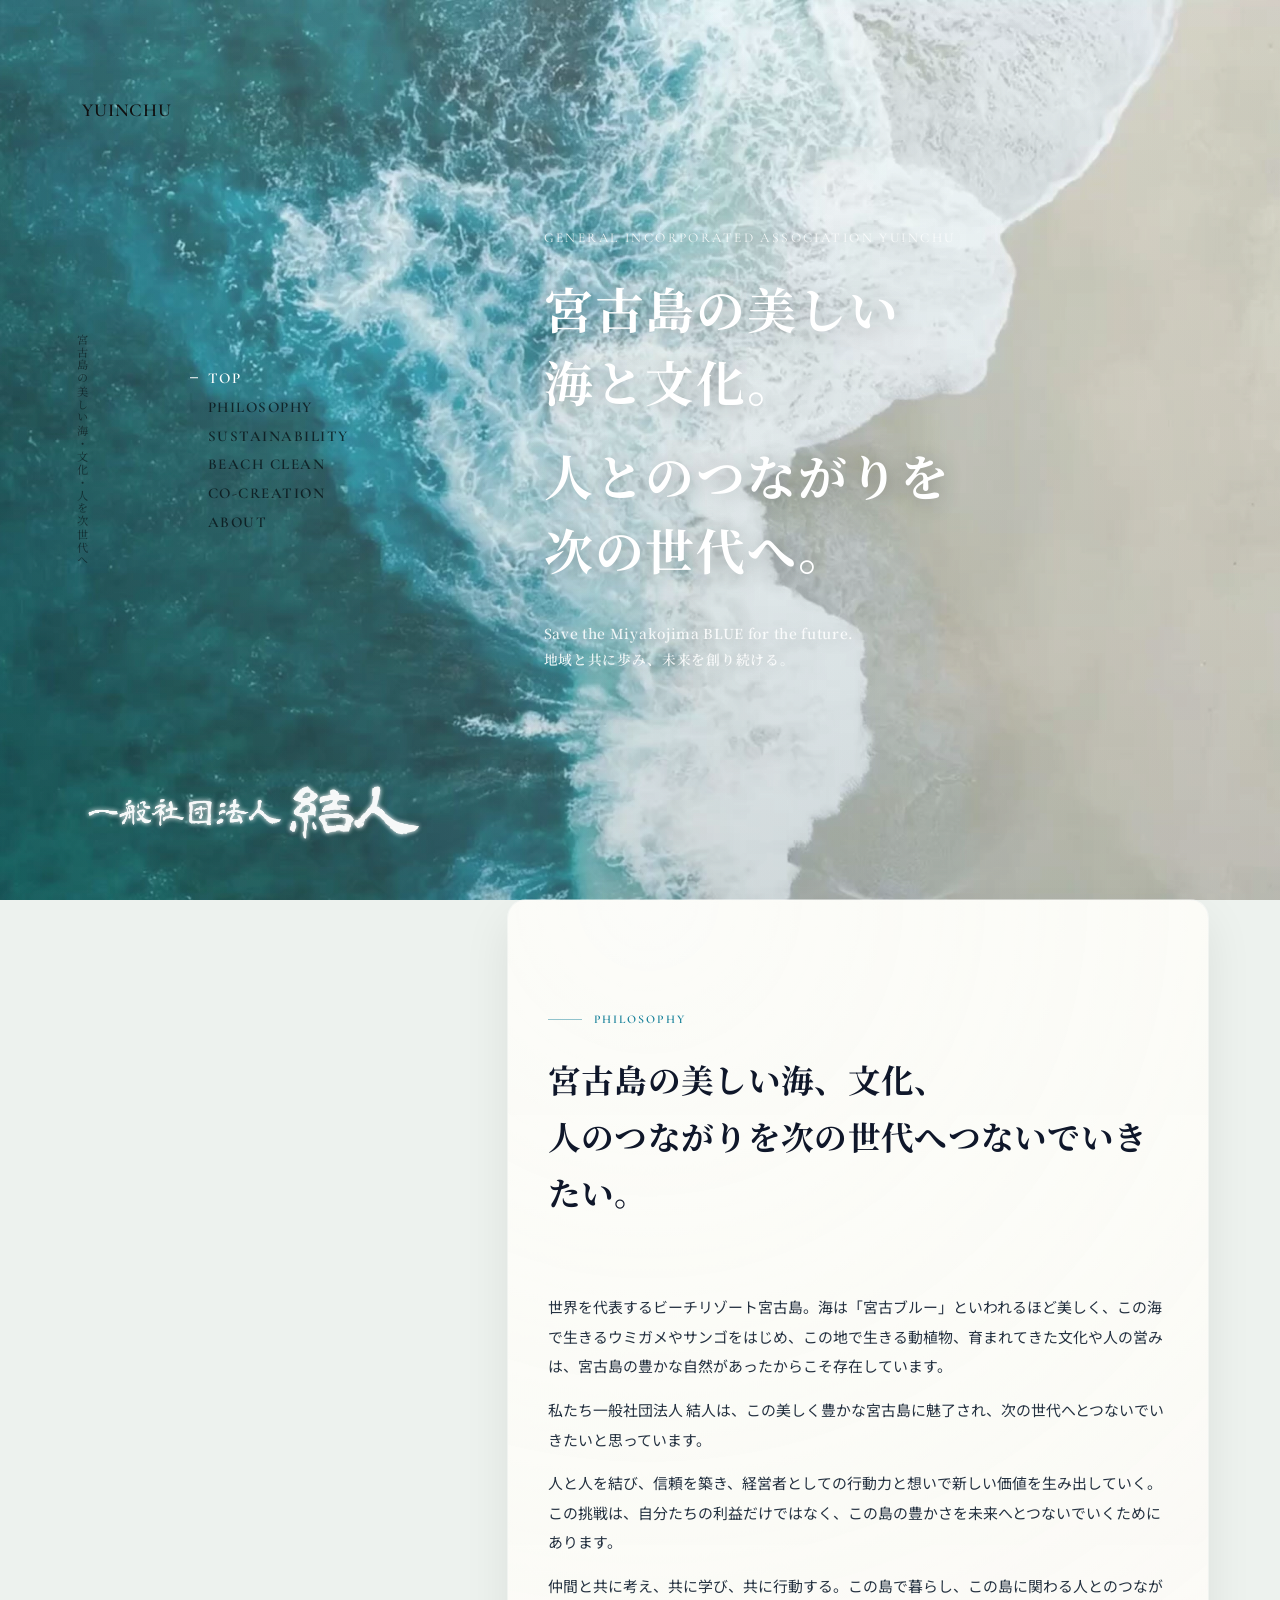
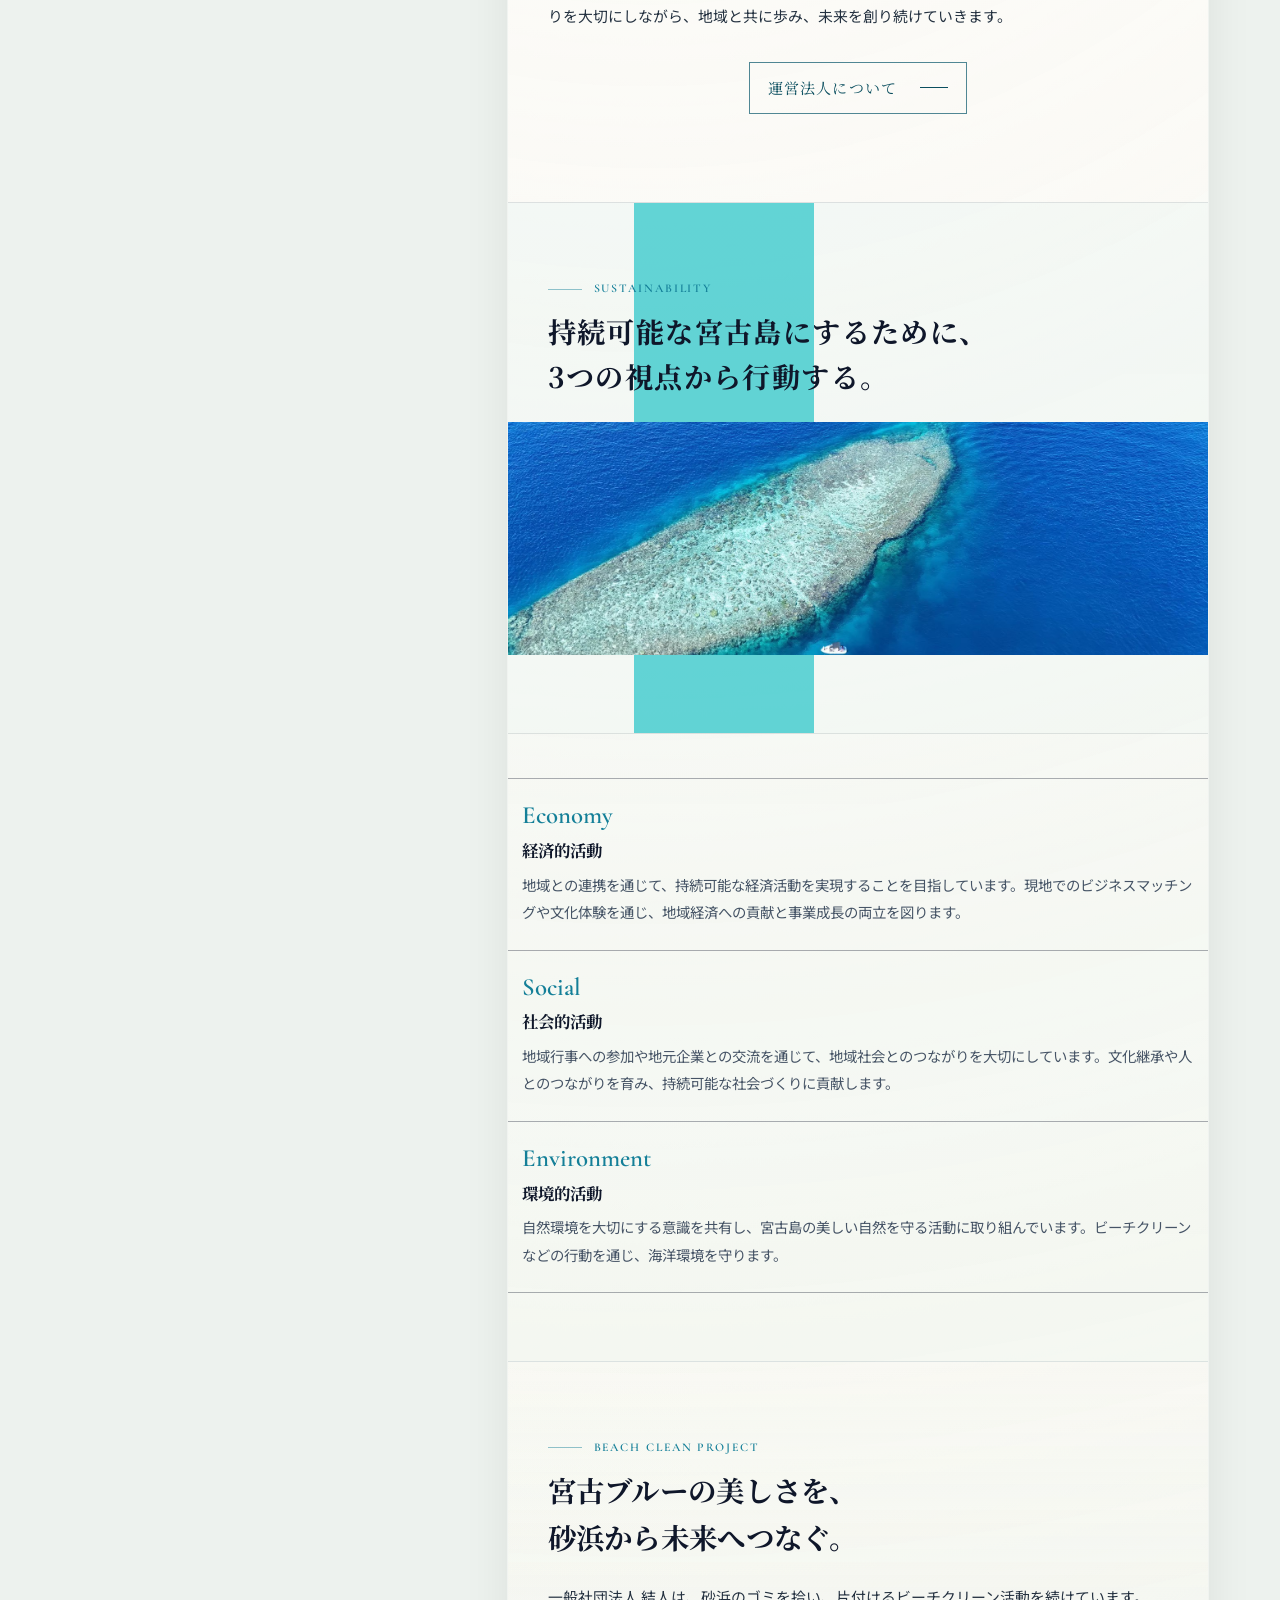
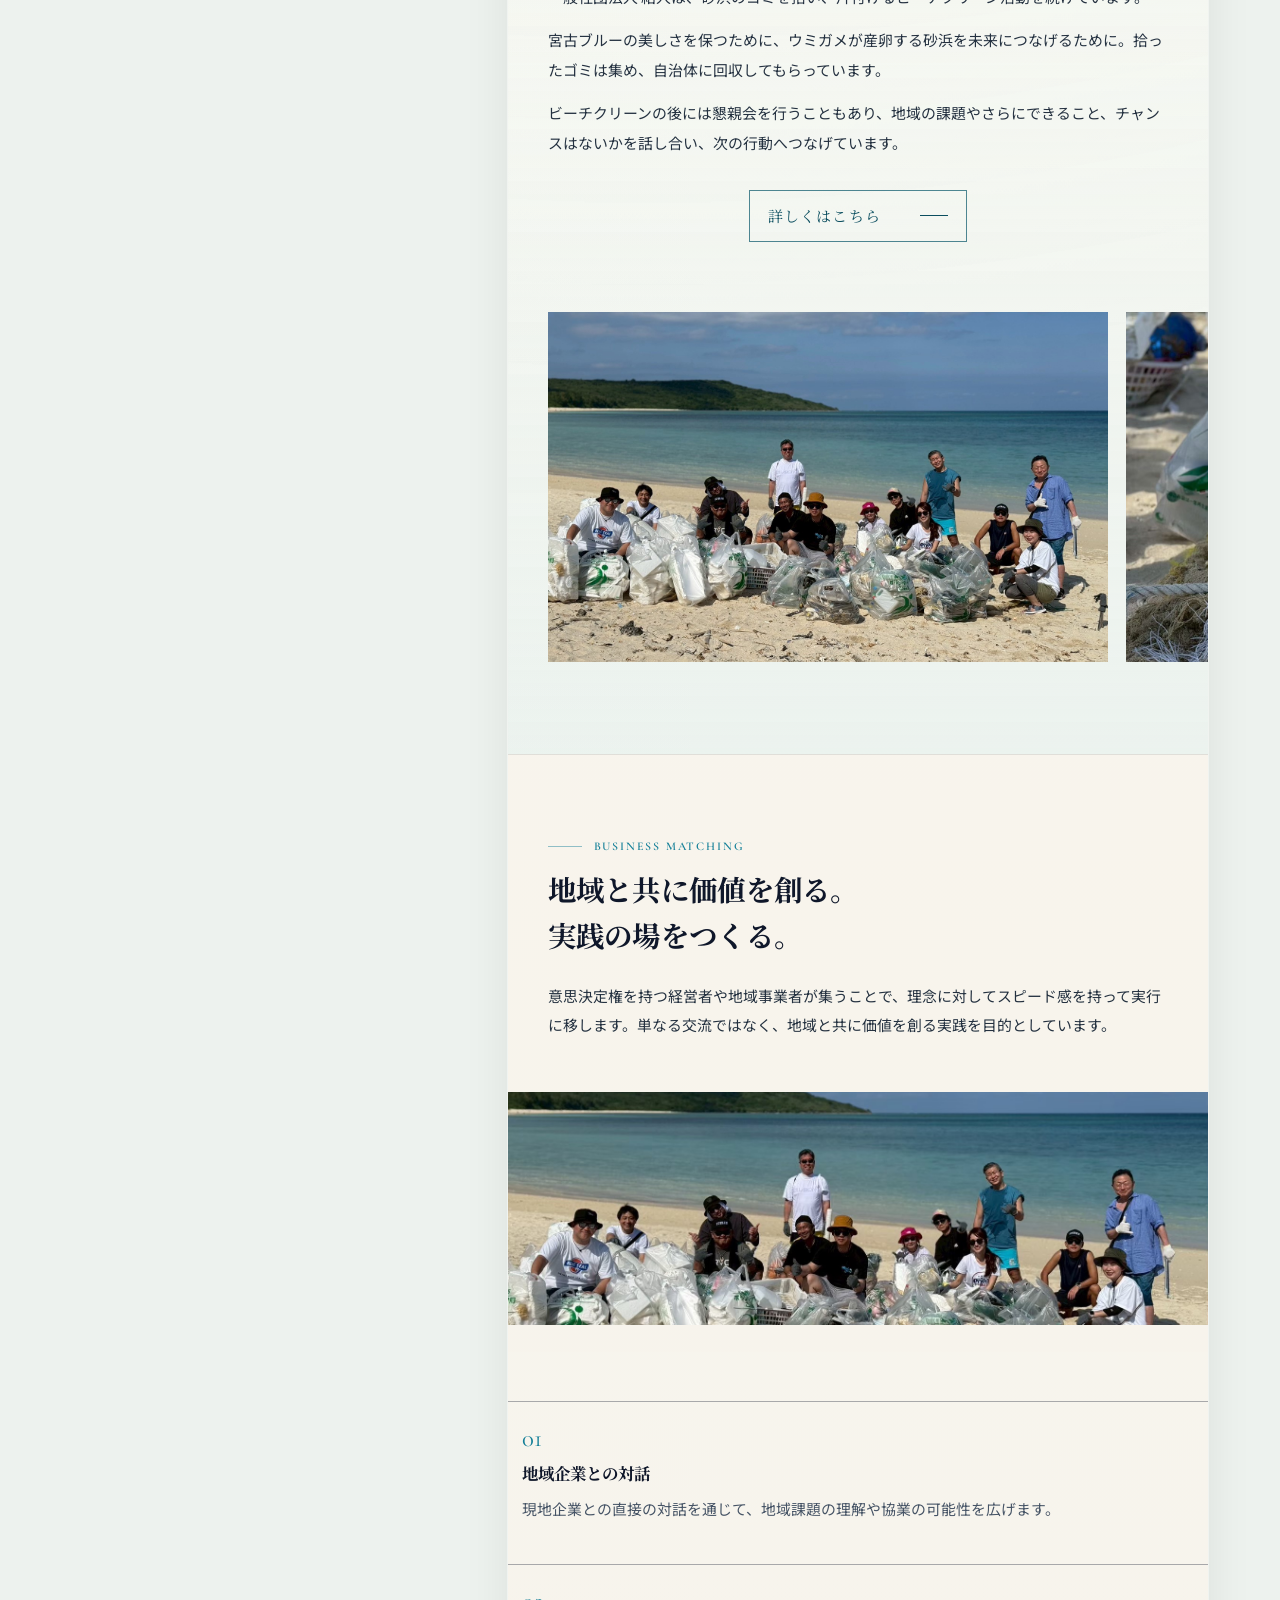
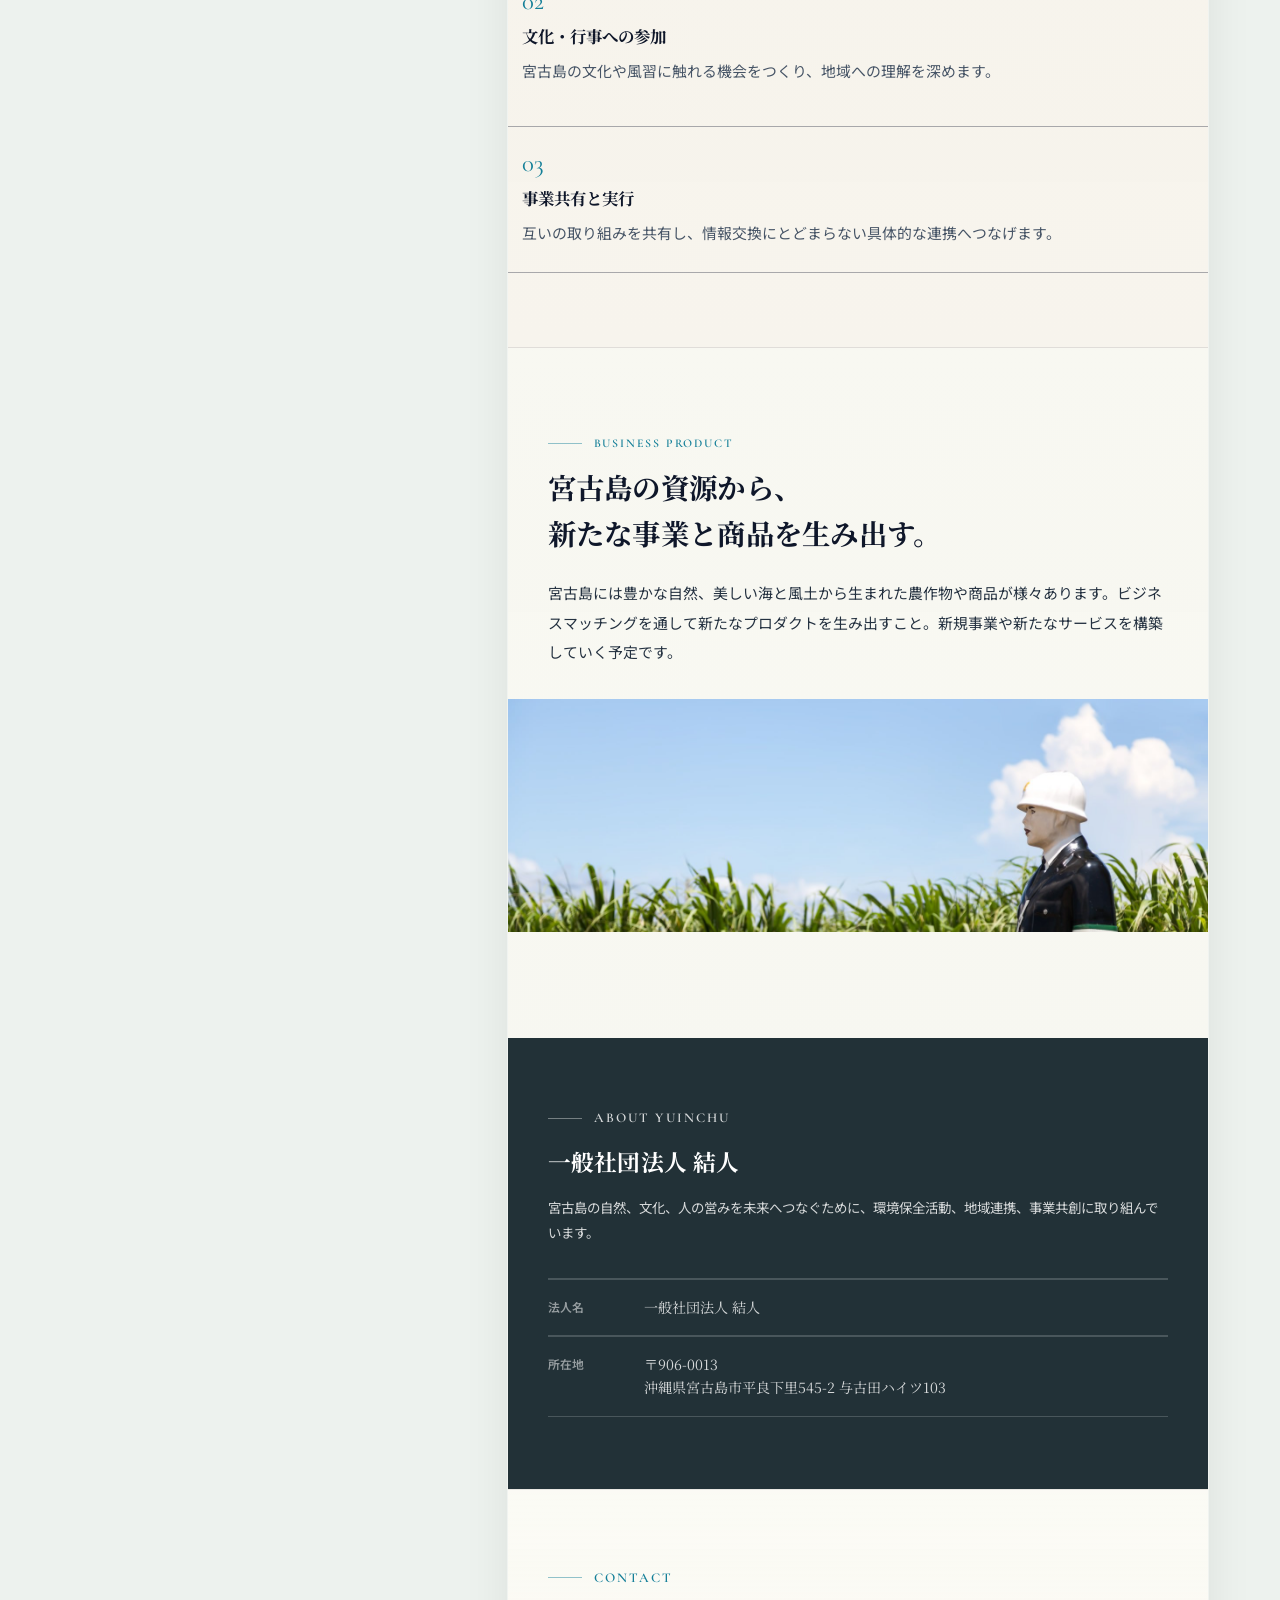
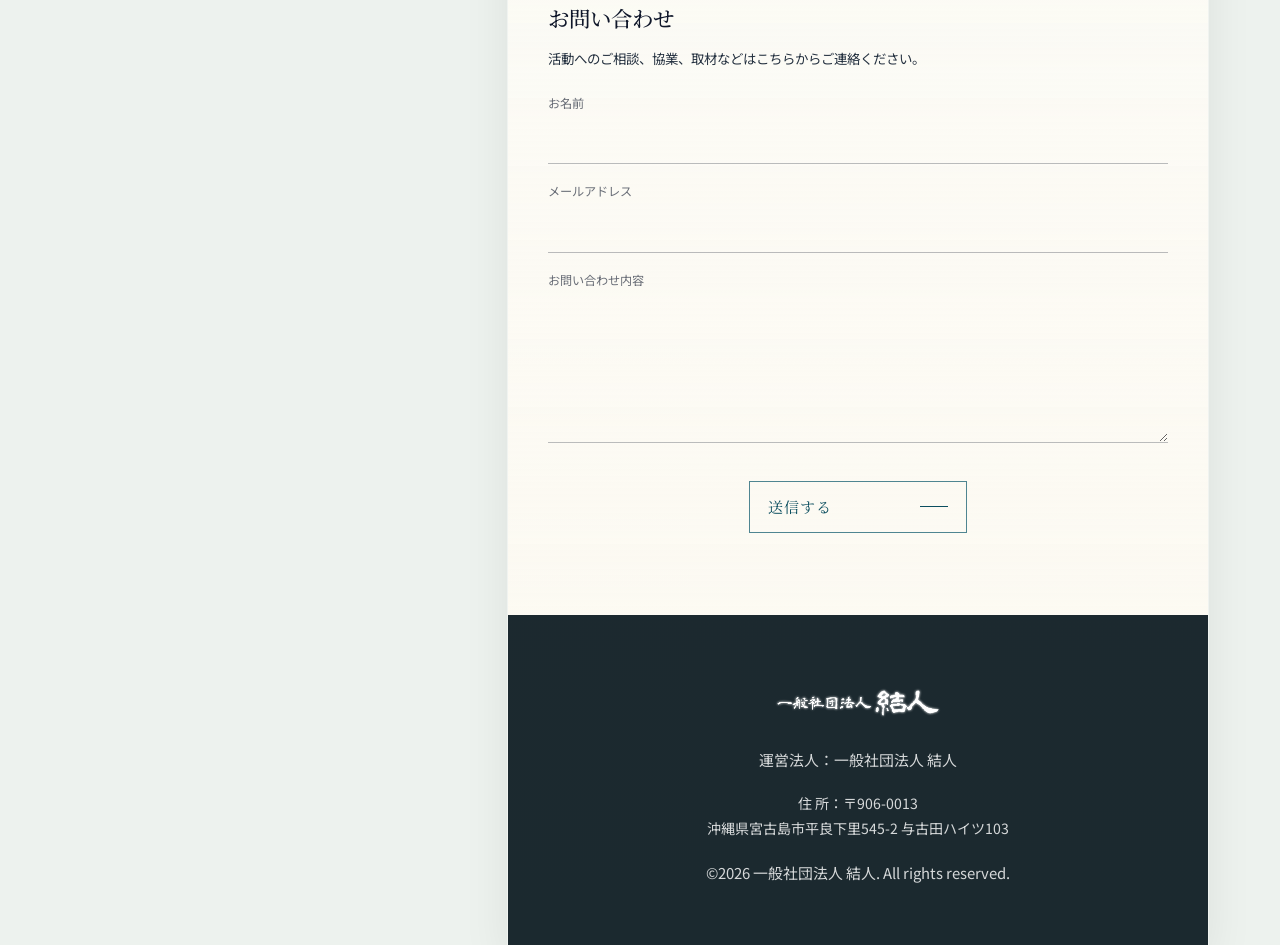
<file: index.html>
<!DOCTYPE html>
<html lang="ja">
<head>
  <meta charset="UTF-8">
  <meta name="viewport" content="width=device-width, initial-scale=1.0">
  <meta name="robots" content="noindex, nofollow">
  <meta name="description" content="一般社団法人 結人は、宮古島の美しい海・文化・人のつながりを次世代へつなぐため、環境保全、地域連携、持続可能な経済活動に取り組む法人です。">
  <title>一般社団法人 結人｜宮古島の美しい海・文化・人を次世代へ</title>
  <link rel="icon" href="assets/favicon.png" type="image/png">
  <link rel="stylesheet" href="style.css?v=260826-1">
  <link rel="preconnect" href="https://fonts.googleapis.com">
  <link rel="preconnect" href="https://fonts.gstatic.com" crossorigin>
  <link href="https://fonts.googleapis.com/css2?family=Noto+Sans+JP:wght@300;400;500;700&family=Noto+Serif+JP:wght@400;500;600;700&family=Cormorant+Garamond:wght@400;500;600&display=swap" rel="stylesheet">
</head>
<body class="hiroha-layout">
  <div class="ambient-video" aria-hidden="true">
    <video autoplay muted loop playsinline poster="assets/hero-ocean.jpg">
      <source src="assets/260413_yuinchubackground.mp4" type="video/mp4">
    </video>
  </div>
  <div class="ambient-overlay" aria-hidden="true"></div>
  <a class="side-logo" href="#top" aria-label="一般社団法人 結人 トップへ">
    <img src="assets/footer-logo.png" alt="">
  </a>
  <p class="side-copy" aria-hidden="true">宮古島の美しい海・文化・人を次世代へ</p>

  <header class="site-header" id="top">
    <div class="site-header__inner">
      <a class="brand" href="#top" aria-label="一般社団法人 結人 トップへ">
        <span>YUINCHU</span>
      </a>
      <nav class="global-nav" id="global-nav" aria-label="サイトナビゲーション">
        <a href="#top">TOP</a>
        <a href="#philosophy">PHILOSOPHY</a>
        <a href="#sustainability">SUSTAINABILITY</a>
        <a href="#beach-clean">BEACH CLEAN</a>
        <a href="#co-creation">CO-CREATION</a>
        <a href="#company">ABOUT</a>
      </nav>
      <button class="menu-button" id="menu-button" type="button" aria-label="メニューを開閉" aria-controls="global-nav" aria-expanded="false">
        <span></span>
        <span></span>
        <span></span>
      </button>
    </div>
  </header>

  <main>
    <section class="hero corporate-hero" aria-labelledby="hero-title">
      <div class="hero__media" aria-hidden="true"></div>
      <div class="hero__content">
        <p class="hero__eyebrow">GENERAL INCORPORATED ASSOCIATION YUINCHU</p>
        <h1 class="hero__title" id="hero-title">宮古島の美しい<br>海と文化。<br><span>人とのつながりを<br>次の世代へ。</span></h1>
        <p class="hero__lead">Save the Miyakojima BLUE for the future.<br>地域と共に歩み、未来を創り続ける。</p>
      </div>
    </section>

    <div class="phone-stage">
      <section class="section intro" id="philosophy">
      <div class="container intro__layout">
        <div>
          <p class="section-label">PHILOSOPHY</p>
          <h2 class="section-title">宮古島の美しい海、文化、<br>人のつながりを次の世代へつないでいきたい。</h2>
        </div>
        <div class="intro__text">
          <p>世界を代表するビーチリゾート宮古島。海は「宮古ブルー」といわれるほど美しく、この海で生きるウミガメやサンゴをはじめ、この地で生きる動植物、育まれてきた文化や人の営みは、宮古島の豊かな自然があったからこそ存在しています。</p>
          <p>私たち一般社団法人 結人は、この美しく豊かな宮古島に魅了され、次の世代へとつないでいきたいと思っています。</p>
          <p>人と人を結び、信頼を築き、経営者としての行動力と想いで新しい価値を生み出していく。この挑戦は、自分たちの利益だけではなく、この島の豊かさを未来へとつないでいくためにあります。</p>
          <p>仲間と共に考え、共に学び、共に行動する。この島で暮らし、この島に関わる人とのつながりを大切にしながら、地域と共に歩み、未来を創り続けていきます。</p>
          <a class="section-link" href="about.html">運営法人について</a>
        </div>
      </div>
      </section>

    <section class="section sustainability" id="sustainability">
      <div class="container sustainability__inner">
        <p class="section-label">SUSTAINABILITY</p>
        <h2>持続可能な宮古島にするために、<br>3つの視点から行動する。</h2>
        <figure class="placeholder-frame sustainability__visual">
          <img src="assets/260625_photo/LINE_ALBUM_20260109_260625_1.jpg" alt="宮古島のサンゴ礁と海">
        </figure>
      </div>
    </section>

    <section class="section sustainability-actions" aria-label="サステナビリティの取り組み">
      <div class="container">
        <div class="card-grid card-grid--three">
          <article class="initiative-card">
            <span>Economy</span>
            <h3>経済的活動</h3>
            <p>地域との連携を通じて、持続可能な経済活動を実現することを目指しています。現地でのビジネスマッチングや文化体験を通じ、地域経済への貢献と事業成長の両立を図ります。</p>
          </article>
          <article class="initiative-card">
            <span>Social</span>
            <h3>社会的活動</h3>
            <p>地域行事への参加や地元企業との交流を通じて、地域社会とのつながりを大切にしています。文化継承や人とのつながりを育み、持続可能な社会づくりに貢献します。</p>
          </article>
          <article class="initiative-card">
            <span>Environment</span>
            <h3>環境的活動</h3>
            <p>自然環境を大切にする意識を共有し、宮古島の美しい自然を守る活動に取り組んでいます。ビーチクリーンなどの行動を通じ、海洋環境を守ります。</p>
          </article>
        </div>
      </div>
    </section>

    <section class="section beach-clean" id="beach-clean">
      <div class="container beach-clean__layout">
        <div class="beach-clean__copy">
          <p class="section-label">BEACH CLEAN PROJECT</p>
          <h2 class="section-title">宮古ブルーの美しさを、<br>砂浜から未来へつなぐ。</h2>
          <p>一般社団法人 結人は、砂浜のゴミを拾い、片付けるビーチクリーン活動を続けています。</p>
          <p>宮古ブルーの美しさを保つために、ウミガメが産卵する砂浜を未来につなげるために。拾ったゴミは集め、自治体に回収してもらっています。</p>
          <p>ビーチクリーンの後には懇親会を行うこともあり、地域の課題やさらにできること、チャンスはないかを話し合い、次の行動へつなげています。</p>
          <a class="section-link" href="beach-clean.html">詳しくはこちら</a>
        </div>
        <div class="beach-clean__slider" aria-label="ビーチクリーン活動写真スライダー">
          <div class="beach-clean__track">
            <figure>
              <img src="assets/beach-clean-team.jpg" alt="宮古島の砂浜で行われたビーチクリーン活動">
            </figure>
            <figure>
              <img src="assets/beach-clean-trash.jpg" alt="砂浜で回収された漂着ゴミ">
            </figure>
            <figure>
              <img src="assets/beach-clean-team-vertical.jpg" alt="ビーチクリーン活動に参加した人々">
            </figure>
            <figure>
              <img src="assets/beach-clean-collected.jpg" alt="ビーチクリーンで集められたゴミ">
            </figure>
            <figure aria-hidden="true">
              <img src="assets/beach-clean-team.jpg" alt="">
            </figure>
            <figure aria-hidden="true">
              <img src="assets/beach-clean-trash.jpg" alt="">
            </figure>
            <figure aria-hidden="true">
              <img src="assets/beach-clean-team-vertical.jpg" alt="">
            </figure>
            <figure aria-hidden="true">
              <img src="assets/beach-clean-collected.jpg" alt="">
            </figure>
          </div>
        </div>
      </div>
    </section>

    <section class="section co-creation" id="co-creation">
      <div class="container co-creation__layout">
        <div>
          <p class="section-label">BUSINESS MATCHING</p>
          <h2 class="section-title">地域と共に価値を創る。<br>実践の場をつくる。</h2>
          <p>意思決定権を持つ経営者や地域事業者が集うことで、理念に対してスピード感を持って実行に移します。単なる交流ではなく、地域と共に価値を創る実践を目的としています。</p>
        </div>
        <figure class="placeholder-frame co-creation__visual">
          <img src="assets/260625_photo/LINE_ALBUM_20260508_260625_18.jpg" alt="宮古島のビーチで活動する人々">
        </figure>
        <div class="co-creation__cards">
          <article>
            <span>01</span>
            <h3>地域企業との対話</h3>
            <p>現地企業との直接の対話を通じて、地域課題の理解や協業の可能性を広げます。</p>
          </article>
          <article>
            <span>02</span>
            <h3>文化・行事への参加</h3>
            <p>宮古島の文化や風習に触れる機会をつくり、地域への理解を深めます。</p>
          </article>
          <article>
            <span>03</span>
            <h3>事業共有と実行</h3>
            <p>互いの取り組みを共有し、情報交換にとどまらない具体的な連携へつなげます。</p>
          </article>
        </div>
      </div>
    </section>

    <section class="section product">
      <div class="container product__layout">
        <figure>
          <img src="assets/gallery-beach-02.jpg" alt="宮古島の美しい海と砂浜">
        </figure>
        <div>
          <p class="section-label">BUSINESS PRODUCT</p>
          <h2 class="section-title">宮古島の資源から、<br>新たな事業と商品を生み出す。</h2>
          <p>宮古島には豊かな自然、美しい海と風土から生まれた農作物や商品が様々あります。ビジネスマッチングを通して新たなプロダクトを生み出すこと。新規事業や新たなサービスを構築していく予定です。</p>
        </div>
      </div>
    </section>

    <section class="section company" id="company">
      <div class="container company__layout">
        <div>
          <p class="section-label">ABOUT YUINCHU</p>
          <h2 class="section-title">一般社団法人 結人</h2>
          <p>宮古島の自然、文化、人の営みを未来へつなぐために、環境保全活動、地域連携、事業共創に取り組んでいます。</p>
        </div>
        <dl class="company-table">
          <div>
            <dt>法人名</dt>
            <dd>一般社団法人 結人</dd>
          </div>
          <div>
            <dt>所在地</dt>
            <dd>〒906-0013<br>沖縄県宮古島市平良下里545-2 与古田ハイツ103</dd>
          </div>
        </dl>
      </div>
    </section>

    <section class="section contact" id="contact">
      <div class="container contact__layout">
        <form class="contact-form" id="contact-form" novalidate>
          <div class="contact-form__head">
            <p class="section-label">CONTACT</p>
            <h3>お問い合わせ</h3>
            <p>活動へのご相談、協業、取材などはこちらからご連絡ください。</p>
          </div>
          <label>
            <span>お名前</span>
            <input type="text" name="name" autocomplete="name" required>
          </label>
          <label>
            <span>メールアドレス</span>
            <input type="email" name="email" autocomplete="email" required>
          </label>
          <label>
            <span>お問い合わせ内容</span>
            <textarea name="message" rows="5" required></textarea>
          </label>
          <!-- どのページから届いたかを記録する欄。人には見えない -->
          <input type="hidden" name="source" value="法人サイト">
          <!-- 迷惑送信よけ。人には見えない欄で、ここに入力があると機械と判断して捨てる -->
          <input class="contact-form__trap" type="text" name="website" tabindex="-1" autocomplete="off" aria-hidden="true">
          <button class="section-link contact-form__button" type="submit">送信する</button>
          <p class="contact-form__thanks" id="contact-thanks" role="status" aria-live="polite" tabindex="-1" hidden>ありがとうございます。お問い合わせを受け付けました。担当者より順次ご連絡いたします。</p>
        </form>
      </div>
    </section>

      <footer class="footer">
        <div class="container footer__inner">
          <img src="assets/footer-logo.png" alt="一般社団法人 結人">
          <p>運営法人：一般社団法人 結人</p>
          <address>住 所：〒906-0013<br>沖縄県宮古島市平良下里545-2 与古田ハイツ103</address>
          <p class="footer__copy">&copy;2026 一般社団法人 結人. All rights reserved.</p>
        </div>
      </footer>
    </div>
  </main>

  <script>
    const menuButton = document.getElementById('menu-button');
    const globalNav = document.getElementById('global-nav');
    const header = document.querySelector('.site-header');

    menuButton.addEventListener('click', () => {
      const isOpen = globalNav.classList.toggle('is-open');
      menuButton.classList.toggle('is-active', isOpen);
      document.body.classList.toggle('is-menu-open', isOpen);
      menuButton.setAttribute('aria-expanded', String(isOpen));
    });

    document.querySelectorAll('.global-nav a').forEach((link) => {
      link.addEventListener('click', () => {
        globalNav.classList.remove('is-open');
        menuButton.classList.remove('is-active');
        document.body.classList.remove('is-menu-open');
        menuButton.setAttribute('aria-expanded', 'false');
      });
    });

    const updateHeaderState = () => {
      header.classList.toggle('is-scrolled', window.scrollY > 40);
    };

    window.addEventListener('scroll', updateHeaderState);
    updateHeaderState();

    const navLinks = Array.from(document.querySelectorAll('.global-nav a[href^="#"]'));
    const navSections = navLinks
      .map((link) => document.querySelector(link.getAttribute('href')))
      .filter(Boolean);

    const updateCurrentNav = () => {
      let currentSection = navSections[0];
      navSections.forEach((section) => {
        const rect = section.getBoundingClientRect();
        if (rect.top <= window.innerHeight * 0.42) {
          currentSection = section;
        }
      });

      navLinks.forEach((link) => {
        link.classList.toggle('is-current', link.getAttribute('href') === `#${currentSection.id}`);
      });
    };

    window.addEventListener('scroll', updateCurrentNav);
    window.addEventListener('resize', updateCurrentNav);
    navLinks.forEach((link) => {
      link.addEventListener('click', () => {
        navLinks.forEach((navLink) => navLink.classList.remove('is-current'));
        link.classList.add('is-current');
      });
    });
    updateCurrentNav();

    // ── 問い合わせフォーム ──────────────────────────────────
    // 送信先は GAS（Google Apps Script）のウェブアプリURL。
    // ⚠️ FORM_ENDPOINT は index.html と beach-clean.html の2ページにある。
    //    URLをもらったら両方に貼る。片方だけだと、そのページのフォームが黙って準備中のままになる。
    // 設置手順は docs/260824_フォーム設置手順.md。
    // 空のあいだは「準備中」と出るだけで、外部へは何も送らない。
    const FORM_ENDPOINT = 'https://script.google.com/macros/s/AKfycbxFKGOOMtYHCPVky88VasHFgksMs4KGtFgyfDVQcy8qtW2qyQl0ZXv4TtIHbyn8DGXL/exec';

    const contactForm = document.getElementById('contact-form');
    const contactThanks = document.getElementById('contact-thanks');
    const contactButton = contactForm.querySelector('.contact-form__button');

    contactForm.addEventListener('submit', async (event) => {
      event.preventDefault();

      if (!contactForm.checkValidity()) {
        contactForm.reportValidity();
        return;
      }

      if (!FORM_ENDPOINT) {
        contactThanks.textContent = 'ただいまフォームを準備中です。お手数ですが、時間をおいてお試しください。';
        contactThanks.hidden = false;
        return;
      }

      const buttonLabel = contactButton.textContent;
      contactButton.disabled = true;
      contactButton.textContent = '送信中…';

      // GAS 側が e.parameter で素直に受け取れる形に変換する
      const params = new URLSearchParams();
      new FormData(contactForm).forEach((value, key) => params.append(key, value));

      try {
        await fetch(FORM_ENDPOINT, { method: 'POST', mode: 'no-cors', body: params });
        contactForm.querySelectorAll('label, .contact-form__button').forEach((element) => {
          element.hidden = true;
        });
        contactThanks.hidden = false;
        contactThanks.focus();
        contactThanks.scrollIntoView({ behavior: 'smooth', block: 'center' });
      } catch (error) {
        contactButton.disabled = false;
        contactButton.textContent = buttonLabel;
        window.alert('送信に失敗しました。時間をおいて、もう一度お試しください。');
      }
    });

    const motionTargets = document.querySelectorAll(
      '.section-label, .section-title, .intro__text p, .sustainability h2, .placeholder-frame, .initiative-card, .beach-clean__copy p, .section-link, .beach-clean__slider, .co-creation p, .co-creation__cards article, .product figure, .product p, .company__layout > *, .contact__layout > *'
    );

    if (!window.matchMedia('(prefers-reduced-motion: reduce)').matches) {
      motionTargets.forEach((element) => element.classList.add('reveal'));

      const revealObserver = new IntersectionObserver((entries) => {
        entries.forEach((entry) => {
          if (entry.isIntersecting) {
            entry.target.classList.add('is-visible');
            revealObserver.unobserve(entry.target);
          }
        });
      }, {
        threshold: 0.12,
        rootMargin: '0px 0px -8% 0px'
      });

      const showVisibleElement = (element) => {
        const rect = element.getBoundingClientRect();
        if (rect.top < window.innerHeight * 0.94 && rect.bottom > window.innerHeight * 0.04) {
          element.classList.add('is-visible');
          revealObserver.unobserve(element);
        }
      };

      motionTargets.forEach((element) => {
        revealObserver.observe(element);
        showVisibleElement(element);
      });
    }
  </script>
</body>
</html>
</file>
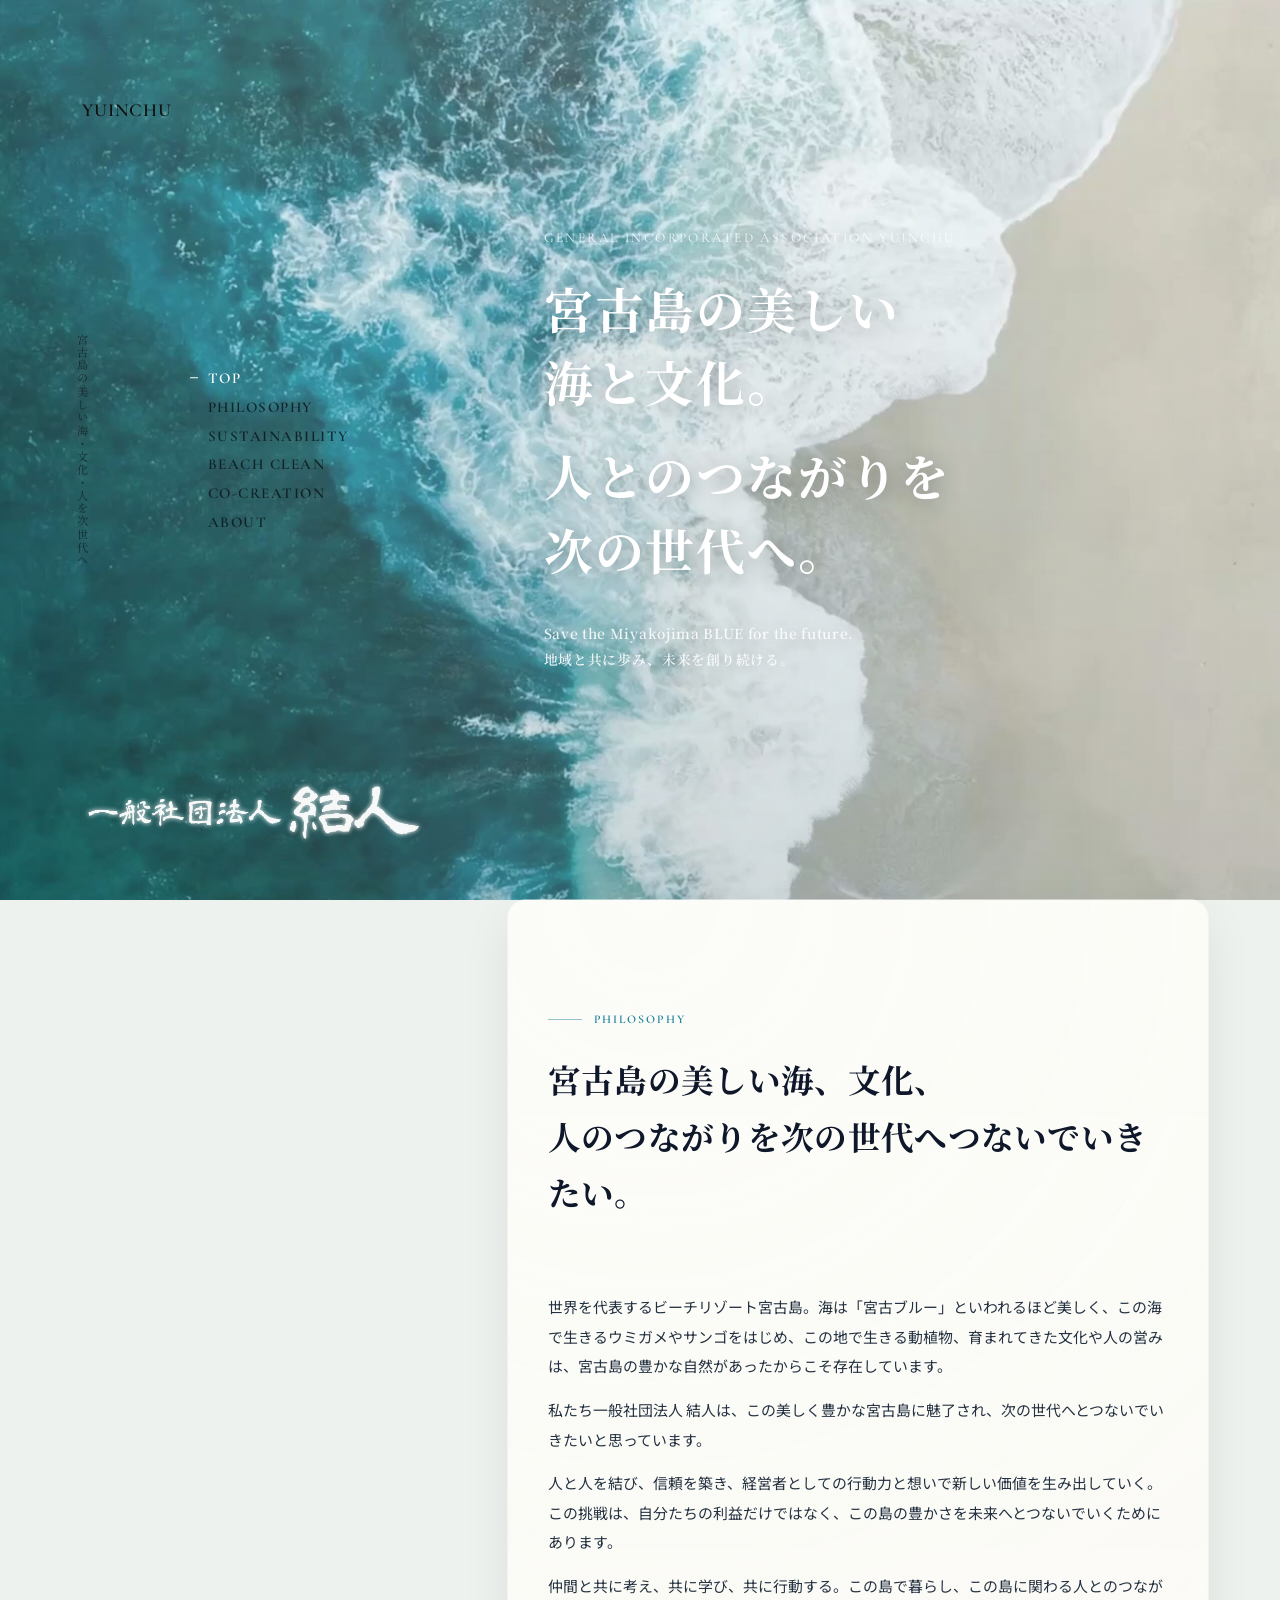
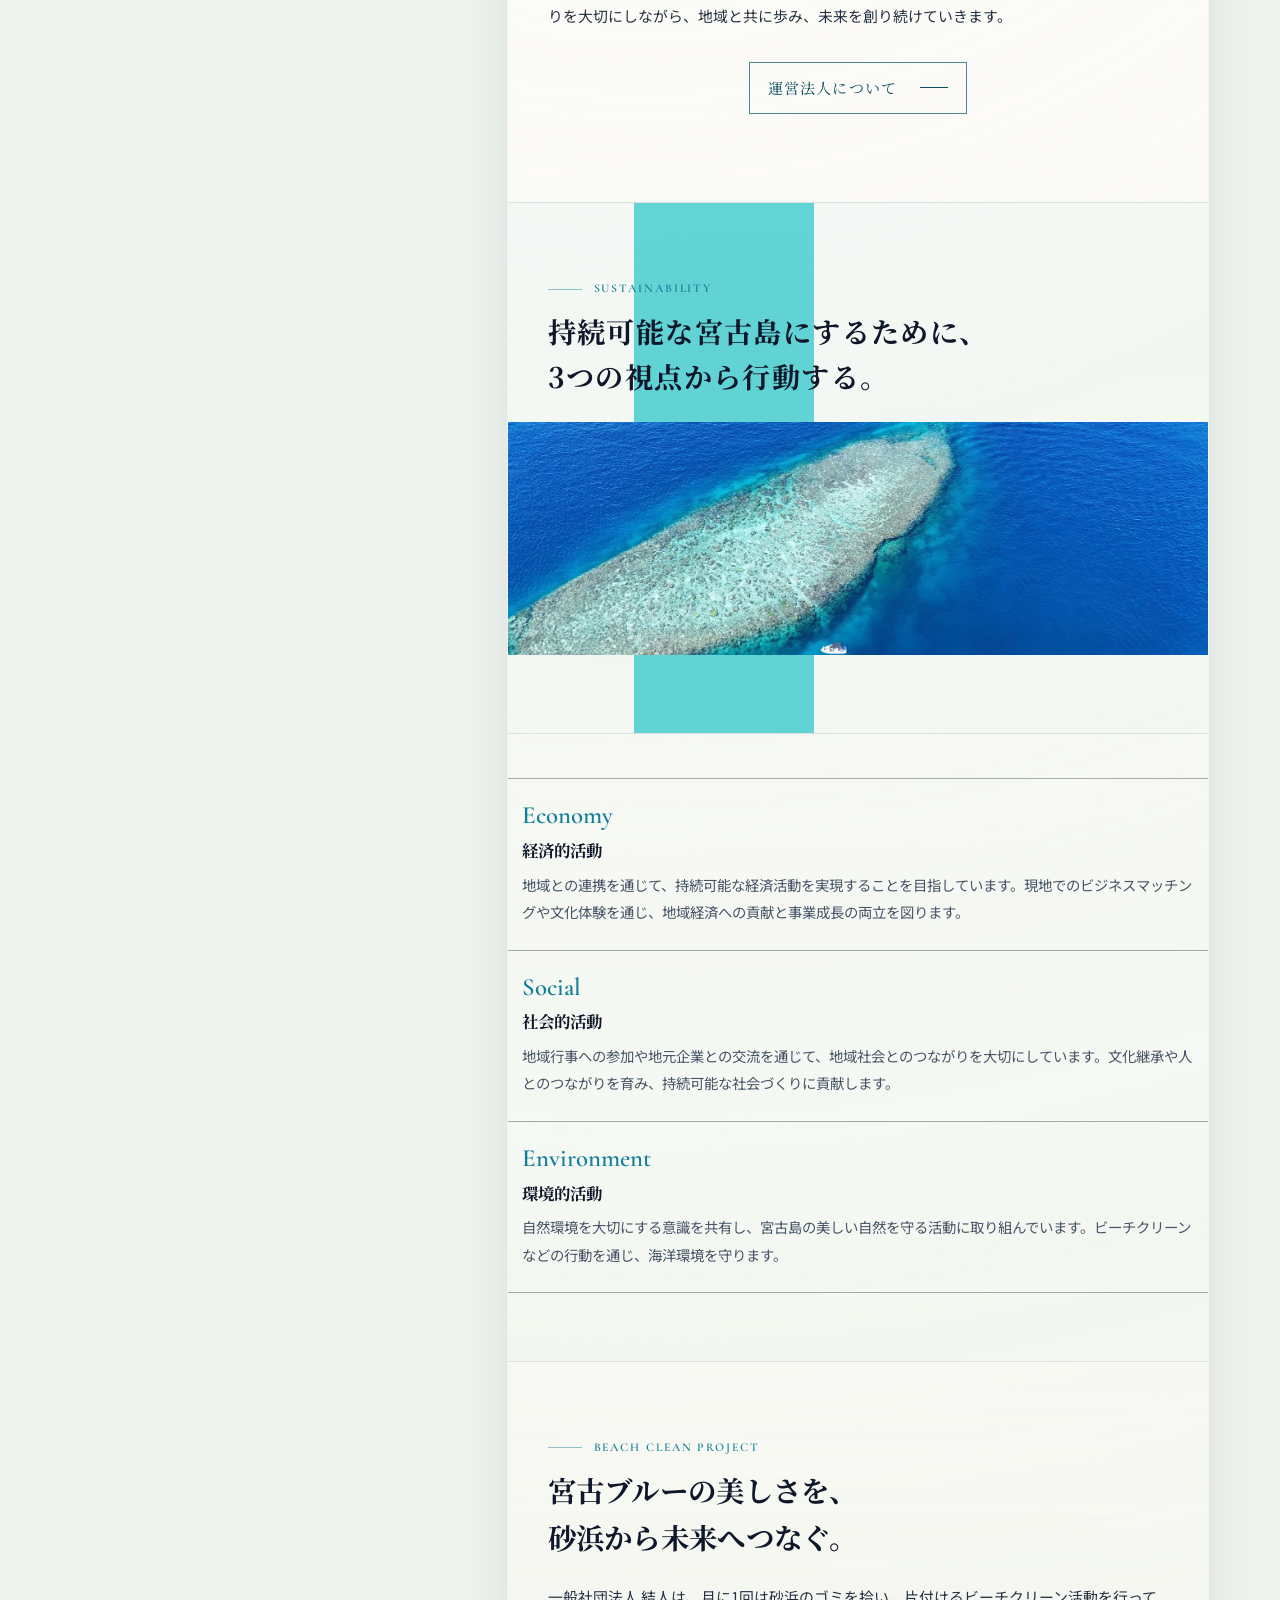
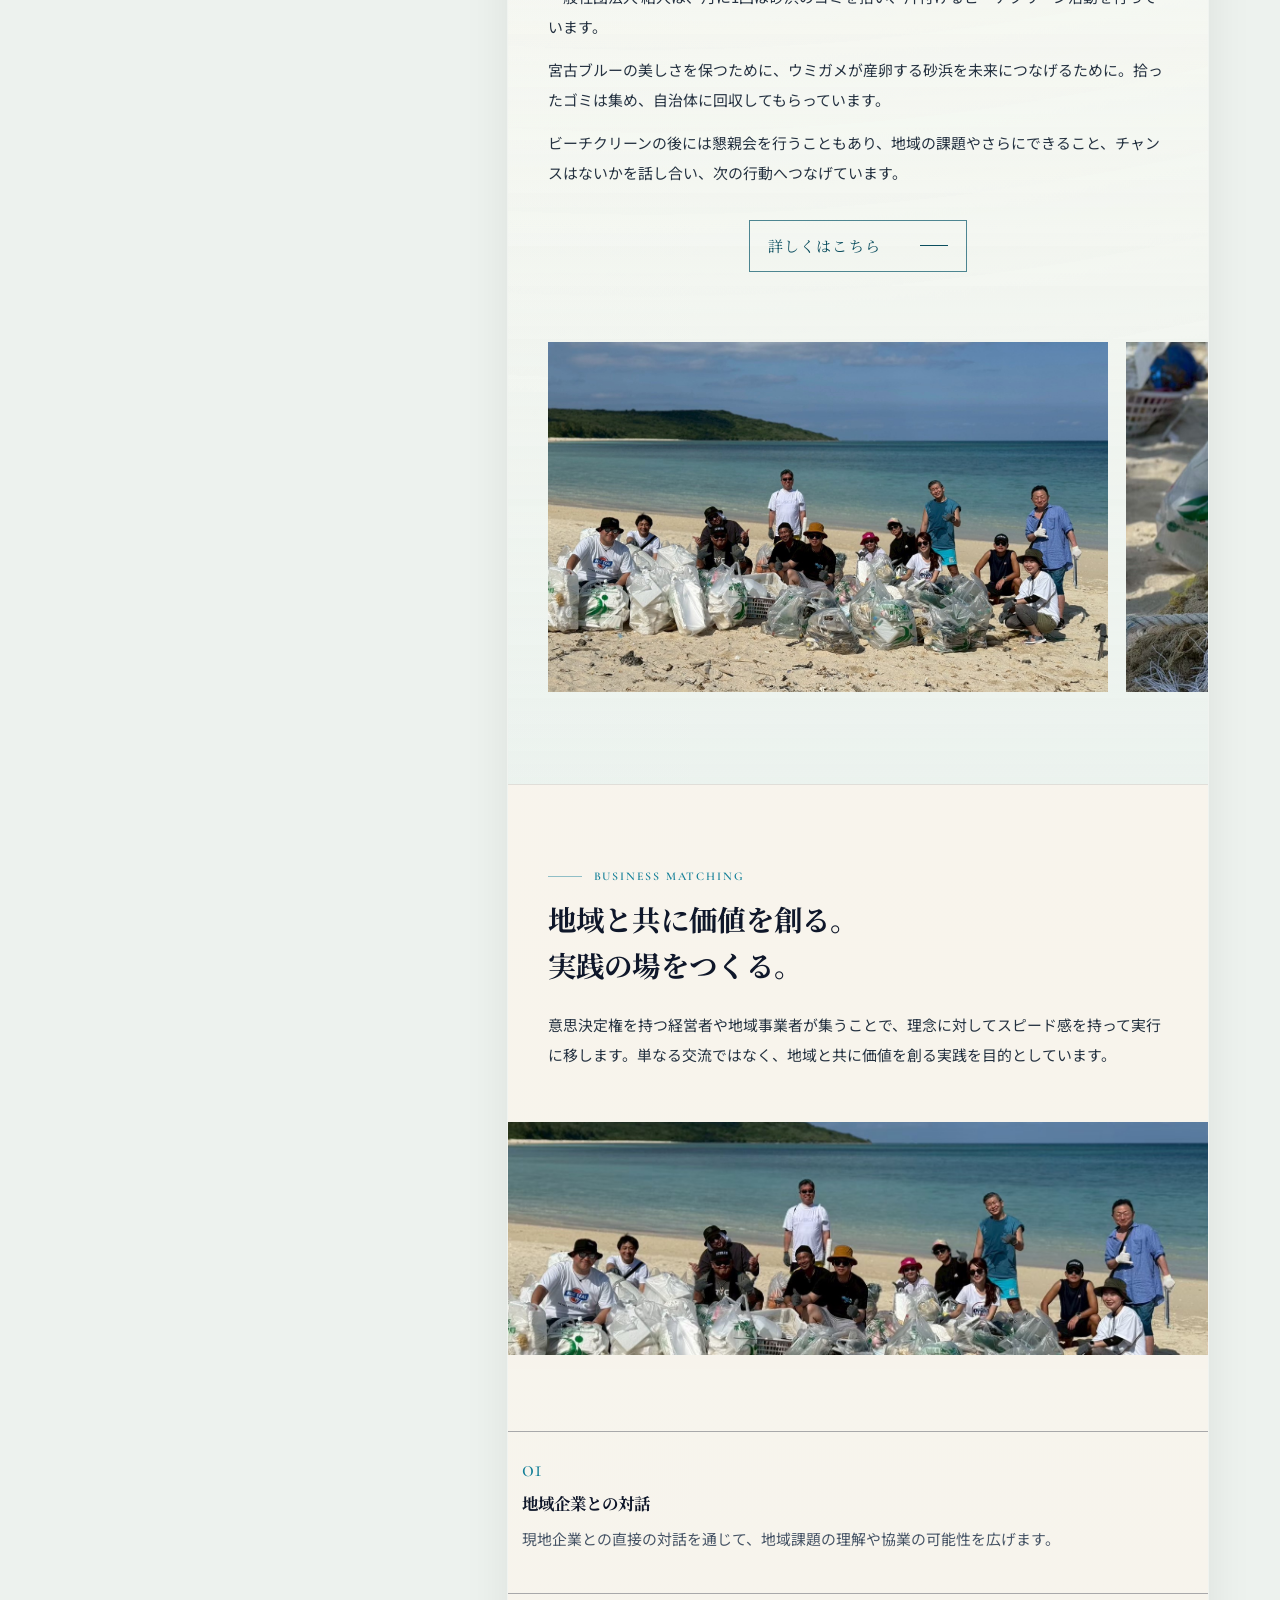
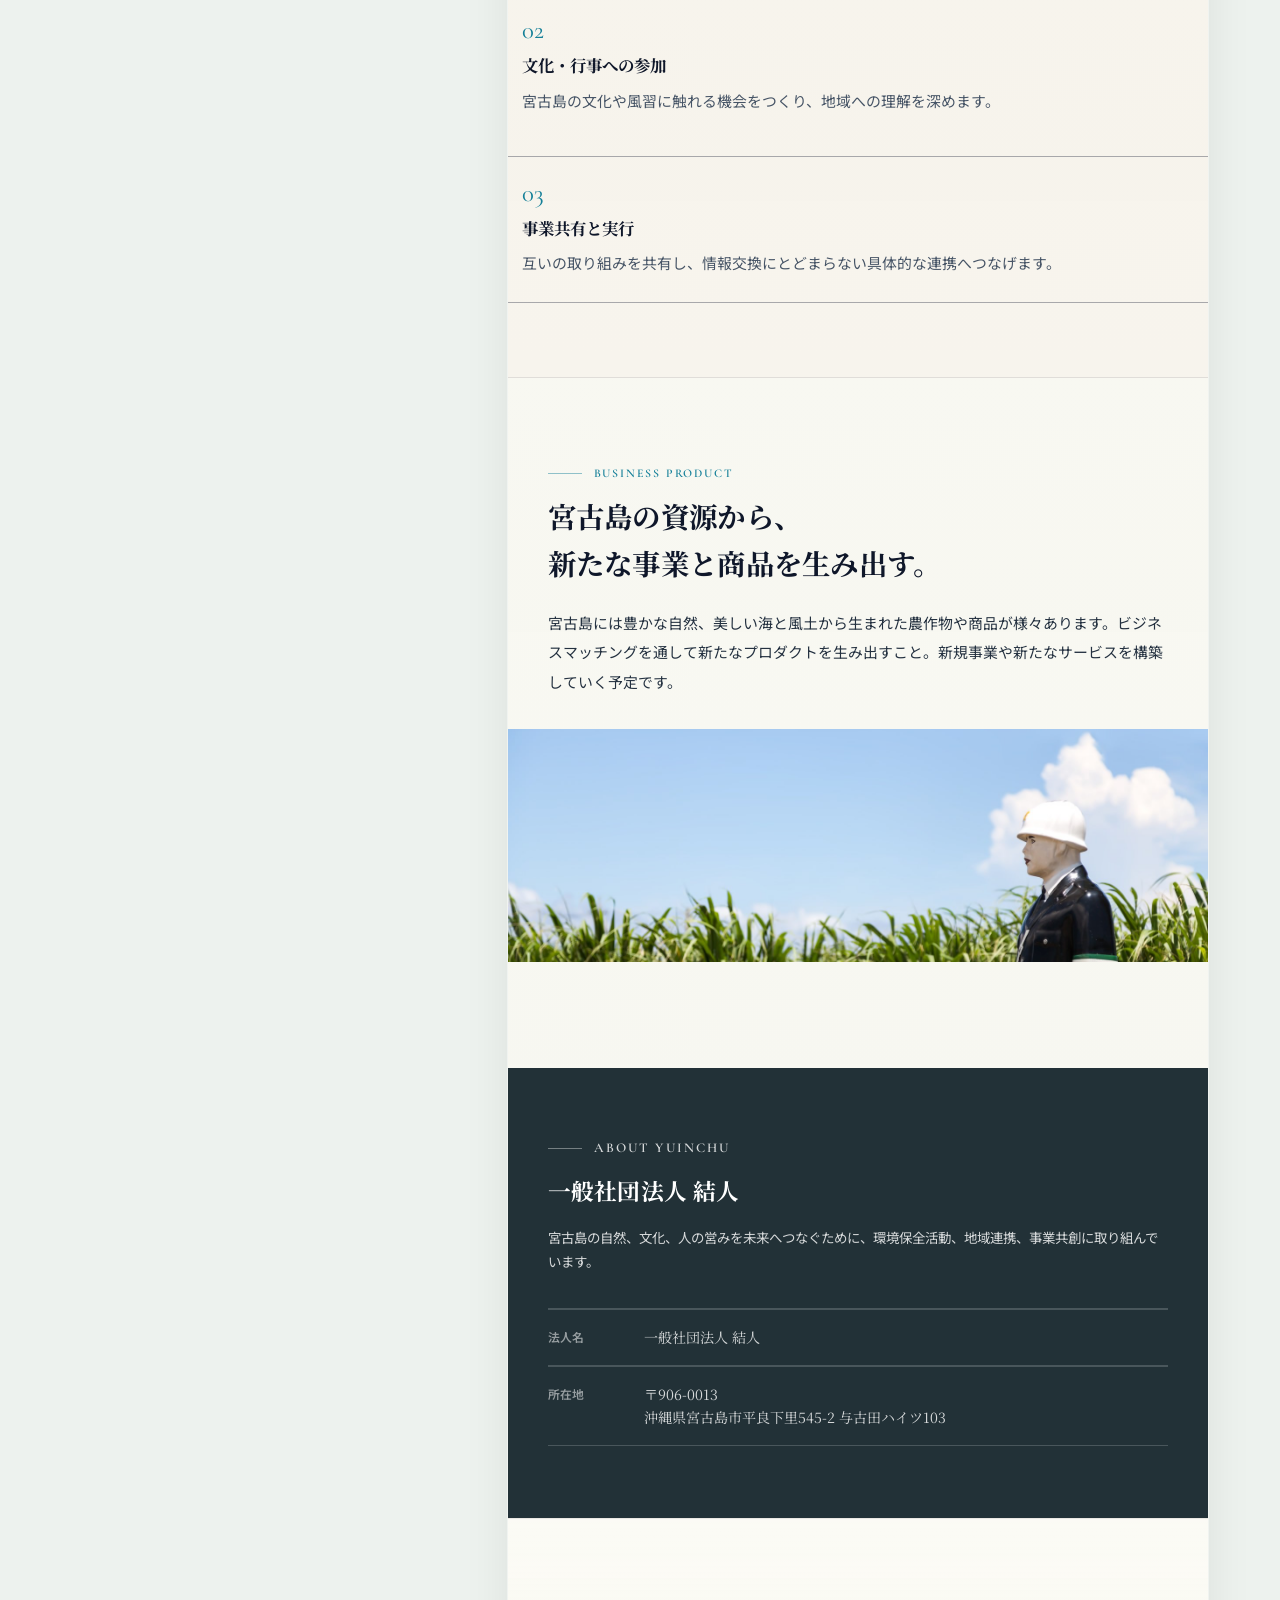
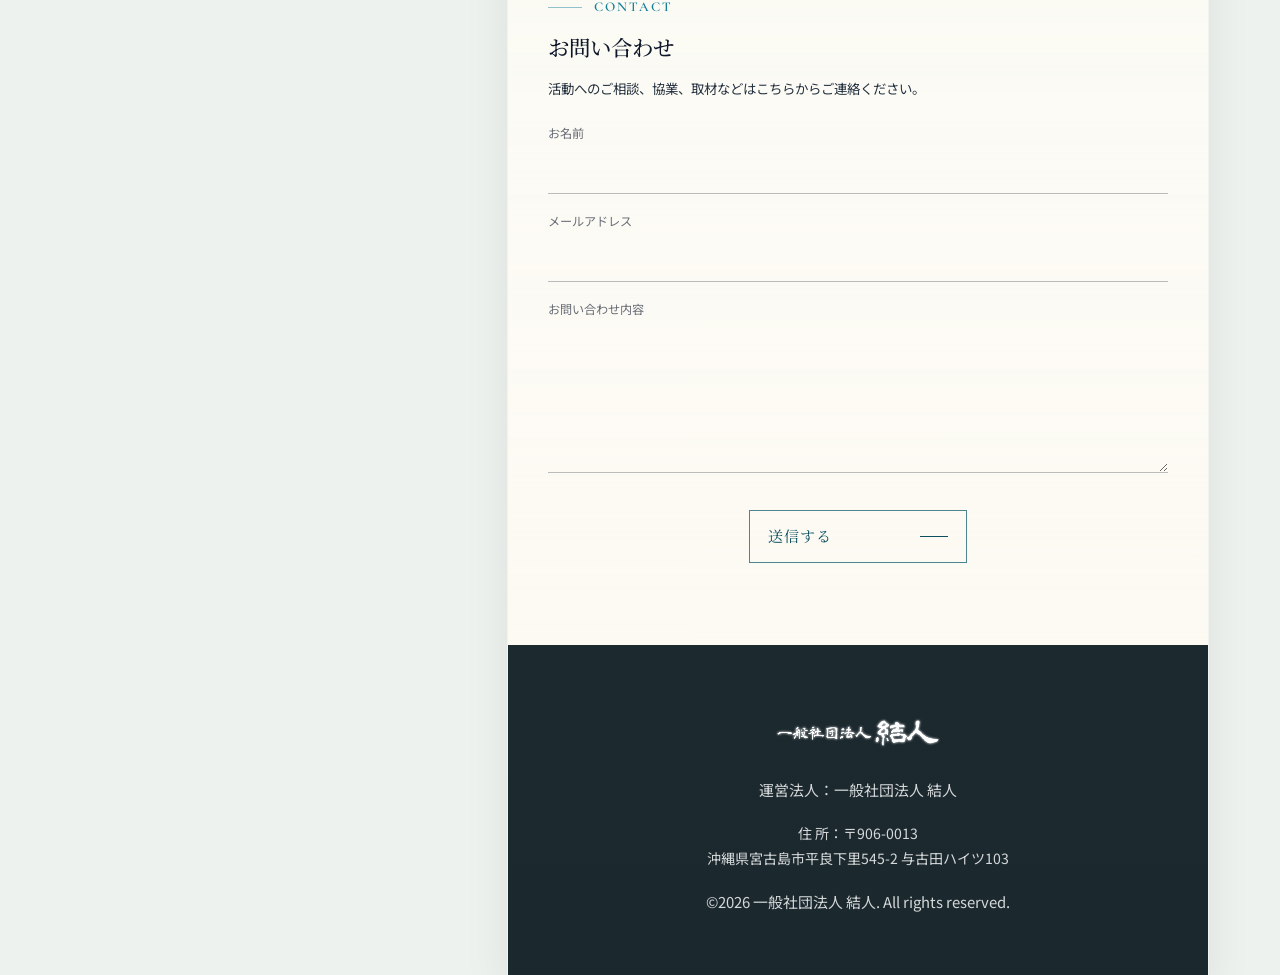
<file: yuinchu_site_260824_v1/index.html>
<!DOCTYPE html>
<html lang="ja">
<head>
  <meta charset="UTF-8">
  <meta name="viewport" content="width=device-width, initial-scale=1.0">
  <meta name="robots" content="noindex, nofollow">
  <meta name="description" content="一般社団法人 結人は、宮古島の美しい海・文化・人のつながりを次世代へつなぐため、環境保全、地域連携、持続可能な経済活動に取り組む法人です。">
  <title>一般社団法人 結人｜宮古島の美しい海・文化・人を次世代へ</title>
  <link rel="icon" href="assets/favicon.png" type="image/png">
  <link rel="stylesheet" href="style.css?v=260824-1">
  <link rel="preconnect" href="https://fonts.googleapis.com">
  <link rel="preconnect" href="https://fonts.gstatic.com" crossorigin>
  <link href="https://fonts.googleapis.com/css2?family=Noto+Sans+JP:wght@300;400;500;700&family=Noto+Serif+JP:wght@400;500;600;700&family=Cormorant+Garamond:wght@400;500;600&display=swap" rel="stylesheet">
</head>
<body class="hiroha-layout">
  <div class="ambient-video" aria-hidden="true">
    <video autoplay muted loop playsinline poster="assets/hero-ocean.jpg">
      <source src="assets/260413_yuinchubackground.mp4" type="video/mp4">
    </video>
  </div>
  <div class="ambient-overlay" aria-hidden="true"></div>
  <a class="side-logo" href="#top" aria-label="一般社団法人 結人 トップへ">
    <img src="assets/footer-logo.png" alt="">
  </a>
  <p class="side-copy" aria-hidden="true">宮古島の美しい海・文化・人を次世代へ</p>

  <header class="site-header" id="top">
    <div class="site-header__inner">
      <a class="brand" href="#top" aria-label="一般社団法人 結人 トップへ">
        <span>YUINCHU</span>
      </a>
      <nav class="global-nav" id="global-nav" aria-label="サイトナビゲーション">
        <a href="#top">TOP</a>
        <a href="#philosophy">PHILOSOPHY</a>
        <a href="#sustainability">SUSTAINABILITY</a>
        <a href="#beach-clean">BEACH CLEAN</a>
        <a href="#co-creation">CO-CREATION</a>
        <a href="#company">ABOUT</a>
      </nav>
      <button class="menu-button" id="menu-button" type="button" aria-label="メニューを開閉" aria-controls="global-nav" aria-expanded="false">
        <span></span>
        <span></span>
        <span></span>
      </button>
    </div>
  </header>

  <main>
    <section class="hero corporate-hero" aria-labelledby="hero-title">
      <div class="hero__media" aria-hidden="true"></div>
      <div class="hero__content">
        <p class="hero__eyebrow">GENERAL INCORPORATED ASSOCIATION YUINCHU</p>
        <h1 class="hero__title" id="hero-title">宮古島の美しい<br>海と文化。<br><span>人とのつながりを<br>次の世代へ。</span></h1>
        <p class="hero__lead">Save the Miyakojima BLUE for the future.<br>地域と共に歩み、未来を創り続ける。</p>
      </div>
    </section>

    <div class="phone-stage">
      <section class="section intro" id="philosophy">
      <div class="container intro__layout">
        <div>
          <p class="section-label">PHILOSOPHY</p>
          <h2 class="section-title">宮古島の美しい海、文化、<br>人のつながりを次の世代へつないでいきたい。</h2>
        </div>
        <div class="intro__text">
          <p>世界を代表するビーチリゾート宮古島。海は「宮古ブルー」といわれるほど美しく、この海で生きるウミガメやサンゴをはじめ、この地で生きる動植物、育まれてきた文化や人の営みは、宮古島の豊かな自然があったからこそ存在しています。</p>
          <p>私たち一般社団法人 結人は、この美しく豊かな宮古島に魅了され、次の世代へとつないでいきたいと思っています。</p>
          <p>人と人を結び、信頼を築き、経営者としての行動力と想いで新しい価値を生み出していく。この挑戦は、自分たちの利益だけではなく、この島の豊かさを未来へとつないでいくためにあります。</p>
          <p>仲間と共に考え、共に学び、共に行動する。この島で暮らし、この島に関わる人とのつながりを大切にしながら、地域と共に歩み、未来を創り続けていきます。</p>
          <a class="section-link" href="about.html">運営法人について</a>
        </div>
      </div>
      </section>

    <section class="section sustainability" id="sustainability">
      <div class="container sustainability__inner">
        <p class="section-label">SUSTAINABILITY</p>
        <h2>持続可能な宮古島にするために、<br>3つの視点から行動する。</h2>
        <figure class="placeholder-frame sustainability__visual">
          <img src="assets/260625_photo/LINE_ALBUM_20260109_260625_1.jpg" alt="宮古島のサンゴ礁と海">
        </figure>
      </div>
    </section>

    <section class="section sustainability-actions" aria-label="サステナビリティの取り組み">
      <div class="container">
        <div class="card-grid card-grid--three">
          <article class="initiative-card">
            <span>Economy</span>
            <h3>経済的活動</h3>
            <p>地域との連携を通じて、持続可能な経済活動を実現することを目指しています。現地でのビジネスマッチングや文化体験を通じ、地域経済への貢献と事業成長の両立を図ります。</p>
          </article>
          <article class="initiative-card">
            <span>Social</span>
            <h3>社会的活動</h3>
            <p>地域行事への参加や地元企業との交流を通じて、地域社会とのつながりを大切にしています。文化継承や人とのつながりを育み、持続可能な社会づくりに貢献します。</p>
          </article>
          <article class="initiative-card">
            <span>Environment</span>
            <h3>環境的活動</h3>
            <p>自然環境を大切にする意識を共有し、宮古島の美しい自然を守る活動に取り組んでいます。ビーチクリーンなどの行動を通じ、海洋環境を守ります。</p>
          </article>
        </div>
      </div>
    </section>

    <section class="section beach-clean" id="beach-clean">
      <div class="container beach-clean__layout">
        <div class="beach-clean__copy">
          <p class="section-label">BEACH CLEAN PROJECT</p>
          <h2 class="section-title">宮古ブルーの美しさを、<br>砂浜から未来へつなぐ。</h2>
          <p>一般社団法人 結人は、月に1回は砂浜のゴミを拾い、片付けるビーチクリーン活動を行っています。</p>
          <p>宮古ブルーの美しさを保つために、ウミガメが産卵する砂浜を未来につなげるために。拾ったゴミは集め、自治体に回収してもらっています。</p>
          <p>ビーチクリーンの後には懇親会を行うこともあり、地域の課題やさらにできること、チャンスはないかを話し合い、次の行動へつなげています。</p>
          <a class="section-link" href="beach-clean.html">詳しくはこちら</a>
        </div>
        <div class="beach-clean__slider" aria-label="ビーチクリーン活動写真スライダー">
          <div class="beach-clean__track">
            <figure>
              <img src="assets/beach-clean-team.jpg" alt="宮古島の砂浜で行われたビーチクリーン活動">
            </figure>
            <figure>
              <img src="assets/beach-clean-trash.jpg" alt="砂浜で回収された漂着ゴミ">
            </figure>
            <figure>
              <img src="assets/beach-clean-team-vertical.jpg" alt="ビーチクリーン活動に参加した人々">
            </figure>
            <figure>
              <img src="assets/beach-clean-collected.jpg" alt="ビーチクリーンで集められたゴミ">
            </figure>
            <figure aria-hidden="true">
              <img src="assets/beach-clean-team.jpg" alt="">
            </figure>
            <figure aria-hidden="true">
              <img src="assets/beach-clean-trash.jpg" alt="">
            </figure>
            <figure aria-hidden="true">
              <img src="assets/beach-clean-team-vertical.jpg" alt="">
            </figure>
            <figure aria-hidden="true">
              <img src="assets/beach-clean-collected.jpg" alt="">
            </figure>
          </div>
        </div>
      </div>
    </section>

    <section class="section co-creation" id="co-creation">
      <div class="container co-creation__layout">
        <div>
          <p class="section-label">BUSINESS MATCHING</p>
          <h2 class="section-title">地域と共に価値を創る。<br>実践の場をつくる。</h2>
          <p>意思決定権を持つ経営者や地域事業者が集うことで、理念に対してスピード感を持って実行に移します。単なる交流ではなく、地域と共に価値を創る実践を目的としています。</p>
        </div>
        <figure class="placeholder-frame co-creation__visual">
          <img src="assets/260625_photo/LINE_ALBUM_20260508_260625_18.jpg" alt="宮古島のビーチで活動する人々">
        </figure>
        <div class="co-creation__cards">
          <article>
            <span>01</span>
            <h3>地域企業との対話</h3>
            <p>現地企業との直接の対話を通じて、地域課題の理解や協業の可能性を広げます。</p>
          </article>
          <article>
            <span>02</span>
            <h3>文化・行事への参加</h3>
            <p>宮古島の文化や風習に触れる機会をつくり、地域への理解を深めます。</p>
          </article>
          <article>
            <span>03</span>
            <h3>事業共有と実行</h3>
            <p>互いの取り組みを共有し、情報交換にとどまらない具体的な連携へつなげます。</p>
          </article>
        </div>
      </div>
    </section>

    <section class="section product">
      <div class="container product__layout">
        <figure>
          <img src="assets/gallery-beach-02.jpg" alt="宮古島の美しい海と砂浜">
        </figure>
        <div>
          <p class="section-label">BUSINESS PRODUCT</p>
          <h2 class="section-title">宮古島の資源から、<br>新たな事業と商品を生み出す。</h2>
          <p>宮古島には豊かな自然、美しい海と風土から生まれた農作物や商品が様々あります。ビジネスマッチングを通して新たなプロダクトを生み出すこと。新規事業や新たなサービスを構築していく予定です。</p>
        </div>
      </div>
    </section>

    <section class="section company" id="company">
      <div class="container company__layout">
        <div>
          <p class="section-label">ABOUT YUINCHU</p>
          <h2 class="section-title">一般社団法人 結人</h2>
          <p>宮古島の自然、文化、人の営みを未来へつなぐために、環境保全活動、地域連携、事業共創に取り組んでいます。</p>
        </div>
        <dl class="company-table">
          <div>
            <dt>法人名</dt>
            <dd>一般社団法人 結人</dd>
          </div>
          <div>
            <dt>所在地</dt>
            <dd>〒906-0013<br>沖縄県宮古島市平良下里545-2 与古田ハイツ103</dd>
          </div>
        </dl>
      </div>
    </section>

    <section class="section contact" id="contact">
      <div class="container contact__layout">
        <form class="contact-form" id="contact-form" novalidate>
          <div class="contact-form__head">
            <p class="section-label">CONTACT</p>
            <h3>お問い合わせ</h3>
            <p>活動へのご相談、協業、取材などはこちらからご連絡ください。</p>
          </div>
          <label>
            <span>お名前</span>
            <input type="text" name="name" autocomplete="name" required>
          </label>
          <label>
            <span>メールアドレス</span>
            <input type="email" name="email" autocomplete="email" required>
          </label>
          <label>
            <span>お問い合わせ内容</span>
            <textarea name="message" rows="5" required></textarea>
          </label>
          <!-- 迷惑送信よけ。人には見えない欄で、ここに入力があると機械と判断して捨てる -->
          <input class="contact-form__trap" type="text" name="website" tabindex="-1" autocomplete="off" aria-hidden="true">
          <button class="section-link contact-form__button" type="submit">送信する</button>
          <p class="contact-form__thanks" id="contact-thanks" role="status" aria-live="polite" tabindex="-1" hidden>ありがとうございます。お問い合わせを受け付けました。担当者より順次ご連絡いたします。</p>
        </form>
      </div>
    </section>

      <footer class="footer">
        <div class="container footer__inner">
          <img src="assets/footer-logo.png" alt="一般社団法人 結人">
          <p>運営法人：一般社団法人 結人</p>
          <address>住 所：〒906-0013<br>沖縄県宮古島市平良下里545-2 与古田ハイツ103</address>
          <p class="footer__copy">&copy;2026 一般社団法人 結人. All rights reserved.</p>
        </div>
      </footer>
    </div>
  </main>

  <script>
    const menuButton = document.getElementById('menu-button');
    const globalNav = document.getElementById('global-nav');
    const header = document.querySelector('.site-header');

    menuButton.addEventListener('click', () => {
      const isOpen = globalNav.classList.toggle('is-open');
      menuButton.classList.toggle('is-active', isOpen);
      document.body.classList.toggle('is-menu-open', isOpen);
      menuButton.setAttribute('aria-expanded', String(isOpen));
    });

    document.querySelectorAll('.global-nav a').forEach((link) => {
      link.addEventListener('click', () => {
        globalNav.classList.remove('is-open');
        menuButton.classList.remove('is-active');
        document.body.classList.remove('is-menu-open');
        menuButton.setAttribute('aria-expanded', 'false');
      });
    });

    const updateHeaderState = () => {
      header.classList.toggle('is-scrolled', window.scrollY > 40);
    };

    window.addEventListener('scroll', updateHeaderState);
    updateHeaderState();

    const navLinks = Array.from(document.querySelectorAll('.global-nav a[href^="#"]'));
    const navSections = navLinks
      .map((link) => document.querySelector(link.getAttribute('href')))
      .filter(Boolean);

    const updateCurrentNav = () => {
      let currentSection = navSections[0];
      navSections.forEach((section) => {
        const rect = section.getBoundingClientRect();
        if (rect.top <= window.innerHeight * 0.42) {
          currentSection = section;
        }
      });

      navLinks.forEach((link) => {
        link.classList.toggle('is-current', link.getAttribute('href') === `#${currentSection.id}`);
      });
    };

    window.addEventListener('scroll', updateCurrentNav);
    window.addEventListener('resize', updateCurrentNav);
    navLinks.forEach((link) => {
      link.addEventListener('click', () => {
        navLinks.forEach((navLink) => navLink.classList.remove('is-current'));
        link.classList.add('is-current');
      });
    });
    updateCurrentNav();

    // ── 問い合わせフォーム ──────────────────────────────────
    // 送信先は GAS（Google Apps Script）のウェブアプリURL。書き換えるのはここだけ。
    // 設置手順は docs/260824_フォーム設置手順.md。
    // 空のあいだは「準備中」と出るだけで、外部へは何も送らない。
    const FORM_ENDPOINT = '';

    const contactForm = document.getElementById('contact-form');
    const contactThanks = document.getElementById('contact-thanks');
    const contactButton = contactForm.querySelector('.contact-form__button');

    contactForm.addEventListener('submit', async (event) => {
      event.preventDefault();

      if (!contactForm.checkValidity()) {
        contactForm.reportValidity();
        return;
      }

      if (!FORM_ENDPOINT) {
        contactThanks.textContent = 'ただいまフォームを準備中です。お手数ですが、時間をおいてお試しください。';
        contactThanks.hidden = false;
        return;
      }

      const buttonLabel = contactButton.textContent;
      contactButton.disabled = true;
      contactButton.textContent = '送信中…';

      // GAS 側が e.parameter で素直に受け取れる形に変換する
      const params = new URLSearchParams();
      new FormData(contactForm).forEach((value, key) => params.append(key, value));

      try {
        await fetch(FORM_ENDPOINT, { method: 'POST', mode: 'no-cors', body: params });
        contactForm.querySelectorAll('label, .contact-form__button').forEach((element) => {
          element.hidden = true;
        });
        contactThanks.hidden = false;
        contactThanks.focus();
        contactThanks.scrollIntoView({ behavior: 'smooth', block: 'center' });
      } catch (error) {
        contactButton.disabled = false;
        contactButton.textContent = buttonLabel;
        window.alert('送信に失敗しました。時間をおいて、もう一度お試しください。');
      }
    });

    const motionTargets = document.querySelectorAll(
      '.section-label, .section-title, .intro__text p, .sustainability h2, .placeholder-frame, .initiative-card, .beach-clean__copy p, .section-link, .beach-clean__slider, .co-creation p, .co-creation__cards article, .product figure, .product p, .company__layout > *, .contact__layout > *'
    );

    if (!window.matchMedia('(prefers-reduced-motion: reduce)').matches) {
      motionTargets.forEach((element) => element.classList.add('reveal'));

      const revealObserver = new IntersectionObserver((entries) => {
        entries.forEach((entry) => {
          if (entry.isIntersecting) {
            entry.target.classList.add('is-visible');
            revealObserver.unobserve(entry.target);
          }
        });
      }, {
        threshold: 0.12,
        rootMargin: '0px 0px -8% 0px'
      });

      const showVisibleElement = (element) => {
        const rect = element.getBoundingClientRect();
        if (rect.top < window.innerHeight * 0.94 && rect.bottom > window.innerHeight * 0.04) {
          element.classList.add('is-visible');
          revealObserver.unobserve(element);
        }
      };

      motionTargets.forEach((element) => {
        revealObserver.observe(element);
        showVisibleElement(element);
      });
    }
  </script>
</body>
</html>
</file>
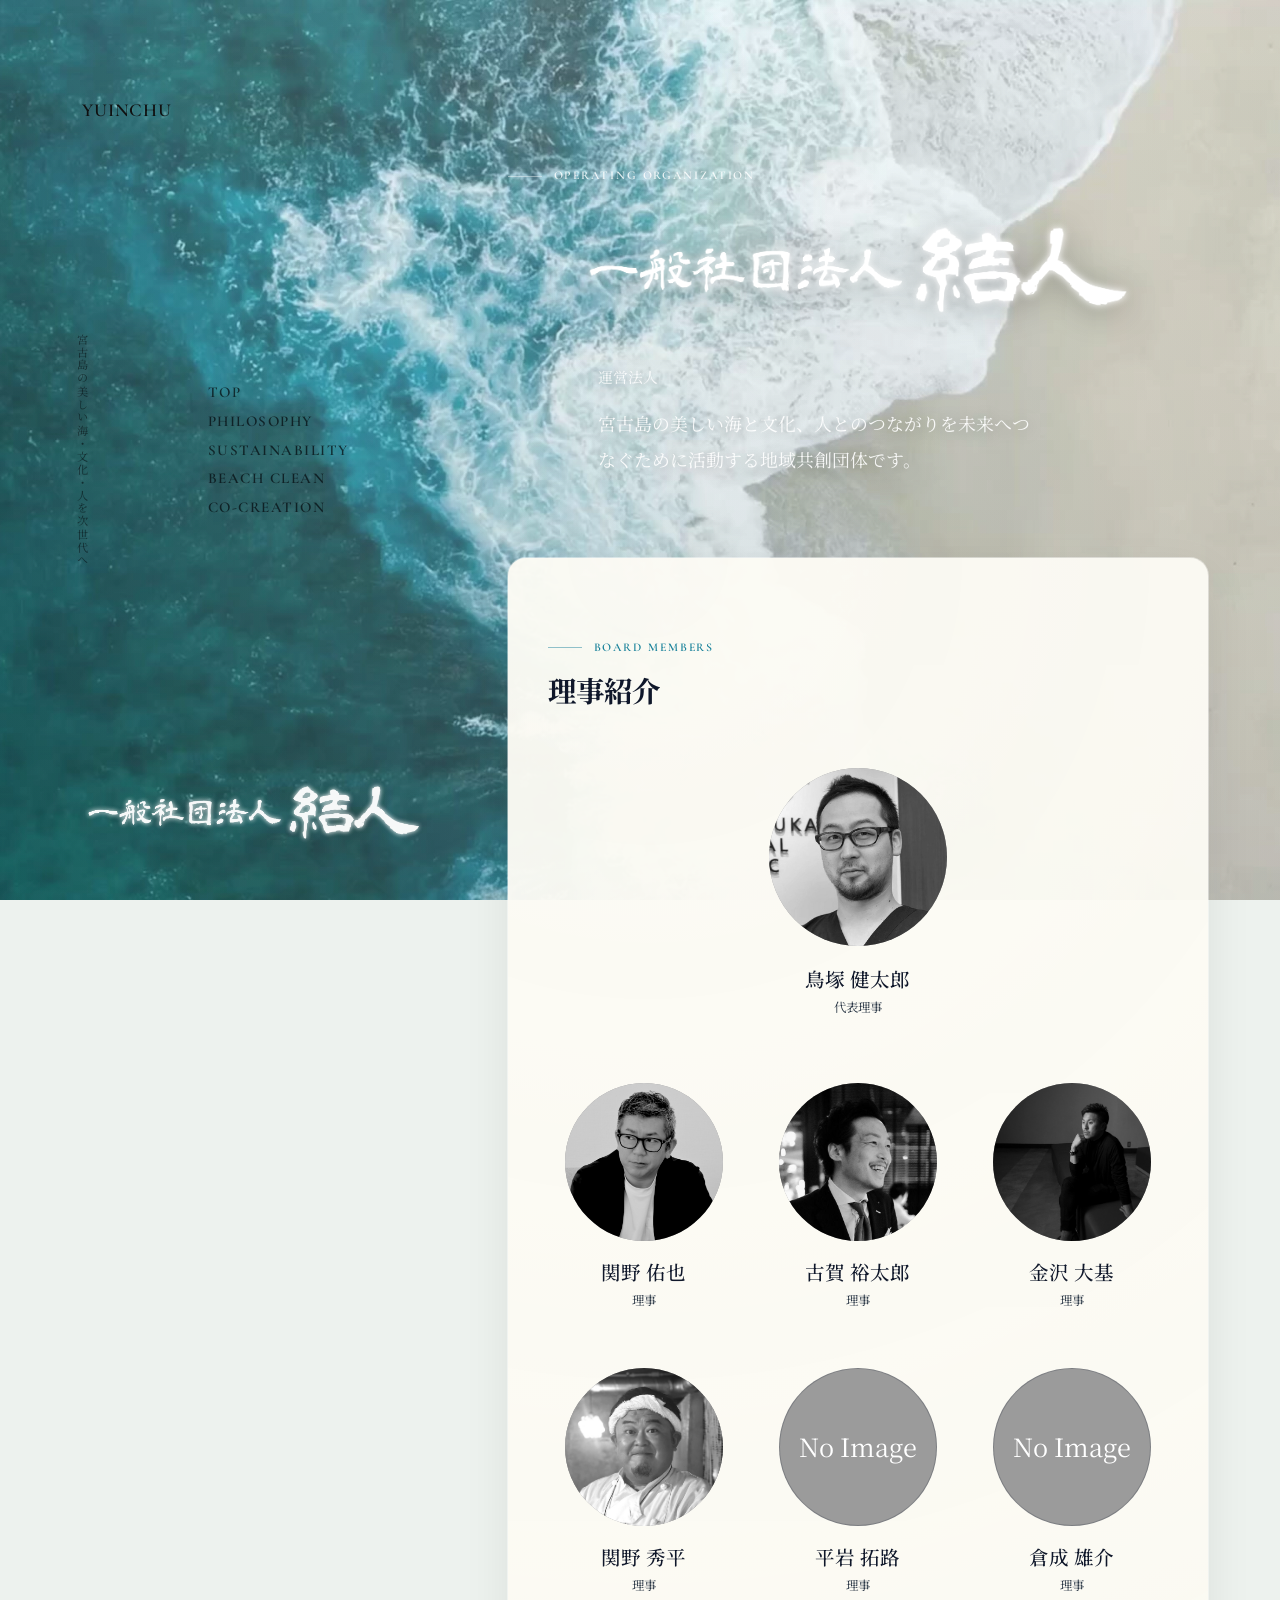
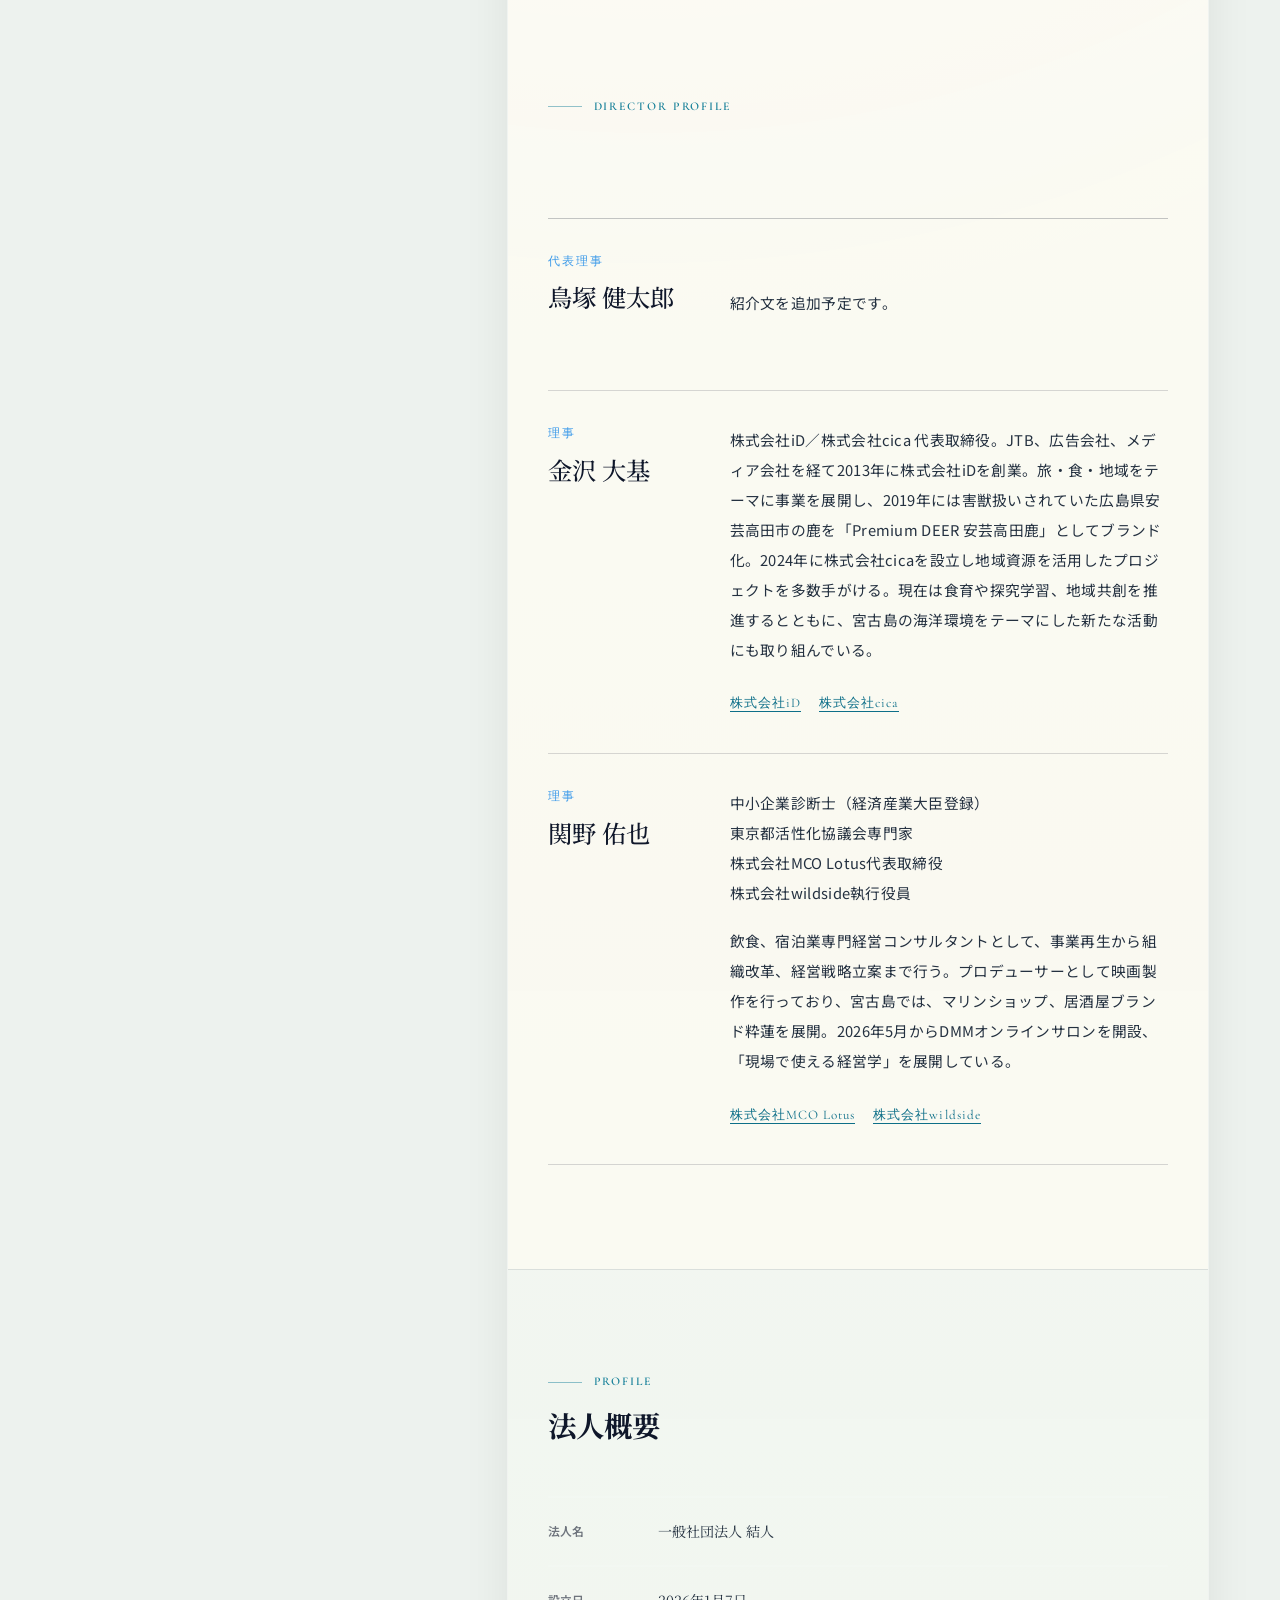
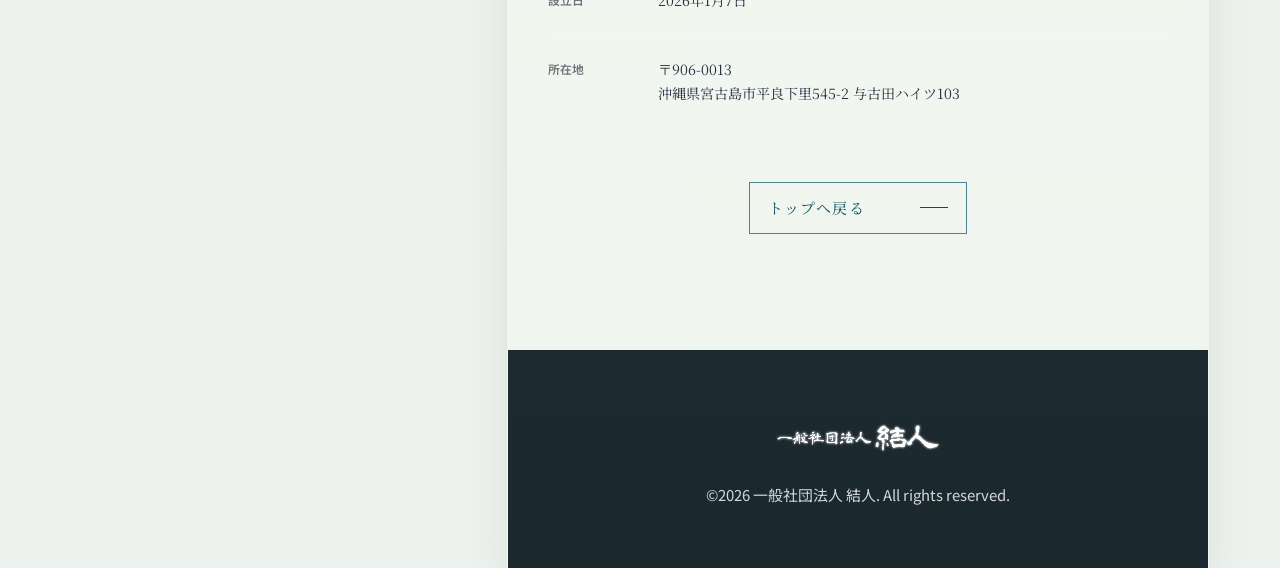
<file: about.html>
<!DOCTYPE html>
<html lang="ja">
<head>
  <meta charset="UTF-8">
  <meta name="viewport" content="width=device-width, initial-scale=1.0">
  <meta name="robots" content="noindex, nofollow">
  <meta name="description" content="一般社団法人 結人の運営法人情報と理事紹介ページです。">
  <title>運営法人｜一般社団法人 結人</title>
  <link rel="icon" href="assets/favicon.png" type="image/png">
  <link rel="stylesheet" href="style.css?v=260826-1">
  <link rel="preconnect" href="https://fonts.googleapis.com">
  <link rel="preconnect" href="https://fonts.gstatic.com" crossorigin>
  <link href="https://fonts.googleapis.com/css2?family=Noto+Sans+JP:wght@300;400;500;700&family=Noto+Serif+JP:wght@400;500;600;700&family=Cormorant+Garamond:wght@400;500;600&display=swap" rel="stylesheet">
</head>
<body class="hiroha-layout about-page">
  <div class="ambient-video" aria-hidden="true">
    <video autoplay muted loop playsinline poster="assets/hero-ocean.jpg">
      <source src="assets/260413_yuinchubackground.mp4" type="video/mp4">
    </video>
  </div>
  <div class="ambient-overlay" aria-hidden="true"></div>
  <a class="side-logo" href="index.html" aria-label="一般社団法人 結人 トップへ">
    <img src="assets/footer-logo.png" alt="">
  </a>
  <p class="side-copy" aria-hidden="true">宮古島の美しい海・文化・人を次世代へ</p>

  <header class="site-header" id="top">
    <div class="site-header__inner">
      <a class="brand" href="index.html" aria-label="一般社団法人 結人 トップへ">
        <span>YUINCHU</span>
      </a>
      <nav class="global-nav" id="global-nav" aria-label="サイトナビゲーション">
        <a href="index.html">TOP</a>
        <a href="index.html#philosophy">PHILOSOPHY</a>
        <a href="index.html#sustainability">SUSTAINABILITY</a>
        <a href="index.html#beach-clean">BEACH CLEAN</a>
        <a href="index.html#co-creation">CO-CREATION</a>
      </nav>
      <button class="menu-button" id="menu-button" type="button" aria-label="メニューを開閉" aria-controls="global-nav" aria-expanded="false">
        <span></span>
        <span></span>
        <span></span>
      </button>
    </div>
  </header>

  <main>
    <section class="about-hero" aria-labelledby="about-title">
      <div class="about-hero__inner">
        <p class="section-label">OPERATING ORGANIZATION</p>
        <img class="about-hero__logo" src="assets/footer-logo.png" alt="一般社団法人 結人">
        <div class="about-hero__panel">
          <p class="about-hero__eyebrow">運営法人</p>
          <h1 class="visually-hidden" id="about-title">一般社団法人 結人</h1>
          <p class="about-hero__lead">宮古島の美しい海と文化、人とのつながりを未来へつなぐために活動する地域共創団体です。</p>
        </div>
      </div>
    </section>

    <div class="phone-stage about-stage">
      <section class="section directors" aria-labelledby="directors-title">
        <div class="container">
          <p class="section-label">BOARD MEMBERS</p>
          <h2 class="section-title" id="directors-title">理事紹介</h2>
          <div class="director-feature">
            <figure class="director-card director-card--primary">
              <div class="director-card__photo">
                <img src="assets/directors/torizuka-kentaro.jpg" alt="鳥塚 健太郎">
              </div>
              <figcaption>
                <h3>鳥塚 健太郎</h3>
                <p>代表理事</p>
              </figcaption>
            </figure>
          </div>
          <div class="director-grid">
            <figure class="director-card">
              <div class="director-card__photo">
                <img src="assets/directors/sekino-yuya.jpg" alt="関野 佑也">
              </div>
              <figcaption>
                <h3>関野 佑也</h3>
                <p>理事</p>
              </figcaption>
            </figure>
            <figure class="director-card">
              <div class="director-card__photo">
                <img src="assets/directors/koga-yutaro.jpg" alt="古賀 裕太郎">
              </div>
              <figcaption>
                <h3>古賀 裕太郎</h3>
                <p>理事</p>
              </figcaption>
            </figure>
            <figure class="director-card">
              <div class="director-card__photo">
                <img src="assets/directors/kanazawa-daiki.jpg" alt="金沢 大基">
              </div>
              <figcaption>
                <h3>金沢 大基</h3>
                <p>理事</p>
              </figcaption>
            </figure>
            <figure class="director-card">
              <div class="director-card__photo">
                <img src="assets/directors/sekino-shuhei.jpg" alt="関野 秀平">
              </div>
              <figcaption>
                <h3>関野 秀平</h3>
                <p>理事</p>
              </figcaption>
            </figure>
            <figure class="director-card director-card--placeholder">
              <div class="director-card__photo director-card__photo--empty">No Image</div>
              <figcaption>
                <h3>平岩 拓路</h3>
                <p>理事</p>
              </figcaption>
            </figure>
            <figure class="director-card director-card--placeholder">
              <div class="director-card__photo director-card__photo--empty">No Image</div>
              <figcaption>
                <h3>倉成 雄介</h3>
                <p>理事</p>
              </figcaption>
            </figure>
          </div>
        </div>
      </section>

      <section class="section director-profiles" aria-labelledby="director-profiles-title">
        <div class="container">
          <p class="section-label">DIRECTOR PROFILE</p>
          <h2 class="section-title" id="director-profiles-title">理事プロフィール</h2>
          <div class="director-profile-list">
            <article class="director-profile director-profile--pending">
              <header class="director-profile__header">
                <p class="director-profile__role">代表理事</p>
                <h3>鳥塚 健太郎</h3>
              </header>
              <div class="director-profile__body">
                <p class="director-profile__placeholder">紹介文を追加予定です。</p>
              </div>
            </article>
            <article class="director-profile">
              <header class="director-profile__header">
                <p class="director-profile__role">理事</p>
                <h3>金沢 大基</h3>
              </header>
              <div class="director-profile__body">
                <p>株式会社iD／株式会社cica 代表取締役。JTB、広告会社、メディア会社を経て2013年に株式会社iDを創業。旅・食・地域をテーマに事業を展開し、2019年には害獣扱いされていた広島県安芸高田市の鹿を「Premium DEER 安芸高田鹿」としてブランド化。2024年に株式会社cicaを設立し地域資源を活用したプロジェクトを多数手がける。現在は食育や探究学習、地域共創を推進するとともに、宮古島の海洋環境をテーマにした新たな活動にも取り組んでいる。</p>
                <ul class="director-profile__links">
                  <li><a href="https://id-project.jp" target="_blank" rel="noopener">株式会社iD</a></li>
                  <li><a href="https://cica-project.jp" target="_blank" rel="noopener">株式会社cica</a></li>
                </ul>
              </div>
            </article>
            <article class="director-profile">
              <header class="director-profile__header">
                <p class="director-profile__role">理事</p>
                <h3>関野 佑也</h3>
              </header>
              <div class="director-profile__body">
                <p class="director-profile__meta">中小企業診断士（経済産業大臣登録）<br>東京都活性化協議会専門家<br>株式会社MCO Lotus代表取締役<br>株式会社wildside執行役員</p>
                <p>飲食、宿泊業専門経営コンサルタントとして、事業再生から組織改革、経営戦略立案まで行う。プロデューサーとして映画製作を行っており、宮古島では、マリンショップ、居酒屋ブランド粋蓮を展開。2026年5月からDMMオンラインサロンを開設、「現場で使える経営学」を展開している。</p>
                <ul class="director-profile__links">
                  <li><a href="https://www.mco-lotus.com" target="_blank" rel="noopener">株式会社MCO Lotus</a></li>
                  <li><a href="https://owakarenouta-movie.com" target="_blank" rel="noopener">株式会社wildside</a></li>
                </ul>
              </div>
            </article>
          </div>
        </div>
      </section>

      <section class="section about-profile" aria-labelledby="profile-title">
        <div class="container">
          <p class="section-label">PROFILE</p>
          <h2 class="section-title" id="profile-title">法人概要</h2>
          <dl class="company-table about-profile__table">
            <div>
              <dt>法人名</dt>
              <dd>一般社団法人 結人</dd>
            </div>
            <div>
              <dt>設立日</dt>
              <dd>2026年1月7日</dd>
            </div>
            <div>
              <dt>所在地</dt>
              <dd>〒906-0013<br>沖縄県宮古島市平良下里545-2 与古田ハイツ103</dd>
            </div>
          </dl>
          <a class="section-link about-back-link" href="index.html#philosophy">トップへ戻る</a>
        </div>
      </section>

      <footer class="footer">
        <div class="container footer__inner">
          <img src="assets/footer-logo.png" alt="一般社団法人 結人">
          <p class="footer__copy">&copy;2026 一般社団法人 結人. All rights reserved.</p>
        </div>
      </footer>
    </div>
  </main>

  <script>
    const menuButton = document.getElementById('menu-button');
    const globalNav = document.getElementById('global-nav');
    const header = document.querySelector('.site-header');

    menuButton.addEventListener('click', () => {
      const isOpen = globalNav.classList.toggle('is-open');
      menuButton.classList.toggle('is-active', isOpen);
      document.body.classList.toggle('is-menu-open', isOpen);
      menuButton.setAttribute('aria-expanded', String(isOpen));
    });

    document.querySelectorAll('.global-nav a').forEach((link) => {
      link.addEventListener('click', () => {
        globalNav.classList.remove('is-open');
        menuButton.classList.remove('is-active');
        document.body.classList.remove('is-menu-open');
        menuButton.setAttribute('aria-expanded', 'false');
      });
    });

    const updateHeaderState = () => {
      header.classList.toggle('is-scrolled', window.scrollY > 40);
    };

    window.addEventListener('scroll', updateHeaderState);
    updateHeaderState();

    const motionTargets = document.querySelectorAll(
      '.section-label, .section-title, .about-hero__logo, .about-hero__panel, .director-card, .director-profile, .company-table, .section-link'
    );

    if (!window.matchMedia('(prefers-reduced-motion: reduce)').matches) {
      motionTargets.forEach((element) => element.classList.add('reveal'));

      const revealObserver = new IntersectionObserver((entries) => {
        entries.forEach((entry) => {
          if (entry.isIntersecting) {
            entry.target.classList.add('is-visible');
            revealObserver.unobserve(entry.target);
          }
        });
      }, {
        threshold: 0.12,
        rootMargin: '0px 0px -8% 0px'
      });

      const showVisibleElement = (element) => {
        const rect = element.getBoundingClientRect();
        if (rect.top < window.innerHeight * 0.94 && rect.bottom > window.innerHeight * 0.04) {
          element.classList.add('is-visible');
          revealObserver.unobserve(element);
        }
      };

      motionTargets.forEach((element) => {
        revealObserver.observe(element);
        showVisibleElement(element);
      });
    }
  </script>
</body>
</html>
</file>
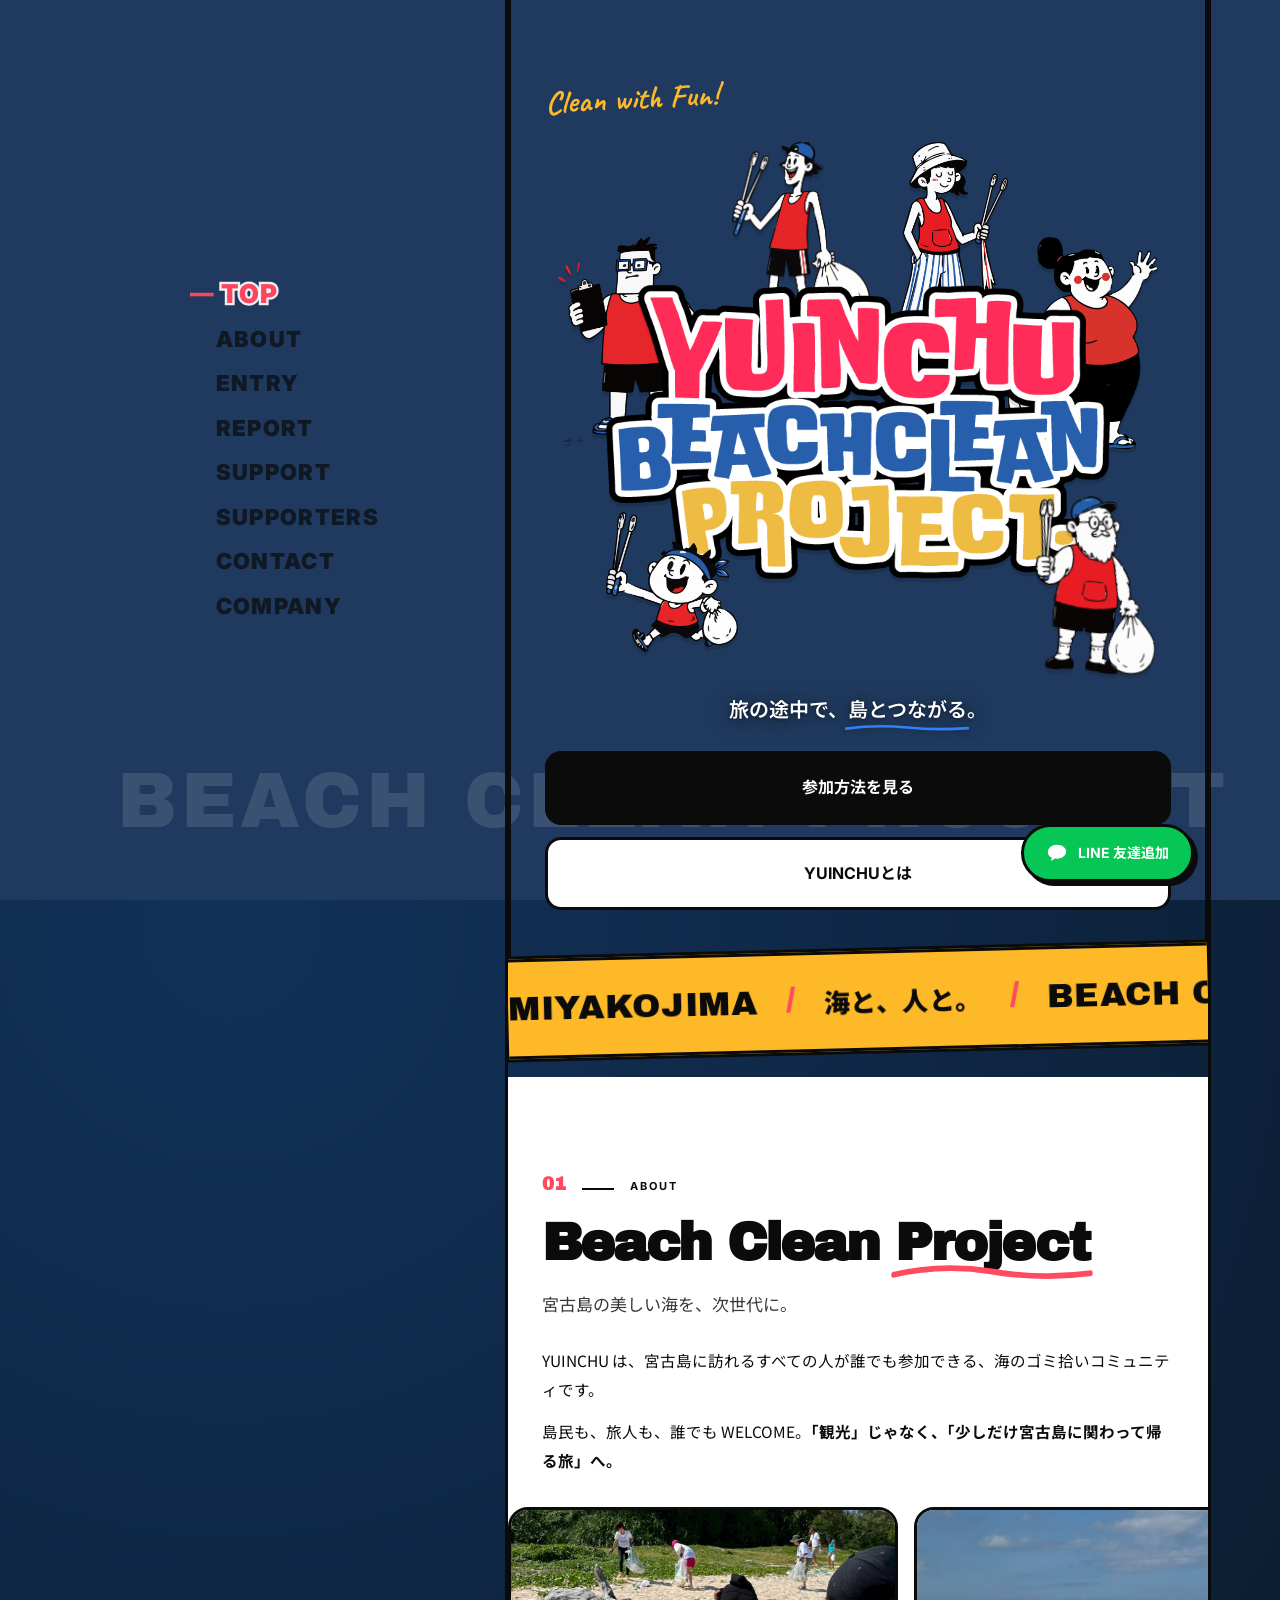
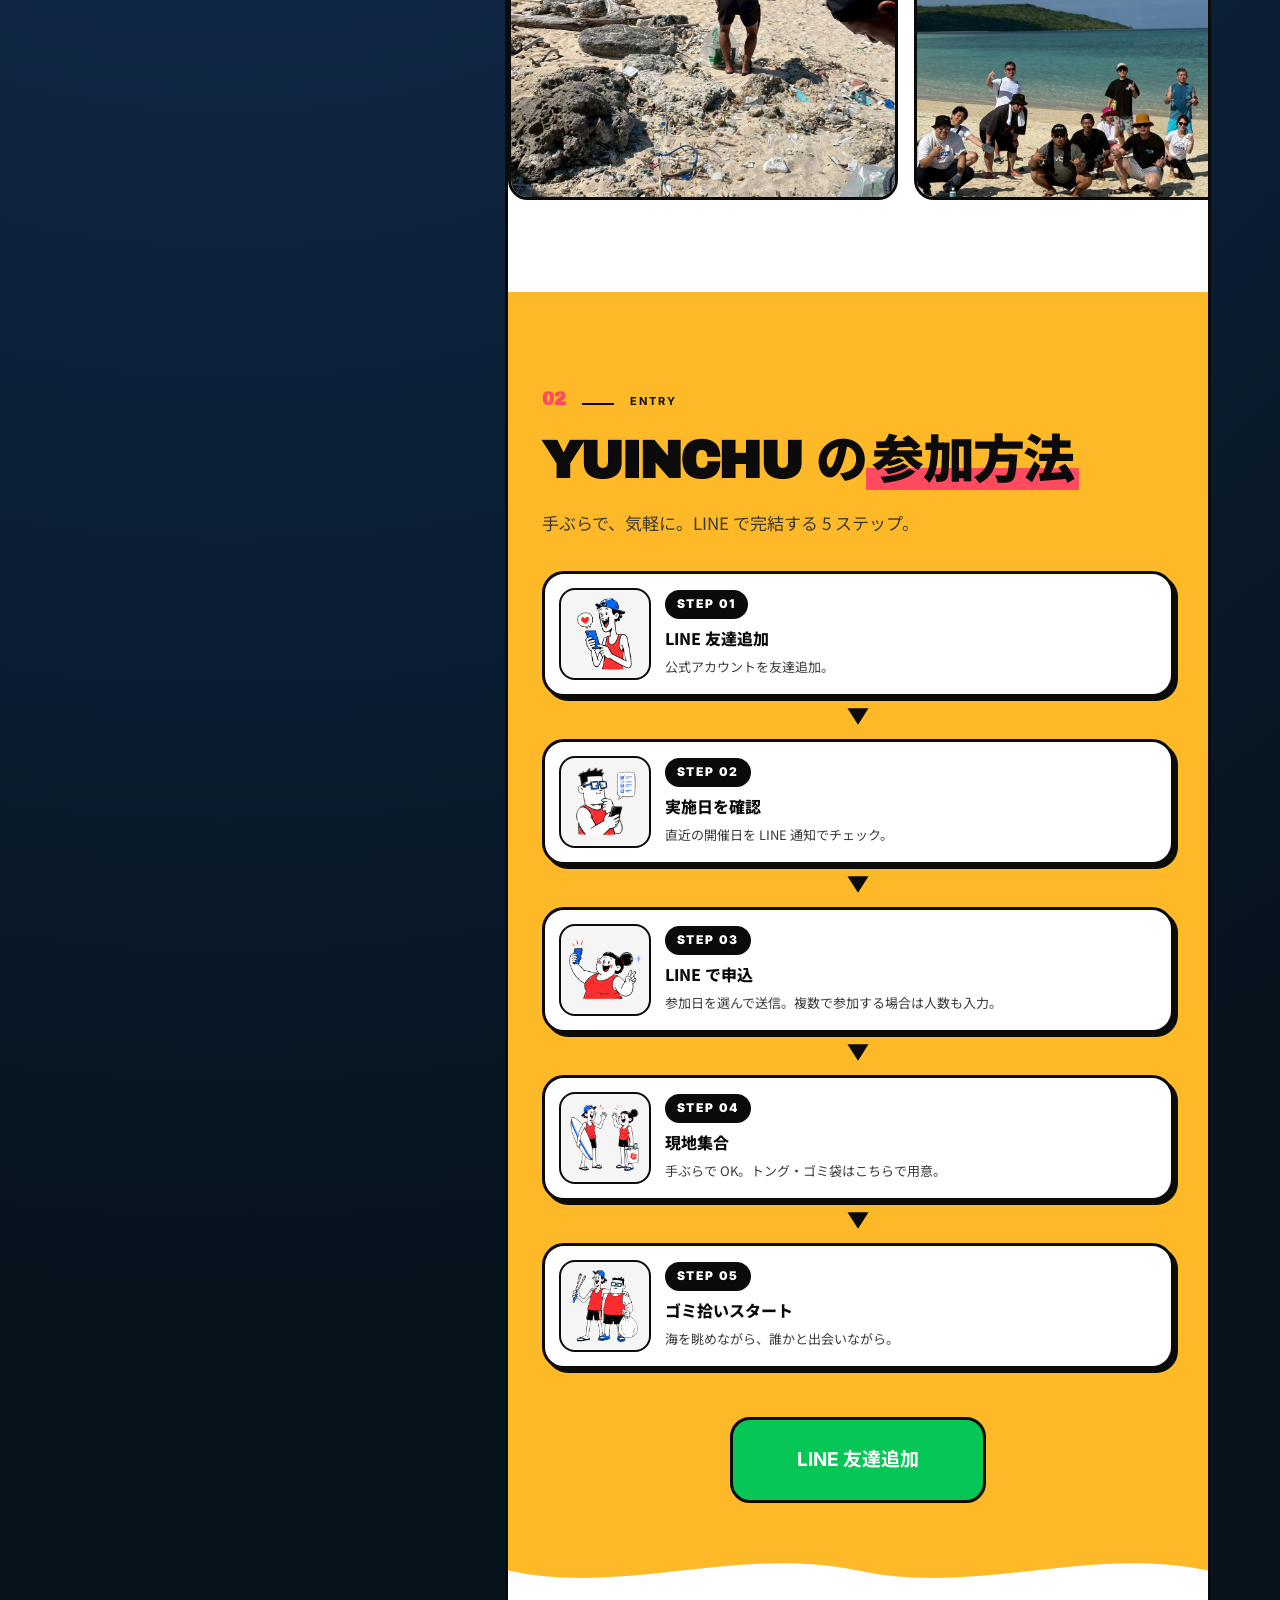
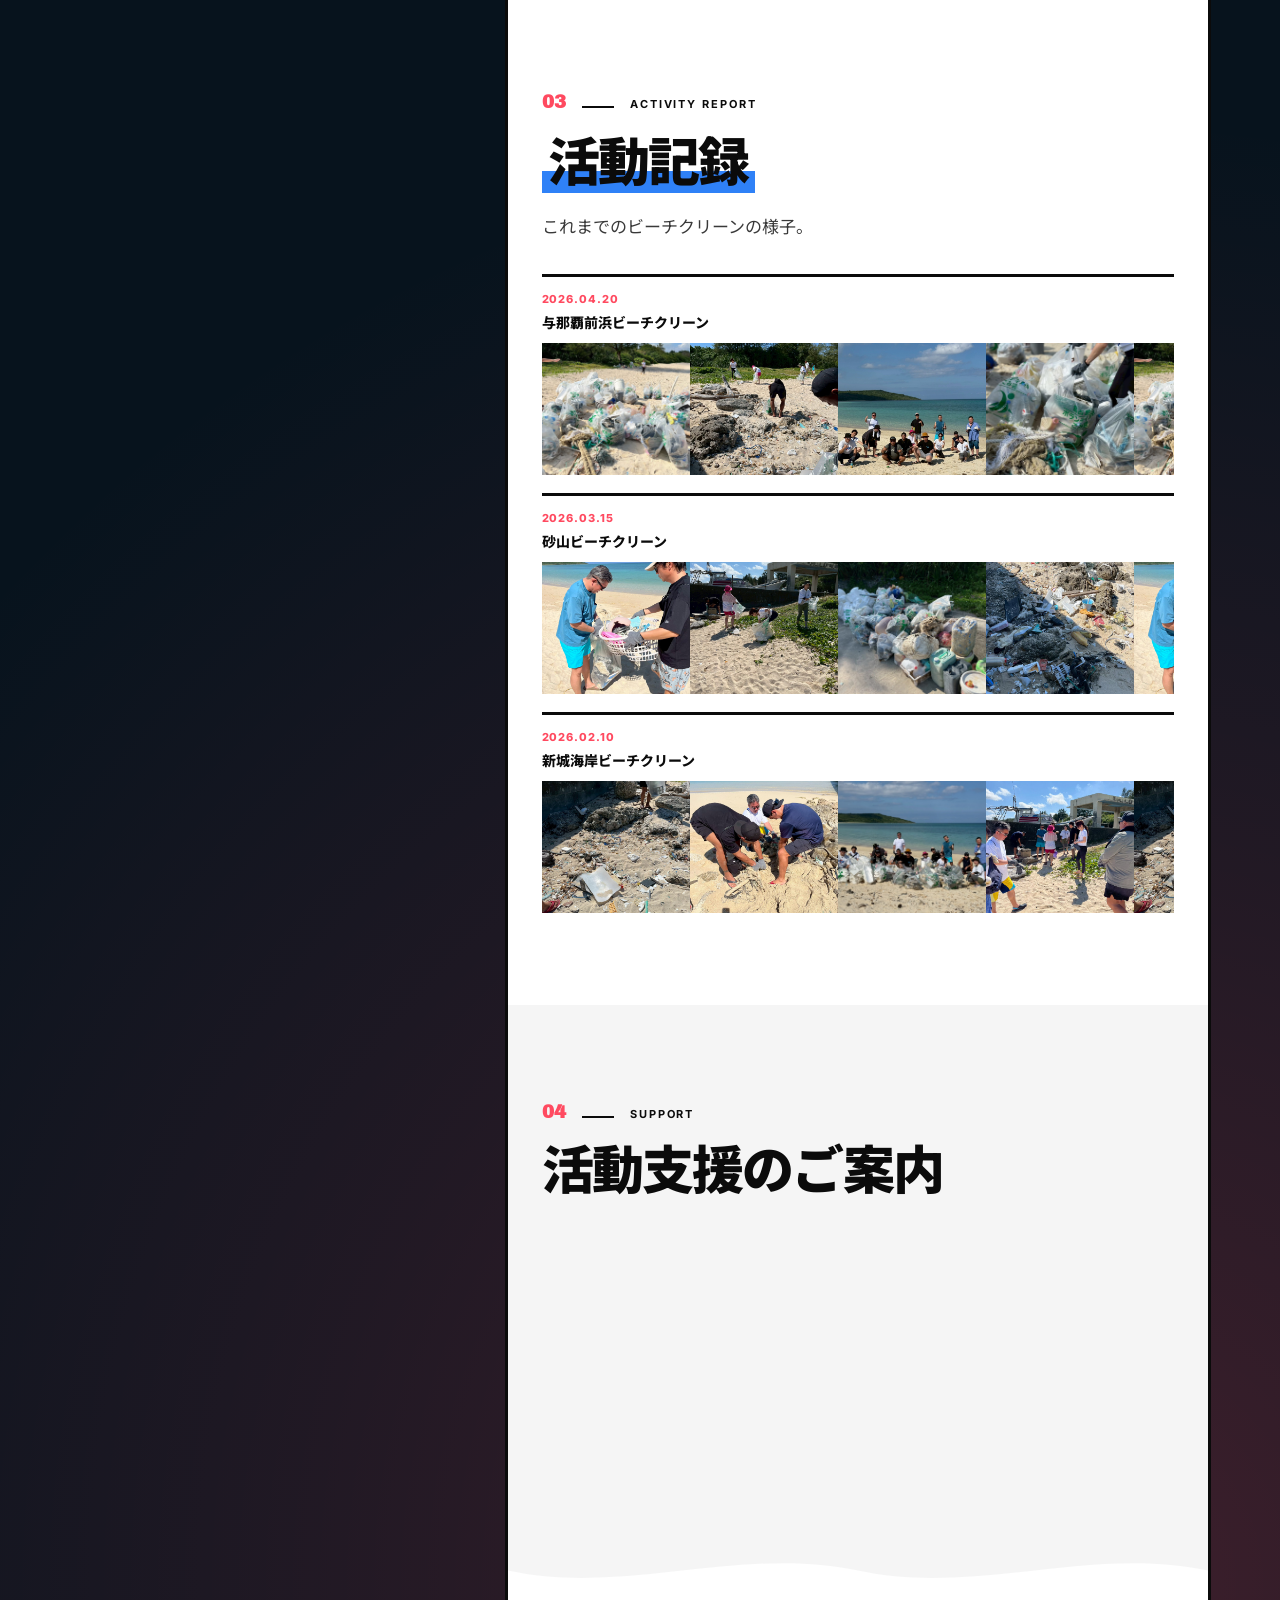
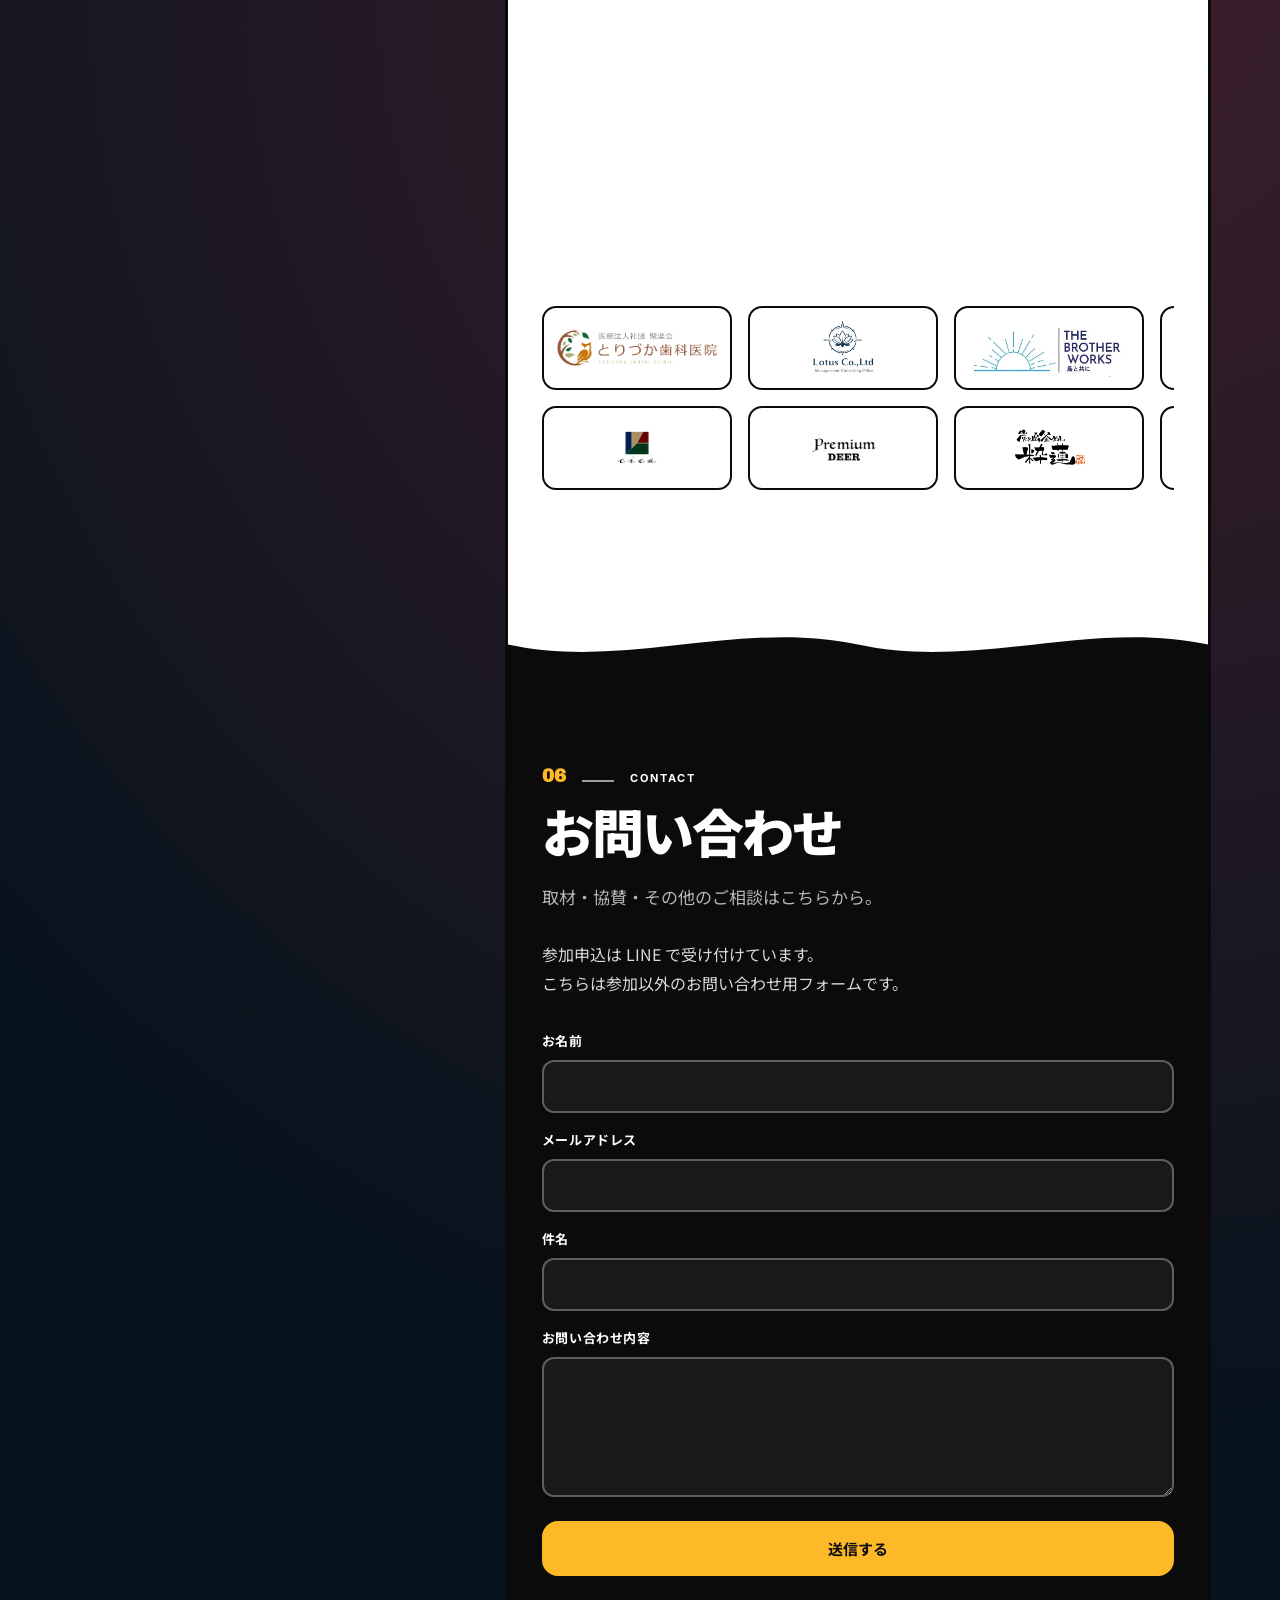
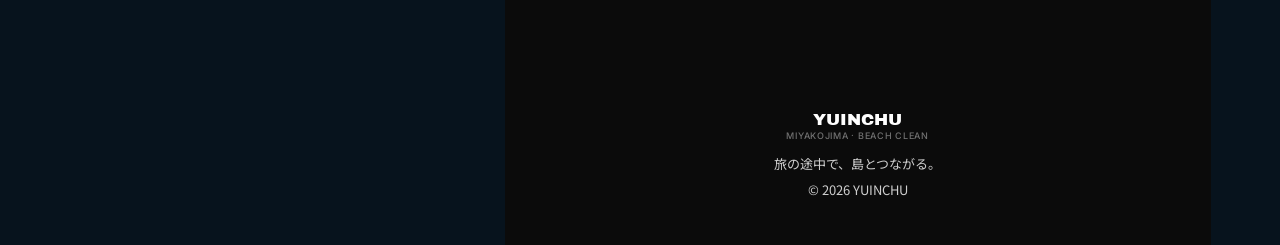
<file: beach-clean.html>
<!doctype html>
<html lang="ja">
<head>
<meta charset="UTF-8">
<meta name="viewport" content="width=device-width, initial-scale=1">
  <meta name="robots" content="noindex, nofollow">
<title>YUINCHU | MIYAKOJIMA Beach-Clean Community</title>
<meta name="description" content="宮古島に訪れるすべての人が誰でも参加できる、海のゴミ拾いコミュニティ。旅の途中で、島とつながる。">
<meta property="og:title" content="YUINCHU | MIYAKOJIMA Beach-Clean Community">
<meta property="og:description" content="旅の途中で、島とつながる。宮古島の海を次世代へ。">
<meta property="og:type" content="website">
<meta property="og:locale" content="ja_JP">
<meta name="twitter:card" content="summary_large_image">
<link rel="preconnect" href="https://fonts.googleapis.com">
<link rel="preconnect" href="https://fonts.gstatic.com" crossorigin>
<style>
@import url('https://fonts.googleapis.com/css2?family=Archivo+Black&family=Caveat:wght@500;700&family=Inter:wght@400;500;600;700;900&family=Noto+Sans+JP:wght@400;500;700;900&display=swap');

:root {
  --c-bg: #FFFFFF;
  --c-ink: #0B0B0B;
  --c-text: #393939;
  --c-muted: #717171;
  --c-red: #FF4A60;
  --c-blue: #2F81F7;
  --c-yellow: #FDB927;
  --c-line: #06C755;
  --c-border: #0B0B0B;
  --c-soft: #F5F5F5;

  --r-card: 32px;
  --r-pill: 999px;
  --r-md: 16px;

  --b-thick: 3px;
  --b-thin: 2px;

  --shadow-card: 8px 8px 0 0 var(--c-border);
  --shadow-card-sm: 4px 4px 0 0 var(--c-border);

  --max-w: 1200px;
  --gutter: clamp(16px, 4vw, 32px);
  --section-y: clamp(56px, 8vw, 96px);

  --font-display: "Archivo Black", "Noto Sans JP", "Hiragino Kaku Gothic ProN", sans-serif;
  --font-meta: "Inter", "Noto Sans JP", system-ui, sans-serif;
  --font-jp: "Noto Sans JP", "Hiragino Kaku Gothic ProN", "Hiragino Sans", "Meiryo", sans-serif;
  --font-hand: "Caveat", "Noto Sans JP", cursive;

  --ease-out: cubic-bezier(.2, .7, .2, 1);
}

*, *::before, *::after { box-sizing: border-box; }
html { scroll-behavior: smooth; overflow-x: hidden; }
body {
  margin: 0;
  background: var(--c-bg);
  color: var(--c-ink);
  font-family: var(--font-jp);
  font-size: 16px;
  line-height: 1.7;
  -webkit-font-smoothing: antialiased;
  overflow-x: hidden;
  width: 100%;
}
img { max-width: 100%; display: block; }
a { color: inherit; text-decoration: none; }
ol, ul { list-style: none; padding: 0; margin: 0; }

.container {
  width: 100%;
  max-width: var(--max-w);
  margin: 0 auto;
  padding-inline: var(--gutter);
}

/* Handwriting accent — Latin only (Japanese auto-falls-back through stack) */
.hand {
  font-family: var(--font-hand);
  font-weight: 700;
  font-style: normal;
}
.tilt-l { display: inline-block; transform: rotate(-4deg); }
.tilt-r { display: inline-block; transform: rotate(3deg); }

/* SVG hand-drawn underline (utility) */
.uline {
  position: relative;
  display: inline-block;
  white-space: nowrap;
}
.uline::after {
  content: "";
  position: absolute;
  left: -2%;
  right: -2%;
  bottom: -.18em;
  height: .35em;
  background: no-repeat center / 100% 100% url("data:image/svg+xml;utf8,<svg xmlns='http://www.w3.org/2000/svg' viewBox='0 0 200 12' preserveAspectRatio='none'><path d='M2 8 Q 50 1 100 6 T 198 7' fill='none' stroke='%23FF4A60' stroke-width='3.5' stroke-linecap='round'/></svg>");
  pointer-events: none;
}
.uline--blue::after { background-image: url("data:image/svg+xml;utf8,<svg xmlns='http://www.w3.org/2000/svg' viewBox='0 0 200 12' preserveAspectRatio='none'><path d='M2 8 Q 50 1 100 6 T 198 7' fill='none' stroke='%232F81F7' stroke-width='4.5' stroke-linecap='round'/></svg>"); }
.fv__sub .uline--blue::after { filter: drop-shadow(0 1px 4px rgba(0,0,0,.3)); }
.uline--yellow::after { background-image: url("data:image/svg+xml;utf8,<svg xmlns='http://www.w3.org/2000/svg' viewBox='0 0 200 12' preserveAspectRatio='none'><path d='M2 8 Q 50 1 100 6 T 198 7' fill='none' stroke='%23FDB927' stroke-width='4' stroke-linecap='round'/></svg>"); }

/* Scroll reveal */
.reveal {
  opacity: 0;
  transform: translateY(24px);
  transition: opacity .7s var(--ease-out), transform .7s var(--ease-out);
}
.reveal.is-visible { opacity: 1; transform: none; }
.reveal[data-stagger="1"] { transition-delay: .08s; }
.reveal[data-stagger="2"] { transition-delay: .16s; }
.reveal[data-stagger="3"] { transition-delay: .24s; }
.reveal[data-stagger="4"] { transition-delay: .32s; }
.visually-hidden {
  position: absolute !important;
  width: 1px;
  height: 1px;
  padding: 0;
  margin: -1px;
  overflow: hidden;
  clip: rect(0, 0, 0, 0);
  white-space: nowrap;
  border: 0;
}

/* Keyframes */
@keyframes float-y { 0%, 100% { transform: translateY(0); } 50% { transform: translateY(-10px); } }
@keyframes wiggle { 0%, 100% { transform: rotate(0); } 25% { transform: rotate(-7deg); } 75% { transform: rotate(7deg); } }
@keyframes marquee { from { transform: translateX(0); } to { transform: translateX(-50%); } }

/* Reduced motion */
@media (prefers-reduced-motion: reduce) {
  .reveal { opacity: 1 !important; transform: none !important; transition: none !important; }
  .char-frame, .marquee__track, .fv-part, .supporters__track, .about__photos__track { animation: none !important; }
  .fv-part { opacity: 1 !important; transform: none !important; }
}

/* Buttons */
.btn {
  display: inline-flex;
  align-items: center;
  justify-content: center;
  gap: 8px;
  padding: 14px 28px;
  border: var(--b-thick) solid var(--c-border);
  border-radius: var(--r-md);
  font-family: var(--font-meta);
  font-weight: 700;
  font-size: 15px;
  cursor: pointer;
  transition: transform .15s ease, box-shadow .15s ease;
  background: var(--c-bg);
  color: var(--c-ink);
}
.btn:hover { transform: translate(-2px, -2px); box-shadow: var(--shadow-card-sm); }
.btn:focus-visible, a:focus-visible {
  outline: 3px solid var(--c-yellow);
  outline-offset: 3px;
  border-radius: 4px;
}
.form .btn:focus-visible, .form a:focus-visible { outline-color: var(--c-yellow); }
.btn--primary { background: var(--c-ink); color: #fff; }
.btn--line { background: var(--c-line); color: #fff; }
.btn--yellow { background: var(--c-yellow); color: var(--c-ink); }
.btn--lg {
  padding: clamp(18px, 2.2vw, 24px) clamp(36px, 5vw, 64px);
  font-size: clamp(16px, 1.6vw, 19px);
  border-radius: 20px;
  gap: 12px;
}
.btn--lg svg { width: 22px; height: 22px; }

/* Floating CTA */
.floating-cta {
  position: fixed;
  z-index: 80;
  bottom: clamp(16px, 3vw, 28px);
  right: clamp(16px, 3vw, 28px);
  display: inline-flex;
  align-items: center;
  gap: 10px;
  padding: 14px 22px;
  background: var(--c-line);
  color: #fff;
  border: var(--b-thick) solid var(--c-border);
  border-radius: var(--r-pill);
  font-family: var(--font-meta);
  font-weight: 700;
  font-size: 14px;
  box-shadow: 4px 4px 0 var(--c-border);
  transition: transform .15s var(--ease-out), box-shadow .15s var(--ease-out);
  text-decoration: none;
}
.floating-cta:hover { transform: translate(-2px, -2px); box-shadow: 6px 6px 0 var(--c-border); }
.floating-cta:focus-visible { outline: 3px solid var(--c-yellow); outline-offset: 4px; }
.floating-cta__icon {
  width: 22px;
  height: 22px;
  display: inline-flex;
  align-items: center;
  justify-content: center;
}
@media (max-width: 540px) {
  .floating-cta {
    left: 12px;
    right: 12px;
    bottom: 12px;
    justify-content: center;
    padding: 16px 22px;
    font-size: 15px;
  }
}
/* Hide near footer/form to avoid covering the inline form CTA */
.floating-cta.is-hidden { transform: translateY(120%); pointer-events: none; opacity: 0; }

/* Skip link */
.skip-link {
  position: absolute;
  top: -40px;
  left: 8px;
  z-index: 100;
  padding: 8px 16px;
  background: var(--c-ink);
  color: #fff;
  border-radius: 8px;
  font-weight: 700;
  font-size: 14px;
  transition: top .15s ease;
}
.skip-link:focus { top: 8px; outline: 3px solid var(--c-yellow); }

/* Highlight inline */
.hl {
  display: inline-block;
  padding: 0 10px;
  color: #fff;
  border: var(--b-thin) solid var(--c-border);
  border-radius: 8px;
  line-height: 1.2;
}
.hl--red { background: var(--c-red); }
.hl--blue { background: var(--c-blue); }
.hl--yellow { background: var(--c-yellow); color: var(--c-ink); }

/* Header */
.site-header {
  position: sticky;
  top: 0;
  z-index: 50;
  background: var(--c-bg);
  border-bottom: var(--b-thick) solid var(--c-border);
}
.site-header__inner {
  display: flex;
  align-items: center;
  justify-content: space-between;
  gap: 8px;
  padding-block: 12px;
  min-width: 0;
}
.brand {
  font-family: var(--font-display);
  font-weight: 400;
  font-size: 18px;
  letter-spacing: 0.02em;
  line-height: 1.1;
  white-space: nowrap;
  min-width: 0;
}
.brand small {
  display: block;
  font-family: var(--font-meta);
  font-size: 10px;
  font-weight: 500;
  letter-spacing: .15em;
  color: var(--c-muted);
  margin-top: 2px;
  white-space: nowrap;
}
.site-header .btn--line { flex-shrink: 0; }
@media (max-width: 720px) {
  .site-header__inner { padding-block: 10px; }
  .brand { font-size: 14px; letter-spacing: 0; }
  .brand small { font-size: 8px; letter-spacing: .08em; margin-top: 1px; }
  .site-header .btn--line { padding: 9px 14px; font-size: 12px; }
}
@media (max-width: 480px) {
  .brand { font-size: 12px; }
  .brand small { font-size: 7px; letter-spacing: .06em; }
  .site-header .btn--line { padding: 8px 12px; font-size: 11px; }
}
@media (max-width: 360px) {
  .brand { font-size: 11px; }
  .brand small { display: none; }
  .site-header .btn--line { padding: 7px 10px; font-size: 11px; }
}

/* Section */
section { padding: var(--section-y) 0; }
.section-label {
  display: inline-flex;
  align-items: baseline;
  gap: 12px;
  font-family: var(--font-meta);
  font-size: 12px;
  font-weight: 700;
  letter-spacing: .22em;
  margin-bottom: 20px;
  color: var(--c-ink);
}
.section-label__num {
  font-family: var(--font-display);
  font-size: 20px;
  letter-spacing: 0;
  color: var(--c-red);
}
.section-label__rule {
  display: inline-block;
  width: 32px;
  height: 2px;
  background: var(--c-ink);
  margin: 0 4px;
}
.form .section-label__num { color: var(--c-yellow); }
.form .section-label__rule { background: rgba(255,255,255,.6); }
h1, h2, h3 { line-height: 1.25; margin: 0 0 16px; }
h1 { font-family: var(--font-display); font-weight: 400; }
h2.section-title {
  font-family: var(--font-display);
  font-weight: 900;
  font-size: clamp(34px, 6.5vw, 68px);
  margin-bottom: 12px;
  letter-spacing: -0.02em;
  line-height: 1.15;
}
h3 { font-weight: 800; }
.section-lead { color: var(--c-text); font-size: clamp(15px, 1.6vw, 18px); max-width: 640px; }

/* Wave divider (place inside section as last child for bottom transition) */
.wave-divider {
  position: absolute;
  left: 0;
  right: 0;
  bottom: -1px;
  width: 100%;
  height: clamp(32px, 4vw, 56px);
  display: block;
  pointer-events: none;
  z-index: 2;
}
.wave-divider--white { fill: var(--c-bg); }
.wave-divider--ink   { fill: var(--c-ink); }
.wave-divider--soft  { fill: var(--c-soft); }
.wave-divider--yellow { fill: var(--c-yellow); }
.has-wave-bottom { padding-bottom: clamp(120px, 14vw, 200px); }

/* Title marker (highlighter swipe behind colored word) */
.title-mark {
  display: inline-block;
  background-repeat: no-repeat;
  background-position: 0 100%;
  background-size: 100% 38%;
  padding: 0 .12em;
  line-height: 1.15;
}
.title-mark--red    { background-image: linear-gradient(var(--c-red),    var(--c-red));    color: var(--c-ink); }
.title-mark--blue   { background-image: linear-gradient(var(--c-blue),   var(--c-blue));   color: var(--c-ink); }
.title-mark--yellow { background-image: linear-gradient(var(--c-yellow), var(--c-yellow)); color: var(--c-ink); }

/* Fixed background video (out of FV, attached to viewport) */
.bg-video {
  position: fixed;
  inset: 0;
  width: 100vw;
  height: 100vh;
  object-fit: cover;
  z-index: 0;
  pointer-events: none;
  transform: translateZ(0);
  background: #1f3a5e;
}

/* Section background defaults — needed to cover the fixed video below */
section, .marquee, .site-header, .site-footer { position: relative; z-index: 1; }
section { background: var(--c-bg); }


/* FV */
.fv {
  background: transparent;
  padding: 0;
  min-height: clamp(560px, 86vh, 880px);
  overflow: hidden;
  display: flex;
  align-items: center;
  color: #fff;
  border-bottom: var(--b-thick) solid var(--c-border);
}
.fv__inner {
  position: relative;
  z-index: 2;
  width: 100%;
  padding-top: clamp(16px, 4vw, 72px);
  padding-bottom: clamp(64px, 10vw, 140px);
}
.fv__copy {
  max-width: 760px;
  position: relative;
  z-index: 2;
  text-align: center;
}
/* Top row: tag (left) + stamp (right) — completely above the title block */
.fv__top {
  display: flex;
  align-items: center;
  justify-content: space-between;
  gap: 12px;
  margin-bottom: clamp(8px, 2vw, 28px);
  flex-wrap: wrap;
}

.fv__assembly {
  position: relative;
  width: min(100%, 620px);
  aspect-ratio: 1.13 / 1;
  margin: 0 auto clamp(16px, 3vw, 28px);
  isolation: isolate;
}
.fv-part {
  position: absolute;
  display: block;
  width: auto;
  height: auto;
  pointer-events: none;
  user-select: none;
  opacity: 0;
  transform: translateY(18px) scale(.9) rotate(var(--fv-rotate, 0deg));
  animation: fv-pop .72s cubic-bezier(.2,.9,.2,1.12) forwards;
  filter: drop-shadow(0 4px 0 rgba(0,0,0,.12));
  transform-origin: center bottom;
}
.fv-part--logo {
  left: 8%;
  top: 28%;
  width: 84%;
  z-index: 4;
  animation-delay: .16s;
}
.fv-part--01 {
  left: 29%;
  top: 1%;
  width: 23%;
  z-index: 3;
  animation-delay: .42s;
}
.fv-part--02 {
  left: 57%;
  top: 1%;
  width: 18%;
  z-index: 3;
  animation-delay: .6s;
}
.fv-part--03 {
  left: 0;
  top: 19%;
  width: 25%;
  z-index: 2;
  animation-delay: .78s;
}
.fv-part--04 {
  right: 0;
  top: 19%;
  width: 25%;
  z-index: 2;
  animation-delay: .96s;
}
.fv-part--05 {
  left: 8%;
  bottom: 3%;
  width: 22%;
  z-index: 5;
  animation-delay: 1.14s;
}
.fv-part--06 {
  right: 1%;
  bottom: -1%;
  width: 22%;
  z-index: 5;
  animation-delay: 1.32s;
  --fv-rotate: 7deg;
}
@keyframes fv-pop {
  0% { opacity: 0; transform: translateY(18px) scale(.9) rotate(var(--fv-rotate, 0deg)); }
  72% { opacity: 1; transform: translateY(-4px) scale(1.03) rotate(var(--fv-rotate, 0deg)); }
  100% { opacity: 1; transform: translateY(0) scale(1) rotate(var(--fv-rotate, 0deg)); }
}

/* JP subtitle next to CAMP — vertical center alignment with CAMP */
.fv__sub-jp {
  display: inline-block;
  font-family: var(--font-jp);
  font-weight: 900;
  font-size: clamp(20px, 3.8vw, 48px);
  letter-spacing: -.02em;
  margin-left: clamp(8px, 1vw, 14px);
  vertical-align: middle;
  text-shadow: 0 2px 8px rgba(255,255,255,.5);
  white-space: nowrap;
  /* lift slightly to optically center against CAMP's cap height */
  transform: translateY(-.18em);
}
@media (max-width: 720px) {
  .fv__sub-jp {
    display: block;
    margin-left: 0;
    margin-top: 4px;
    font-size: clamp(16px, 5vw, 24px);
    transform: none;
    line-height: 1.2;
  }
}

.fv__tag {
  display: inline-block;
  font-family: var(--font-hand);
  font-weight: 700;
  font-size: clamp(24px, 3vw, 36px);
  color: var(--c-yellow);
  transform: rotate(-3deg);
  margin-bottom: 0;
}
.fv__sub {
  font-size: clamp(16px, 1.8vw, 20px);
  color: #fff;
  margin: 0 auto clamp(20px, 4vw, 44px);
  max-width: 560px;
  font-weight: 600;
  line-height: 1.8;
  text-shadow: 0 2px 20px rgba(0,0,0,.6), 0 1px 4px rgba(0,0,0,.5);
}
.fv__sub .hl--blue { color: #fff; }
.fv__cta { display: flex; flex-wrap: wrap; gap: clamp(12px, 1.6vw, 20px); }
.fv__cta .btn { padding: clamp(14px, 1.8vw, 20px) clamp(28px, 3.6vw, 44px); font-size: clamp(14px, 1.3vw, 16px); }
.fv__cta .btn--primary { background: var(--c-ink); color: #fff; border-color: var(--c-ink); }
.fv__cta .btn:not(.btn--primary) { background: #fff; color: var(--c-ink); border-color: var(--c-ink); }
.fv__cta .btn:not(.btn--primary):hover { background: var(--c-yellow); }
@media (max-width: 720px) {
  .fv { align-items: flex-start; min-height: 0; }
  .fv__inner {
    padding-top: clamp(12px, 4vw, 32px);
    padding-bottom: clamp(24px, 5vw, 48px);
    display: flex;
    flex-direction: column;
  }
  .fv__cta { justify-content: center; }
}

/* Marquee strip */
.marquee {
  position: relative;
  left: 50%;
  width: 100vw;
  margin: clamp(-80px, -6vw, -40px) 0 clamp(24px, 4vw, 48px);
  transform: translateX(-50%) rotate(-1.2deg);
  transform-origin: center;
  border-block: var(--b-thick) solid var(--c-border);
  background: var(--c-yellow);
  overflow: hidden;
  padding: 18px 0;
  z-index: 3;
}
.marquee__track {
  display: inline-flex;
  align-items: center;
  white-space: nowrap;
  gap: 28px;
  animation: marquee 50s linear infinite;
  will-change: transform;
}
.marquee__track:hover { animation-play-state: paused; }
.marquee span {
  font-family: var(--font-display);
  font-size: clamp(22px, 3vw, 36px);
  letter-spacing: .02em;
  color: var(--c-ink);
}
.marquee .dot {
  font-family: var(--font-display);
  color: var(--c-red);
  font-size: .8em;
  line-height: 1;
  transform: translateY(-.1em);
}
.marquee .ja { font-family: var(--font-jp); font-weight: 900; font-size: clamp(18px, 2.4vw, 28px); }

/* About */
.about__intro { margin-bottom: 32px; }
.about__intro p { font-size: clamp(16px, 1.7vw, 18px); margin: 0 0 12px; }

/* About photos — infinite scroll marquee */
.about__photos {
  margin-top: 32px;
  overflow: hidden;
  margin-inline: calc(var(--gutter) * -1);
  -webkit-mask: linear-gradient(90deg, transparent 0, #000 60px, #000 calc(100% - 60px), transparent 100%);
          mask: linear-gradient(90deg, transparent 0, #000 60px, #000 calc(100% - 60px), transparent 100%);
}
.about__photos__track {
  display: flex;
  gap: 16px;
  width: max-content;
  animation: about-scroll 50s linear infinite;
  will-change: transform;
}
.about__photos:hover .about__photos__track { animation-play-state: paused; }
@keyframes about-scroll {
  from { transform: translate3d(0, 0, 0); }
  to   { transform: translate3d(-50%, 0, 0); }
}
.photo-frame {
  flex: 0 0 auto;
  width: clamp(220px, 30vw, 360px);
  aspect-ratio: 4/3;
  background: var(--c-soft);
  border: var(--b-thick) solid var(--c-border);
  border-radius: 24px;
  overflow: hidden;
  position: relative;
}
.photo-frame img {
  width: 100%;
  height: 100%;
  object-fit: cover;
  display: block;
  transition: transform .5s var(--ease-out);
}
.photo-frame:hover img { transform: scale(1.04); }

/* Entry */
.steps {
  display: grid;
  gap: 44px;
  grid-template-columns: 1fr;
  margin-top: 32px;
}
@media (min-width: 720px) { .steps { grid-template-columns: repeat(5, 1fr); gap: 28px 40px; } }
.step {
  position: relative;
  background: #fff;
  border: var(--b-thick) solid var(--c-border);
  border-radius: 24px;
  padding: 18px;
  display: flex;
  flex-direction: column;
  gap: 12px;
  box-shadow: var(--shadow-card-sm);
  transition: transform .25s var(--ease-out), box-shadow .25s var(--ease-out);
}
@media (max-width: 720px) {
  .step {
    display: grid;
    grid-template-columns: 96px 1fr;
    grid-template-areas:
      "char num"
      "char title"
      "char desc";
    column-gap: 14px;
    row-gap: 4px;
    padding: 14px;
    align-items: center;
  }
  .step__char  { grid-area: char; align-self: center; }
  .step__num   { grid-area: num; align-self: end; }
  .step__title { grid-area: title; }
  .step__desc  { grid-area: desc; align-self: start; }
}
.step:hover { transform: translate(-3px, -3px); box-shadow: var(--shadow-card); }
.step:not(:last-child)::after {
  content: "";
  position: absolute;
  left: 50%;
  bottom: -38px;
  width: 30px;
  height: 30px;
  transform: translateX(-50%);
  background: no-repeat center / contain url("data:image/svg+xml;utf8,<svg xmlns='http://www.w3.org/2000/svg' viewBox='0 0 32 32'><polygon points='4,7 16,26 28,7' fill='%230B0B0B'/></svg>");
  pointer-events: none;
}
@media (min-width: 720px) {
  .step:not(:last-child)::after {
    left: auto;
    bottom: auto;
    top: 50%;
    right: -28px;
    width: 32px;
    height: 32px;
    transform: translateY(-50%);
    background-image: url("data:image/svg+xml;utf8,<svg xmlns='http://www.w3.org/2000/svg' viewBox='0 0 32 32'><polygon points='7,4 26,16 7,28' fill='%230B0B0B'/></svg>");
  }
}
.step__num {
  font-family: var(--font-meta);
  font-size: 12px;
  font-weight: 900;
  letter-spacing: .15em;
  background: var(--c-ink);
  color: #fff;
  border-radius: var(--r-pill);
  width: max-content;
  padding: 4px 12px;
}
.step__char {
  position: relative;
  aspect-ratio: 1;
  background: var(--c-soft);
  border: var(--b-thin) solid var(--c-border);
  border-radius: 16px;
  overflow: hidden;
}
.step__char img {
  display: block;
  width: 100%;
  height: 100%;
  object-fit: contain;
  padding: 8px;
}
.step__char.char-empty {
  border-style: dashed;
  border-color: rgba(11,11,11,.35);
  background: repeating-linear-gradient(45deg, var(--c-soft) 0 8px, #fff 8px 16px);
}
.step__char.char-empty img { display: none; }
.step__char.char-empty::after {
  content: attr(data-slot);
  position: absolute;
  inset: 0;
  display: grid;
  place-items: center;
  font-family: var(--font-meta);
  font-size: 10px;
  font-weight: 700;
  letter-spacing: .1em;
  color: var(--c-muted);
  text-align: center;
  padding: 8px;
}
.step__title { font-size: 16px; font-weight: 800; margin: 0; }
.step__desc { font-size: 13px; color: var(--c-text); line-height: 1.6; margin: 0; }


/* 参加方法を黄色の帯にする。ページ前半で唯一の色の区切りであり、
   同時に一番動いてほしいセクションでもある（旧 BENEFITS が担っていた役割） */
.entry { background: var(--c-yellow); }

/* Activity report */
.activity__grid {
  margin-top: 32px;
  display: flex;
  flex-direction: column;
  gap: 26px;
}
.activity-event {
  overflow: hidden;
  background: transparent;
  border-top: var(--b-thick) solid var(--c-border);
}
.activity-event__meta {
  display: flex;
  align-items: baseline;
  gap: 12px;
  padding: 14px 0 12px;
}
.activity-event__date {
  flex: 0 0 auto;
  color: var(--c-red);
  font-family: var(--font-meta);
  font-size: 11px;
  font-weight: 800;
  letter-spacing: .08em;
}
.activity-event__title {
  margin: 0;
  font-size: 14px;
  font-weight: 800;
  line-height: 1.45;
}
.activity-event__photos {
  overflow: hidden;
}
.activity-event__track {
  display: flex;
  gap: 0;
  width: max-content;
  padding: 0;
  animation: activity-scroll 34s linear infinite;
  will-change: transform;
}
.activity-event:nth-child(even) .activity-event__track {
  animation-direction: reverse;
  animation-duration: 38s;
}
@media (hover: hover) and (pointer: fine) {
  .activity-event:hover .activity-event__track {
    animation-play-state: paused;
  }
}
@keyframes activity-scroll {
  from { transform: translate3d(0, 0, 0); }
  to   { transform: translate3d(-50%, 0, 0); }
}
.activity-photo {
  flex: 0 0 clamp(118px, 26vw, 154px);
  aspect-ratio: 1.12 / 1;
  margin: 0;
  overflow: hidden;
}
.activity-photo img {
  width: 100%;
  height: 100%;
  object-fit: cover;
  display: block;
  transition: transform .5s var(--ease-out);
}
.activity-photo:hover img { transform: scale(1.05); }

/* hidden を付けた要素は必ず消す。
   .btn などが display を持っているので、ブラウザ既定の hidden だけでは残ってしまう */
[hidden] { display: none !important; }

/* 迷惑送信よけの隠し入力欄。人には見えず、機械だけが埋める */
.form__trap {
  position: absolute; left: -9999px;
  width: 1px; height: 1px;
  opacity: 0; pointer-events: none;
}

/* フォームの状態表示（送信先が入るまでの案内にも使う） */
.form__status {
  margin: 14px 0 0; padding: 12px 14px;
  border: var(--b-thin) solid var(--c-yellow); border-radius: 12px;
  background: rgba(253,185,39,.14); color: #fff;
  font-size: 13.5px; line-height: 1.8;
}

/* Donation */
.donation { background: var(--c-soft); }
.donation__inner {
  background: #fff;
  border: var(--b-thick) solid var(--c-border);
  border-radius: var(--r-card);
  padding: clamp(28px, 5vw, 56px);
  box-shadow: var(--shadow-card);
  margin-top: 24px;
  display: grid;
  grid-template-columns: 1fr;
  gap: 24px;
  align-items: end;
}
@media (min-width: 900px) {
  .donation__inner { grid-template-columns: 1.5fr auto; gap: 40px; }
}
.donation__inner p {
  color: var(--c-text);
  margin: 0;
  font-size: clamp(15px, 1.4vw, 16px);
}
.donation__cta { white-space: nowrap; justify-self: start; }
.supporters__cta { margin-top: 28px; }

/* Supporters — infinite scroll marquee */
.supporters__rows {
  margin-top: 32px;
  display: flex;
  flex-direction: column;
  gap: 16px;
  overflow: hidden;
  -webkit-mask: linear-gradient(90deg, transparent 0, #000 60px, #000 calc(100% - 60px), transparent 100%);
          mask: linear-gradient(90deg, transparent 0, #000 60px, #000 calc(100% - 60px), transparent 100%);
}
.supporters__row { overflow: hidden; }
.supporters__track {
  display: flex;
  gap: 16px;
  width: max-content;
  animation: supporters-scroll 36s linear infinite;
  will-change: transform;
}
.supporters__row--reverse .supporters__track { animation-direction: reverse; }
.supporters__rows:hover .supporters__track { animation-play-state: paused; }
@keyframes supporters-scroll {
  from { transform: translate3d(0, 0, 0); }
  to   { transform: translate3d(-50%, 0, 0); }
}
.supporter-slot {
  --supporter-pad-x: 14px;
  --supporter-pad-y: 10px;
  position: relative;
  flex: 0 0 auto;
  width: clamp(190px, 27vw, 260px);
  height: clamp(82px, 11vw, 112px);
  background: #fff;
  border: var(--b-thin) solid var(--c-border);
  border-radius: 16px;
  overflow: hidden;
}
.supporter-slot img {
  position: absolute;
  inset: var(--supporter-pad-y) var(--supporter-pad-x);
  display: block;
  width: calc(100% - var(--supporter-pad-x) * 2);
  height: calc(100% - var(--supporter-pad-y) * 2);
  max-width: 100%;
  max-height: 100%;
  object-fit: contain;
}

/* Form */
.form { background: var(--c-ink); color: #fff; }
.form .section-title { color: #fff; }
.form .section-lead { color: rgba(255,255,255,.7); }
.form .section-label { border-color: #fff; color: #fff; }

.form__inner {
  max-width: 640px;
  margin: 32px auto 0;
  display: flex;
  flex-direction: column;
  gap: 32px;
  text-align: left;
}
.form__intro p { opacity: .85; line-height: 1.8; margin: 0; }
.form-fields { display: flex; flex-direction: column; gap: 16px; }
.field label {
  display: block;
  font-size: 13px;
  font-weight: 700;
  margin-bottom: 8px;
  letter-spacing: .05em;
}
.field input, .field textarea {
  width: 100%;
  padding: 14px 16px;
  background: rgba(255,255,255,.06);
  border: var(--b-thin) solid rgba(255,255,255,.3);
  border-radius: 12px;
  color: #fff;
  font-family: inherit;
  font-size: 15px;
}
.field input:focus, .field textarea:focus {
  outline: none;
  border-color: var(--c-yellow);
}
.field textarea { min-height: 140px; resize: vertical; }
.form__submit {
  background: var(--c-yellow);
  color: var(--c-ink);
  border-color: var(--c-yellow);
  align-self: center;
  min-width: 240px;
}

/* Footer */
.site-footer {
  background: var(--c-ink);
  color: #fff;
  border-top: var(--b-thick) solid var(--c-border);
  padding: 40px 0;
  text-align: center;
}
.site-footer .brand { color: #fff; display: inline-block; margin-bottom: 8px; }
.site-footer p { margin: 4px 0; font-size: 13px; opacity: .8; }

/* Mobile-first comparison layout.
   Keeps the Beach Clean tone while presenting the page as a phone-width LP on desktop. */
.mobile-first-layout {
  --phone-w: 700px;
  /* 1100px 以上で、左のサイドナビを置くために列を右へずらす量。
     既定を 0 にしておくことで、列の位置を使う計算がどの幅でも同じ式で書ける */
  --stage-offset: 0px;
  --gutter: clamp(22px, 6vw, 34px);
  --section-y: clamp(64px, 12vw, 92px);
  background:
    radial-gradient(circle at 18% 14%, rgba(47,129,247,.28), transparent 34%),
    radial-gradient(circle at 84% 72%, rgba(255,74,96,.22), transparent 30%),
    #07131d;
}

.mobile-first-layout::before,
.mobile-first-layout::after {
  position: fixed;
  z-index: 0;
  pointer-events: none;
  font-family: var(--font-display);
  color: rgba(255,255,255,.12);
  letter-spacing: .05em;
  line-height: .9;
}

.mobile-first-layout::before {
  content: "MIYAKOJIMA";
  left: clamp(24px, 5vw, 72px);
  top: 50%;
  writing-mode: vertical-rl;
  transform: translateY(-50%);
  font-size: clamp(42px, 8vw, 104px);
}

.mobile-first-layout::after {
  content: "BEACH CLEAN PROJECT";
  right: clamp(18px, 4vw, 64px);
  bottom: clamp(22px, 5vw, 72px);
  font-size: clamp(30px, 6vw, 82px);
}

.mobile-first-layout .site-header,
.mobile-first-layout main,
.mobile-first-layout .site-footer {
  width: min(100%, var(--phone-w));
  margin-inline: auto;
  box-shadow: 0 0 0 var(--b-thick) var(--c-border);
}

.mobile-first-layout main {
  position: relative;
  z-index: 2;
  overflow: hidden;
  background: transparent;
}

.mobile-first-layout .site-header,
.mobile-first-layout .site-footer,
.mobile-first-layout .floating-cta {
  z-index: 80;
}

.mobile-first-layout .site-header {
  display: none;
  border-right: var(--b-thick) solid var(--c-border);
  border-left: var(--b-thick) solid var(--c-border);
}

.mobile-first-layout .site-header__inner {
  padding-block: 10px;
}

.mobile-first-layout .brand {
  font-size: clamp(13px, 3.4vw, 17px);
  letter-spacing: 0;
}

.mobile-first-layout .brand small {
  font-size: clamp(7px, 2vw, 9px);
  letter-spacing: .08em;
}

.mobile-first-layout .site-header .btn--line {
  padding: 9px 14px;
  border-width: var(--b-thin);
  border-radius: 12px;
  font-size: 12px;
  white-space: nowrap;
}

.mobile-first-layout .container {
  max-width: 100%;
}

.mobile-first-layout section {
  padding-block: var(--section-y);
}

.mobile-first-layout .section-label {
  margin-bottom: 16px;
  font-size: 11px;
  letter-spacing: .18em;
}

.mobile-first-layout .section-label__num {
  font-size: 18px;
}

.mobile-first-layout h2.section-title {
  font-size: clamp(34px, 11vw, 52px);
  line-height: 1.08;
  letter-spacing: -.035em;
}

.mobile-first-layout .section-lead {
  font-size: clamp(15px, 4vw, 17px);
  line-height: 1.85;
}

.mobile-first-layout .fv {
  min-height: 100svh;
  align-items: flex-start;
  padding: 0;
  background: transparent;
  border-right: var(--b-thick) solid var(--c-border);
  border-left: var(--b-thick) solid var(--c-border);
}

.mobile-first-layout .fv__inner {
  min-height: 100svh;
  padding-top: clamp(44px, 11vw, 72px);
  padding-bottom: clamp(42px, 10vw, 72px);
  display: flex;
  flex-direction: column;
  justify-content: center;
}

.mobile-first-layout .fv__copy {
  max-width: 100%;
}

.mobile-first-layout .fv__top {
  margin-bottom: 10px;
}

.mobile-first-layout .fv__tag {
  font-size: clamp(22px, 6vw, 32px);
}

.mobile-first-layout .fv__assembly {
  width: min(100%, 600px);
  margin-top: 4px;
  margin-bottom: clamp(14px, 4vw, 24px);
}

.mobile-first-layout .fv__sub-jp {
  display: block;
  margin-top: 6px;
  margin-left: 0;
  font-size: clamp(17px, 5vw, 24px);
  line-height: 1.2;
  transform: none;
}

.mobile-first-layout .fv__sub {
  max-width: 18em;
  margin-bottom: 24px;
  font-size: clamp(16px, 4.6vw, 20px);
}

.mobile-first-layout .fv__cta {
  justify-content: stretch;
  gap: 12px;
}

.mobile-first-layout .fv__cta .btn {
  flex: 1 1 100%;
  min-height: 58px;
}

@media (max-width: 420px) {
  .mobile-first-layout .fv__assembly {
    width: min(104%, 520px);
    margin-left: -2%;
  }
}

.mobile-first-layout .marquee {
  left: auto;
  width: min(100%, var(--phone-w));
  margin: -34px auto 26px;
  transform: rotate(-1.4deg);
  box-shadow: 0 0 0 var(--b-thick) var(--c-border);
}

.mobile-first-layout .marquee span {
  font-size: clamp(22px, 7vw, 34px);
}

.mobile-first-layout .marquee .ja {
  font-size: clamp(18px, 5vw, 26px);
}

.mobile-first-layout .about__intro {
  margin-top: 26px !important;
}

.mobile-first-layout .about__intro p {
  font-size: 15.5px;
  line-height: 1.9;
}

.mobile-first-layout .about__photos {
  margin-inline: calc(var(--gutter) * -1);
  -webkit-mask: none;
          mask: none;
}

.mobile-first-layout .photo-frame {
  width: min(78vw, 390px);
  border-radius: 20px;
}

.mobile-first-layout .steps,
.mobile-first-layout .activity__grid {
  grid-template-columns: 1fr;
  gap: 18px;
}

.mobile-first-layout .steps {
  gap: 42px;
}

.mobile-first-layout .step {
  display: grid;
  grid-template-columns: 92px 1fr;
  grid-template-areas:
    "char num"
    "char title"
    "char desc";
  column-gap: 14px;
  row-gap: 4px;
  padding: 14px;
  align-items: center;
  border-radius: 22px;
}

.mobile-first-layout .step:not(:last-child)::after {
  left: 50%;
  right: auto;
  top: auto;
  bottom: -36px;
  width: 28px;
  height: 28px;
  transform: translateX(-50%);
  background-image: url("data:image/svg+xml;utf8,<svg xmlns='http://www.w3.org/2000/svg' viewBox='0 0 32 32'><polygon points='4,7 16,26 28,7' fill='%230B0B0B'/></svg>");
}

.mobile-first-layout .step__char {
  grid-area: char;
}

.mobile-first-layout .step__num {
  grid-area: num;
}

.mobile-first-layout .step__title {
  grid-area: title;
  font-size: 16px;
}

.mobile-first-layout .step__desc {
  grid-area: desc;
  font-size: 13px;
}

.mobile-first-layout .activity-event__meta {
  display: block;
  padding: 13px 0 11px;
}

.mobile-first-layout .activity-event__date {
  display: block;
  margin-bottom: 3px;
}

.mobile-first-layout .activity-photo {
  flex-basis: clamp(118px, 31vw, 148px);
}

.mobile-first-layout .donation__inner {
  display: block;
  padding: 28px 22px;
  border-radius: 24px;
}

.mobile-first-layout .donation__cta {
  width: 100%;
  margin-top: 22px;
}

.mobile-first-layout .supporters__cta .btn {
  width: 100%;
}

.mobile-first-layout .supporters__rows {
  -webkit-mask: none;
          mask: none;
}

.mobile-first-layout .supporter-slot {
  --supporter-pad-x: 12px;
  --supporter-pad-y: 8px;
  width: 190px;
  height: 84px;
  border-radius: 14px;
}

.mobile-first-layout .form__inner {
  max-width: 100%;
  margin-top: 28px;
}

.mobile-first-layout .form__submit {
  width: 100%;
}

/* LINE のフローティングボタン。スマホと PC で置き方をまるごと分ける。
   ⚠️ 位置決めに transform を使わない。transform は「隠すときに下へ滑らせる動き」でも
      使うので、両方に持たせると必ずぶつかる（元は translateX(-50%) で中央寄せしていて、
      隠すときだけ translate(-50%, 120%) と書き直す必要があった）。
      左右の余白で置けば、transform は動きだけに専念できる。
   ⚠️ 打ち消しで上書きせず、760px を境に排他にしてある。片方だけが必ず当たる。
   ⚠️ :hover と .is-hidden の transform は、メディアクエリの外にある元の指定
      （.floating-cta:hover / .floating-cta.is-hidden）がそのまま効く。ここでは書かない。
   2026-08-26 に整理。 */

/* スマホ: 画面の下に貼り付く全幅バー。親指で押しやすい形 */
@media (max-width: 759px) {
  .mobile-first-layout .floating-cta {
    /* 画面が列より広いときは列のふちに合わせ、狭いときは画面から 14px 空ける */
    left: max(14px, calc(50% - var(--phone-w) / 2 + 14px));
    right: max(14px, calc(50% - var(--phone-w) / 2 + 14px));
    bottom: 14px;
    width: auto;
    justify-content: center;
  }
}

/* PC: 列の右下に小さなピル。
   全幅バーのまま PC に出すと、672px の緑の塊が画面で一番強い要素になり、
   読んでいる間ずっと列の下端をふさぐ。 */
@media (min-width: 760px) {
  .mobile-first-layout .floating-cta {
    /* 列の右のふちから 14px 内側に置く。
       ⚠️ 列は画面の中央にない。1100px 以上では --stage-offset の分だけ右へずれている
       （左のサイドナビの場所を空けるため）。ここを引き忘れると、ボタンだけが
       画面中央を基準にしてしまい、列と噛み合わなくなる。 */
    left: auto;
    right: calc(50% - var(--phone-w) / 2 - var(--stage-offset) + 14px);
    bottom: 18px;
    width: auto;
  }
}

.mobile-first-layout .side-nav {
  display: none;
}

@media (min-width: 720px) {
  .mobile-first-layout .steps,
  .mobile-first-layout .activity__grid {
    grid-template-columns: 1fr;
  }
}

@media (min-width: 1100px) {
  .mobile-first-layout {
    --stage-offset: clamp(210px, 17vw, 320px);
  }

  .mobile-first-layout .site-header,
  .mobile-first-layout main,
  .mobile-first-layout .site-footer {
    margin-right: auto;
    margin-left: calc((100% - var(--phone-w)) / 2 + var(--stage-offset));
  }

  .mobile-first-layout .side-nav {
    position: fixed;
    left: calc(((100% - var(--phone-w)) / 2 + var(--stage-offset)) / 2 - clamp(44px, 5vw, 76px));
    top: 50%;
    z-index: 70;
    display: flex;
    flex-direction: column;
    align-items: flex-start;
    gap: 9px;
    color: rgba(11,11,11,.86);
    font-family: var(--font-meta);
    font-size: 22px;
    font-weight: 900;
    letter-spacing: .06em;
    line-height: 1.25;
    text-align: left;
    paint-order: stroke fill;
    text-shadow: none;
    transform: translateY(-50%);
  }

  .mobile-first-layout .side-nav a {
    position: relative;
    display: block;
    padding: 4px 0 4px 26px;
    opacity: .82;
    transform: scale(1);
    transform-origin: left center;
    transition: color .34s ease, opacity .34s ease, transform .46s cubic-bezier(.2,.8,.2,1), -webkit-text-stroke .34s ease, filter .34s ease;
    white-space: nowrap;
  }

  .mobile-first-layout .side-nav a::before {
    position: absolute;
    left: 0;
    top: 50%;
    width: 15px;
    height: 3px;
    background: currentColor;
    opacity: 0;
    transform: translateY(-50%) scaleX(.4);
    transform-origin: left center;
    transition: opacity .34s ease, transform .46s cubic-bezier(.2,.8,.2,1), width .34s ease;
    content: "";
  }

  .mobile-first-layout .side-nav a.is-current {
    color: var(--c-red);
    opacity: 1;
    filter: saturate(1.12);
    -webkit-text-stroke: 4px rgba(255,255,255,.92);
    text-shadow: none;
    transform: scale(1.18);
  }

  .mobile-first-layout .side-nav a.is-current::before {
    opacity: 1;
    width: 20px;
    transform: translateY(-50%) scaleX(1);
  }
}

@media (max-width: 620px) {
  .mobile-first-layout .site-header,
  .mobile-first-layout main,
  .mobile-first-layout .site-footer {
    box-shadow: none;
  }

  .mobile-first-layout::before,
  .mobile-first-layout::after {
    display: none;
  }

  .mobile-first-layout .site-header,
  .mobile-first-layout .fv {
    border-right: 0;
    border-left: 0;
  }
}

</style>
</head>
<body class="mobile-first-layout">

<a href="#main" class="skip-link">本文へスキップ</a>

<video class="bg-video" id="bgVideo" autoplay muted loop playsinline preload="auto" aria-hidden="true"></video>
<script>
(function () {
  var v = document.getElementById('bgVideo');
  if (!v) return;
  var mq = window.matchMedia('(max-width: 720px)');
  var current = '';
  function setSrc() {
    var next = mq.matches ? 'assets/beach-clean-lp/hero-smartphone.mp4' : 'assets/beach-clean-lp/hero-image.mp4';
    if (next === current) return;
    current = next;
    v.src = next;
    v.load();
    var p = v.play();
    if (p && typeof p.catch === 'function') p.catch(function () {});
  }
  setSrc();
  if (mq.addEventListener) mq.addEventListener('change', setSrc);
  else if (mq.addListener) mq.addListener(setSrc);
})();
</script>

<header class="site-header">
  <div class="container site-header__inner">
    <div class="brand">YUINCHU<small>MIYAKOJIMA · BEACH CLEAN</small></div>
    <a href="https://lin.ee/ZMuyWDB" target="_blank" rel="noopener" class="btn btn--line">LINEで参加</a>
  </div>
</header>

<nav class="side-nav" id="sideNav" aria-label="ページナビゲーション">
  <a href="#main">TOP</a>
  <a href="#about">ABOUT</a>
  <a href="#entry">ENTRY</a>
  <a href="#activity">REPORT</a>
  <a href="#donation">SUPPORT</a>
  <a href="#supporters">SUPPORTERS</a>
  <a href="#form">CONTACT</a>
  <a href="index.html">COMPANY</a>
</nav>

<main id="main">

<!-- FV -->
<section class="fv">
  <div class="container fv__inner">
    <div class="fv__copy reveal">
      <div class="fv__top">
        <span class="fv__tag">Clean with Fun!</span>
      </div>
      <h1 class="visually-hidden">MIYAKOJIMA BEACH CLEAN PROJECT</h1>
      <div class="fv__assembly" aria-hidden="true">
        <img class="fv-part fv-part--logo" src="assets/beach-clean-lp/hero-parts/logo-main.png" alt="">
        <img class="fv-part fv-part--01" src="assets/beach-clean-lp/hero-parts/character-01.png" alt="">
        <img class="fv-part fv-part--02" src="assets/beach-clean-lp/hero-parts/character-02.png" alt="">
        <img class="fv-part fv-part--03" src="assets/beach-clean-lp/hero-parts/character-03.png" alt="">
        <img class="fv-part fv-part--04" src="assets/beach-clean-lp/hero-parts/character-04.png" alt="">
        <img class="fv-part fv-part--05" src="assets/beach-clean-lp/hero-parts/character-05.png" alt="">
        <img class="fv-part fv-part--06" src="assets/beach-clean-lp/hero-parts/character-06.png" alt="">
      </div>
      <p class="fv__sub">旅の途中で、<span class="uline uline--blue">島とつながる</span>。</p>
      <div class="fv__cta">
        <a href="#entry" class="btn btn--primary">参加方法を見る</a>
        <a href="#about" class="btn">YUINCHUとは</a>
      </div>
    </div>
  </div>
</section>

<!-- MARQUEE -->
<div class="marquee" aria-hidden="true">
  <div class="marquee__track">
    <span>MIYAKOJIMA</span><span class="dot">/</span>
    <span class="ja">海と、人と。</span><span class="dot">/</span>
    <span>BEACH CLEAN</span><span class="dot">/</span>
    <span>YUINCHU</span><span class="dot">/</span>
    <span class="ja">旅の途中で。</span><span class="dot">/</span>
    <span>SINCE 2026</span><span class="dot">/</span>
    <span>MIYAKOJIMA</span><span class="dot">/</span>
    <span class="ja">海と、人と。</span><span class="dot">/</span>
    <span>BEACH CLEAN</span><span class="dot">/</span>
    <span>YUINCHU</span><span class="dot">/</span>
    <span class="ja">旅の途中で。</span><span class="dot">/</span>
    <span>SINCE 2026</span><span class="dot">/</span>
  </div>
</div>

<!-- ABOUT -->
<section id="about" class="container">
  <span class="section-label reveal"><span class="section-label__num">01</span><span class="section-label__rule"></span>ABOUT</span>
  <h2 class="section-title reveal" data-stagger="1">Beach Clean <span class="uline">Project</span></h2>
  <p class="section-lead reveal" data-stagger="2">宮古島の美しい海を、次世代に。</p>

  <div class="about__intro reveal" style="margin-top:32px">
    <p>YUINCHU は、宮古島に訪れるすべての人が誰でも参加できる、海のゴミ拾いコミュニティです。</p>
    <p>島民も、旅人も、誰でも WELCOME。<strong>「観光」じゃなく、「少しだけ宮古島に関わって帰る旅」へ。</strong></p>
  </div>
  <div class="about__photos">
    <div class="about__photos__track">
      <div class="photo-frame"><img src="assets/beach-clean-lp/yuinchu_beachlp10.jpg" alt="ビーチで活動するメンバー" loading="lazy"></div>
      <div class="photo-frame"><img src="assets/beach-clean-lp/yuinchu_beachlp2.jpg" alt="活動後の集合写真" loading="lazy"></div>
      <div class="photo-frame"><img src="assets/beach-clean-lp/yuinchu_beachlp1.jpg" alt="回収したゴミ" loading="lazy"></div>
      <div class="photo-frame"><img src="assets/beach-clean-lp/yuinchu_beachlp4.jpg" alt="海と空" loading="lazy"></div>
      <div class="photo-frame"><img src="assets/beach-clean-lp/yuinchu_beachlp7.jpg" alt="参加者の様子" loading="lazy"></div>
      <div class="photo-frame"><img src="assets/beach-clean-lp/yuinchu_beachlp13.jpg" alt="活動風景" loading="lazy"></div>
      <div class="photo-frame" aria-hidden="true"><img src="assets/beach-clean-lp/yuinchu_beachlp10.jpg" alt="" loading="lazy"></div>
      <div class="photo-frame" aria-hidden="true"><img src="assets/beach-clean-lp/yuinchu_beachlp2.jpg" alt="" loading="lazy"></div>
      <div class="photo-frame" aria-hidden="true"><img src="assets/beach-clean-lp/yuinchu_beachlp1.jpg" alt="" loading="lazy"></div>
      <div class="photo-frame" aria-hidden="true"><img src="assets/beach-clean-lp/yuinchu_beachlp4.jpg" alt="" loading="lazy"></div>
      <div class="photo-frame" aria-hidden="true"><img src="assets/beach-clean-lp/yuinchu_beachlp7.jpg" alt="" loading="lazy"></div>
      <div class="photo-frame" aria-hidden="true"><img src="assets/beach-clean-lp/yuinchu_beachlp13.jpg" alt="" loading="lazy"></div>
    </div>
  </div>
</section>

<!-- ENTRY -->
<section id="entry" class="entry has-wave-bottom">
  <div class="container">
    <span class="section-label reveal"><span class="section-label__num">02</span><span class="section-label__rule"></span>ENTRY</span>
    <h2 class="section-title reveal" data-stagger="1">YUINCHU の<span class="title-mark title-mark--red">参加方法</span></h2>
    <p class="section-lead reveal" data-stagger="2">手ぶらで、気軽に。LINE で完結する 5 ステップ。</p>

    <ol class="steps">
      <li class="step reveal">
        <span class="step__num">STEP 01</span>
        <div class="step__char" data-slot="step-01.png"><img src="assets/beach-clean-lp/characters/step-01.png" alt="" onerror="this.parentElement.classList.add('char-empty')"></div>
        <h3 class="step__title">LINE 友達追加</h3>
        <p class="step__desc">公式アカウントを友達追加。</p>
      </li>
      <li class="step reveal" data-stagger="1">
        <span class="step__num">STEP 02</span>
        <div class="step__char" data-slot="step-02.png"><img src="assets/beach-clean-lp/characters/step-02.png" alt="" onerror="this.parentElement.classList.add('char-empty')"></div>
        <h3 class="step__title">実施日を確認</h3>
        <p class="step__desc">直近の開催日を LINE 通知でチェック。</p>
      </li>
      <li class="step reveal" data-stagger="2">
        <span class="step__num">STEP 03</span>
        <div class="step__char" data-slot="step-03.png"><img src="assets/beach-clean-lp/characters/step-03.png" alt="" onerror="this.parentElement.classList.add('char-empty')"></div>
        <h3 class="step__title">LINE で申込</h3>
        <p class="step__desc">参加日を選んで送信。複数で参加する場合は人数も入力。</p>
      </li>
      <li class="step reveal" data-stagger="3">
        <span class="step__num">STEP 04</span>
        <div class="step__char" data-slot="step-04.png"><img src="assets/beach-clean-lp/characters/step-04.png" alt="" onerror="this.parentElement.classList.add('char-empty')"></div>
        <h3 class="step__title">現地集合</h3>
        <p class="step__desc">手ぶらで OK。トング・ゴミ袋はこちらで用意。</p>
      </li>
      <li class="step reveal" data-stagger="4">
        <span class="step__num">STEP 05</span>
        <div class="step__char" data-slot="step-05.png"><img src="assets/beach-clean-lp/characters/step-05.png" alt="" onerror="this.parentElement.classList.add('char-empty')"></div>
        <h3 class="step__title">ゴミ拾いスタート</h3>
        <p class="step__desc">海を眺めながら、誰かと出会いながら。</p>
      </li>
    </ol>

    <div class="reveal" style="text-align:center; margin-top:48px;">
      <a href="https://lin.ee/ZMuyWDB" target="_blank" rel="noopener" class="btn btn--line btn--lg">LINE 友達追加</a>
    </div>
  </div>
  <svg class="wave-divider wave-divider--white" viewBox="0 0 1440 80" preserveAspectRatio="none" aria-hidden="true">
    <path d="M0,40 C240,80 480,0 720,40 C960,80 1200,0 1440,40 L1440,80 L0,80 Z"/>
  </svg>
</section>

<!-- ACTIVITY REPORT -->
<section id="activity" class="container">
  <span class="section-label reveal"><span class="section-label__num">03</span><span class="section-label__rule"></span>ACTIVITY REPORT</span>
  <h2 class="section-title reveal" data-stagger="1"><span class="title-mark title-mark--blue">活動記録</span></h2>
  <p class="section-lead reveal" data-stagger="2">これまでのビーチクリーンの様子。</p>

  <div class="activity__grid reveal" data-stagger="3">
    <article class="activity-event">
      <div class="activity-event__meta">
        <span class="activity-event__date">2026.04.20</span>
        <h3 class="activity-event__title">与那覇前浜ビーチクリーン</h3>
      </div>
      <div class="activity-event__photos">
        <div class="activity-event__track" aria-label="与那覇前浜ビーチクリーンの活動写真">
          <figure class="activity-photo"><img src="assets/beach-clean-lp/yuinchu_beachlp5.jpg" alt="与那覇前浜ビーチクリーンの活動写真" loading="lazy"></figure>
          <figure class="activity-photo"><img src="assets/beach-clean-lp/yuinchu_beachlp10.jpg" alt="与那覇前浜ビーチクリーンの活動写真" loading="lazy"></figure>
          <figure class="activity-photo"><img src="assets/beach-clean-lp/yuinchu_beachlp2.jpg" alt="与那覇前浜ビーチクリーンの活動写真" loading="lazy"></figure>
          <figure class="activity-photo"><img src="assets/beach-clean-lp/yuinchu_beachlp1.jpg" alt="与那覇前浜ビーチクリーンの活動写真" loading="lazy"></figure>
          <figure class="activity-photo" aria-hidden="true"><img src="assets/beach-clean-lp/yuinchu_beachlp5.jpg" alt="" loading="lazy"></figure>
          <figure class="activity-photo" aria-hidden="true"><img src="assets/beach-clean-lp/yuinchu_beachlp10.jpg" alt="" loading="lazy"></figure>
          <figure class="activity-photo" aria-hidden="true"><img src="assets/beach-clean-lp/yuinchu_beachlp2.jpg" alt="" loading="lazy"></figure>
          <figure class="activity-photo" aria-hidden="true"><img src="assets/beach-clean-lp/yuinchu_beachlp1.jpg" alt="" loading="lazy"></figure>
        </div>
      </div>
    </article>
    <article class="activity-event">
      <div class="activity-event__meta">
        <span class="activity-event__date">2026.03.15</span>
        <h3 class="activity-event__title">砂山ビーチクリーン</h3>
      </div>
      <div class="activity-event__photos">
        <div class="activity-event__track" aria-label="砂山ビーチクリーンの活動写真">
          <figure class="activity-photo"><img src="assets/beach-clean-lp/yuinchu_beachlp7.jpg" alt="砂山ビーチクリーンの活動写真" loading="lazy"></figure>
          <figure class="activity-photo"><img src="assets/beach-clean-lp/yuinchu_beachlp13.jpg" alt="砂山ビーチクリーンの活動写真" loading="lazy"></figure>
          <figure class="activity-photo"><img src="assets/beach-clean-lp/yuinchu_beachlp4.jpg" alt="砂山ビーチクリーンの活動写真" loading="lazy"></figure>
          <figure class="activity-photo"><img src="assets/beach-clean-lp/yuinchu_beachlp6.jpg" alt="砂山ビーチクリーンの活動写真" loading="lazy"></figure>
          <figure class="activity-photo" aria-hidden="true"><img src="assets/beach-clean-lp/yuinchu_beachlp7.jpg" alt="" loading="lazy"></figure>
          <figure class="activity-photo" aria-hidden="true"><img src="assets/beach-clean-lp/yuinchu_beachlp13.jpg" alt="" loading="lazy"></figure>
          <figure class="activity-photo" aria-hidden="true"><img src="assets/beach-clean-lp/yuinchu_beachlp4.jpg" alt="" loading="lazy"></figure>
          <figure class="activity-photo" aria-hidden="true"><img src="assets/beach-clean-lp/yuinchu_beachlp6.jpg" alt="" loading="lazy"></figure>
        </div>
      </div>
    </article>
    <article class="activity-event">
      <div class="activity-event__meta">
        <span class="activity-event__date">2026.02.10</span>
        <h3 class="activity-event__title">新城海岸ビーチクリーン</h3>
      </div>
      <div class="activity-event__photos">
        <div class="activity-event__track" aria-label="新城海岸ビーチクリーンの活動写真">
          <figure class="activity-photo"><img src="assets/beach-clean-lp/yuinchu_beachlp9.jpg" alt="新城海岸ビーチクリーンの活動写真" loading="lazy"></figure>
          <figure class="activity-photo"><img src="assets/beach-clean-lp/yuinchu_beachlp8.jpg" alt="新城海岸ビーチクリーンの活動写真" loading="lazy"></figure>
          <figure class="activity-photo"><img src="assets/beach-clean-lp/yuinchu_beachlp3.jpg" alt="新城海岸ビーチクリーンの活動写真" loading="lazy"></figure>
          <figure class="activity-photo"><img src="assets/beach-clean-lp/yuinchu_beachlp12.jpg" alt="新城海岸ビーチクリーンの活動写真" loading="lazy"></figure>
          <figure class="activity-photo" aria-hidden="true"><img src="assets/beach-clean-lp/yuinchu_beachlp9.jpg" alt="" loading="lazy"></figure>
          <figure class="activity-photo" aria-hidden="true"><img src="assets/beach-clean-lp/yuinchu_beachlp8.jpg" alt="" loading="lazy"></figure>
          <figure class="activity-photo" aria-hidden="true"><img src="assets/beach-clean-lp/yuinchu_beachlp3.jpg" alt="" loading="lazy"></figure>
          <figure class="activity-photo" aria-hidden="true"><img src="assets/beach-clean-lp/yuinchu_beachlp12.jpg" alt="" loading="lazy"></figure>
        </div>
      </div>
    </article>
  </div>
</section>

<!-- DONATION -->
<section id="donation" class="donation has-wave-bottom">
  <div class="container">
    <span class="section-label reveal"><span class="section-label__num">04</span><span class="section-label__rule"></span>SUPPORT</span>
    <h2 class="section-title reveal" data-stagger="1">活動支援のご案内</h2>

    <div class="donation__inner reveal" data-stagger="2">
      <p>私たちの活動に共感し、応援してくださる多くの法人の皆さまから、ご支援をいただいております。いただいたご支援は、宮古島の海を守るためのコミュニティづくり、そして活動の継続・発展のために大切に活用させていただきます。ご支援は、単発・継続どちらも可能です。この活動の輪を一緒に広げていただける皆さまの温かいご支援をお待ちしております。</p>
      <a href="support.html" class="btn btn--primary donation__cta">詳細はこちらから</a>
    </div>
  </div>
  <svg class="wave-divider wave-divider--white" viewBox="0 0 1440 80" preserveAspectRatio="none" aria-hidden="true">
    <path d="M0,40 C240,80 480,0 720,40 C960,80 1200,0 1440,40 L1440,80 L0,80 Z"/>
  </svg>
</section>

<!-- SUPPORTERS -->
<section id="supporters" class="has-wave-bottom">
  <div class="container">
    <span class="section-label reveal"><span class="section-label__num">05</span><span class="section-label__rule"></span>SUPPORTERS</span>
    <h2 class="section-title reveal" data-stagger="1">スポンサー / <span class="title-mark title-mark--yellow">サポーター</span></h2>
    <p class="section-lead reveal" data-stagger="2">宮古島の美しい海を未来へつないでいくために、ビーチクリーン活動を応援してくださる協賛企業・団体の皆さまとコラボレーションを行っています。</p>

    <div class="supporters__rows">
      <div class="supporters__row">
        <div class="supporters__track">
          <div class="supporter-slot"><img src="assets/beach-clean-lp/sponsors/torizuka-dental.jpg" alt="とりづか歯科医院"></div>
          <div class="supporter-slot"><img src="assets/beach-clean-lp/sponsors/lotus.jpg" alt="Lotus Co., Ltd"></div>
          <div class="supporter-slot"><img src="assets/beach-clean-lp/sponsors/brother-works.jpg" alt="THE BROTHER WORKS"></div>
          <div class="supporter-slot"><img src="assets/beach-clean-lp/sponsors/marine-sports-suiren.jpg" alt="MIYAKOJIMA Marine & Sports SUIREN"></div>
          <div class="supporter-slot"><img src="assets/beach-clean-lp/sponsors/glanz-home.jpg" alt="glanz home"></div>
          <div class="supporter-slot"><img src="assets/beach-clean-lp/sponsors/torizuka-dental.jpg" alt="" aria-hidden="true"></div>
          <div class="supporter-slot"><img src="assets/beach-clean-lp/sponsors/lotus.jpg" alt="" aria-hidden="true"></div>
          <div class="supporter-slot"><img src="assets/beach-clean-lp/sponsors/brother-works.jpg" alt="" aria-hidden="true"></div>
          <div class="supporter-slot"><img src="assets/beach-clean-lp/sponsors/marine-sports-suiren.jpg" alt="" aria-hidden="true"></div>
          <div class="supporter-slot"><img src="assets/beach-clean-lp/sponsors/glanz-home.jpg" alt="" aria-hidden="true"></div>
        </div>
      </div>
      <div class="supporters__row supporters__row--reverse">
        <div class="supporters__track">
          <div class="supporter-slot"><img src="assets/beach-clean-lp/sponsors/cica.png" alt="cica"></div>
          <div class="supporter-slot"><img src="assets/beach-clean-lp/sponsors/premium-deer.jpg" alt="Premium DEER"></div>
          <div class="supporter-slot"><img src="assets/beach-clean-lp/sponsors/suiren-kanazawa.jpg" alt="粋蓮 炭と島釜めし"></div>
          <div class="supporter-slot"><img src="assets/beach-clean-lp/sponsors/suiren-chicken.jpg" alt="粋蓮 地鶏と島野菜"></div>
          <div class="supporter-slot"><img src="assets/beach-clean-lp/sponsors/bistro-suiren.jpg" alt="CHOPSTICKS BISTRO SUIREN"></div>
          <div class="supporter-slot"><img src="assets/beach-clean-lp/sponsors/cica.png" alt="" aria-hidden="true"></div>
          <div class="supporter-slot"><img src="assets/beach-clean-lp/sponsors/premium-deer.jpg" alt="" aria-hidden="true"></div>
          <div class="supporter-slot"><img src="assets/beach-clean-lp/sponsors/suiren-kanazawa.jpg" alt="" aria-hidden="true"></div>
          <div class="supporter-slot"><img src="assets/beach-clean-lp/sponsors/suiren-chicken.jpg" alt="" aria-hidden="true"></div>
          <div class="supporter-slot"><img src="assets/beach-clean-lp/sponsors/bistro-suiren.jpg" alt="" aria-hidden="true"></div>
        </div>
      </div>
    </div>

    <div class="supporters__cta reveal" data-stagger="3">
      <a href="sponsor-deck.html" class="btn btn--primary">年間スポンサー加盟のご案内</a>
    </div>
  </div>
  <svg class="wave-divider wave-divider--ink" viewBox="0 0 1440 80" preserveAspectRatio="none" aria-hidden="true">
    <path d="M0,40 C240,80 480,0 720,40 C960,80 1200,0 1440,40 L1440,80 L0,80 Z"/>
  </svg>
</section>

<!-- FORM -->
<section id="form" class="form">
  <div class="container">
    <span class="section-label reveal"><span class="section-label__num">06</span><span class="section-label__rule"></span>CONTACT</span>
    <h2 class="section-title reveal" data-stagger="1">お問い合わせ</h2>
    <p class="section-lead reveal" data-stagger="2">取材・協賛・その他のご相談はこちらから。</p>

    <div class="form__inner">
      <div class="form__intro reveal">
        <p>参加申込は LINE で受け付けています。<br>こちらは参加以外のお問い合わせ用フォームです。</p>
      </div>
      <form class="form-fields reveal" data-stagger="1" id="bcForm" novalidate>
        <div class="field">
          <label for="f-name">お名前</label>
          <input id="f-name" name="name" type="text" autocomplete="name" required>
        </div>
        <div class="field">
          <label for="f-email">メールアドレス</label>
          <input id="f-email" name="email" type="email" autocomplete="email" required>
        </div>
        <div class="field">
          <label for="f-subject">件名</label>
          <input id="f-subject" name="subject" type="text">
        </div>
        <div class="field">
          <label for="f-body">お問い合わせ内容</label>
          <textarea id="f-body" name="message" required></textarea>
        </div>
        <!-- どのページから届いたかを記録する欄。人には見えない -->
        <input type="hidden" name="source" value="ビーチクリーン">
        <!-- 迷惑送信よけ。人には見えない欄で、ここに入力があると機械と判断して捨てる -->
        <input class="form__trap" type="text" name="website" tabindex="-1" autocomplete="off" aria-hidden="true">
        <button type="submit" class="btn form__submit">送信する</button>
        <p class="form__status" id="bcFormStatus" role="status" aria-live="polite" hidden></p>
      </form>
    </div>
  </div>
</section>

</main>

<a href="https://lin.ee/ZMuyWDB" target="_blank" rel="noopener" class="floating-cta" id="floatingCta">
  <span class="floating-cta__icon" aria-hidden="true">
    <svg viewBox="0 0 24 24" fill="none" xmlns="http://www.w3.org/2000/svg"><path d="M12 3C6.5 3 2 6.5 2 10.8c0 2.7 1.7 5 4.4 6.4-.2.7-.7 2.5-.8 2.9 0 .3.1.4.3.4.2 0 .4-.1.5-.2l3.5-2.3c.7.1 1.4.2 2.1.2 5.5 0 10-3.5 10-7.8S17.5 3 12 3z" fill="currentColor"/></svg>
  </span>
  <span>LINE 友達追加</span>
</a>

<footer class="site-footer">
  <div class="container">
    <div class="brand">YUINCHU<small>MIYAKOJIMA · BEACH CLEAN</small></div>
    <p>旅の途中で、島とつながる。</p>
    <p>© 2026 YUINCHU</p>
  </div>
</footer>

<script>
(function () {
  var prefersReduce = window.matchMedia && window.matchMedia('(prefers-reduced-motion: reduce)').matches;
  var els = document.querySelectorAll('.reveal');
  if (!prefersReduce && 'IntersectionObserver' in window) {
    var io = new IntersectionObserver(function (entries) {
      entries.forEach(function (e) {
        if (e.isIntersecting) {
          e.target.classList.add('is-visible');
          io.unobserve(e.target);
        }
      });
    }, { rootMargin: '0px 0px -8% 0px', threshold: 0.12 });
    els.forEach(function (el) { io.observe(el); });
  } else {
    els.forEach(function (el) { el.classList.add('is-visible'); });
  }

  // Hide floating CTA when the form/footer is in view (avoid stacking with inline form)
  var fab = document.getElementById('floatingCta');
  var hideZone = document.getElementById('form');
  if (fab && hideZone && 'IntersectionObserver' in window) {
    var fabIo = new IntersectionObserver(function (entries) {
      entries.forEach(function (e) { fab.classList.toggle('is-hidden', e.isIntersecting); });
    }, { rootMargin: '0px 0px -10% 0px', threshold: 0 });
    fabIo.observe(hideZone);
  }

  // 問い合わせフォーム。送信先（GAS）は結人側のGoogleアカウント作成後に入れる。
  // それまでは外部へ何も送らず、index.html と同じ文言を出す。
  // ── 問い合わせフォーム ──────────────────────────────────
  // 送信先は GAS（Google Apps Script）のウェブアプリURL。書き換えるのはここだけ。
  // ⚠️ FORM_ENDPOINT は beach-clean.html と index.html の2ページにある。
  //    URLをもらったら両方に貼る。片方だけだと、そのページのフォームが黙って準備中のままになる。
  // 設置手順は docs/260824_フォーム設置手順.md。
  // 空のあいだは「準備中」と出るだけで、外部へは何も送らない。
  var FORM_ENDPOINT = 'https://script.google.com/macros/s/AKfycbxFKGOOMtYHCPVky88VasHFgksMs4KGtFgyfDVQcy8qtW2qyQl0ZXv4TtIHbyn8DGXL/exec';

  var bcForm = document.getElementById('bcForm');
  var bcStatus = document.getElementById('bcFormStatus');
  if (bcForm && bcStatus) {
    var bcButton = bcForm.querySelector('.form__submit');
    bcForm.addEventListener('submit', function (e) {
      e.preventDefault();
      if (!bcForm.checkValidity()) { bcForm.reportValidity(); return; }

      if (!FORM_ENDPOINT) {
        bcStatus.textContent = 'ただいまフォームを準備中です。お手数ですが、参加のお申し込みは LINE からお願いいたします。';
        bcStatus.hidden = false;
        return;
      }

      var buttonLabel = bcButton.textContent;
      bcButton.disabled = true;
      bcButton.textContent = '送信中…';

      // GAS 側が e.parameter で素直に受け取れる形に変換する
      var params = new URLSearchParams();
      new FormData(bcForm).forEach(function (value, key) { params.append(key, value); });

      fetch(FORM_ENDPOINT, { method: 'POST', mode: 'no-cors', body: params }).then(function () {
        bcForm.querySelectorAll('.field, .form__submit').forEach(function (el) { el.hidden = true; });
        bcStatus.textContent = 'ありがとうございます。お問い合わせを受け付けました。担当者より順次ご連絡いたします。';
        bcStatus.hidden = false;
        bcStatus.scrollIntoView({ behavior: 'smooth', block: 'center' });
      }).catch(function () {
        bcButton.disabled = false;
        bcButton.textContent = buttonLabel;
        bcStatus.textContent = '送信に失敗しました。時間をおいて、もう一度お試しください。LINE からもご連絡いただけます。';
        bcStatus.hidden = false;
      });
    });
  }

  var navLinks = Array.prototype.slice.call(document.querySelectorAll('.side-nav a[href^="#"]'));
  var navTargets = navLinks
    .map(function (link) { return document.querySelector(link.getAttribute('href')); })
    .filter(Boolean);

  function updateCurrentNav() {
    if (!navLinks.length || !navTargets.length) return;
    var current = navTargets[0];
    navTargets.forEach(function (target) {
      var rect = target.getBoundingClientRect();
      if (rect.top <= window.innerHeight * 0.44) current = target;
    });
    navLinks.forEach(function (link) {
      link.classList.toggle('is-current', link.getAttribute('href') === '#' + current.id);
    });
  }

  window.addEventListener('scroll', updateCurrentNav);
  window.addEventListener('resize', updateCurrentNav);
  updateCurrentNav();
})();
</script>

</body>
</html>
</file>
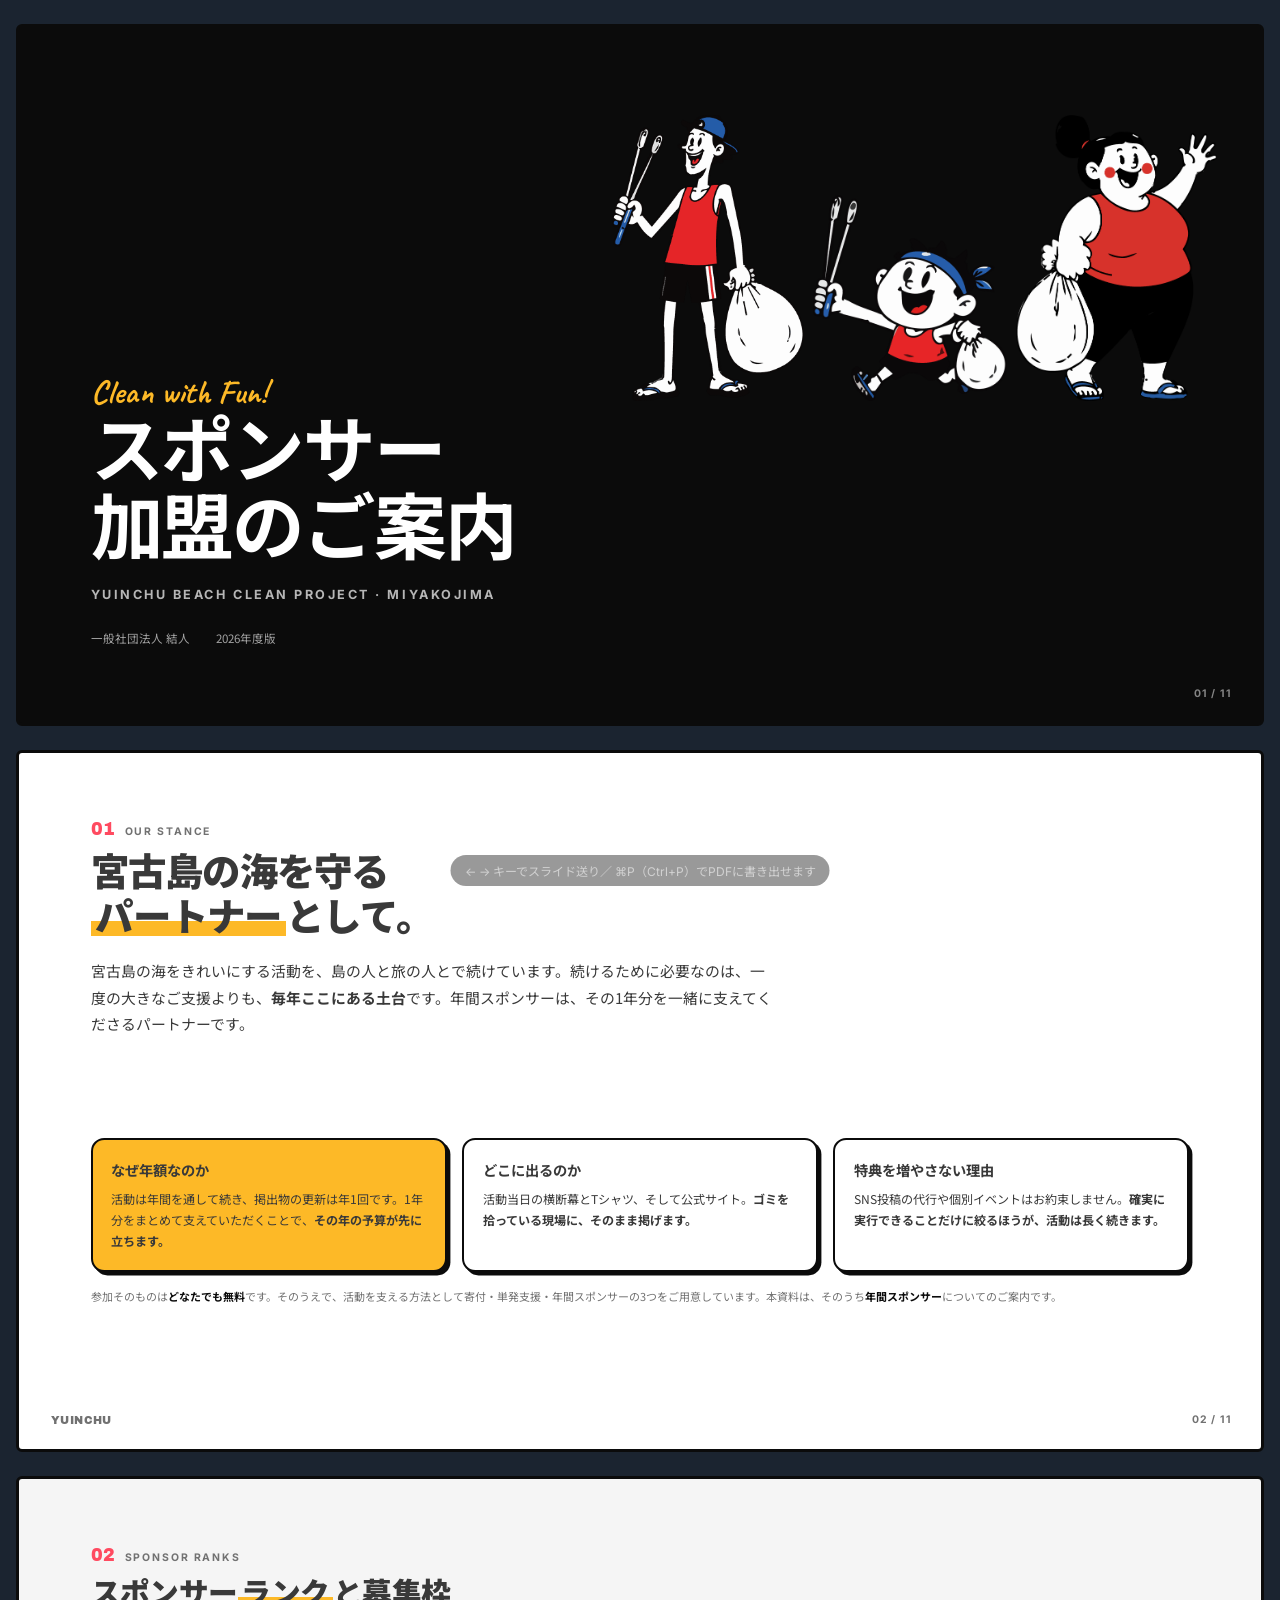
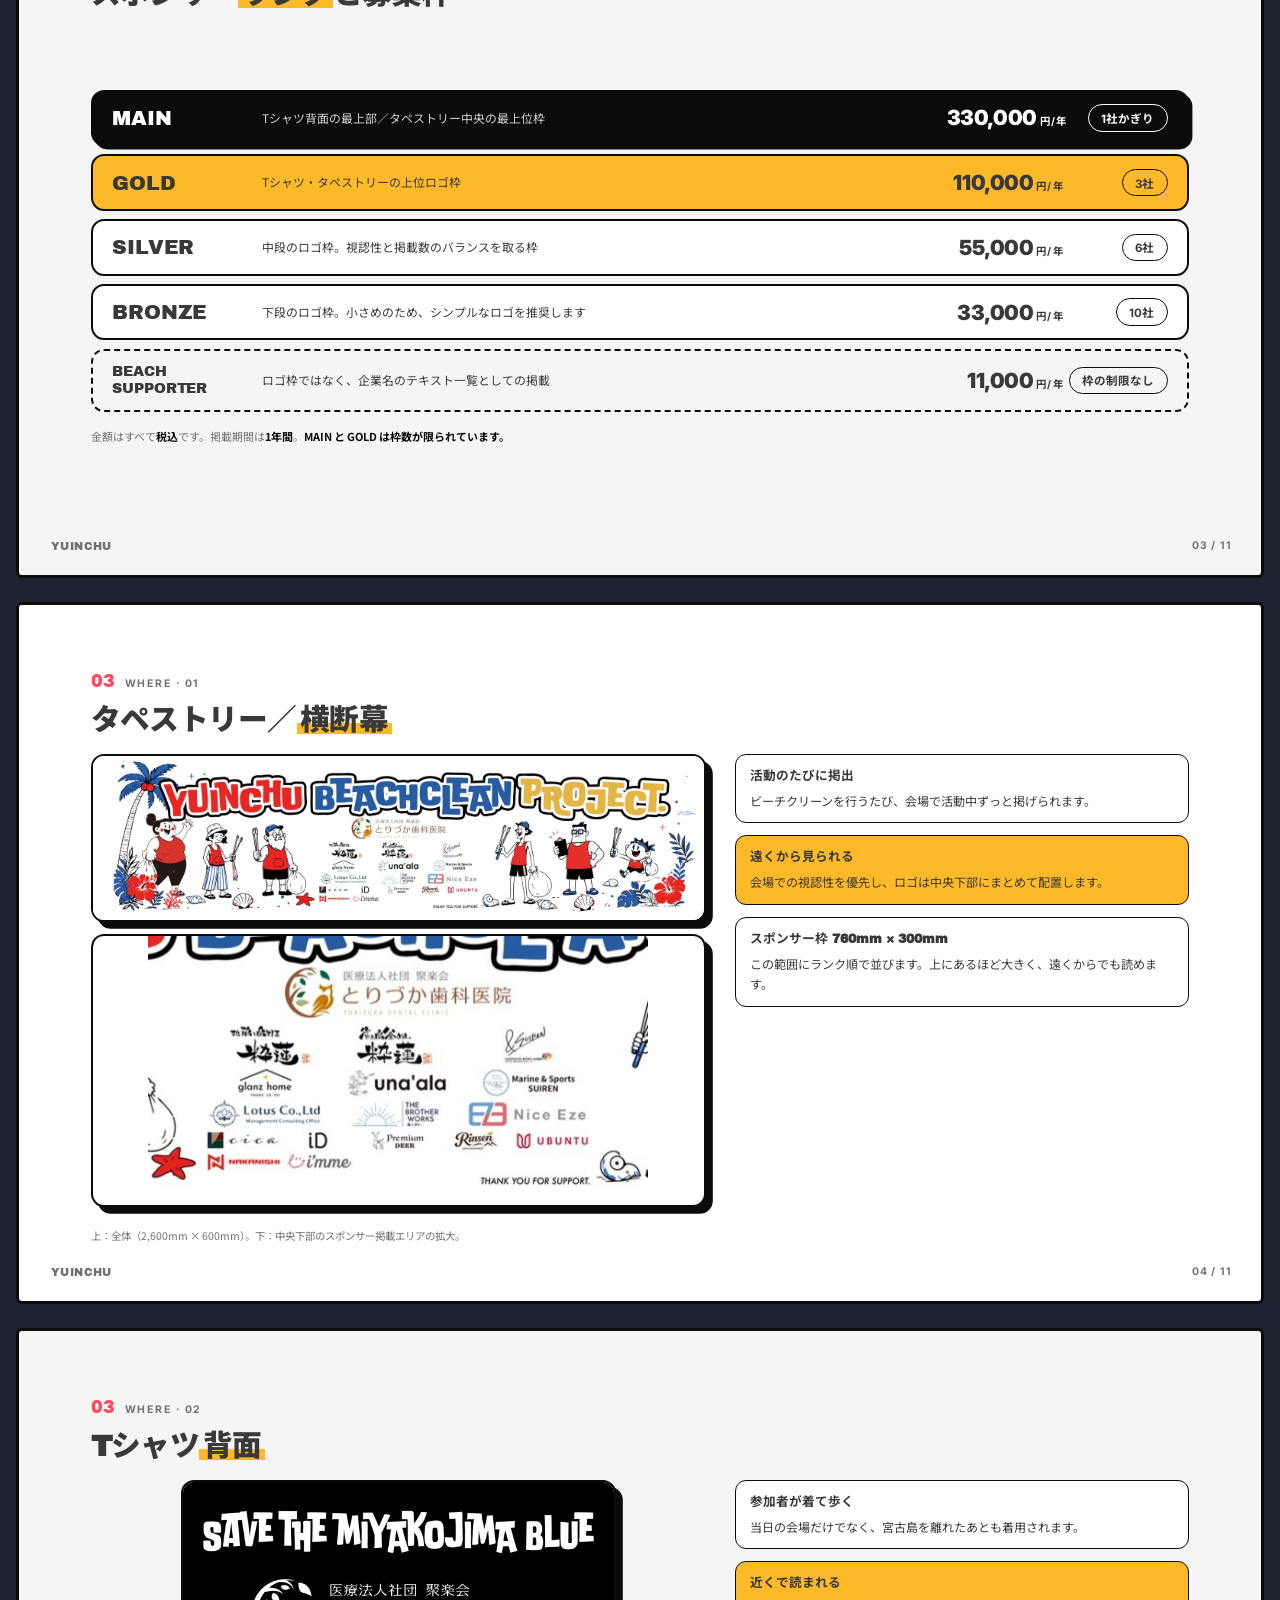
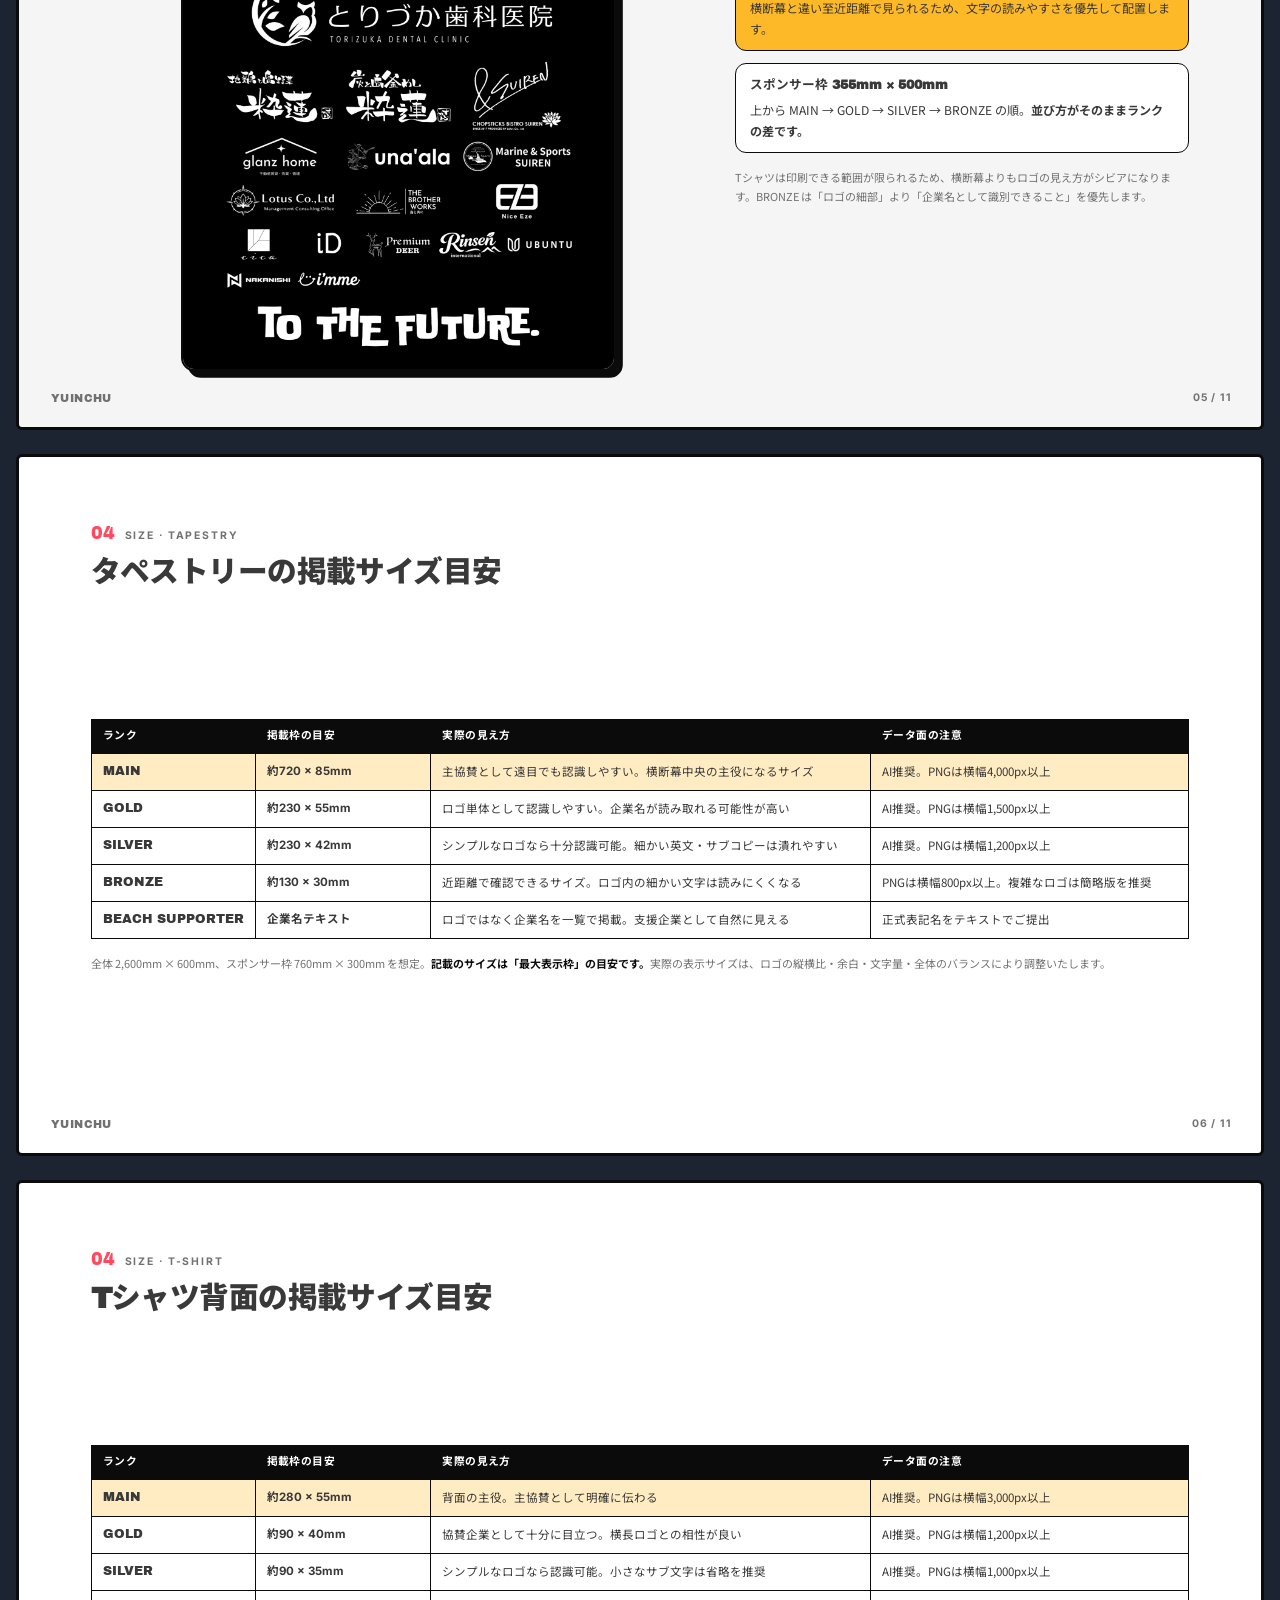
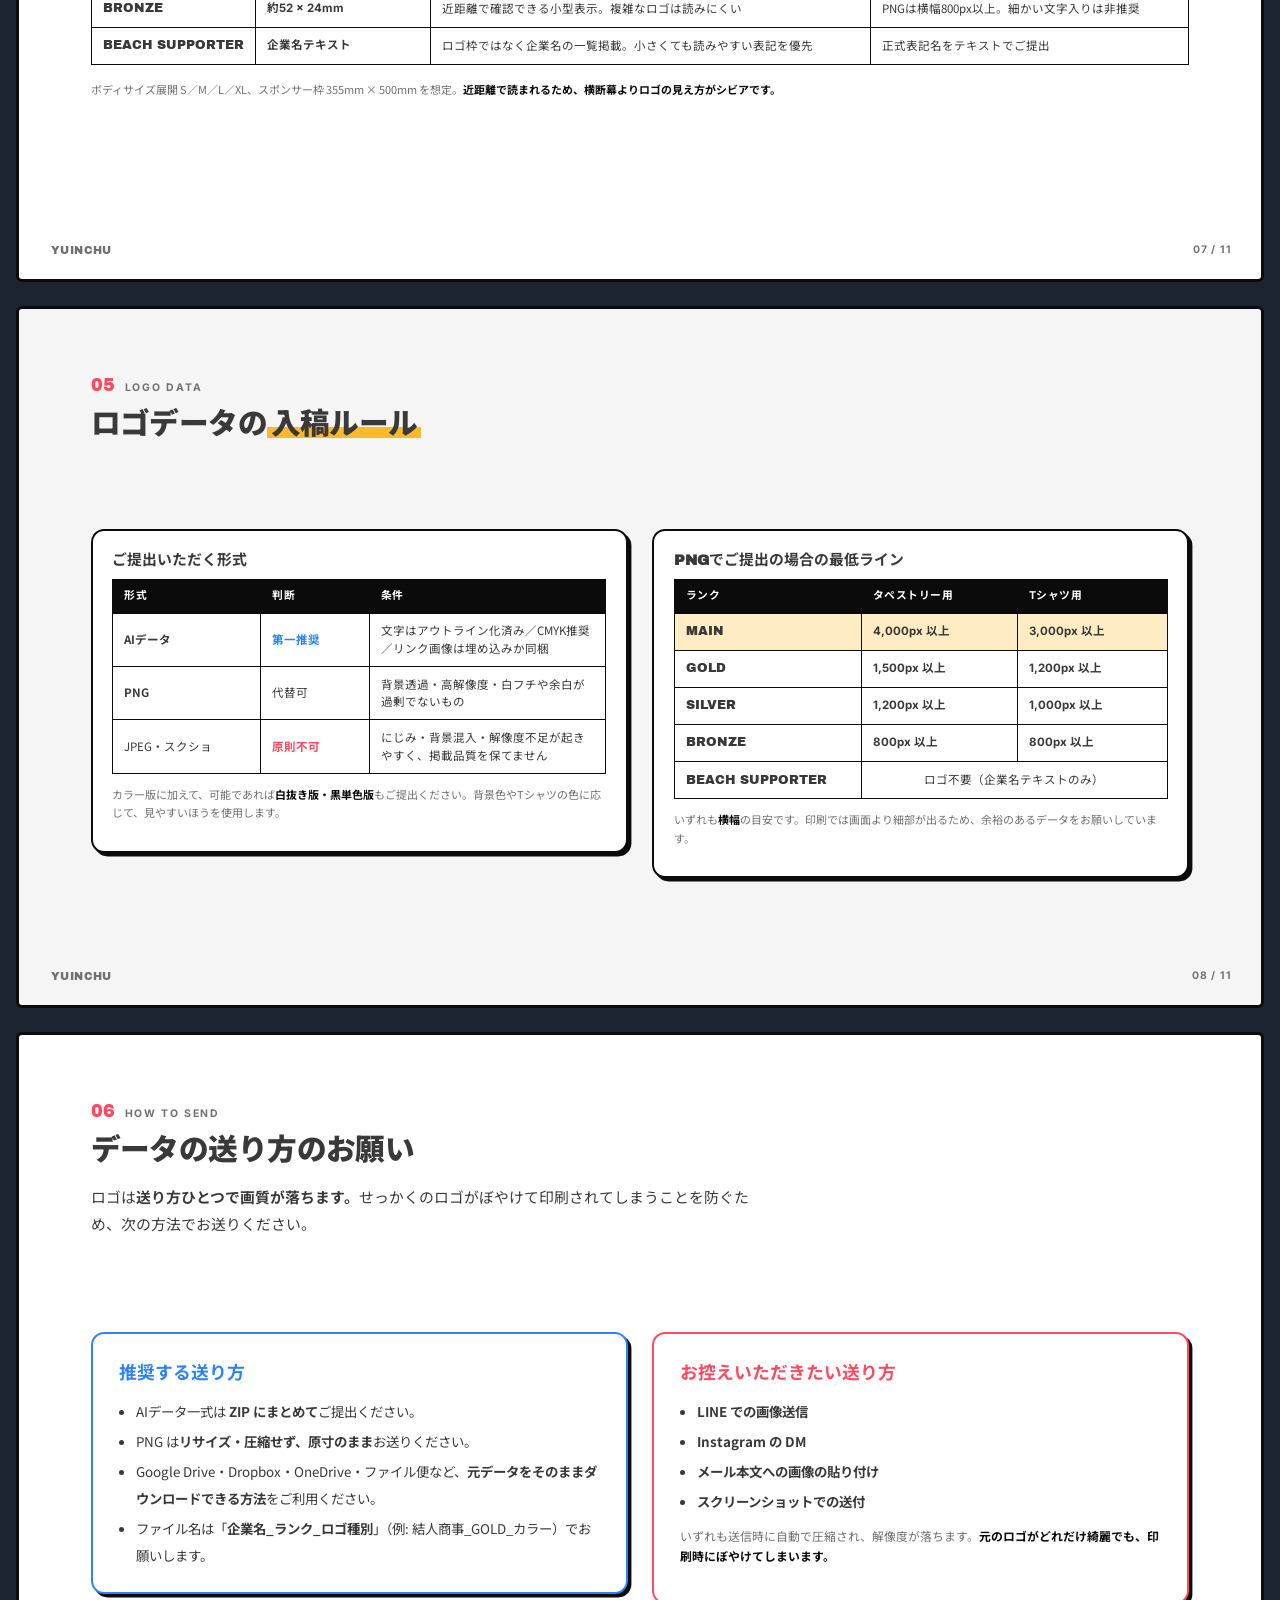
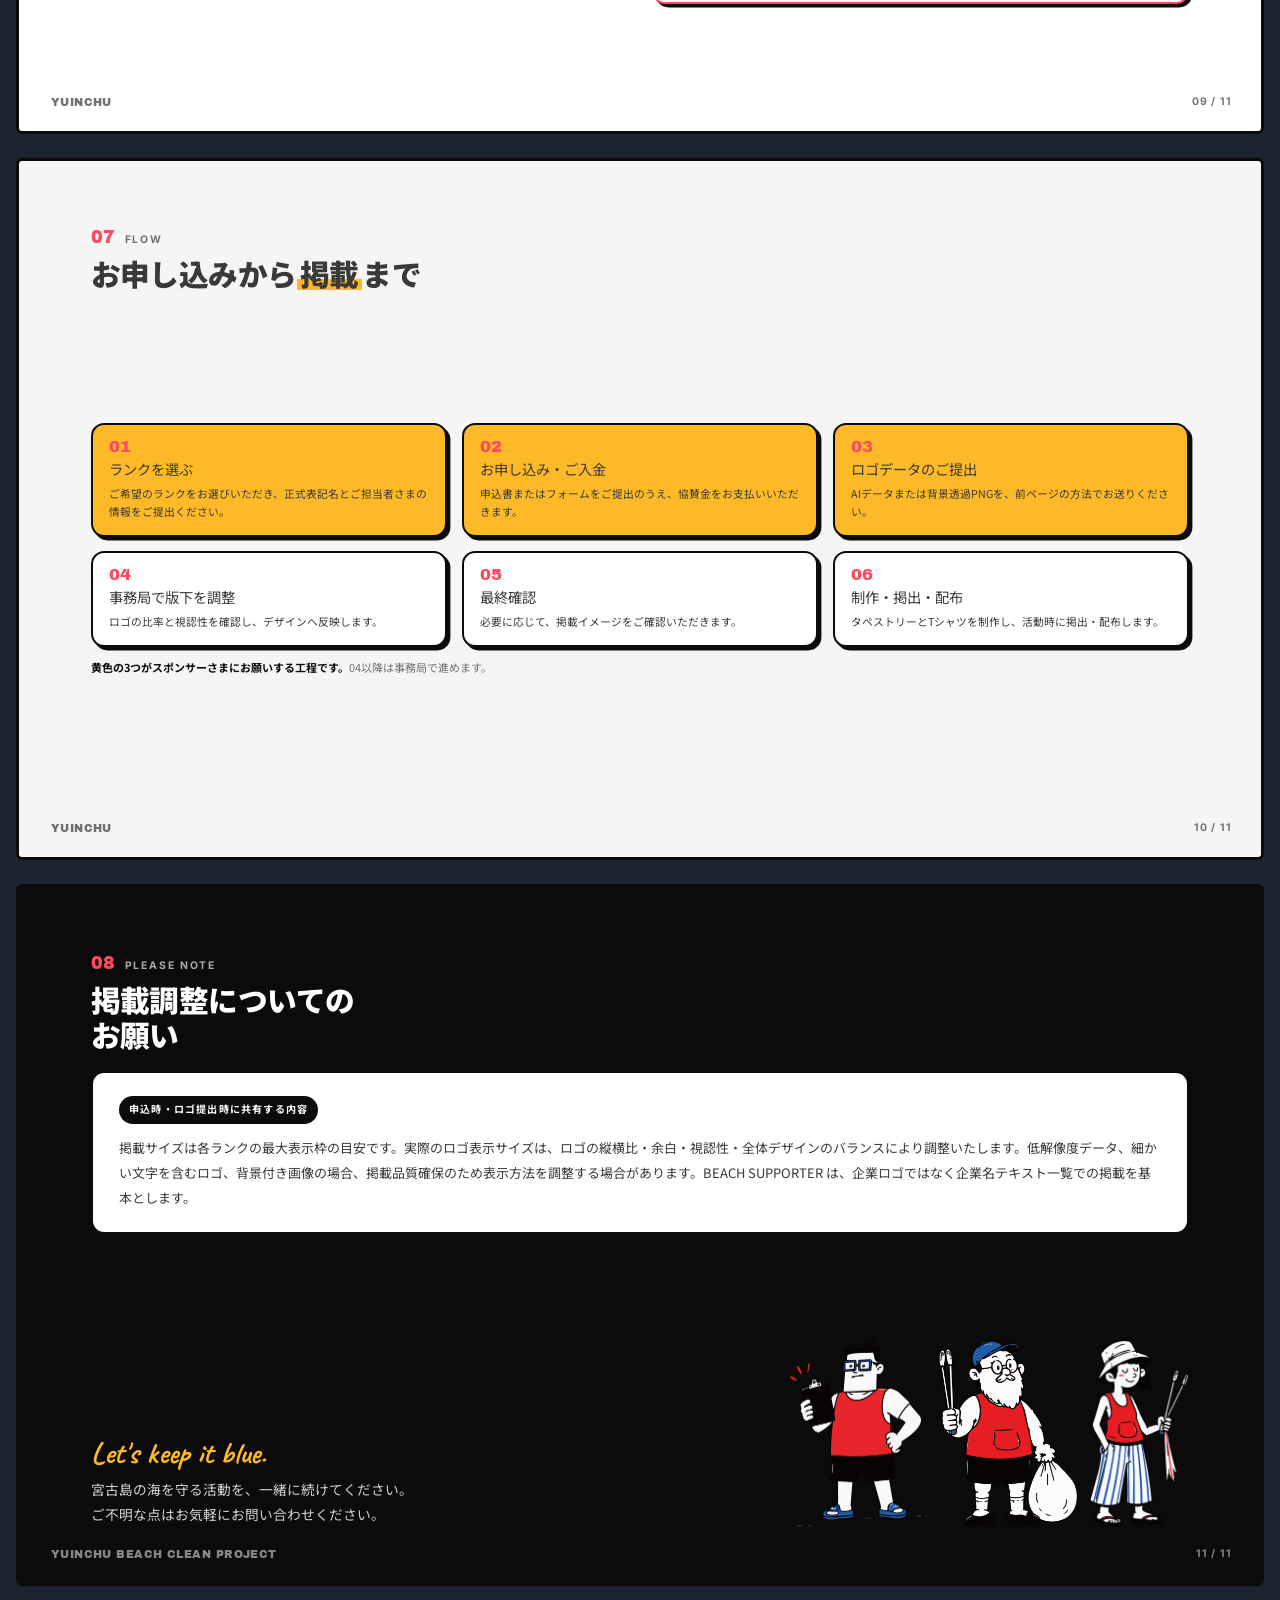
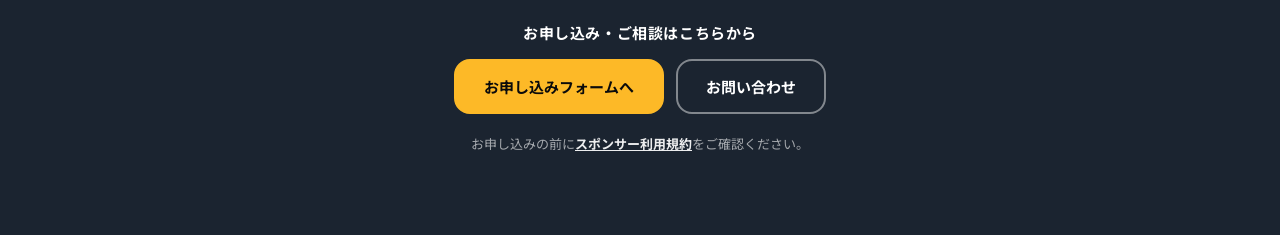
<file: sponsor-deck.html>
<!DOCTYPE html>
<html lang="ja">
<head>
<meta charset="UTF-8">
<meta name="viewport" content="width=device-width, initial-scale=1">
  <meta name="robots" content="noindex, nofollow">
<title>スポンサー加盟のご案内 | YUINCHU Beach Clean Project</title>
<meta name="description" content="YUINCHU Beach Clean Project のスポンサー加盟ガイダンス。ランク・掲載位置・掲載サイズ・ロゴ入稿ルール・申込の流れ。">
<link rel="preconnect" href="https://fonts.googleapis.com">
<link rel="preconnect" href="https://fonts.gstatic.com" crossorigin>
<style>
@import url('https://fonts.googleapis.com/css2?family=Archivo+Black&family=Caveat:wght@500;700&family=Inter:wght@400;500;600;700;900&family=Noto+Sans+JP:wght@400;500;700;900&display=swap');

/* ── 見た目の語彙は work/sponsor.html と同じものを使う。
      増やさずに揃えるため、値はあちらの :root をそのまま写している ───── */
:root {
  --c-bg: #FFFFFF;
  --c-ink: #0B0B0B;
  --c-text: #393939;
  --c-muted: #717171;
  --c-red: #FF4A60;
  --c-blue: #2F81F7;
  --c-yellow: #FDB927;
  --c-border: #0B0B0B;
  --c-soft: #F5F5F5;
  --b-thick: 0.23cqw;
  --b-thin: 0.16cqw;
  --shadow-card: 0.62cqw 0.62cqw 0 0 var(--c-border);
  --shadow-card-sm: 0.31cqw 0.31cqw 0 0 var(--c-border);
  --font-display: "Archivo Black", "Noto Sans JP", "Hiragino Kaku Gothic ProN", sans-serif;
  --font-meta: "Inter", "Noto Sans JP", system-ui, sans-serif;
  --font-jp: "Noto Sans JP", "Hiragino Kaku Gothic ProN", "Hiragino Sans", "Meiryo", sans-serif;
  --font-hand: "Caveat", "Noto Sans JP", cursive;
}

* { box-sizing: border-box; }
html, body { margin: 0; padding: 0; }
body {
  background: #1B2430;
  font-family: var(--font-jp);
  color: var(--c-text);
  -webkit-font-smoothing: antialiased;
}

.deck { display: flex; flex-direction: column; align-items: center; gap: 24px; padding: 24px 16px 80px; }

/* スライドは 16:9 の器。中の寸法はすべて cqw（器の幅に対する％）で書く。
   こうしておくと、画面でも印刷でも同じ見た目のまま拡大縮小できる。 */
.slide {
  container-type: inline-size;
  position: relative;
  width: min(100%, 1280px);
  aspect-ratio: 16 / 9;
  background: var(--c-bg);
  border: 3px solid var(--c-ink);
  border-radius: 6px;
  overflow: hidden;
  display: flex; flex-direction: column;
  padding: 5.2cqw 5.6cqw 4.4cqw;
}
.slide--ink { background: var(--c-ink); color: #fff; }
.slide--yellow { background: var(--c-yellow); }
.slide--soft { background: var(--c-soft); }

/* ── 共通の見出し ───────────────────────────── */
.eyebrow {
  display: inline-flex; align-items: baseline; gap: 0.9cqw;
  font-family: var(--font-meta); font-weight: 700;
  font-size: 0.95cqw; letter-spacing: .18em; color: var(--c-muted);
  margin: 0 0 1.1cqw;
}
.eyebrow b { font-family: var(--font-display); font-size: 1.6cqw; letter-spacing: 0; color: var(--c-red); font-weight: 400; }
.slide--ink .eyebrow { color: rgba(255,255,255,.66); }
.h {
  font-family: var(--font-display); font-weight: 900;
  font-size: 3.5cqw; line-height: 1.18; letter-spacing: -.02em;
  margin: 0 0 1.5cqw; color: inherit;
}
.h--sm { font-size: 2.7cqw; }
.lead { font-size: 1.35cqw; line-height: 1.8; margin: 0 0 2.2cqw; max-width: 62cqw; }
.slide--ink .lead { color: rgba(255,255,255,.8); }
.mark { background: linear-gradient(transparent 58%, var(--c-yellow) 58%, var(--c-yellow) 94%, transparent 94%); padding: 0 .12em; }
.mark--red { background: linear-gradient(transparent 58%, var(--c-red) 58%, var(--c-red) 94%, transparent 94%); }
.hand { font-family: var(--font-hand); font-weight: 700; }

.body { flex: 1; min-height: 0; display: flex; flex-direction: column; justify-content: center; }

/* ページ番号とブランド */
.slide__no {
  position: absolute; right: 2.6cqw; bottom: 2.1cqw;
  font-family: var(--font-meta); font-weight: 700; font-size: 0.95cqw;
  letter-spacing: .12em; color: var(--c-muted);
}
.slide--ink .slide__no { color: rgba(255,255,255,.5); }
.slide__brand {
  position: absolute; left: 2.9cqw; bottom: 2.1cqw;
  font-family: var(--font-display); font-size: 1cqw; letter-spacing: .04em; color: var(--c-muted);
}
.slide--ink .slide__brand { color: rgba(255,255,255,.5); }

/* ── 01 表紙 ───────────────────────────────── */
.cover { justify-content: flex-end; padding-bottom: 6cqw; }
.cover__hand { font-family: var(--font-hand); font-weight: 700; font-size: 3cqw; color: var(--c-yellow); line-height: 1; margin: 0 0 .6cqw; }
.cover__title { font-family: var(--font-display); font-size: 6.6cqw; line-height: 1.06; letter-spacing: -.03em; margin: 0 0 1.6cqw; color: #fff; }
.cover__sub { font-family: var(--font-meta); font-weight: 700; font-size: 1.15cqw; letter-spacing: .2em; color: rgba(255,255,255,.7); margin: 0 0 2.6cqw; }
.cover__meta { display: flex; gap: 2.4cqw; font-size: 1.05cqw; color: rgba(255,255,255,.62); }
.cover__chars {
  position: absolute; right: 4cqw; top: 8cqw;
  display: flex; align-items: flex-end; gap: 0.8cqw;
}
.cover__chars img { height: 26cqw; width: auto; }
.cover__chars img.is-kid { height: 18.7cqw; }

/* ── ランク表 ─────────────────────────────── */
.ranks { display: flex; flex-direction: column; gap: 0.75cqw; }
.rank {
  display: grid; grid-template-columns: 12cqw 1fr 10.5cqw 8cqw;
  align-items: center; gap: 1.6cqw;
  border: var(--b-thick) solid var(--c-border); border-radius: 1.2cqw;
  background: #fff; padding: 1.15cqw 1.8cqw;
}
.rank__name { font-family: var(--font-display); font-size: 1.85cqw; letter-spacing: -.01em; }
.rank__where { font-size: 1.08cqw; line-height: 1.55; color: var(--c-text); }
.rank__price { font-family: var(--font-meta); font-weight: 900; font-size: 1.9cqw; letter-spacing: -.02em; text-align: right; white-space: nowrap; }
.rank__price small { font-size: .95cqw; font-weight: 700; margin-left: .25cqw; }
.rank__slots {
  justify-self: end;
  font-family: var(--font-meta); font-weight: 700; font-size: 1.05cqw;
  border: var(--b-thin) solid var(--c-border); border-radius: 99cqw;
  padding: 0.42cqw 1.1cqw; white-space: nowrap;
}
.rank--main { background: var(--c-ink); color: #fff; box-shadow: var(--shadow-card-sm); }
.rank--main .rank__where { color: rgba(255,255,255,.82); }
.rank--main .rank__slots { border-color: #fff; }
.rank--gold { background: var(--c-yellow); }
.rank--silver { background: #fff; }
.rank--bronze { background: #fff; }
.rank--beach { background: var(--c-soft); border-style: dashed; }
.note {
  margin-top: 1.4cqw; font-size: 1cqw; line-height: 1.7; color: var(--c-muted);
}
.note strong { color: var(--c-ink); }

/* ── 現物を見せる2カラム ───────────────────── */
.split { display: grid; grid-template-columns: 1.15fr .85fr; gap: 2.6cqw; align-items: stretch; flex: 1; min-height: 0; }
.split > * { min-height: 0; }
/* 縦に2枚積むとき: 上は元の高さ、下は残りの高さに contain で収める */
.stack { display: flex; flex-direction: column; gap: 1.1cqw; height: 100%; min-height: 0; }
.stack > .shot { flex: 0 0 auto; }
.stack > .shot--fit { flex: 1 1 auto; min-height: 0; display: flex; }
.stack > .shot--fit img { width: 100%; height: 100%; object-fit: contain; }
.stack > .cap { flex: 0 0 auto; }
.shot { border: var(--b-thick) solid var(--c-border); border-radius: 1.2cqw; overflow: hidden; box-shadow: var(--shadow-card); background: #fff; }
.shot img { display: block; width: 100%; height: auto; }
.shot--tall { height: 100%; width: fit-content; margin-inline: auto; display: flex; }
.shot--tall img { height: 100%; width: auto; object-fit: contain; }
.cap { font-size: 0.95cqw; line-height: 1.65; color: var(--c-muted); margin: 0.8cqw 0 0; }
.points { display: flex; flex-direction: column; gap: 1.1cqw; margin: 0; padding: 0; list-style: none; }
.points li {
  border: var(--b-thin) solid var(--c-border); border-radius: 1cqw;
  padding: 1cqw 1.3cqw; font-size: 1.1cqw; line-height: 1.7; background: #fff;
}
.points li b { display: block; font-family: var(--font-display); font-size: 1.15cqw; margin-bottom: .3cqw; }
.points li.is-key { background: var(--c-yellow); }
/* 3つ横並び。インラインで書くと、狭い画面での上書きが効かなくなる */
.points--3 { display: grid; grid-template-columns: repeat(3, 1fr); gap: 1.4cqw; }
/* 3つ並びは1枚あたりの中身が少ないので、余白を厚めにして器に釣り合わせる */
.points--3 li { padding: 1.7cqw 1.7cqw; border-width: var(--b-thick); border-radius: 1.2cqw; box-shadow: var(--shadow-card-sm); }
.points--3 li b { font-size: 1.3cqw; margin-bottom: .6cqw; }

/* インラインで書いていた寸法をクラスに移した。インラインだと狭い画面で上書きできない */
.rank__name--long { font-size: 1.3cqw; line-height: 1.2; }
.rk--long { font-size: .95cqw; }
table.t--sm { font-size: 1cqw; }
.note--tight { margin-top: 1cqw; }
.end-row { display: flex; align-items: flex-end; justify-content: space-between; gap: 3cqw; }
.end-row__hand { font-size: 2.8cqw; color: var(--c-yellow); margin: 0 0 .5cqw; }
.end-row__text { margin: 0; font-size: 1.25cqw; line-height: 1.8; color: rgba(255,255,255,.82); }

/* ── 表 ───────────────────────────────────── */
table.t { width: 100%; border-collapse: collapse; font-size: 1.05cqw; background: #fff; }
table.t th, table.t td { border: var(--b-thin) solid var(--c-border); padding: 0.75cqw 1cqw; text-align: left; vertical-align: middle; line-height: 1.55; }
table.t thead th { background: var(--c-ink); color: #fff; font-family: var(--font-meta); font-weight: 700; font-size: 0.98cqw; letter-spacing: .04em; }
table.t td.rk { font-family: var(--font-display); font-size: 1.15cqw; white-space: nowrap; }
table.t tr.is-main td { background: rgba(253,185,39,.28); }
table.t td.num { font-family: var(--font-meta); font-weight: 700; white-space: nowrap; }
table.t .ok { color: var(--c-blue); font-weight: 700; }
table.t .ng { color: var(--c-red); font-weight: 700; }

/* ── 流れ（6ステップ） ─────────────────────── */
.flow { display: grid; grid-template-columns: repeat(3, 1fr); gap: 1.3cqw; }
.fstep {
  border: var(--b-thick) solid var(--c-border); border-radius: 1.2cqw;
  background: #fff; padding: 1.3cqw 1.5cqw; box-shadow: var(--shadow-card-sm);
  display: flex; flex-direction: column; gap: .45cqw;
}
.fstep__no { font-family: var(--font-display); font-size: 1.5cqw; color: var(--c-red); line-height: 1; }
.fstep__t { font-family: var(--font-display); font-size: 1.3cqw; line-height: 1.35; }
.fstep__d { font-size: 0.98cqw; line-height: 1.65; color: var(--c-text); margin: 0; }
.fstep--you { background: var(--c-yellow); }

/* ── 入稿ルールの2カラム ───────────────────── */
.cols { display: grid; grid-template-columns: 1fr 1fr; gap: 2.2cqw; flex: 1; min-height: 0;
  align-items: start;    /* カードは中身の高さで止める */
  align-content: center; /* そのうえで、残りの余白の中央に置く */ }
.card {
  border: var(--b-thick) solid var(--c-border); border-radius: 1.2cqw;
  background: #fff; padding: 1.6cqw 1.8cqw; box-shadow: var(--shadow-card-sm);
}
.card h3 { font-family: var(--font-display); font-size: 1.35cqw; margin: 0 0 .9cqw; }
.card ul { margin: 0; padding-left: 1.3cqw; font-size: 1.02cqw; line-height: 1.85; }
/* 表を持たないカードは中身が少ないので、文字を上げて器に釣り合わせる */
.card--roomy { padding: 2.2cqw 2.4cqw; }
.card--roomy h3 { font-size: 1.62cqw; margin-bottom: 1.2cqw; }
.card--roomy ul { font-size: 1.22cqw; line-height: 2; padding-left: 1.5cqw; }
.card--roomy ul li + li { margin-top: .6cqw; }
.card--roomy .note { font-size: 1.08cqw; }
.card ul li + li { margin-top: .3cqw; }

/* ── 引用（そのまま掲載してよい文面） ───────── */
.quote {
  border: var(--b-thick) solid var(--c-border); border-radius: 1.2cqw;
  background: #fff; padding: 2cqw 2.4cqw; box-shadow: var(--shadow-card);
  font-size: 1.18cqw; line-height: 1.95;
  color: var(--c-text);   /* 濃紺スライドの色を継がせない。白×白で消える */
}
.quote__label {
  display: inline-block; font-family: var(--font-meta); font-weight: 700;
  font-size: .92cqw; letter-spacing: .12em; background: var(--c-ink); color: #fff;
  padding: .35cqw 0.9cqw; border-radius: 99cqw; margin-bottom: 1cqw;
}

/* ── 締めのスライド ───────────────────────── */
.end { justify-content: center; align-items: center; text-align: center; }
.end .h { font-size: 4.4cqw; }
.end__chars { display: flex; align-items: flex-end; gap: 1cqw; margin-top: 3cqw; }
.end__chars img { height: 17cqw; width: auto; }
.end__chars img.is-kid { height: 12.2cqw; }

/* ── スマートフォン ───────────────────────────
   スライドの寸法は cqw（器の幅に対する％）で書いてあるので、幅375pxだと
   本文が約4pxになって読めない。狭い画面では **16:9をやめて縦に流す**。
   文字の大きさもここで px に置き換える（cqw のままだと画面幅に引きずられる）。 */
.t-wrap { width: 100%; }
.t-hint { display: none; }   /* 広い画面では表が収まるので出さない */

@media (max-width: 900px) {
  .deck { gap: 0; padding: 0 0 40px; }

  .slide {
    width: 100%;
    aspect-ratio: auto;          /* 16:9 をやめる。高さは中身が決める */
    min-height: 0;
    border: 0; border-radius: 0;
    border-bottom: 3px solid var(--c-ink);
    padding: 40px 22px 56px;
  }
  .slide--ink { border-bottom-color: var(--c-yellow); }

  /* 見出しまわり */
  .eyebrow { font-size: 11px; gap: 8px; margin-bottom: 10px; }
  .eyebrow b { font-size: 18px; }
  .h { font-size: 30px; margin-bottom: 14px; }
  .h--sm { font-size: 25px; }
  .lead { font-size: 15px; line-height: 1.85; margin-bottom: 22px; max-width: none; }
  .note { font-size: 12.5px; margin-top: 16px; }
  .body { justify-content: flex-start; }

  /* 通し番号とブランドは、重ねずに下端へ普通に置く */
  .slide__no, .slide__brand { position: static; display: block; font-size: 11px; }
  .slide__brand { margin-top: 26px; }
  .slide__no { margin-top: 4px; }

  /* 表紙 */
  .cover { padding: 44px 22px 40px; }
  .cover__chars { position: static; margin: 0 0 24px; gap: 4px; justify-content: flex-start; }
  .cover__chars img { height: 110px; }
  .cover__chars img.is-kid { height: 79px; }
  .cover__hand { font-size: 26px; }
  .cover__title { font-size: 40px; margin-bottom: 14px; }
  .cover__sub { font-size: 11px; letter-spacing: .14em; margin-bottom: 18px; }
  .cover__meta { font-size: 12px; gap: 16px; flex-wrap: wrap; }

  /* ランク表：4列を積み上げる */
  .ranks { gap: 10px; }
  .rank {
    grid-template-columns: 1fr auto;
    grid-template-areas: "name price" "where where" "slots slots";
    gap: 6px 12px; padding: 16px 18px; border-radius: 14px; border-width: 2px;
  }
  .rank__name  { grid-area: name;  font-size: 20px; }
  .rank__price { grid-area: price; font-size: 21px; }
  .rank__where { grid-area: where; font-size: 13px; }
  .rank__slots { grid-area: slots; justify-self: start; font-size: 12px; padding: 4px 12px; border-width: 1px; }

  /* 2カラムはすべて1列に */
  .split, .cols, .flow, .points--3 { grid-template-columns: 1fr; gap: 18px; }
  /* グリッドの子は既定で中身より小さくならない。表を内側で横スクロールさせるため 0 にする */
  .split > *, .cols > *, .flow > *, .points--3 > * { min-width: 0; }
  .points { gap: 10px; }
  .points li, .points--3 li { font-size: 14px; padding: 16px 18px; border-radius: 12px; border-width: 2px; box-shadow: 4px 4px 0 0 var(--c-border); }
  .points--3 li b { font-size: 15px; margin-bottom: 4px; }
  .points li b { font-size: 15px; }

  /* 現物写真 */
  .stack { height: auto; gap: 12px; }
  .stack > .shot--fit { display: block; }
  .stack > .shot--fit img { height: auto; }
  .shot { border-width: 2px; border-radius: 12px; box-shadow: 5px 5px 0 0 var(--c-border); }
  .shot--tall { height: auto; width: 100%; }
  .shot--tall img { height: auto; width: 100%; }
  .cap { font-size: 12px; margin-top: 10px; }

  /* 表は縮めず、その表だけ横に逃がす（読めなくなるより、指で送れるほうがまし） */
  .t-hint { display: block; margin: 0 0 6px; font-size: 12px; color: var(--c-muted); font-weight: 700; }
  .t-wrap { overflow-x: auto; -webkit-overflow-scrolling: touch; border-radius: 8px; }
  .t-wrap table.t { min-width: 700px; font-size: 13px; }
  table.t th, table.t td { padding: 9px 11px; border-width: 1px; }
  table.t thead th { font-size: 12px; }
  table.t td.rk { font-size: 14px; }

  /* 申込の流れ */
  .fstep { padding: 16px 18px; border-radius: 14px; border-width: 2px; box-shadow: 4px 4px 0 0 var(--c-border); gap: 4px; }
  .fstep__no { font-size: 17px; }
  .fstep__t { font-size: 17px; }
  .fstep__d { font-size: 13.5px; }

  /* カード */
  .card { padding: 18px 20px; border-radius: 14px; border-width: 2px; box-shadow: 4px 4px 0 0 var(--c-border); }
  .card h3 { font-size: 17px; margin-bottom: 12px; }
  .card ul { font-size: 13.5px; padding-left: 18px; }
  .card--roomy { padding: 20px; }
  .card--roomy h3 { font-size: 18px; }
  .card--roomy ul { font-size: 14.5px; line-height: 1.95; }
  .card--roomy .note { font-size: 13px; }

  /* 締めのスライド */
  .quote { padding: 20px; border-radius: 14px; border-width: 2px; font-size: 14px; line-height: 1.9; box-shadow: 5px 5px 0 0 var(--c-border); }
  .quote__label { font-size: 11px; padding: 4px 11px; margin-bottom: 12px; }
  .end__chars { gap: 6px; margin-top: 22px !important; }
  .end__chars img { height: 96px; }
  .end__chars img.is-kid { height: 69px; }
  .rank__name--long { font-size: 15px; }
  .rk--long { font-size: 12.5px; }
  table.t--sm { font-size: 13px; }
  .note--tight { margin-top: 14px; }
  .end-row { flex-direction: column; align-items: flex-start; gap: 20px; }
  .end-row__hand { font-size: 26px; margin-bottom: 6px; }
  .end-row__text { font-size: 14.5px; }
  .rank__price small { font-size: 11px; margin-left: 3px; }

  .hint { display: none; }
}

/* ── 操作の案内（印刷では消える） ───────────── */
.hint {
  position: fixed; left: 50%; bottom: 14px; transform: translateX(-50%);
  font-family: var(--font-meta); font-size: 12px; color: rgba(255,255,255,.55);
  background: rgba(0,0,0,.4); padding: 7px 14px; border-radius: 99px;
  pointer-events: none; transition: opacity .4s;
}

/* ── スライドの最後に置く申込導線 ──
   スライドの器（.slide）の外に置くので、中の寸法（cqw）には影響しない。
   PDF書き出し時は下の @media print で消える。 */
.deck-cta {
  width: min(100%, 980px);
  margin-top: 12px;
  text-align: center;
  font-family: var(--font-jp);
  color: #fff;
}
.deck-cta__lead {
  margin: 0 0 16px;
  font-size: 15px; font-weight: 700; letter-spacing: .04em;
}
.deck-cta__actions { display: flex; flex-wrap: wrap; justify-content: center; gap: 12px; }
.deck-cta__btn {
  display: inline-flex; align-items: center; justify-content: center;
  padding: 15px 28px;
  font-size: 15px; font-weight: 700; text-decoration: none; line-height: 1.4;
  color: #fff;
  border: 2px solid rgba(255,255,255,.45);
  border-radius: 16px;
  transition: transform .2s ease, border-color .2s ease, background .2s ease;
}
.deck-cta__btn:hover { transform: translateY(-2px); border-color: #fff; }
.deck-cta__btn--primary { color: var(--c-ink); background: var(--c-yellow); border-color: var(--c-yellow); }
.deck-cta__btn--primary:hover { background: #FFC94A; border-color: #FFC94A; }
.deck-cta__note { margin: 18px 0 0; font-size: 13px; line-height: 1.8; color: rgba(255,255,255,.6); }
.deck-cta__note a { color: rgba(255,255,255,.92); font-weight: 700; }

/* ── 印刷（PDF書き出し）: 1枚1ページ・横向き ── */
/* PDFのページ自体を 16:9（1280×720px = 13.333in × 7.5in）にする。
   A4横だと 1.41:1 なので、スライドの 1.78:1 と合わず上下に帯が出る。 */
@page { size: 338.67mm 190.5mm; margin: 0; }
@media print {
  body { background: #fff; }
  .deck { display: block; padding: 0; gap: 0; }
  .hint, .deck-cta { display: none; }
  .slide {
    width: 100%; height: 100vh; max-width: none;
    border: 0; border-radius: 0;
    break-after: page; page-break-after: always;
  }
  .slide:last-child { break-after: auto; page-break-after: auto; }
  .slide--ink, .slide--yellow, .slide--soft, .rank--main, .rank--gold, .fstep--you, .points li.is-key, table.t thead th, table.t tr.is-main td {
    -webkit-print-color-adjust: exact; print-color-adjust: exact;
  }
}
</style>
</head>
<body>

<div class="deck">

<!-- ═══ 01 表紙 ═══ -->
<section class="slide slide--ink cover">
  <div class="cover__chars">
    <img src="assets/beach-clean-lp/hero-parts/character-01.png" alt="">
    <img src="assets/beach-clean-lp/hero-parts/character-05.png" class="is-kid" alt="">
    <img src="assets/beach-clean-lp/hero-parts/character-04.png" alt="">
  </div>
  <p class="cover__hand">Clean with Fun!</p>
  <h1 class="cover__title">スポンサー<br>加盟のご案内</h1>
  <p class="cover__sub">YUINCHU BEACH CLEAN PROJECT · MIYAKOJIMA</p>
  <div class="cover__meta">
    <span>一般社団法人 結人</span>
    <span>2026年度版</span>
  </div>
  <span class="slide__no">01 / 11</span>
</section>

<!-- ═══ 02 この制度の考え方 ═══ -->
<section class="slide">
  <p class="eyebrow"><b>01</b> OUR STANCE</p>
  <h2 class="h">宮古島の海を守る<br><span class="mark">パートナー</span>として。</h2>
  <p class="lead">宮古島の海をきれいにする活動を、島の人と旅の人とで続けています。続けるために必要なのは、一度の大きなご支援よりも、<strong>毎年ここにある土台</strong>です。年間スポンサーは、その1年分を一緒に支えてくださるパートナーです。</p>
  <div class="body">
    <ul class="points points--3">
      <li class="is-key"><b>なぜ年額なのか</b>活動は年間を通して続き、掲出物の更新は年1回です。1年分をまとめて支えていただくことで、<strong>その年の予算が先に立ちます。</strong></li>
      <li><b>どこに出るのか</b>活動当日の横断幕とTシャツ、そして公式サイト。<strong>ゴミを拾っている現場に、そのまま掲げます。</strong></li>
      <li><b>特典を増やさない理由</b>SNS投稿の代行や個別イベントはお約束しません。<strong>確実に実行できることだけに絞るほうが、活動は長く続きます。</strong></li>
    </ul>
    <p class="note">参加そのものは<strong>どなたでも無料</strong>です。そのうえで、活動を支える方法として寄付・単発支援・年間スポンサーの3つをご用意しています。本資料は、そのうち<strong>年間スポンサー</strong>についてのご案内です。</p>
  </div>
  <span class="slide__brand">YUINCHU</span>
  <span class="slide__no">02 / 11</span>
</section>

<!-- ═══ 03 ランク一覧 ═══ -->
<section class="slide slide--soft">
  <p class="eyebrow"><b>02</b> SPONSOR RANKS</p>
  <h2 class="h h--sm">スポンサー<span class="mark">ランク</span>と募集枠</h2>
  <div class="body">
    <div class="ranks">
      <div class="rank rank--main">
        <span class="rank__name">MAIN</span>
        <span class="rank__where">Tシャツ背面の最上部／タペストリー中央の最上位枠</span>
        <span class="rank__price">330,000<small>円 / 年</small></span>
        <span class="rank__slots">1社かぎり</span>
      </div>
      <div class="rank rank--gold">
        <span class="rank__name">GOLD</span>
        <span class="rank__where">Tシャツ・タペストリーの上位ロゴ枠</span>
        <span class="rank__price">110,000<small>円 / 年</small></span>
        <span class="rank__slots">3社</span>
      </div>
      <div class="rank rank--silver">
        <span class="rank__name">SILVER</span>
        <span class="rank__where">中段のロゴ枠。視認性と掲載数のバランスを取る枠</span>
        <span class="rank__price">55,000<small>円 / 年</small></span>
        <span class="rank__slots">6社</span>
      </div>
      <div class="rank rank--bronze">
        <span class="rank__name">BRONZE</span>
        <span class="rank__where">下段のロゴ枠。小さめのため、シンプルなロゴを推奨します</span>
        <span class="rank__price">33,000<small>円 / 年</small></span>
        <span class="rank__slots">10社</span>
      </div>
      <div class="rank rank--beach">
        <span class="rank__name rank__name--long">BEACH<br>SUPPORTER</span>
        <span class="rank__where">ロゴ枠ではなく、企業名のテキスト一覧としての掲載</span>
        <span class="rank__price">11,000<small>円 / 年</small></span>
        <span class="rank__slots">枠の制限なし</span>
      </div>
    </div>
    <p class="note">金額はすべて<strong>税込</strong>です。掲載期間は<strong>1年間</strong>。<strong>MAIN と GOLD は枠数が限られています。</strong></p>
  </div>
  <span class="slide__brand">YUINCHU</span>
  <span class="slide__no">03 / 11</span>
</section>

<!-- ═══ 04 どこに載るか① タペストリー ═══ -->
<section class="slide">
  <p class="eyebrow"><b>03</b> WHERE · 01</p>
  <h2 class="h h--sm">タペストリー／<span class="mark">横断幕</span></h2>
  <div class="split">
    <div class="stack">
      <div class="shot"><img src="assets/beach-clean-lp/support/banner.jpg" alt="ビーチクリーン会場に掲出する横断幕の実物"></div>
      <div class="shot shot--fit"><img src="assets/beach-clean-lp/support/banner-logos.jpg" alt="横断幕のスポンサーロゴ掲載エリアの拡大"></div>
      <p class="cap">上：全体（2,600mm × 600mm）。下：中央下部のスポンサー掲載エリアの拡大。</p>
    </div>
    <ul class="points">
      <li><b>活動のたびに掲出</b>ビーチクリーンを行うたび、会場で活動中ずっと掲げられます。</li>
      <li class="is-key"><b>遠くから見られる</b>会場での視認性を優先し、ロゴは中央下部にまとめて配置します。</li>
      <li><b>スポンサー枠 760mm × 300mm</b>この範囲にランク順で並びます。上にあるほど大きく、遠くからでも読めます。</li>
    </ul>
  </div>
  <span class="slide__brand">YUINCHU</span>
  <span class="slide__no">04 / 11</span>
</section>

<!-- ═══ 05 どこに載るか② Tシャツ ═══ -->
<section class="slide slide--soft">
  <p class="eyebrow"><b>03</b> WHERE · 02</p>
  <h2 class="h h--sm">Tシャツ<span class="mark">背面</span></h2>
  <div class="split">
    <div class="shot shot--tall"><img src="assets/beach-clean-lp/support/tshirt-back.jpg" alt="参加者が着用するTシャツ背面の実物"></div>
    <div>
      <ul class="points">
        <li><b>参加者が着て歩く</b>当日の会場だけでなく、宮古島を離れたあとも着用されます。</li>
        <li class="is-key"><b>近くで読まれる</b>横断幕と違い至近距離で見られるため、文字の読みやすさを優先して配置します。</li>
        <li><b>スポンサー枠 355mm × 500mm</b>上から MAIN → GOLD → SILVER → BRONZE の順。<strong>並び方がそのままランクの差です。</strong></li>
      </ul>
      <p class="note">Tシャツは印刷できる範囲が限られるため、横断幕よりもロゴの見え方がシビアになります。BRONZE は「ロゴの細部」より「企業名として識別できること」を優先します。</p>
    </div>
  </div>
  <span class="slide__brand">YUINCHU</span>
  <span class="slide__no">05 / 11</span>
</section>

<!-- ═══ 06 掲載サイズ：タペストリー ═══ -->
<section class="slide">
  <p class="eyebrow"><b>04</b> SIZE · TAPESTRY</p>
  <h2 class="h h--sm">タペストリーの掲載サイズ目安</h2>
  <div class="body">
    <p class="t-hint">→ 横にスクロールできます</p>
      <div class="t-wrap"><table class="t">
      <thead>
        <tr><th style="width:13%">ランク</th><th style="width:16%">掲載枠の目安</th><th>実際の見え方</th><th style="width:29%">データ面の注意</th></tr>
      </thead>
      <tbody>
        <tr class="is-main"><td class="rk">MAIN</td><td class="num">約720 × 85mm</td><td>主協賛として遠目でも認識しやすい。横断幕中央の主役になるサイズ</td><td>AI推奨。PNGは横幅4,000px以上</td></tr>
        <tr><td class="rk">GOLD</td><td class="num">約230 × 55mm</td><td>ロゴ単体として認識しやすい。企業名が読み取れる可能性が高い</td><td>AI推奨。PNGは横幅1,500px以上</td></tr>
        <tr><td class="rk">SILVER</td><td class="num">約230 × 42mm</td><td>シンプルなロゴなら十分認識可能。細かい英文・サブコピーは潰れやすい</td><td>AI推奨。PNGは横幅1,200px以上</td></tr>
        <tr><td class="rk">BRONZE</td><td class="num">約130 × 30mm</td><td>近距離で確認できるサイズ。ロゴ内の細かい文字は読みにくくなる</td><td>PNGは横幅800px以上。複雑なロゴは簡略版を推奨</td></tr>
        <tr><td class="rk rk--long">BEACH SUPPORTER</td><td class="num">企業名テキスト</td><td>ロゴではなく企業名を一覧で掲載。支援企業として自然に見える</td><td>正式表記名をテキストでご提出</td></tr>
      </tbody>
    </table></div>
    <p class="note">全体 2,600mm × 600mm、スポンサー枠 760mm × 300mm を想定。<strong>記載のサイズは「最大表示枠」の目安です。</strong>実際の表示サイズは、ロゴの縦横比・余白・文字量・全体のバランスにより調整いたします。</p>
  </div>
  <span class="slide__brand">YUINCHU</span>
  <span class="slide__no">06 / 11</span>
</section>

<!-- ═══ 07 掲載サイズ：Tシャツ ═══ -->
<section class="slide">
  <p class="eyebrow"><b>04</b> SIZE · T-SHIRT</p>
  <h2 class="h h--sm">Tシャツ背面の掲載サイズ目安</h2>
  <div class="body">
    <p class="t-hint">→ 横にスクロールできます</p>
      <div class="t-wrap"><table class="t">
      <thead>
        <tr><th style="width:13%">ランク</th><th style="width:16%">掲載枠の目安</th><th>実際の見え方</th><th style="width:29%">データ面の注意</th></tr>
      </thead>
      <tbody>
        <tr class="is-main"><td class="rk">MAIN</td><td class="num">約280 × 55mm</td><td>背面の主役。主協賛として明確に伝わる</td><td>AI推奨。PNGは横幅3,000px以上</td></tr>
        <tr><td class="rk">GOLD</td><td class="num">約90 × 40mm</td><td>協賛企業として十分に目立つ。横長ロゴとの相性が良い</td><td>AI推奨。PNGは横幅1,200px以上</td></tr>
        <tr><td class="rk">SILVER</td><td class="num">約90 × 35mm</td><td>シンプルなロゴなら認識可能。小さなサブ文字は省略を推奨</td><td>AI推奨。PNGは横幅1,000px以上</td></tr>
        <tr><td class="rk">BRONZE</td><td class="num">約52 × 24mm</td><td>近距離で確認できる小型表示。複雑なロゴは読みにくい</td><td>PNGは横幅800px以上。細かい文字入りは非推奨</td></tr>
        <tr><td class="rk rk--long">BEACH SUPPORTER</td><td class="num">企業名テキスト</td><td>ロゴ枠ではなく企業名の一覧掲載。小さくても読みやすい表記を優先</td><td>正式表記名をテキストでご提出</td></tr>
      </tbody>
    </table></div>
    <p class="note">ボディサイズ展開 S／M／L／XL、スポンサー枠 355mm × 500mm を想定。<strong>近距離で読まれるため、横断幕よりロゴの見え方がシビアです。</strong></p>
  </div>
  <span class="slide__brand">YUINCHU</span>
  <span class="slide__no">07 / 11</span>
</section>

<!-- ═══ 08 ロゴデータ入稿ルール ═══ -->
<section class="slide slide--soft">
  <p class="eyebrow"><b>05</b> LOGO DATA</p>
  <h2 class="h h--sm">ロゴデータの<span class="mark">入稿ルール</span></h2>
  <div class="cols">
    <div class="card">
      <h3>ご提出いただく形式</h3>
      <p class="t-hint">→ 横にスクロールできます</p>
      <div class="t-wrap"><table class="t t--sm">
        <thead><tr><th style="width:30%">形式</th><th style="width:22%">判断</th><th>条件</th></tr></thead>
        <tbody>
          <tr><td><strong>AIデータ</strong></td><td class="ok">第一推奨</td><td>文字はアウトライン化済み／CMYK推奨／リンク画像は埋め込みか同梱</td></tr>
          <tr><td><strong>PNG</strong></td><td>代替可</td><td>背景透過・高解像度・白フチや余白が過剰でないもの</td></tr>
          <tr><td>JPEG・スクショ</td><td class="ng">原則不可</td><td>にじみ・背景混入・解像度不足が起きやすく、掲載品質を保てません</td></tr>
        </tbody>
      </table></div>
      <p class="note note--tight">カラー版に加えて、可能であれば<strong>白抜き版・黒単色版</strong>もご提出ください。背景色やTシャツの色に応じて、見やすいほうを使用します。</p>
    </div>
    <div class="card">
      <h3>PNGでご提出の場合の最低ライン</h3>
      <p class="t-hint">→ 横にスクロールできます</p>
      <div class="t-wrap"><table class="t t--sm">
        <thead><tr><th style="width:38%">ランク</th><th>タペストリー用</th><th>Tシャツ用</th></tr></thead>
        <tbody>
          <tr class="is-main"><td class="rk">MAIN</td><td class="num">4,000px 以上</td><td class="num">3,000px 以上</td></tr>
          <tr><td class="rk">GOLD</td><td class="num">1,500px 以上</td><td class="num">1,200px 以上</td></tr>
          <tr><td class="rk">SILVER</td><td class="num">1,200px 以上</td><td class="num">1,000px 以上</td></tr>
          <tr><td class="rk">BRONZE</td><td class="num">800px 以上</td><td class="num">800px 以上</td></tr>
          <tr><td class="rk rk--long">BEACH SUPPORTER</td><td colspan="2" style="text-align:center;">ロゴ不要（企業名テキストのみ）</td></tr>
        </tbody>
      </table></div>
      <p class="note note--tight">いずれも<strong>横幅</strong>の目安です。印刷では画面より細部が出るため、余裕のあるデータをお願いしています。</p>
    </div>
  </div>
  <span class="slide__brand">YUINCHU</span>
  <span class="slide__no">08 / 11</span>
</section>

<!-- ═══ 09 データの送り方 ═══ -->
<section class="slide">
  <p class="eyebrow"><b>06</b> HOW TO SEND</p>
  <h2 class="h h--sm">データの送り方のお願い</h2>
  <p class="lead">ロゴは<strong>送り方ひとつで画質が落ちます。</strong>せっかくのロゴがぼやけて印刷されてしまうことを防ぐため、次の方法でお送りください。</p>
  <div class="cols">
    <div class="card card--roomy" style="border-color:var(--c-blue);">
      <h3 style="color:var(--c-blue);">推奨する送り方</h3>
      <ul>
        <li>AIデータ一式は <strong>ZIP にまとめて</strong>ご提出ください。</li>
        <li>PNG は<strong>リサイズ・圧縮せず、原寸のまま</strong>お送りください。</li>
        <li>Google Drive・Dropbox・OneDrive・ファイル便など、<strong>元データをそのままダウンロードできる方法</strong>をご利用ください。</li>
        <li>ファイル名は「<strong>企業名_ランク_ロゴ種別</strong>」（例: 結人商事_GOLD_カラー）でお願いします。</li>
      </ul>
    </div>
    <div class="card card--roomy" style="border-color:var(--c-red);">
      <h3 style="color:var(--c-red);">お控えいただきたい送り方</h3>
      <ul>
        <li><strong>LINE での画像送信</strong></li>
        <li><strong>Instagram の DM</strong></li>
        <li><strong>メール本文への画像の貼り付け</strong></li>
        <li><strong>スクリーンショットでの送付</strong></li>
      </ul>
      <p class="note note--tight">いずれも送信時に自動で圧縮され、解像度が落ちます。<strong>元のロゴがどれだけ綺麗でも、印刷時にぼやけてしまいます。</strong></p>
    </div>
  </div>
  <span class="slide__brand">YUINCHU</span>
  <span class="slide__no">09 / 11</span>
</section>

<!-- ═══ 10 申込から掲載までの流れ ═══ -->
<section class="slide slide--soft">
  <p class="eyebrow"><b>07</b> FLOW</p>
  <h2 class="h h--sm">お申し込みから<span class="mark">掲載</span>まで</h2>
  <div class="body">
    <div class="flow">
      <div class="fstep fstep--you">
        <span class="fstep__no">01</span>
        <span class="fstep__t">ランクを選ぶ</span>
        <p class="fstep__d">ご希望のランクをお選びいただき、正式表記名とご担当者さまの情報をご提出ください。</p>
      </div>
      <div class="fstep fstep--you">
        <span class="fstep__no">02</span>
        <span class="fstep__t">お申し込み・ご入金</span>
        <p class="fstep__d">申込書またはフォームをご提出のうえ、協賛金をお支払いいただきます。</p>
      </div>
      <div class="fstep fstep--you">
        <span class="fstep__no">03</span>
        <span class="fstep__t">ロゴデータのご提出</span>
        <p class="fstep__d">AIデータまたは背景透過PNGを、前ページの方法でお送りください。</p>
      </div>
      <div class="fstep">
        <span class="fstep__no">04</span>
        <span class="fstep__t">事務局で版下を調整</span>
        <p class="fstep__d">ロゴの比率と視認性を確認し、デザインへ反映します。</p>
      </div>
      <div class="fstep">
        <span class="fstep__no">05</span>
        <span class="fstep__t">最終確認</span>
        <p class="fstep__d">必要に応じて、掲載イメージをご確認いただきます。</p>
      </div>
      <div class="fstep">
        <span class="fstep__no">06</span>
        <span class="fstep__t">制作・掲出・配布</span>
        <p class="fstep__d">タペストリーとTシャツを制作し、活動時に掲出・配布します。</p>
      </div>
    </div>
    <p class="note note--tight"><strong>黄色の3つがスポンサーさまにお願いする工程です。</strong>04以降は事務局で進めます。</p>
  </div>
  <span class="slide__brand">YUINCHU</span>
  <span class="slide__no">10 / 11</span>
</section>

<!-- ═══ 11 注意事項・締め ═══ -->
<section class="slide slide--ink">
  <p class="eyebrow"><b>08</b> PLEASE NOTE</p>
  <h2 class="h h--sm" style="color:#fff;">掲載調整についての<br>お願い</h2>
  <div class="body" style="justify-content:space-between;">
    <div class="quote">
      <span class="quote__label">申込時・ロゴ提出時に共有する内容</span>
      <p style="margin:0;">掲載サイズは各ランクの最大表示枠の目安です。実際のロゴ表示サイズは、ロゴの縦横比・余白・視認性・全体デザインのバランスにより調整いたします。低解像度データ、細かい文字を含むロゴ、背景付き画像の場合、掲載品質確保のため表示方法を調整する場合があります。BEACH SUPPORTER は、企業ロゴではなく企業名テキスト一覧での掲載を基本とします。</p>
    </div>
    <div class="end-row">
      <div>
        <p class="hand end-row__hand">Let's keep it blue.</p>
        <p class="end-row__text">宮古島の海を守る活動を、一緒に続けてください。<br>ご不明な点はお気軽にお問い合わせください。</p>
      </div>
      <div class="end__chars" style="margin:0;">
        <img src="assets/beach-clean-lp/hero-parts/character-03.png" alt="">
        <img src="assets/beach-clean-lp/hero-parts/character-06.png" alt="">
        <img src="assets/beach-clean-lp/hero-parts/character-02.png" alt="">
      </div>
    </div>
  </div>
  <span class="slide__brand">YUINCHU BEACH CLEAN PROJECT</span>
  <span class="slide__no">11 / 11</span>
</section>

<!-- スライドの外。PDF書き出しには出ない -->
<div class="deck-cta">
  <p class="deck-cta__lead">お申し込み・ご相談はこちらから</p>
  <div class="deck-cta__actions">
    <a href="sponsor-form.html" class="deck-cta__btn deck-cta__btn--primary">お申し込みフォームへ</a>
    <a href="beach-clean.html#form" class="deck-cta__btn">お問い合わせ</a>
  </div>
  <p class="deck-cta__note">お申し込みの前に<a href="terms.html">スポンサー利用規約</a>をご確認ください。</p>
</div>

</div>

<div class="hint" id="hint">← → キーでスライド送り／ ⌘P（Ctrl+P）でPDFに書き出せます</div>

<script>
(function () {
  var slides = Array.prototype.slice.call(document.querySelectorAll('.slide'));
  var hint = document.getElementById('hint');

  // 現在いちばん画面の中央に近いスライドの番号を返す
  function currentIndex() {
    var mid = window.innerHeight / 2, best = 0, bestDist = Infinity;
    slides.forEach(function (s, i) {
      var r = s.getBoundingClientRect();
      var d = Math.abs((r.top + r.bottom) / 2 - mid);
      if (d < bestDist) { bestDist = d; best = i; }
    });
    return best;
  }

  document.addEventListener('keydown', function (e) {
    if (e.metaKey || e.ctrlKey || e.altKey) return;
    var i = currentIndex(), next = null;
    if (e.key === 'ArrowRight' || e.key === 'ArrowDown' || e.key === ' ' || e.key === 'PageDown') next = i + 1;
    if (e.key === 'ArrowLeft'  || e.key === 'ArrowUp'   || e.key === 'PageUp') next = i - 1;
    if (e.key === 'Home') next = 0;
    if (e.key === 'End') next = slides.length - 1;
    if (next === null) return;
    e.preventDefault();
    next = Math.max(0, Math.min(slides.length - 1, next));
    slides[next].scrollIntoView({ behavior: 'smooth', block: 'center' });
  });

  // 案内は数秒で消す（読み終わったあとは邪魔になるため）
  setTimeout(function () { hint.style.opacity = '0'; }, 6000);
})();
</script>

</body>
</html>
</file>
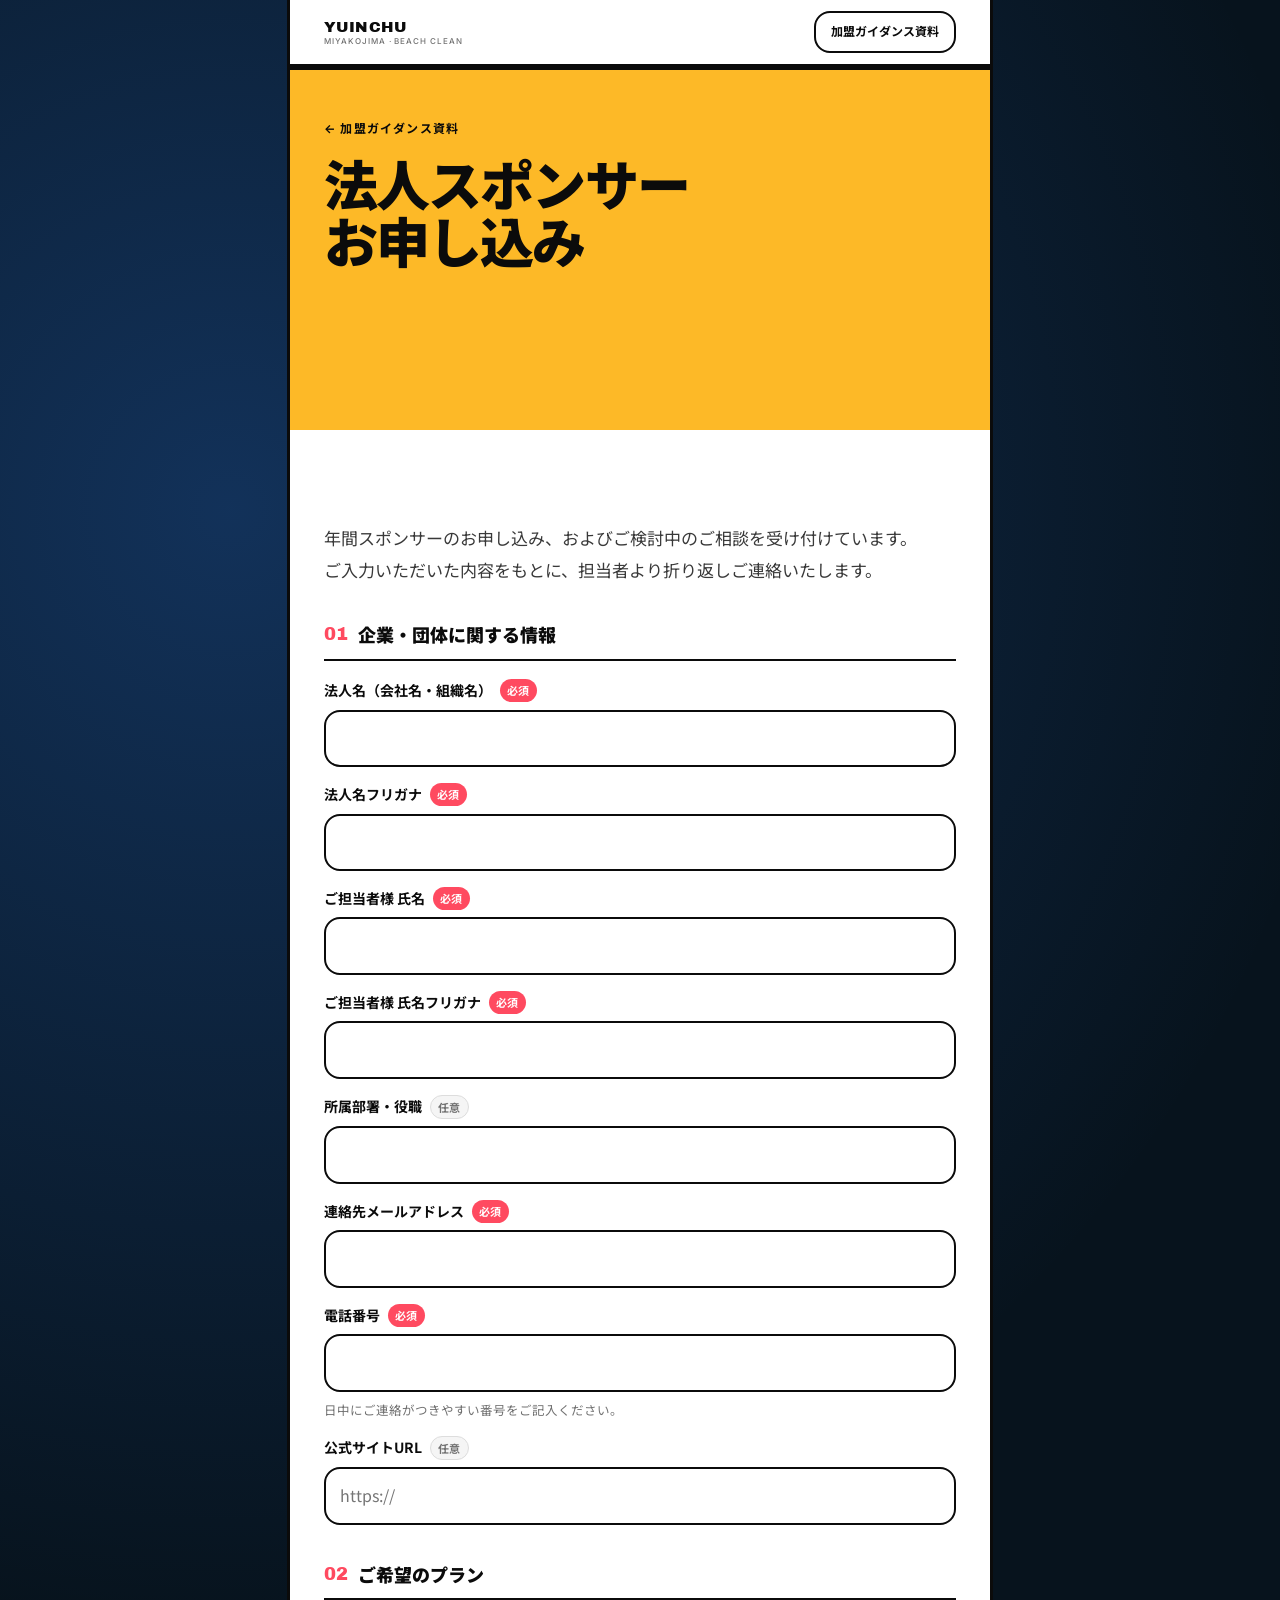
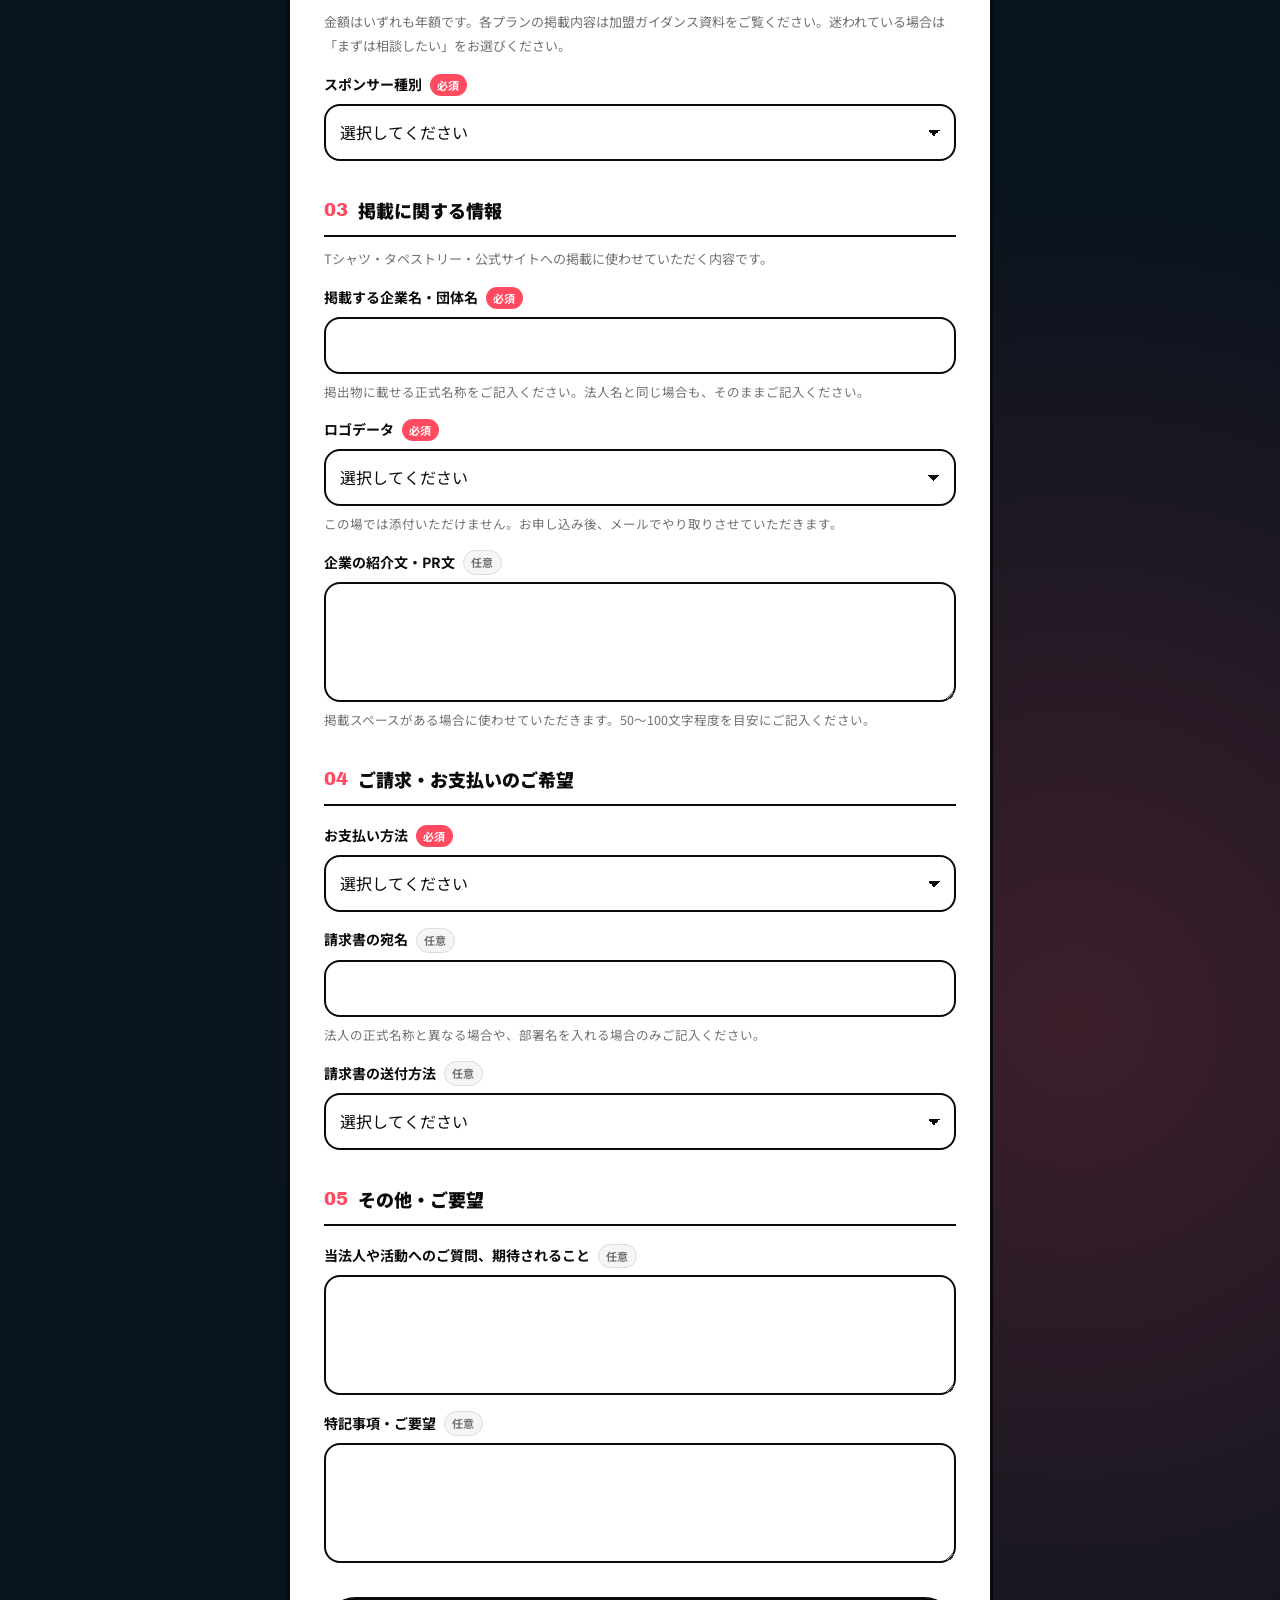
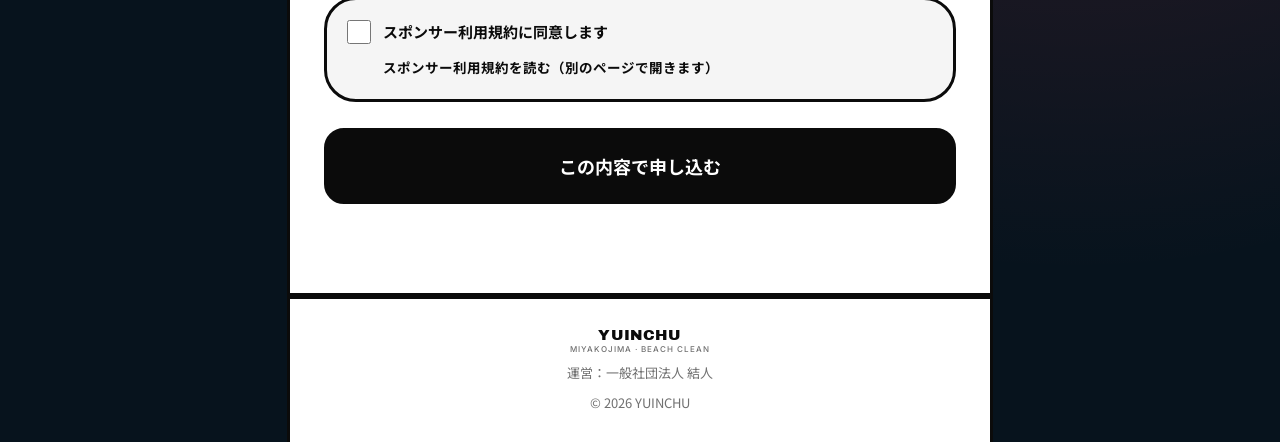
<file: sponsor-form.html>
<!doctype html>
<html lang="ja">
<head>
<meta charset="UTF-8">
<meta name="viewport" content="width=device-width, initial-scale=1">
  <meta name="robots" content="noindex, nofollow">
<title>法人スポンサー お申し込み | YUINCHU Beach Clean Project</title>
<meta name="description" content="YUINCHU Beach Clean Project の年間スポンサーお申し込みフォームです。">
<meta property="og:title" content="法人スポンサー お申し込み | YUINCHU Beach Clean Project">
<meta property="og:description" content="YUINCHU Beach Clean Project の年間スポンサーお申し込みフォームです。">
<meta property="og:type" content="website">
<meta property="og:locale" content="ja_JP">
<meta name="twitter:card" content="summary_large_image">
<link rel="preconnect" href="https://fonts.googleapis.com">
<link rel="preconnect" href="https://fonts.gstatic.com" crossorigin>
<style>
@import url('https://fonts.googleapis.com/css2?family=Archivo+Black&family=Caveat:wght@500;700&family=Inter:wght@400;500;600;700;900&family=Noto+Sans+JP:wght@400;500;700;900&display=swap');

:root {
  --c-bg: #FFFFFF;
  --c-ink: #0B0B0B;
  --c-text: #393939;
  --c-muted: #717171;
  --c-red: #FF4A60;
  --c-blue: #2F81F7;
  --c-yellow: #FDB927;
  --c-border: #0B0B0B;
  --c-soft: #F5F5F5;

  --r-card: 32px;
  --r-md: 16px;
  --b-thick: 3px;
  --b-thin: 2px;
  --shadow-card: 8px 8px 0 0 var(--c-border);
  --shadow-card-sm: 4px 4px 0 0 var(--c-border);

  --phone-w: 700px;
  --gutter: clamp(22px, 6vw, 34px);
  --section-y: clamp(64px, 12vw, 92px);

  --font-display: "Archivo Black", "Noto Sans JP", "Hiragino Kaku Gothic ProN", sans-serif;
  --font-meta: "Inter", "Noto Sans JP", system-ui, sans-serif;
  --font-jp: "Noto Sans JP", "Hiragino Kaku Gothic ProN", "Hiragino Sans", "Meiryo", sans-serif;
  --font-hand: "Caveat", "Noto Sans JP", cursive;
  --ease-out: cubic-bezier(.2, .7, .2, 1);
}

*, *::before, *::after { box-sizing: border-box; }
html { scroll-behavior: smooth; overflow-x: hidden; }
body {
  margin: 0;
  color: var(--c-ink);
  font-family: var(--font-jp);
  font-size: 16px;
  line-height: 1.7;
  -webkit-font-smoothing: antialiased;
  overflow-x: hidden;
  width: 100%;
  background:
    radial-gradient(circle at 18% 14%, rgba(47,129,247,.28), transparent 34%),
    radial-gradient(circle at 84% 72%, rgba(255,74,96,.22), transparent 30%),
    #07131d;
}
img { max-width: 100%; display: block; }
a { color: inherit; text-decoration: none; }
ol, ul { list-style: none; padding: 0; margin: 0; }

.site-header, main, .site-footer {
  width: min(100%, var(--phone-w));
  margin-inline: auto;
  box-shadow: 0 0 0 var(--b-thick) var(--c-border);
  background: var(--c-bg);
  position: relative;
  z-index: 2;
}
main { overflow: hidden; }
.container { width: 100%; margin: 0 auto; padding-inline: var(--gutter); }

/* ── 見出しまわりの語彙（親LPと同じ） ───────────────── */
.hand { font-family: var(--font-hand); font-weight: 700; }
.tilt-l { display: inline-block; transform: rotate(-4deg); }
.tilt-r { display: inline-block; transform: rotate(3deg); }
.uline { position: relative; display: inline-block; white-space: nowrap; }
.uline::after {
  content: "";
  position: absolute; left: -2%; right: -2%; bottom: -.18em; height: .35em;
  background: no-repeat center / 100% 100% url("data:image/svg+xml;utf8,<svg xmlns='http://www.w3.org/2000/svg' viewBox='0 0 200 12' preserveAspectRatio='none'><path d='M2 8 Q 50 1 100 6 T 198 7' fill='none' stroke='%23FF4A60' stroke-width='3.5' stroke-linecap='round'/></svg>");
  pointer-events: none;
}
.title-mark { display: inline-block; background-repeat: no-repeat; background-position: 0 100%; background-size: 100% 38%; padding: 0 .12em; line-height: 1.15; }
.title-mark--yellow { background-image: linear-gradient(var(--c-yellow), var(--c-yellow)); }
.title-mark--blue { background-image: linear-gradient(rgba(47,129,247,.45), rgba(47,129,247,.45)); }

.wave-divider {
  position: absolute; left: 0; right: 0; bottom: -1px;
  width: 100%; height: clamp(32px, 4vw, 56px);
  display: block; pointer-events: none; z-index: 2;
}
.wave-divider--white { fill: var(--c-bg); }
.wave-divider--ink { fill: var(--c-ink); }
.wave-divider--soft { fill: var(--c-soft); }
.has-wave-bottom { padding-bottom: clamp(110px, 14vw, 170px); }

section { padding-block: var(--section-y); position: relative; }
.section-label {
  display: inline-flex; align-items: baseline; gap: 12px;
  font-family: var(--font-meta); font-size: 12px; font-weight: 700;
  letter-spacing: .22em; margin-bottom: 16px;
}
.section-label__num { font-family: var(--font-display); font-size: 20px; letter-spacing: 0; color: var(--c-red); }
.section-label__rule { display: inline-block; width: 32px; height: 2px; background: var(--c-ink); margin: 0 4px; }
h2.section-title {
  font-family: var(--font-display); font-weight: 900;
  font-size: clamp(30px, 9.5vw, 48px); line-height: 1.08;
  letter-spacing: -.035em; margin: 0 0 14px;
}
.section-lead { color: var(--c-text); font-size: clamp(15px, 4vw, 17px); line-height: 1.85; margin: 0; }
.note { margin-top: 18px; font-size: 13px; color: var(--c-muted); line-height: 1.8; }

.btn {
  display: inline-flex; align-items: center; justify-content: center; gap: 8px;
  padding: 14px 26px; border: var(--b-thick) solid var(--c-border); border-radius: var(--r-md);
  font-family: var(--font-meta); font-weight: 700; font-size: 15px; cursor: pointer;
  background: var(--c-bg); color: var(--c-ink);
  transition: transform .15s ease, box-shadow .15s ease;
}
.btn:hover { transform: translate(-2px, -2px); box-shadow: var(--shadow-card-sm); }
.btn--primary { background: var(--c-ink); color: #fff; }
.btn--sm { padding: 9px 15px; font-size: 12px; border-width: var(--b-thin); }
.btn--lg { padding: clamp(16px, 2.2vw, 22px) clamp(30px, 5vw, 52px); font-size: clamp(15px, 1.6vw, 18px); border-radius: 20px; }

/* ── ヘッダー ─────────────────────────────────── */
.site-header { position: sticky; top: 0; z-index: 50; border-bottom: var(--b-thick) solid var(--c-border); }
.site-header__inner { display: flex; align-items: center; justify-content: space-between; gap: 12px; padding-block: 11px; }
.brand { font-family: var(--font-display); font-size: 15px; letter-spacing: .01em; line-height: 1.1; white-space: nowrap; }
.brand small { display: block; font-family: var(--font-meta); font-size: 8px; font-weight: 500; letter-spacing: .12em; color: var(--c-muted); margin-top: 2px; }

/* ── FV：横断幕の現物を主役に ──────────────────── */
.fv { background: var(--c-yellow); padding-top: clamp(30px, 8vw, 46px); padding-bottom: clamp(90px, 12vw, 140px); }
.fv .back {
  display: inline-flex; align-items: center; gap: 6px;
  font-family: var(--font-meta); font-size: 12px; font-weight: 700; letter-spacing: .1em; margin-bottom: 20px;
}
.fv__eyebrow { font-family: var(--font-hand); font-weight: 700; font-size: clamp(24px, 7vw, 34px); color: var(--c-red); line-height: 1; margin: 0 0 4px; }
.fv h1 {
  /* 見出しと同じ 900。Archivo Black に日本語が無く和文は Noto Sans JP に落ちるので、
     ここで太さが違うと和文だけ細く見えて揃わない */
  font-family: var(--font-display); font-weight: 900;
  font-size: clamp(34px, 11vw, 54px); line-height: 1.06; letter-spacing: -.035em; margin: 0 0 16px;
}
.fv__lead { font-size: clamp(15px, 4vw, 17px); line-height: 1.85; margin: 0; }

/* 現物（横断幕）を額装して見せる */
.artifact {
  position: relative;
  margin-top: clamp(26px, 6vw, 38px);
  border: var(--b-thick) solid var(--c-border);
  border-radius: 10px;
  background: var(--c-bg);
  box-shadow: var(--shadow-card);
  overflow: hidden;
}
.fv .artifact { transform: rotate(-1.2deg); }
.artifact__media img { width: 100%; }
.artifact__tag {
  position: absolute; top: 10px; left: 10px; z-index: 3;
  background: var(--c-ink); color: #fff;
  font-family: var(--font-meta); font-size: 10px; font-weight: 700; letter-spacing: .14em;
  padding: 5px 10px; border-radius: 999px;
}
.artifact__cap {
  font-size: 13px; line-height: 1.75; color: var(--c-text);
  margin: 10px 0 0; padding-left: 14px; border-left: var(--b-thick) solid var(--c-red);
}
.artifact--zoom { margin-top: 14px; transform: rotate(.7deg); }
.artifact--zoom .artifact__tag { background: var(--c-red); }
.fv__chars { display: flex; align-items: flex-end; justify-content: center; gap: 4px; margin-top: 18px; }
.fv__chars img { width: clamp(52px, 15vw, 84px); height: auto; }
.fv__chars img:nth-child(odd) { transform: rotate(-4deg); }
.fv__chars img:nth-child(even) { transform: rotate(5deg) translateY(-6px); }

/* ── 流れる帯 ─────────────────────────────────── */
.marquee {
  position: relative; left: 50%; width: 100vw;
  margin: clamp(-46px, -7vw, -30px) 0 0;
  transform: translateX(-50%) rotate(-1.4deg);
  border-block: var(--b-thick) solid var(--c-border);
  background: var(--c-ink); overflow: hidden; padding: 14px 0; z-index: 6;
}
.marquee__track { display: inline-flex; align-items: center; white-space: nowrap; gap: 26px; animation: marquee 46s linear infinite; will-change: transform; }
.marquee__track:hover { animation-play-state: paused; }
.marquee span { font-family: var(--font-display); font-size: clamp(19px, 5.4vw, 30px); color: #fff; }
.marquee .ja { font-family: var(--font-jp); font-weight: 900; font-size: clamp(15px, 4.2vw, 23px); }
.marquee .dot { color: var(--c-yellow); font-size: .8em; line-height: 1; transform: translateY(-.1em); }
@keyframes marquee { from { transform: translateX(0); } to { transform: translateX(-50%); } }

/* ── 掲出物 ───────────────────────────────────── */
.places { background: var(--c-bg); padding-top: clamp(48px, 10vw, 76px); }
.place { margin-top: clamp(26px, 6vw, 36px); }
.place__name { font-size: clamp(18px, 5vw, 22px); font-weight: 900; margin: 0 0 2px; }
.place__size { font-family: var(--font-meta); font-size: 12px; font-weight: 700; letter-spacing: .1em; color: var(--c-blue); margin: 0 0 12px; }
.place__desc { margin: 12px 0 0; font-size: 14px; line-height: 1.85; color: var(--c-text); }
.place--tshirt .artifact { transform: rotate(.9deg); }
.place--tshirt .artifact__tag { top: auto; bottom: 10px; }  /* 背面デザインの文字に重ねない */

/* ── ランク：大きさで差を出す ───────────────────── */
.ranks { background: var(--c-soft); border-top: var(--b-thick) solid var(--c-border); }
.rank-list { display: flex; flex-direction: column; gap: 14px; margin-top: clamp(26px, 6vw, 36px); }
.rank {
  border: var(--b-thick) solid var(--c-border); border-radius: var(--r-md);
  background: var(--c-bg); box-shadow: var(--shadow-card-sm);
}
.rank__head { display: flex; align-items: baseline; justify-content: space-between; gap: 10px; flex-wrap: wrap; }
.rank__name { font-family: var(--font-display); letter-spacing: -.01em; }
.rank__price { font-family: var(--font-meta); font-weight: 900; white-space: nowrap; letter-spacing: -.02em; }
.rank__price span { font-size: 11px; font-weight: 700; margin-left: 3px; letter-spacing: 0; }
.rank__slots {
  display: inline-block; margin-top: 8px; padding: 3px 11px; border-radius: 999px;
  background: var(--c-yellow); color: var(--c-ink);
  font-family: var(--font-meta); font-size: 11px; font-weight: 700; letter-spacing: .06em;
}
.rank__place { margin: 9px 0 0; font-size: 13.5px; line-height: 1.75; color: var(--c-text); }

/* 上位ほど大きく、下位ほど小さく */
.rank--1 { padding: clamp(24px, 6vw, 32px); background: var(--c-ink); color: #fff; transform: rotate(-.8deg); box-shadow: var(--shadow-card); }
.rank--1 .rank__name { font-size: clamp(24px, 7vw, 32px); }
.rank--1 .rank__price { font-size: clamp(32px, 10vw, 46px); }
.rank--1 .rank__place { color: rgba(255,255,255,.74); font-size: 14px; }
.rank--2 { padding: 22px; }
.rank--2 .rank__name { font-size: clamp(20px, 5.6vw, 25px); }
.rank--2 .rank__price { font-size: clamp(26px, 7.6vw, 34px); }
.rank--3 { padding: 19px; }
.rank--3 .rank__name { font-size: clamp(18px, 5vw, 22px); }
.rank--3 .rank__price { font-size: clamp(23px, 6.6vw, 29px); }
.rank--4 { padding: 16px; }
.rank--4 .rank__name { font-size: clamp(16px, 4.4vw, 19px); }
.rank--4 .rank__price { font-size: clamp(20px, 5.6vw, 25px); }
.rank--5 { padding: 14px 16px; border-width: var(--b-thin); box-shadow: none; }
.rank--5 .rank__name { font-size: clamp(14px, 3.9vw, 16px); }
.rank--5 .rank__price { font-size: clamp(18px, 5vw, 22px); }
.rank--5 .rank__place { font-size: 13px; }

/* ── 基本特典 ─────────────────────────────────── */
.perks { margin-top: clamp(26px, 6vw, 36px); border: var(--b-thick) solid var(--c-border); border-radius: var(--r-md); background: var(--c-bg); padding: 22px; box-shadow: var(--shadow-card-sm); }
.perks h3 { margin: 0 0 12px; font-size: 16px; font-weight: 900; }
.perks li { display: flex; gap: 10px; align-items: flex-start; font-size: 14px; line-height: 1.75; padding: 7px 0; border-bottom: 1px dashed rgba(11,11,11,.18); }
.perks li:last-child { border-bottom: 0; }
.perks li::before { content: "●"; color: var(--c-red); font-size: 10px; line-height: 1.9; flex: 0 0 auto; }

/* ── 流れ ─────────────────────────────────────── */
.flow { background: var(--c-bg); }
.flow-list { counter-reset: step; display: flex; flex-direction: column; gap: 11px; margin-top: clamp(26px, 6vw, 36px); }
.flow-list li {
  counter-increment: step; display: flex; align-items: flex-start; gap: 14px;
  border: var(--b-thin) solid var(--c-border); border-radius: var(--r-md);
  padding: 14px 16px; font-size: 15px; line-height: 1.7; background: var(--c-bg);
}
.flow-list li:nth-child(odd) { transform: rotate(-.5deg); }
.flow-list li:nth-child(even) { transform: rotate(.5deg); }
.flow-list li::before {
  content: counter(step); flex: 0 0 auto;
  width: 30px; height: 30px; display: grid; place-items: center; border-radius: 50%;
  background: var(--c-red); color: #fff; font-family: var(--font-display); font-size: 15px;
}

/* ── 締め ─────────────────────────────────────── */
.cta { background: var(--c-ink); color: #fff; text-align: center; }
.cta h2.section-title { color: #fff; font-size: clamp(26px, 8vw, 40px); }
.cta .section-lead { color: rgba(255,255,255,.76); }
.cta__hand { font-family: var(--font-hand); font-weight: 700; font-size: clamp(26px, 8vw, 38px); color: var(--c-yellow); line-height: 1; margin: 0 0 6px; }
.cta__actions { display: flex; flex-direction: column; gap: 12px; margin-top: 28px; align-items: center; }
.cta .btn { border-color: #fff; }
.cta .btn--primary { background: #fff; color: var(--c-ink); }

.site-footer { border-top: var(--b-thick) solid var(--c-border); padding-block: 28px; text-align: center; }
.site-footer p { margin: 8px 0 0; font-size: 13px; color: var(--c-muted); }

.reveal { opacity: 0; transform: translateY(24px); transition: opacity .7s var(--ease-out), transform .7s var(--ease-out); }
.reveal.is-visible { opacity: 1; transform: none; }
.reveal[data-stagger="1"] { transition-delay: .08s; }
.reveal[data-stagger="2"] { transition-delay: .16s; }
.reveal[data-stagger="3"] { transition-delay: .24s; }

@media (prefers-reduced-motion: reduce) {
  .reveal { opacity: 1 !important; transform: none !important; transition: none !important; }
  .marquee__track { animation: none !important; }
  html { scroll-behavior: auto; }
}
/* ── ここから下は、規約ページと申込フォーム用の追加分 ───────── */

.doc { padding-block: var(--section-y); }
.doc__inner { max-width: var(--phone-w); margin: 0 auto; }

/* 規約の条文 */
.article { margin-top: 34px; }
.article h2 {
  font-size: clamp(17px, 4.4vw, 19px);
  font-weight: 900;
  line-height: 1.5;
  margin: 0 0 12px;
  padding-bottom: 9px;
  border-bottom: var(--b-thin) solid var(--c-border);
}
.article p { margin: 0 0 12px; color: var(--c-text); font-size: 15px; line-height: 1.95; }
.article ol { margin: 0; padding-left: 1.5em; }
.article li { color: var(--c-text); font-size: 15px; line-height: 1.95; margin-bottom: 10px; }
.article li:last-child { margin-bottom: 0; }
.doc__meta { margin-top: 40px; padding-top: 18px; border-top: var(--b-thin) solid var(--c-border); font-size: 13px; color: var(--c-muted); line-height: 1.9; }

/* 申込フォーム */
.form-block { margin-top: 34px; }
.form-block__head {
  display: flex; align-items: center; gap: 10px;
  margin-bottom: 18px; padding-bottom: 9px;
  border-bottom: var(--b-thin) solid var(--c-border);
}
.form-block__num { font-family: var(--font-display); font-size: 18px; color: var(--c-red); }
.form-block__title { font-size: clamp(16px, 4.2vw, 18px); font-weight: 900; margin: 0; }
.form-block__note { margin: -8px 0 16px; font-size: 13px; color: var(--c-muted); line-height: 1.8; }

.form-fields { display: flex; flex-direction: column; gap: 16px; }
.field { display: flex; flex-direction: column; gap: 7px; }
.field label { font-size: 14px; font-weight: 700; display: flex; align-items: center; gap: 8px; }
.field .req {
  flex: none; font-size: 11px; font-weight: 700; letter-spacing: .04em;
  padding: 2px 7px; border-radius: 999px;
  background: var(--c-red); color: #fff;
}
.field .any {
  flex: none; font-size: 11px; font-weight: 700; letter-spacing: .04em;
  padding: 2px 7px; border-radius: 999px;
  background: var(--c-soft); color: var(--c-muted); border: 1px solid #DDD;
}
.field__help { font-size: 12.5px; color: var(--c-muted); line-height: 1.7; }
.field input, .field select, .field textarea {
  width: 100%;
  padding: 13px 14px;
  font: inherit; font-size: 16px; color: var(--c-ink);
  background: #fff;
  border: var(--b-thin) solid var(--c-border);
  border-radius: var(--r-md);
  appearance: none;
}
.field select { background-image: linear-gradient(45deg, transparent 50%, var(--c-ink) 50%), linear-gradient(135deg, var(--c-ink) 50%, transparent 50%); background-position: calc(100% - 20px) 51%, calc(100% - 14px) 51%; background-size: 6px 6px, 6px 6px; background-repeat: no-repeat; padding-right: 40px; }
.field input:focus, .field select:focus, .field textarea:focus { outline: 3px solid var(--c-blue); outline-offset: 1px; }
.field textarea { min-height: 120px; resize: vertical; line-height: 1.8; }

/* 規約への同意 */
.agree {
  margin-top: 34px; padding: 20px;
  background: var(--c-soft);
  border: var(--b-thick) solid var(--c-border);
  border-radius: var(--r-card);
}
.agree__row { display: flex; align-items: flex-start; gap: 12px; }
.agree input[type="checkbox"] {
  flex: none; width: 24px; height: 24px; margin: 0;
  accent-color: var(--c-ink); cursor: pointer;
}
.agree label { font-size: 15px; font-weight: 700; line-height: 1.6; cursor: pointer; }
.agree__link { margin: 12px 0 0 36px; font-size: 13.5px; }
.agree__link a { color: var(--c-ink); font-weight: 700; }

.form__submit { margin-top: 26px; width: 100%; justify-content: center; cursor: pointer; }
.form__submit:disabled { opacity: .5; cursor: default; transform: none; }
.form__status {
  margin: 18px 0 0; padding: 16px;
  font-size: 15px; line-height: 1.85;
  border: var(--b-thin) solid var(--c-border); border-radius: var(--r-md);
  background: var(--c-soft);
}
/* 迷惑送信よけ。人には見えない欄 */
.form__trap { position: absolute; left: -9999px; width: 1px; height: 1px; opacity: 0; }

</style>
</head>
<body>

<header class="site-header">
  <div class="container site-header__inner">
    <div class="brand">YUINCHU<small>MIYAKOJIMA &middot; BEACH CLEAN</small></div>
    <a href="sponsor-deck.html" class="btn btn--sm">加盟ガイダンス資料</a>
  </div>
</header>

<main id="main">

  <section class="fv">
    <div class="container">
      <a class="back reveal" href="sponsor-deck.html">&larr; 加盟ガイダンス資料</a>
      <h1 class="reveal" data-stagger="1">法人スポンサー<br>お申し込み</h1>
    </div>
  </section>

  <section class="doc">
    <div class="container">
      <div class="doc__inner">

        <p class="section-lead reveal">年間スポンサーのお申し込み、およびご検討中のご相談を受け付けています。<br>ご入力いただいた内容をもとに、担当者より折り返しご連絡いたします。</p>

        <form class="reveal" data-stagger="1" id="spForm" novalidate>

          <!-- 01 企業・団体 -->
          <div class="form-block">
            <div class="form-block__head">
              <span class="form-block__num">01</span>
              <h2 class="form-block__title">企業・団体に関する情報</h2>
            </div>
            <div class="form-fields">
              <div class="field">
                <label for="f-corp">法人名（会社名・組織名）<span class="req">必須</span></label>
                <input id="f-corp" name="corp_name" type="text" autocomplete="organization" required>
              </div>
              <div class="field">
                <label for="f-corp-kana">法人名フリガナ<span class="req">必須</span></label>
                <input id="f-corp-kana" name="corp_kana" type="text" required>
              </div>
              <div class="field">
                <label for="f-name">ご担当者様 氏名<span class="req">必須</span></label>
                <input id="f-name" name="contact_name" type="text" autocomplete="name" required>
              </div>
              <div class="field">
                <label for="f-name-kana">ご担当者様 氏名フリガナ<span class="req">必須</span></label>
                <input id="f-name-kana" name="contact_kana" type="text" required>
              </div>
              <div class="field">
                <label for="f-role">所属部署・役職<span class="any">任意</span></label>
                <input id="f-role" name="contact_role" type="text" autocomplete="organization-title">
              </div>
              <div class="field">
                <label for="f-email">連絡先メールアドレス<span class="req">必須</span></label>
                <input id="f-email" name="email" type="email" autocomplete="email" required>
              </div>
              <div class="field">
                <label for="f-tel">電話番号<span class="req">必須</span></label>
                <input id="f-tel" name="tel" type="tel" autocomplete="tel" required>
                <span class="field__help">日中にご連絡がつきやすい番号をご記入ください。</span>
              </div>
              <div class="field">
                <label for="f-url">公式サイトURL<span class="any">任意</span></label>
                <input id="f-url" name="url" type="url" inputmode="url" placeholder="https://">
              </div>
            </div>
          </div>

          <!-- 02 プラン -->
          <div class="form-block">
            <div class="form-block__head">
              <span class="form-block__num">02</span>
              <h2 class="form-block__title">ご希望のプラン</h2>
            </div>
            <p class="form-block__note">金額はいずれも年額です。各プランの掲載内容は<a href="sponsor-deck.html">加盟ガイダンス資料</a>をご覧ください。迷われている場合は「まずは相談したい」をお選びください。</p>
            <div class="form-fields">
              <div class="field">
                <label for="f-plan">スポンサー種別<span class="req">必須</span></label>
                <select id="f-plan" name="plan" required>
                  <option value="">選択してください</option>
                  <option value="MAIN 330,000円/年（1社かぎり）">MAIN　330,000円 / 年（1社かぎり）</option>
                  <option value="GOLD 110,000円/年（3社）">GOLD　110,000円 / 年（3社）</option>
                  <option value="SILVER 55,000円/年（6社）">SILVER　55,000円 / 年（6社）</option>
                  <option value="BRONZE 33,000円/年（10社）">BRONZE　33,000円 / 年（10社）</option>
                  <option value="BEACH SUPPORTER 11,000円/年（社数制限なし）">BEACH SUPPORTER　11,000円 / 年（社数の制限なし）</option>
                  <option value="相談したい">まずは相談したい</option>
                </select>
              </div>
            </div>
          </div>

          <!-- 03 掲載 -->
          <div class="form-block">
            <div class="form-block__head">
              <span class="form-block__num">03</span>
              <h2 class="form-block__title">掲載に関する情報</h2>
            </div>
            <p class="form-block__note">Tシャツ・タペストリー・公式サイトへの掲載に使わせていただく内容です。</p>
            <div class="form-fields">
              <div class="field">
                <label for="f-display">掲載する企業名・団体名<span class="req">必須</span></label>
                <input id="f-display" name="display_name" type="text" required>
                <span class="field__help">掲出物に載せる正式名称をご記入ください。法人名と同じ場合も、そのままご記入ください。</span>
              </div>
              <div class="field">
                <label for="f-logo">ロゴデータ<span class="req">必須</span></label>
                <select id="f-logo" name="logo_status" required>
                  <option value="">選択してください</option>
                  <option value="提供できる（後日メールで送付）">ご提供できる（後日メールで送付）</option>
                  <option value="どのデータが使えるか相談したい">どのデータが使えるか相談したい</option>
                  <option value="ロゴが無いので名前のみ掲載">ロゴが無いので、名前のみの掲載を希望</option>
                </select>
                <span class="field__help">この場では添付いただけません。お申し込み後、メールでやり取りさせていただきます。</span>
              </div>
              <div class="field">
                <label for="f-pr">企業の紹介文・PR文<span class="any">任意</span></label>
                <textarea id="f-pr" name="pr_text" maxlength="200"></textarea>
                <span class="field__help">掲載スペースがある場合に使わせていただきます。50〜100文字程度を目安にご記入ください。</span>
              </div>
            </div>
          </div>

          <!-- 04 請求・支払い -->
          <div class="form-block">
            <div class="form-block__head">
              <span class="form-block__num">04</span>
              <h2 class="form-block__title">ご請求・お支払いのご希望</h2>
            </div>
            <div class="form-fields">
              <div class="field">
                <label for="f-pay">お支払い方法<span class="req">必須</span></label>
                <select id="f-pay" name="pay_method" required>
                  <option value="">選択してください</option>
                  <option value="銀行振込">銀行振込</option>
                  <option value="請求書払い">請求書払い</option>
                  <option value="相談したい">相談したい</option>
                </select>
              </div>
              <div class="field">
                <label for="f-invoice-name">請求書の宛名<span class="any">任意</span></label>
                <input id="f-invoice-name" name="invoice_name" type="text">
                <span class="field__help">法人の正式名称と異なる場合や、部署名を入れる場合のみご記入ください。</span>
              </div>
              <div class="field">
                <label for="f-invoice-send">請求書の送付方法<span class="any">任意</span></label>
                <select id="f-invoice-send" name="invoice_send">
                  <option value="">選択してください</option>
                  <option value="メール送付">メール送付</option>
                  <option value="郵送">郵送</option>
                </select>
              </div>
            </div>
          </div>

          <!-- 05 その他 -->
          <div class="form-block">
            <div class="form-block__head">
              <span class="form-block__num">05</span>
              <h2 class="form-block__title">その他・ご要望</h2>
            </div>
            <div class="form-fields">
              <div class="field">
                <label for="f-question">当法人や活動へのご質問、期待されること<span class="any">任意</span></label>
                <textarea id="f-question" name="question"></textarea>
              </div>
              <div class="field">
                <label for="f-note">特記事項・ご要望<span class="any">任意</span></label>
                <textarea id="f-note" name="note"></textarea>
              </div>
            </div>
          </div>

          <!-- 規約への同意 -->
          <div class="agree">
            <div class="agree__row">
              <input id="f-agree" name="agree" type="checkbox" value="同意した" required>
              <label for="f-agree">スポンサー利用規約に同意します</label>
            </div>
            <p class="agree__link"><a href="terms.html" target="_blank" rel="noopener">スポンサー利用規約を読む（別のページで開きます）</a></p>
          </div>

          <input type="hidden" name="source" value="スポンサー申込">
          <!-- 迷惑送信よけ。人には見えない欄で、ここに入力があると機械と判断して捨てる -->
          <input class="form__trap" type="text" name="website" tabindex="-1" autocomplete="off" aria-hidden="true">

          <button type="submit" class="btn btn--primary btn--lg form__submit">この内容で申し込む</button>
          <p class="form__status" id="spFormStatus" role="status" aria-live="polite" hidden></p>
        </form>

      </div>
    </div>
  </section>

</main>

<footer class="site-footer">
  <div class="container">
    <div class="brand">YUINCHU<small>MIYAKOJIMA &middot; BEACH CLEAN</small></div>
    <p>運営：一般社団法人 結人</p>
    <p>&copy; 2026 YUINCHU</p>
  </div>
</footer>

<script>
(function () {
  var prefersReduce = window.matchMedia && window.matchMedia('(prefers-reduced-motion: reduce)').matches;
  var els = document.querySelectorAll('.reveal');
  if (!prefersReduce && 'IntersectionObserver' in window) {
    var io = new IntersectionObserver(function (entries) {
      entries.forEach(function (entry) {
        if (entry.isIntersecting) { entry.target.classList.add('is-visible'); io.unobserve(entry.target); }
      });
    }, { threshold: 0.12, rootMargin: '0px 0px -40px 0px' });
    els.forEach(function (el) { io.observe(el); });
  } else {
    els.forEach(function (el) { el.classList.add('is-visible'); });
  }
})();

// スポンサー申込フォーム
// 送信先は GAS（Google Apps Script）のウェブアプリURL。書き換えるのはここだけ。
// 空のあいだは「準備中」と出るだけで、外部へは何も送らない。
// GAS 側にスポンサー用の受け口（シートと項目）を足してから、そのURLをここに貼る。
// 問い合わせ用の URL をそのまま貼らないこと。項目が違うので、空の行が積まれる。
(function () {
  var SPONSOR_ENDPOINT = 'https://script.google.com/macros/s/AKfycbxFKGOOMtYHCPVky88VasHFgksMs4KGtFgyfDVQcy8qtW2qyQl0ZXv4TtIHbyn8DGXL/exec';

  var form = document.getElementById('spForm');
  var status = document.getElementById('spFormStatus');
  if (!form || !status) return;
  var button = form.querySelector('.form__submit');

  form.addEventListener('submit', function (e) {
    e.preventDefault();
    if (!form.checkValidity()) { form.reportValidity(); return; }

    if (!SPONSOR_ENDPOINT) {
      status.textContent = 'ただいま申込フォームを準備中です。お手数ですが、お問い合わせフォームまたは LINE からご連絡ください。';
      status.hidden = false;
      status.scrollIntoView({ behavior: 'smooth', block: 'center' });
      return;
    }

    var label = button.textContent;
    button.disabled = true;
    button.textContent = '送信中…';

    var params = new URLSearchParams();
    new FormData(form).forEach(function (value, key) { params.append(key, value); });

    fetch(SPONSOR_ENDPOINT, { method: 'POST', mode: 'no-cors', body: params }).then(function () {
      form.querySelectorAll('.form-block, .agree, .form__submit').forEach(function (el) { el.hidden = true; });
      status.textContent = 'ありがとうございます。お申し込みを受け付けました。担当者より順次ご連絡いたします。';
      status.hidden = false;
      status.scrollIntoView({ behavior: 'smooth', block: 'center' });
    }).catch(function () {
      button.disabled = false;
      button.textContent = label;
      status.textContent = '送信に失敗しました。時間をおいて、もう一度お試しください。LINE からもご連絡いただけます。';
      status.hidden = false;
    });
  });
})();

</script>
</body>
</html>
</file>
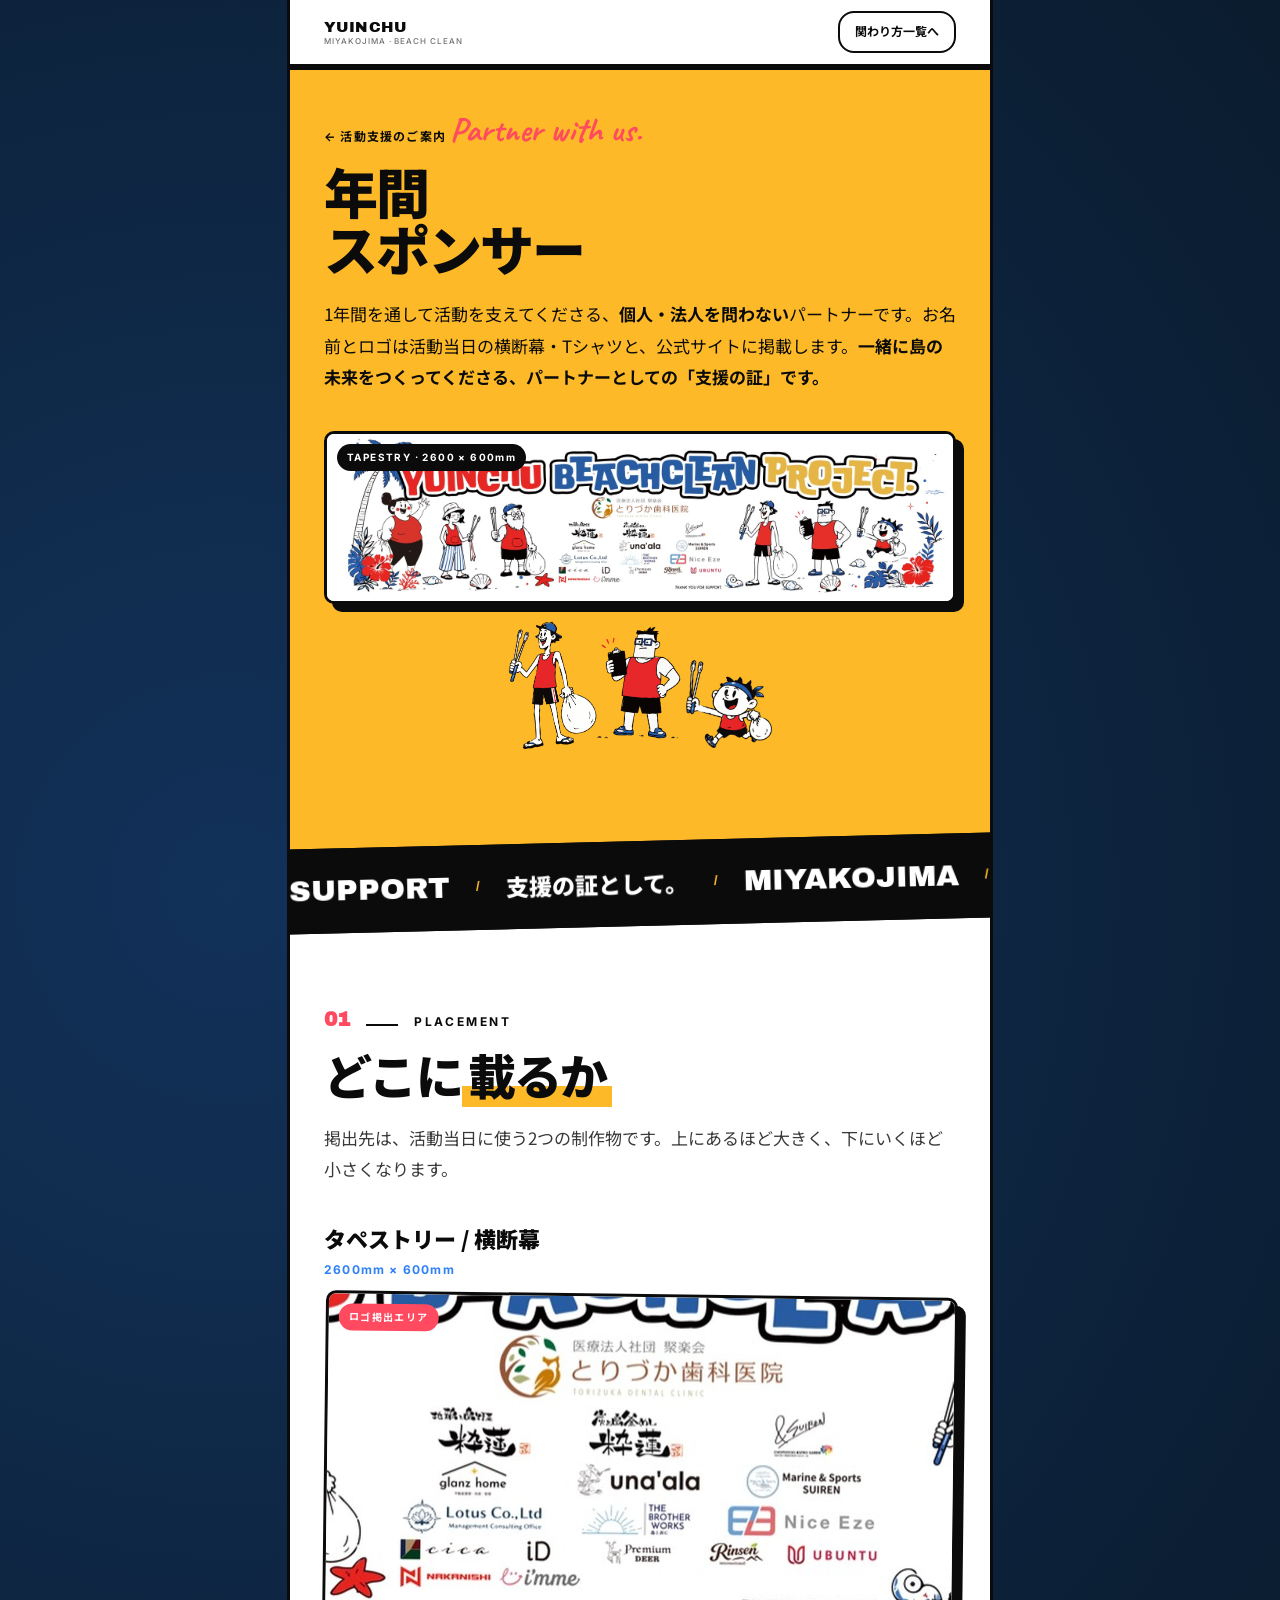
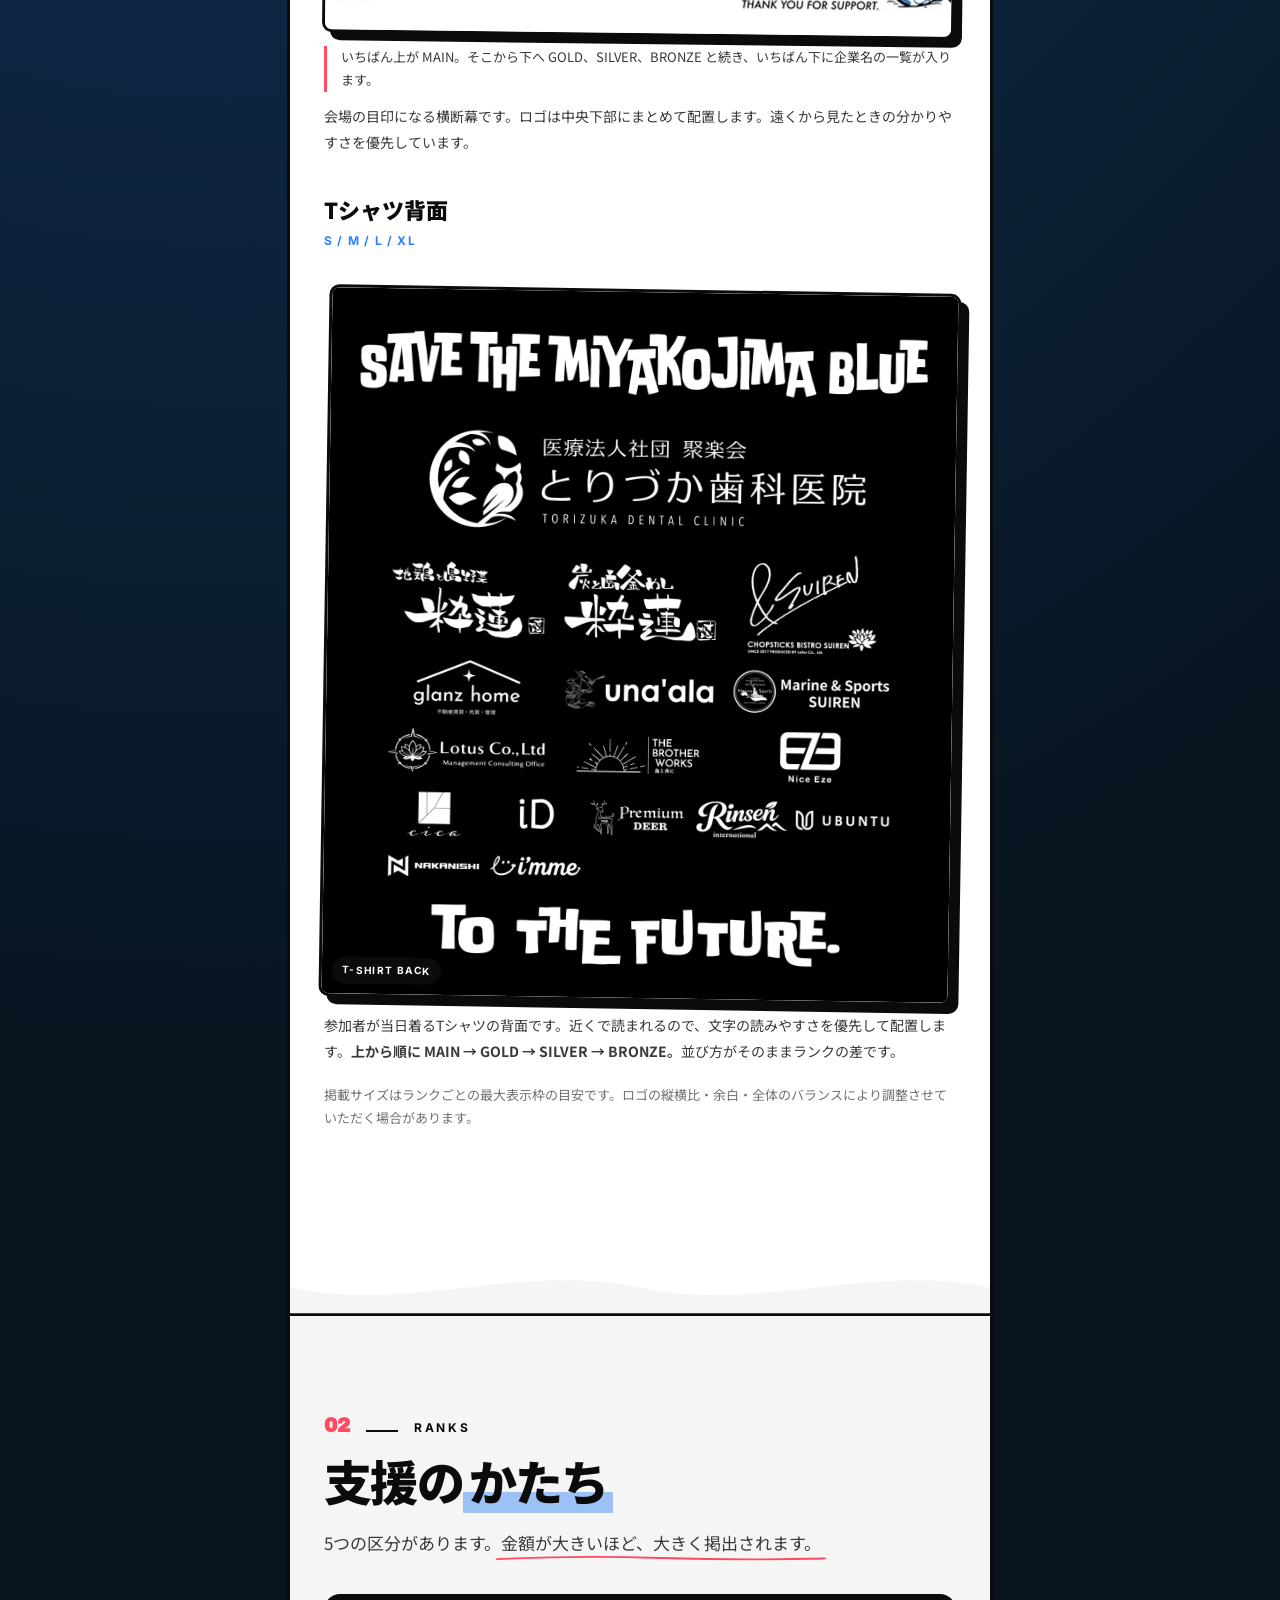
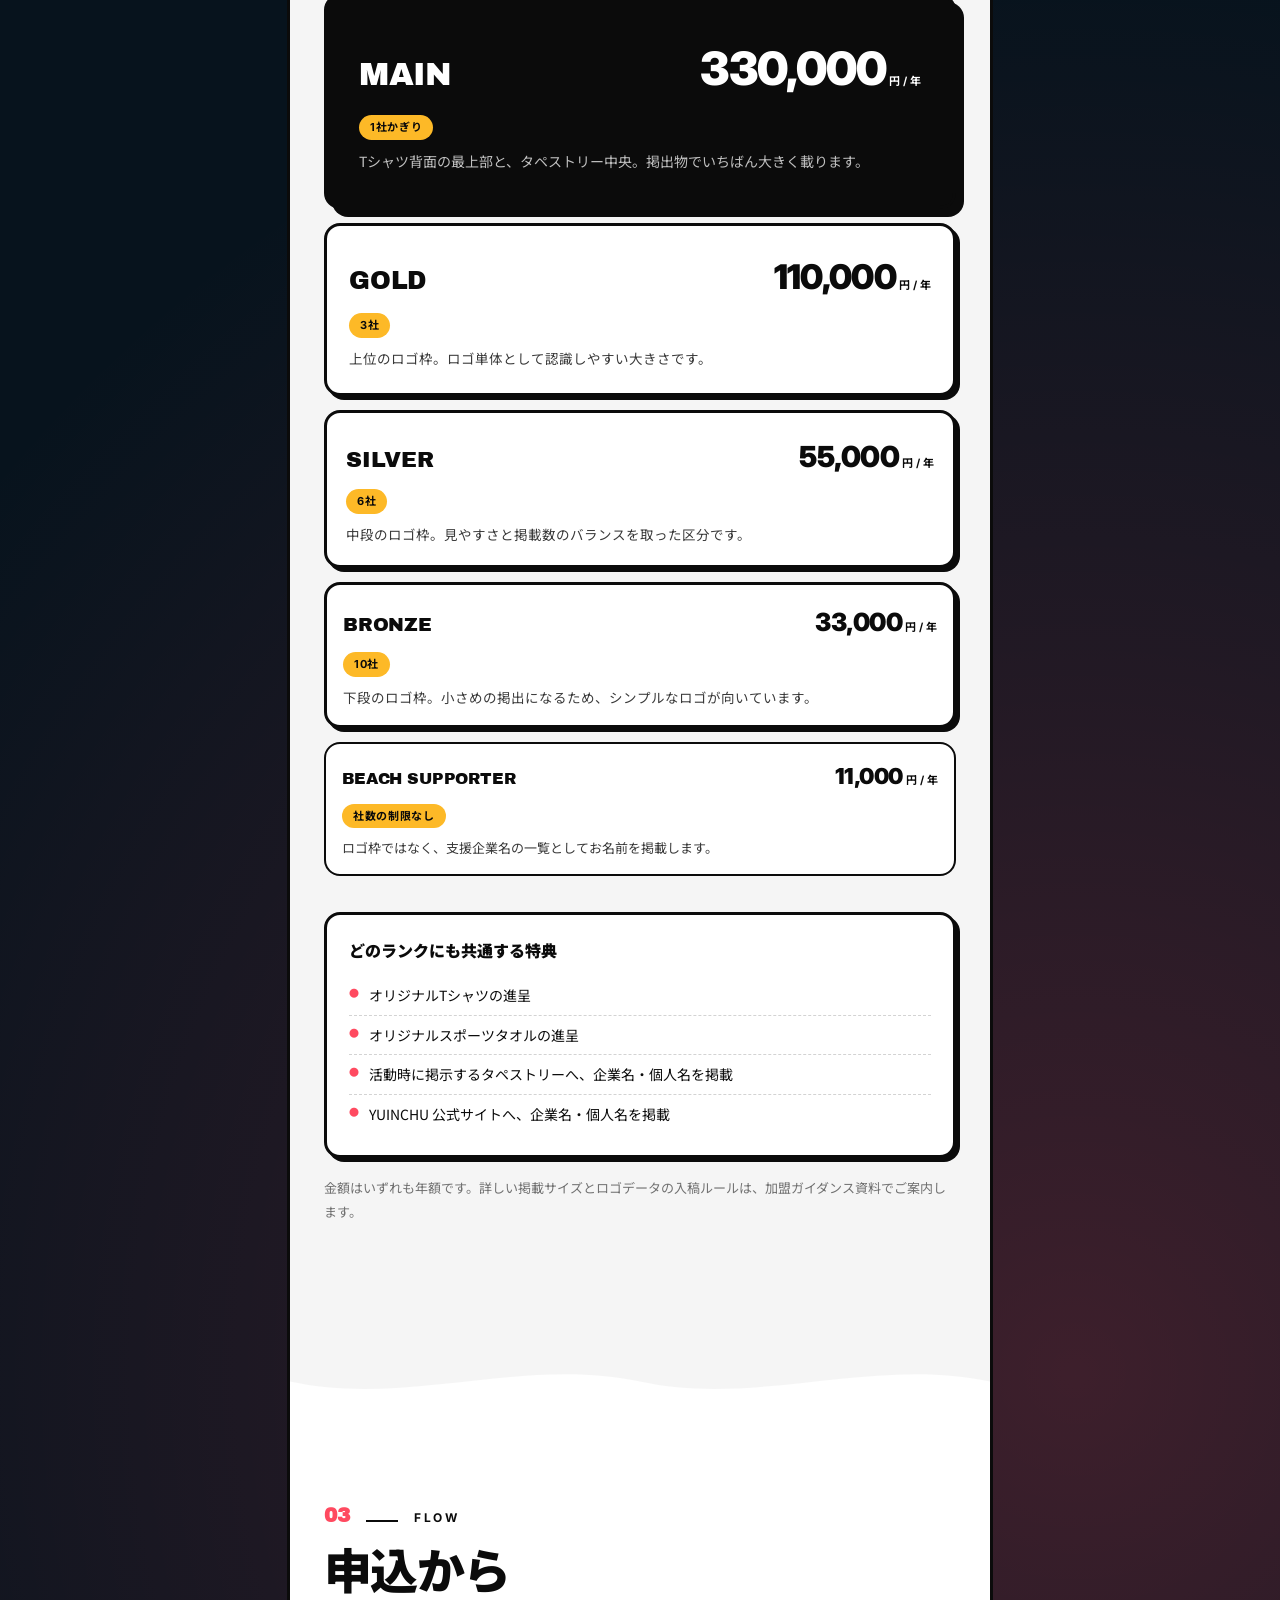
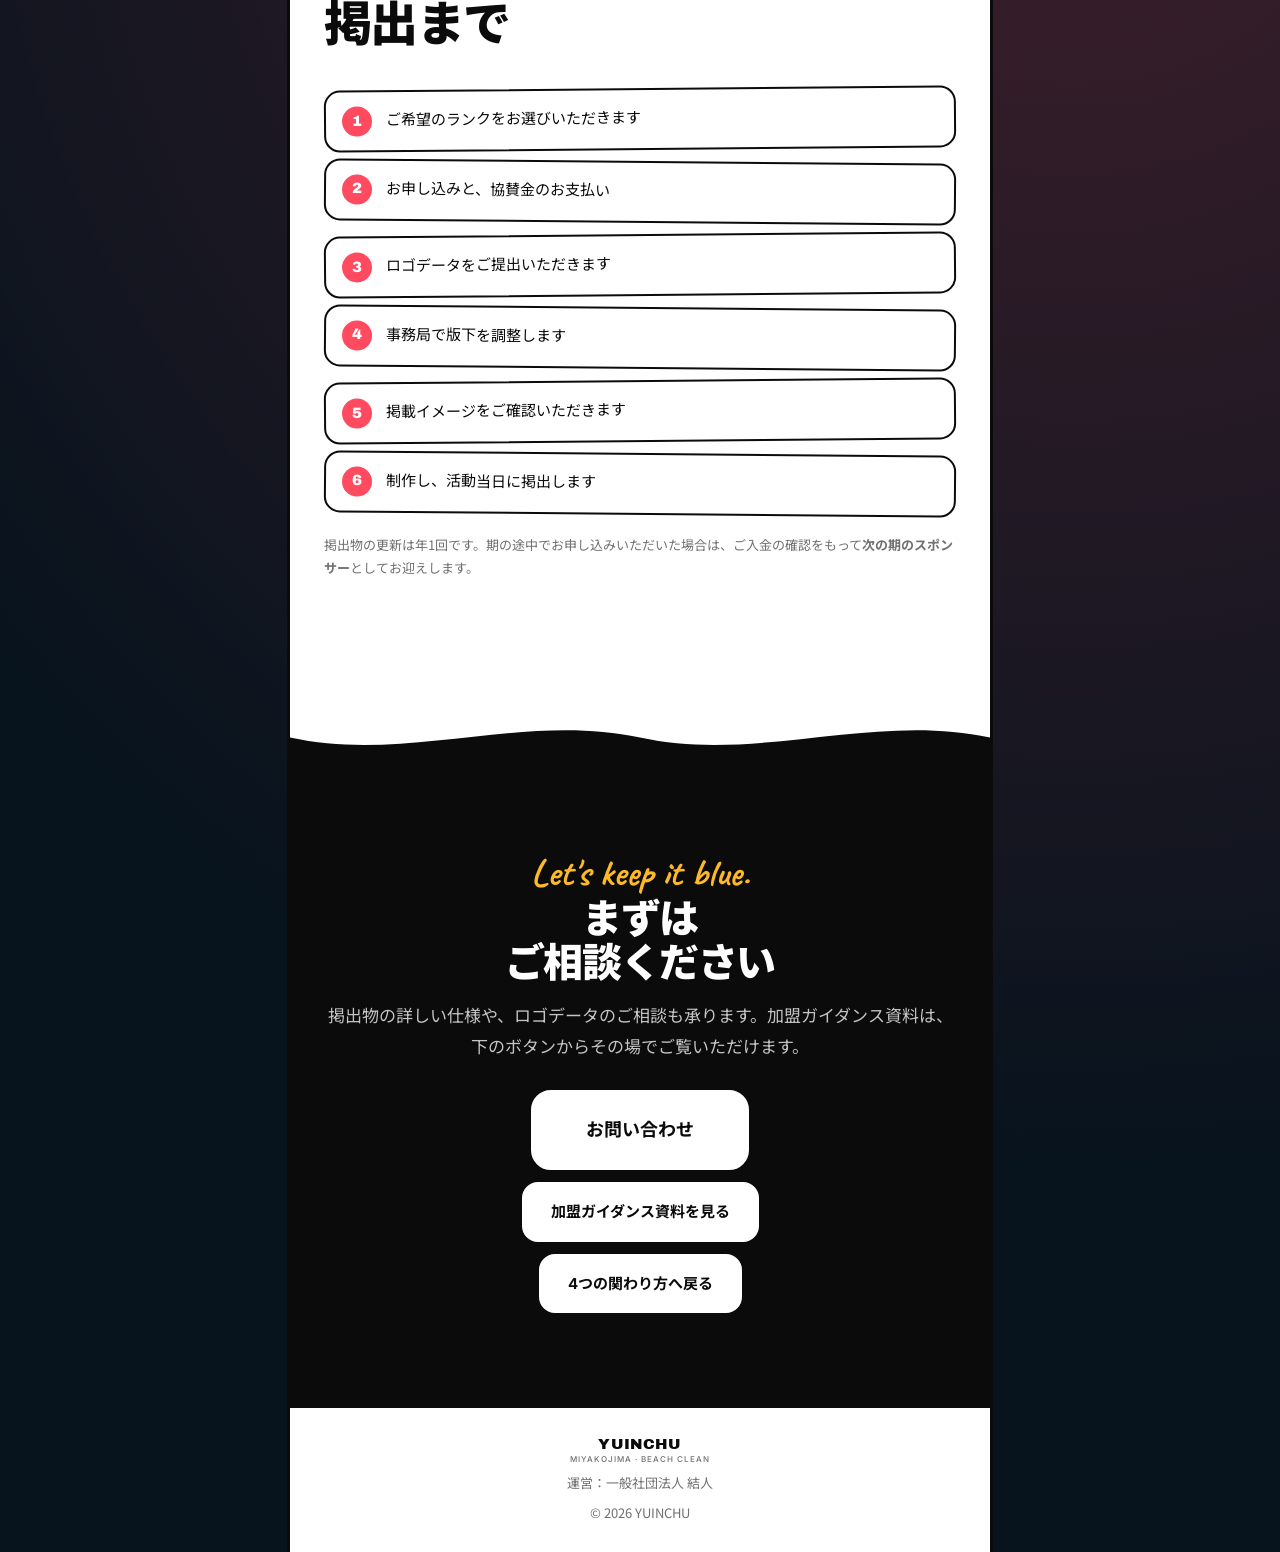
<file: sponsor.html>
<!doctype html>
<html lang="ja">
<head>
<meta charset="UTF-8">
<meta name="viewport" content="width=device-width, initial-scale=1">
  <meta name="robots" content="noindex, nofollow">
<title>年間スポンサーのご案内 | YUINCHU Beach Clean Project</title>
<meta name="description" content="YUINCHU Beach Clean Project の年間スポンサー制度。ランクごとの金額と、横断幕・Tシャツ・公式サイトへの掲載についてご案内します。">
<meta property="og:title" content="年間スポンサーのご案内 | YUINCHU Beach Clean Project">
<meta property="og:description" content="1年間を通して活動を支えてくださるパートナーの募集です。">
<meta property="og:type" content="website">
<meta property="og:locale" content="ja_JP">
<meta name="twitter:card" content="summary_large_image">
<link rel="preconnect" href="https://fonts.googleapis.com">
<link rel="preconnect" href="https://fonts.gstatic.com" crossorigin>
<style>
@import url('https://fonts.googleapis.com/css2?family=Archivo+Black&family=Caveat:wght@500;700&family=Inter:wght@400;500;600;700;900&family=Noto+Sans+JP:wght@400;500;700;900&display=swap');

:root {
  --c-bg: #FFFFFF;
  --c-ink: #0B0B0B;
  --c-text: #393939;
  --c-muted: #717171;
  --c-red: #FF4A60;
  --c-blue: #2F81F7;
  --c-yellow: #FDB927;
  --c-border: #0B0B0B;
  --c-soft: #F5F5F5;

  --r-card: 32px;
  --r-md: 16px;
  --b-thick: 3px;
  --b-thin: 2px;
  --shadow-card: 8px 8px 0 0 var(--c-border);
  --shadow-card-sm: 4px 4px 0 0 var(--c-border);

  --phone-w: 700px;
  --gutter: clamp(22px, 6vw, 34px);
  --section-y: clamp(64px, 12vw, 92px);

  --font-display: "Archivo Black", "Noto Sans JP", "Hiragino Kaku Gothic ProN", sans-serif;
  --font-meta: "Inter", "Noto Sans JP", system-ui, sans-serif;
  --font-jp: "Noto Sans JP", "Hiragino Kaku Gothic ProN", "Hiragino Sans", "Meiryo", sans-serif;
  --font-hand: "Caveat", "Noto Sans JP", cursive;
  --ease-out: cubic-bezier(.2, .7, .2, 1);
}

*, *::before, *::after { box-sizing: border-box; }
html { scroll-behavior: smooth; overflow-x: hidden; }
body {
  margin: 0;
  color: var(--c-ink);
  font-family: var(--font-jp);
  font-size: 16px;
  line-height: 1.7;
  -webkit-font-smoothing: antialiased;
  overflow-x: hidden;
  width: 100%;
  background:
    radial-gradient(circle at 18% 14%, rgba(47,129,247,.28), transparent 34%),
    radial-gradient(circle at 84% 72%, rgba(255,74,96,.22), transparent 30%),
    #07131d;
}
img { max-width: 100%; display: block; }
a { color: inherit; text-decoration: none; }
ol, ul { list-style: none; padding: 0; margin: 0; }

.site-header, main, .site-footer {
  width: min(100%, var(--phone-w));
  margin-inline: auto;
  box-shadow: 0 0 0 var(--b-thick) var(--c-border);
  background: var(--c-bg);
  position: relative;
  z-index: 2;
}
main { overflow: hidden; }
.container { width: 100%; margin: 0 auto; padding-inline: var(--gutter); }

/* ── 見出しまわりの語彙（親LPと同じ） ───────────────── */
.hand { font-family: var(--font-hand); font-weight: 700; }
.tilt-l { display: inline-block; transform: rotate(-4deg); }
.tilt-r { display: inline-block; transform: rotate(3deg); }
.uline { position: relative; display: inline-block; white-space: nowrap; }
.uline::after {
  content: "";
  position: absolute; left: -2%; right: -2%; bottom: -.18em; height: .35em;
  background: no-repeat center / 100% 100% url("data:image/svg+xml;utf8,<svg xmlns='http://www.w3.org/2000/svg' viewBox='0 0 200 12' preserveAspectRatio='none'><path d='M2 8 Q 50 1 100 6 T 198 7' fill='none' stroke='%23FF4A60' stroke-width='3.5' stroke-linecap='round'/></svg>");
  pointer-events: none;
}
.title-mark { display: inline-block; background-repeat: no-repeat; background-position: 0 100%; background-size: 100% 38%; padding: 0 .12em; line-height: 1.15; }
.title-mark--yellow { background-image: linear-gradient(var(--c-yellow), var(--c-yellow)); }
.title-mark--blue { background-image: linear-gradient(rgba(47,129,247,.45), rgba(47,129,247,.45)); }

.wave-divider {
  position: absolute; left: 0; right: 0; bottom: -1px;
  width: 100%; height: clamp(32px, 4vw, 56px);
  display: block; pointer-events: none; z-index: 2;
}
.wave-divider--white { fill: var(--c-bg); }
.wave-divider--ink { fill: var(--c-ink); }
.wave-divider--soft { fill: var(--c-soft); }
.has-wave-bottom { padding-bottom: clamp(110px, 14vw, 170px); }

section { padding-block: var(--section-y); position: relative; }
.section-label {
  display: inline-flex; align-items: baseline; gap: 12px;
  font-family: var(--font-meta); font-size: 12px; font-weight: 700;
  letter-spacing: .22em; margin-bottom: 16px;
}
.section-label__num { font-family: var(--font-display); font-size: 20px; letter-spacing: 0; color: var(--c-red); }
.section-label__rule { display: inline-block; width: 32px; height: 2px; background: var(--c-ink); margin: 0 4px; }
h2.section-title {
  font-family: var(--font-display); font-weight: 900;
  font-size: clamp(30px, 9.5vw, 48px); line-height: 1.08;
  letter-spacing: -.035em; margin: 0 0 14px;
}
.section-lead { color: var(--c-text); font-size: clamp(15px, 4vw, 17px); line-height: 1.85; margin: 0; }
.note { margin-top: 18px; font-size: 13px; color: var(--c-muted); line-height: 1.8; }

.btn {
  display: inline-flex; align-items: center; justify-content: center; gap: 8px;
  padding: 14px 26px; border: var(--b-thick) solid var(--c-border); border-radius: var(--r-md);
  font-family: var(--font-meta); font-weight: 700; font-size: 15px; cursor: pointer;
  background: var(--c-bg); color: var(--c-ink);
  transition: transform .15s ease, box-shadow .15s ease;
}
.btn:hover { transform: translate(-2px, -2px); box-shadow: var(--shadow-card-sm); }
.btn--primary { background: var(--c-ink); color: #fff; }
.btn--sm { padding: 9px 15px; font-size: 12px; border-width: var(--b-thin); }
.btn--lg { padding: clamp(16px, 2.2vw, 22px) clamp(30px, 5vw, 52px); font-size: clamp(15px, 1.6vw, 18px); border-radius: 20px; }

/* ── ヘッダー ─────────────────────────────────── */
.site-header { position: sticky; top: 0; z-index: 50; border-bottom: var(--b-thick) solid var(--c-border); }
.site-header__inner { display: flex; align-items: center; justify-content: space-between; gap: 12px; padding-block: 11px; }
.brand { font-family: var(--font-display); font-size: 15px; letter-spacing: .01em; line-height: 1.1; white-space: nowrap; }
.brand small { display: block; font-family: var(--font-meta); font-size: 8px; font-weight: 500; letter-spacing: .12em; color: var(--c-muted); margin-top: 2px; }

/* ── FV：横断幕の現物を主役に ──────────────────── */
.fv { background: var(--c-yellow); padding-top: clamp(30px, 8vw, 46px); padding-bottom: clamp(90px, 12vw, 140px); }
.fv .back {
  display: inline-flex; align-items: center; gap: 6px;
  font-family: var(--font-meta); font-size: 12px; font-weight: 700; letter-spacing: .1em; margin-bottom: 20px;
}
.fv__eyebrow { font-family: var(--font-hand); font-weight: 700; font-size: clamp(24px, 7vw, 34px); color: var(--c-red); line-height: 1; margin: 0 0 4px; }
.fv h1 {
  /* 見出しと同じ 900。Archivo Black に日本語が無く和文は Noto Sans JP に落ちるので、
     ここで太さが違うと和文だけ細く見えて揃わない */
  font-family: var(--font-display); font-weight: 900;
  font-size: clamp(34px, 11vw, 54px); line-height: 1.06; letter-spacing: -.035em; margin: 0 0 16px;
}
.fv__lead { font-size: clamp(15px, 4vw, 17px); line-height: 1.85; margin: 0; }

/* 現物（横断幕）を額装して見せる */
.artifact {
  position: relative;
  margin-top: clamp(26px, 6vw, 38px);
  border: var(--b-thick) solid var(--c-border);
  border-radius: 10px;
  background: var(--c-bg);
  box-shadow: var(--shadow-card);
  overflow: hidden;
}
.fv .artifact { transform: rotate(-1.2deg); }
.artifact__media img { width: 100%; }
.artifact__tag {
  position: absolute; top: 10px; left: 10px; z-index: 3;
  background: var(--c-ink); color: #fff;
  font-family: var(--font-meta); font-size: 10px; font-weight: 700; letter-spacing: .14em;
  padding: 5px 10px; border-radius: 999px;
}
.artifact__cap {
  font-size: 13px; line-height: 1.75; color: var(--c-text);
  margin: 10px 0 0; padding-left: 14px; border-left: var(--b-thick) solid var(--c-red);
}
.artifact--zoom { margin-top: 14px; transform: rotate(.7deg); }
.artifact--zoom .artifact__tag { background: var(--c-red); }
.fv__chars { display: flex; align-items: flex-end; justify-content: center; gap: 4px; margin-top: 18px; }
.fv__chars img { width: clamp(52px, 15vw, 84px); height: auto; }
.fv__chars img:nth-child(odd) { transform: rotate(-4deg); }
.fv__chars img:nth-child(even) { transform: rotate(5deg) translateY(-6px); }

/* ── 流れる帯 ─────────────────────────────────── */
.marquee {
  position: relative; left: 50%; width: 100vw;
  margin: clamp(-46px, -7vw, -30px) 0 0;
  transform: translateX(-50%) rotate(-1.4deg);
  border-block: var(--b-thick) solid var(--c-border);
  background: var(--c-ink); overflow: hidden; padding: 14px 0; z-index: 6;
}
.marquee__track { display: inline-flex; align-items: center; white-space: nowrap; gap: 26px; animation: marquee 46s linear infinite; will-change: transform; }
.marquee__track:hover { animation-play-state: paused; }
.marquee span { font-family: var(--font-display); font-size: clamp(19px, 5.4vw, 30px); color: #fff; }
.marquee .ja { font-family: var(--font-jp); font-weight: 900; font-size: clamp(15px, 4.2vw, 23px); }
.marquee .dot { color: var(--c-yellow); font-size: .8em; line-height: 1; transform: translateY(-.1em); }
@keyframes marquee { from { transform: translateX(0); } to { transform: translateX(-50%); } }

/* ── 掲出物 ───────────────────────────────────── */
.places { background: var(--c-bg); padding-top: clamp(48px, 10vw, 76px); }
.place { margin-top: clamp(26px, 6vw, 36px); }
.place__name { font-size: clamp(18px, 5vw, 22px); font-weight: 900; margin: 0 0 2px; }
.place__size { font-family: var(--font-meta); font-size: 12px; font-weight: 700; letter-spacing: .1em; color: var(--c-blue); margin: 0 0 12px; }
.place__desc { margin: 12px 0 0; font-size: 14px; line-height: 1.85; color: var(--c-text); }
.place--tshirt .artifact { transform: rotate(.9deg); }
.place--tshirt .artifact__tag { top: auto; bottom: 10px; }  /* 背面デザインの文字に重ねない */

/* ── ランク：大きさで差を出す ───────────────────── */
.ranks { background: var(--c-soft); border-top: var(--b-thick) solid var(--c-border); }
.rank-list { display: flex; flex-direction: column; gap: 14px; margin-top: clamp(26px, 6vw, 36px); }
.rank {
  border: var(--b-thick) solid var(--c-border); border-radius: var(--r-md);
  background: var(--c-bg); box-shadow: var(--shadow-card-sm);
}
.rank__head { display: flex; align-items: baseline; justify-content: space-between; gap: 10px; flex-wrap: wrap; }
.rank__name { font-family: var(--font-display); letter-spacing: -.01em; }
.rank__price { font-family: var(--font-meta); font-weight: 900; white-space: nowrap; letter-spacing: -.02em; }
.rank__price span { font-size: 11px; font-weight: 700; margin-left: 3px; letter-spacing: 0; }
.rank__slots {
  display: inline-block; margin-top: 8px; padding: 3px 11px; border-radius: 999px;
  background: var(--c-yellow); color: var(--c-ink);
  font-family: var(--font-meta); font-size: 11px; font-weight: 700; letter-spacing: .06em;
}
.rank__place { margin: 9px 0 0; font-size: 13.5px; line-height: 1.75; color: var(--c-text); }

/* 上位ほど大きく、下位ほど小さく */
.rank--1 { padding: clamp(24px, 6vw, 32px); background: var(--c-ink); color: #fff; transform: rotate(-.8deg); box-shadow: var(--shadow-card); }
.rank--1 .rank__name { font-size: clamp(24px, 7vw, 32px); }
.rank--1 .rank__price { font-size: clamp(32px, 10vw, 46px); }
.rank--1 .rank__place { color: rgba(255,255,255,.74); font-size: 14px; }
.rank--2 { padding: 22px; }
.rank--2 .rank__name { font-size: clamp(20px, 5.6vw, 25px); }
.rank--2 .rank__price { font-size: clamp(26px, 7.6vw, 34px); }
.rank--3 { padding: 19px; }
.rank--3 .rank__name { font-size: clamp(18px, 5vw, 22px); }
.rank--3 .rank__price { font-size: clamp(23px, 6.6vw, 29px); }
.rank--4 { padding: 16px; }
.rank--4 .rank__name { font-size: clamp(16px, 4.4vw, 19px); }
.rank--4 .rank__price { font-size: clamp(20px, 5.6vw, 25px); }
.rank--5 { padding: 14px 16px; border-width: var(--b-thin); box-shadow: none; }
.rank--5 .rank__name { font-size: clamp(14px, 3.9vw, 16px); }
.rank--5 .rank__price { font-size: clamp(18px, 5vw, 22px); }
.rank--5 .rank__place { font-size: 13px; }

/* ── 基本特典 ─────────────────────────────────── */
.perks { margin-top: clamp(26px, 6vw, 36px); border: var(--b-thick) solid var(--c-border); border-radius: var(--r-md); background: var(--c-bg); padding: 22px; box-shadow: var(--shadow-card-sm); }
.perks h3 { margin: 0 0 12px; font-size: 16px; font-weight: 900; }
.perks li { display: flex; gap: 10px; align-items: flex-start; font-size: 14px; line-height: 1.75; padding: 7px 0; border-bottom: 1px dashed rgba(11,11,11,.18); }
.perks li:last-child { border-bottom: 0; }
.perks li::before { content: "●"; color: var(--c-red); font-size: 10px; line-height: 1.9; flex: 0 0 auto; }

/* ── 流れ ─────────────────────────────────────── */
.flow { background: var(--c-bg); }
.flow-list { counter-reset: step; display: flex; flex-direction: column; gap: 11px; margin-top: clamp(26px, 6vw, 36px); }
.flow-list li {
  counter-increment: step; display: flex; align-items: flex-start; gap: 14px;
  border: var(--b-thin) solid var(--c-border); border-radius: var(--r-md);
  padding: 14px 16px; font-size: 15px; line-height: 1.7; background: var(--c-bg);
}
.flow-list li:nth-child(odd) { transform: rotate(-.5deg); }
.flow-list li:nth-child(even) { transform: rotate(.5deg); }
.flow-list li::before {
  content: counter(step); flex: 0 0 auto;
  width: 30px; height: 30px; display: grid; place-items: center; border-radius: 50%;
  background: var(--c-red); color: #fff; font-family: var(--font-display); font-size: 15px;
}

/* ── 締め ─────────────────────────────────────── */
.cta { background: var(--c-ink); color: #fff; text-align: center; }
.cta h2.section-title { color: #fff; font-size: clamp(26px, 8vw, 40px); }
.cta .section-lead { color: rgba(255,255,255,.76); }
.cta__hand { font-family: var(--font-hand); font-weight: 700; font-size: clamp(26px, 8vw, 38px); color: var(--c-yellow); line-height: 1; margin: 0 0 6px; }
.cta__actions { display: flex; flex-direction: column; gap: 12px; margin-top: 28px; align-items: center; }
.cta .btn { border-color: #fff; }
.cta .btn--primary { background: #fff; color: var(--c-ink); }

.site-footer { border-top: var(--b-thick) solid var(--c-border); padding-block: 28px; text-align: center; }
.site-footer p { margin: 8px 0 0; font-size: 13px; color: var(--c-muted); }

.reveal { opacity: 0; transform: translateY(24px); transition: opacity .7s var(--ease-out), transform .7s var(--ease-out); }
.reveal.is-visible { opacity: 1; transform: none; }
.reveal[data-stagger="1"] { transition-delay: .08s; }
.reveal[data-stagger="2"] { transition-delay: .16s; }
.reveal[data-stagger="3"] { transition-delay: .24s; }

@media (prefers-reduced-motion: reduce) {
  .reveal { opacity: 1 !important; transform: none !important; transition: none !important; }
  .marquee__track { animation: none !important; }
  html { scroll-behavior: auto; }
}
</style>
</head>
<body>

<header class="site-header">
  <div class="container site-header__inner">
    <div class="brand">YUINCHU<small>MIYAKOJIMA · BEACH CLEAN</small></div>
    <a href="support.html" class="btn btn--sm">関わり方一覧へ</a>
  </div>
</header>

<main id="main">

  <!-- FV -->
  <section class="fv">
    <div class="container">
      <a class="back reveal" href="support.html">← 活動支援のご案内</a>
      <p class="fv__eyebrow reveal tilt-l">Partner with us.</p>
      <h1 class="reveal" data-stagger="1">年間<br>スポンサー</h1>
      <p class="fv__lead reveal" data-stagger="2">1年間を通して活動を支えてくださる、<strong>個人・法人を問わない</strong>パートナーです。お名前とロゴは活動当日の横断幕・Tシャツと、公式サイトに掲載します。<strong>一緒に島の未来をつくってくださる、パートナーとしての「支援の証」です。</strong></p>

      <div class="artifact reveal" data-stagger="3">
        <span class="artifact__tag">TAPESTRY · 2600 × 600mm</span>
        <div class="artifact__media">
          <img src="assets/beach-clean-lp/support/banner.jpg" alt="ビーチクリーン当日に掲出する横断幕。中央下部に協賛企業のロゴが並んでいる">
        </div>
      </div>

      <div class="fv__chars reveal">
        <img src="assets/beach-clean-lp/hero-parts/character-01.png" alt="" loading="lazy">
        <img src="assets/beach-clean-lp/hero-parts/character-03.png" alt="" loading="lazy">
        <img src="assets/beach-clean-lp/hero-parts/character-05.png" alt="" loading="lazy">
      </div>
    </div>
  </section>

  <div class="marquee" aria-hidden="true">
    <div class="marquee__track">
      <span>THANK YOU FOR SUPPORT</span><span class="dot">/</span>
      <span class="ja">支援の証として。</span><span class="dot">/</span>
      <span>MIYAKOJIMA</span><span class="dot">/</span>
      <span>BEACH CLEAN</span><span class="dot">/</span>
      <span>THANK YOU FOR SUPPORT</span><span class="dot">/</span>
      <span class="ja">支援の証として。</span><span class="dot">/</span>
      <span>MIYAKOJIMA</span><span class="dot">/</span>
      <span>BEACH CLEAN</span><span class="dot">/</span>
    </div>
  </div>

  <!-- 01 掲出物 -->
  <section class="places has-wave-bottom">
    <div class="container">
      <span class="section-label reveal"><span class="section-label__num">01</span><span class="section-label__rule"></span>PLACEMENT</span>
      <h2 class="section-title reveal" data-stagger="1">どこに<span class="title-mark title-mark--yellow">載るか</span></h2>
      <p class="section-lead reveal" data-stagger="2">掲出先は、活動当日に使う2つの制作物です。上にあるほど大きく、下にいくほど小さくなります。</p>

      <div class="place reveal">
        <p class="place__name">タペストリー / 横断幕</p>
        <p class="place__size">2600mm × 600mm</p>
        <div class="artifact artifact--zoom">
          <span class="artifact__tag">ロゴ掲出エリア</span>
          <div class="artifact__media">
            <img src="assets/beach-clean-lp/support/banner-logos.jpg" alt="横断幕中央のロゴ掲出エリアの拡大。最上部に主協賛、その下にランク順で協賛企業のロゴが並んでいる" loading="lazy">
          </div>
        </div>
        <p class="artifact__cap">いちばん上が MAIN。そこから下へ GOLD、SILVER、BRONZE と続き、いちばん下に企業名の一覧が入ります。</p>
        <p class="place__desc">会場の目印になる横断幕です。ロゴは中央下部にまとめて配置します。遠くから見たときの分かりやすさを優先しています。</p>
      </div>

      <div class="place place--tshirt reveal">
        <p class="place__name">Tシャツ背面</p>
        <p class="place__size">S / M / L / XL</p>
        <div class="artifact">
          <span class="artifact__tag">T-SHIRT BACK</span>
          <div class="artifact__media">
            <img src="assets/beach-clean-lp/support/tshirt-back.jpg" alt="Tシャツ背面のデザイン。最上部に主協賛、その下に協賛企業のロゴが大きさ順に並んでいる" loading="lazy">
          </div>
        </div>
        <p class="place__desc">参加者が当日着るTシャツの背面です。近くで読まれるので、文字の読みやすさを優先して配置します。<strong>上から順に MAIN → GOLD → SILVER → BRONZE。</strong>並び方がそのままランクの差です。</p>
      </div>

      <p class="note">掲載サイズはランクごとの最大表示枠の目安です。ロゴの縦横比・余白・全体のバランスにより調整させていただく場合があります。</p>
    </div>
    <svg class="wave-divider wave-divider--soft" viewBox="0 0 1440 80" preserveAspectRatio="none" aria-hidden="true">
      <path d="M0,40 C240,80 480,0 720,40 C960,80 1200,0 1440,40 L1440,80 L0,80 Z"/>
    </svg>
  </section>

  <!-- 02 ランク -->
  <section class="ranks has-wave-bottom">
    <div class="container">
      <span class="section-label reveal"><span class="section-label__num">02</span><span class="section-label__rule"></span>RANKS</span>
      <h2 class="section-title reveal" data-stagger="1">支援の<span class="title-mark title-mark--blue">かたち</span></h2>
      <p class="section-lead reveal" data-stagger="2">5つの区分があります。<span class="uline">金額が大きいほど、大きく掲出されます。</span></p>

      <div class="rank-list">
        <div class="rank rank--1 reveal">
          <div class="rank__head">
            <span class="rank__name">MAIN</span>
            <span class="rank__price">330,000<span>円 / 年</span></span>
          </div>
          <span class="rank__slots">1社かぎり</span>
          <p class="rank__place">Tシャツ背面の最上部と、タペストリー中央。掲出物でいちばん大きく載ります。</p>
        </div>

        <div class="rank rank--2 reveal">
          <div class="rank__head">
            <span class="rank__name">GOLD</span>
            <span class="rank__price">110,000<span>円 / 年</span></span>
          </div>
          <span class="rank__slots">3社</span>
          <p class="rank__place">上位のロゴ枠。ロゴ単体として認識しやすい大きさです。</p>
        </div>

        <div class="rank rank--3 reveal">
          <div class="rank__head">
            <span class="rank__name">SILVER</span>
            <span class="rank__price">55,000<span>円 / 年</span></span>
          </div>
          <span class="rank__slots">6社</span>
          <p class="rank__place">中段のロゴ枠。見やすさと掲載数のバランスを取った区分です。</p>
        </div>

        <div class="rank rank--4 reveal">
          <div class="rank__head">
            <span class="rank__name">BRONZE</span>
            <span class="rank__price">33,000<span>円 / 年</span></span>
          </div>
          <span class="rank__slots">10社</span>
          <p class="rank__place">下段のロゴ枠。小さめの掲出になるため、シンプルなロゴが向いています。</p>
        </div>

        <div class="rank rank--5 reveal">
          <div class="rank__head">
            <span class="rank__name">BEACH SUPPORTER</span>
            <span class="rank__price">11,000<span>円 / 年</span></span>
          </div>
          <span class="rank__slots">社数の制限なし</span>
          <p class="rank__place">ロゴ枠ではなく、支援企業名の一覧としてお名前を掲載します。</p>
        </div>
      </div>

      <div class="perks reveal">
        <h3>どのランクにも共通する特典</h3>
        <ul>
          <li>オリジナルTシャツの進呈</li>
          <li>オリジナルスポーツタオルの進呈</li>
          <li>活動時に掲示するタペストリーへ、企業名・個人名を掲載</li>
          <li>YUINCHU 公式サイトへ、企業名・個人名を掲載</li>
        </ul>
      </div>

      <p class="note">金額はいずれも年額です。詳しい掲載サイズとロゴデータの入稿ルールは、加盟ガイダンス資料でご案内します。</p>
    </div>
    <svg class="wave-divider wave-divider--white" viewBox="0 0 1440 80" preserveAspectRatio="none" aria-hidden="true">
      <path d="M0,40 C240,80 480,0 720,40 C960,80 1200,0 1440,40 L1440,80 L0,80 Z"/>
    </svg>
  </section>

  <!-- 03 流れ -->
  <section class="flow has-wave-bottom">
    <div class="container">
      <span class="section-label reveal"><span class="section-label__num">03</span><span class="section-label__rule"></span>FLOW</span>
      <h2 class="section-title reveal" data-stagger="1">申込から<br>掲出まで</h2>

      <ol class="flow-list">
        <li class="reveal">ご希望のランクをお選びいただきます</li>
        <li class="reveal">お申し込みと、協賛金のお支払い</li>
        <li class="reveal">ロゴデータをご提出いただきます</li>
        <li class="reveal">事務局で版下を調整します</li>
        <li class="reveal">掲載イメージをご確認いただきます</li>
        <li class="reveal">制作し、活動当日に掲出します</li>
      </ol>
      <p class="note">掲出物の更新は年1回です。期の途中でお申し込みいただいた場合は、ご入金の確認をもって<strong>次の期のスポンサー</strong>としてお迎えします。</p>
    </div>
    <svg class="wave-divider wave-divider--ink" viewBox="0 0 1440 80" preserveAspectRatio="none" aria-hidden="true">
      <path d="M0,40 C240,80 480,0 720,40 C960,80 1200,0 1440,40 L1440,80 L0,80 Z"/>
    </svg>
  </section>

  <!-- 締め -->
  <section class="cta">
    <div class="container">
      <p class="cta__hand reveal tilt-r">Let's keep it blue.</p>
      <h2 class="section-title reveal" data-stagger="1">まずは<br>ご相談ください</h2>
      <p class="section-lead reveal" data-stagger="2">掲出物の詳しい仕様や、ロゴデータのご相談も承ります。加盟ガイダンス資料は、下のボタンからその場でご覧いただけます。</p>
      <div class="cta__actions">
        <a href="beach-clean.html#form" class="btn btn--primary btn--lg reveal" data-stagger="2">お問い合わせ</a>
        <a href="sponsor-deck.html" class="btn reveal" data-stagger="3">加盟ガイダンス資料を見る</a>
        <a href="support.html" class="btn reveal" data-stagger="4">4つの関わり方へ戻る</a>
      </div>
    </div>
  </section>

</main>

<footer class="site-footer">
  <div class="container">
    <div class="brand">YUINCHU<small>MIYAKOJIMA · BEACH CLEAN</small></div>
    <p>運営：一般社団法人 結人</p>
    <p>© 2026 YUINCHU</p>
  </div>
</footer>

<script>
(function () {
  var prefersReduce = window.matchMedia && window.matchMedia('(prefers-reduced-motion: reduce)').matches;
  var els = document.querySelectorAll('.reveal');
  if (!prefersReduce && 'IntersectionObserver' in window) {
    var io = new IntersectionObserver(function (entries) {
      entries.forEach(function (entry) {
        if (entry.isIntersecting) { entry.target.classList.add('is-visible'); io.unobserve(entry.target); }
      });
    }, { threshold: 0.12, rootMargin: '0px 0px -40px 0px' });
    els.forEach(function (el) { io.observe(el); });
  } else {
    els.forEach(function (el) { el.classList.add('is-visible'); });
  }
})();
</script>
</body>
</html>
</file>
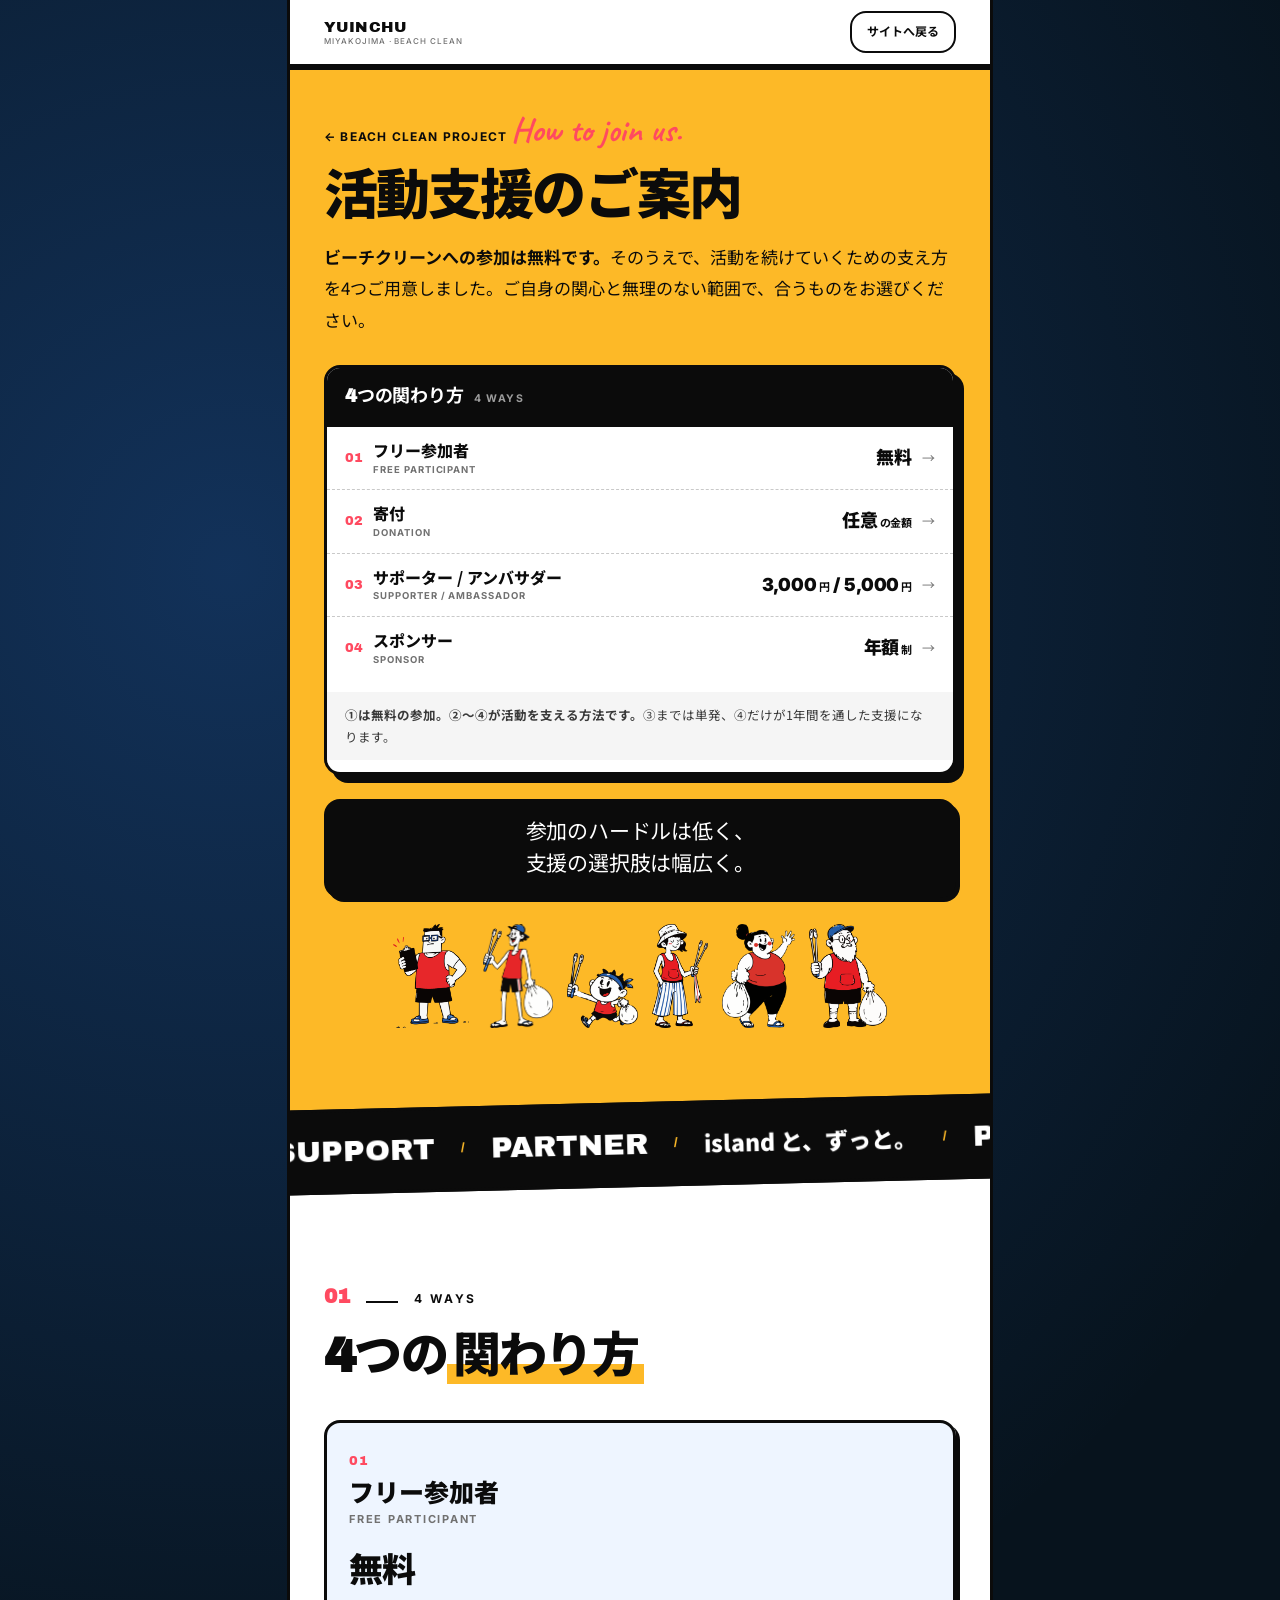
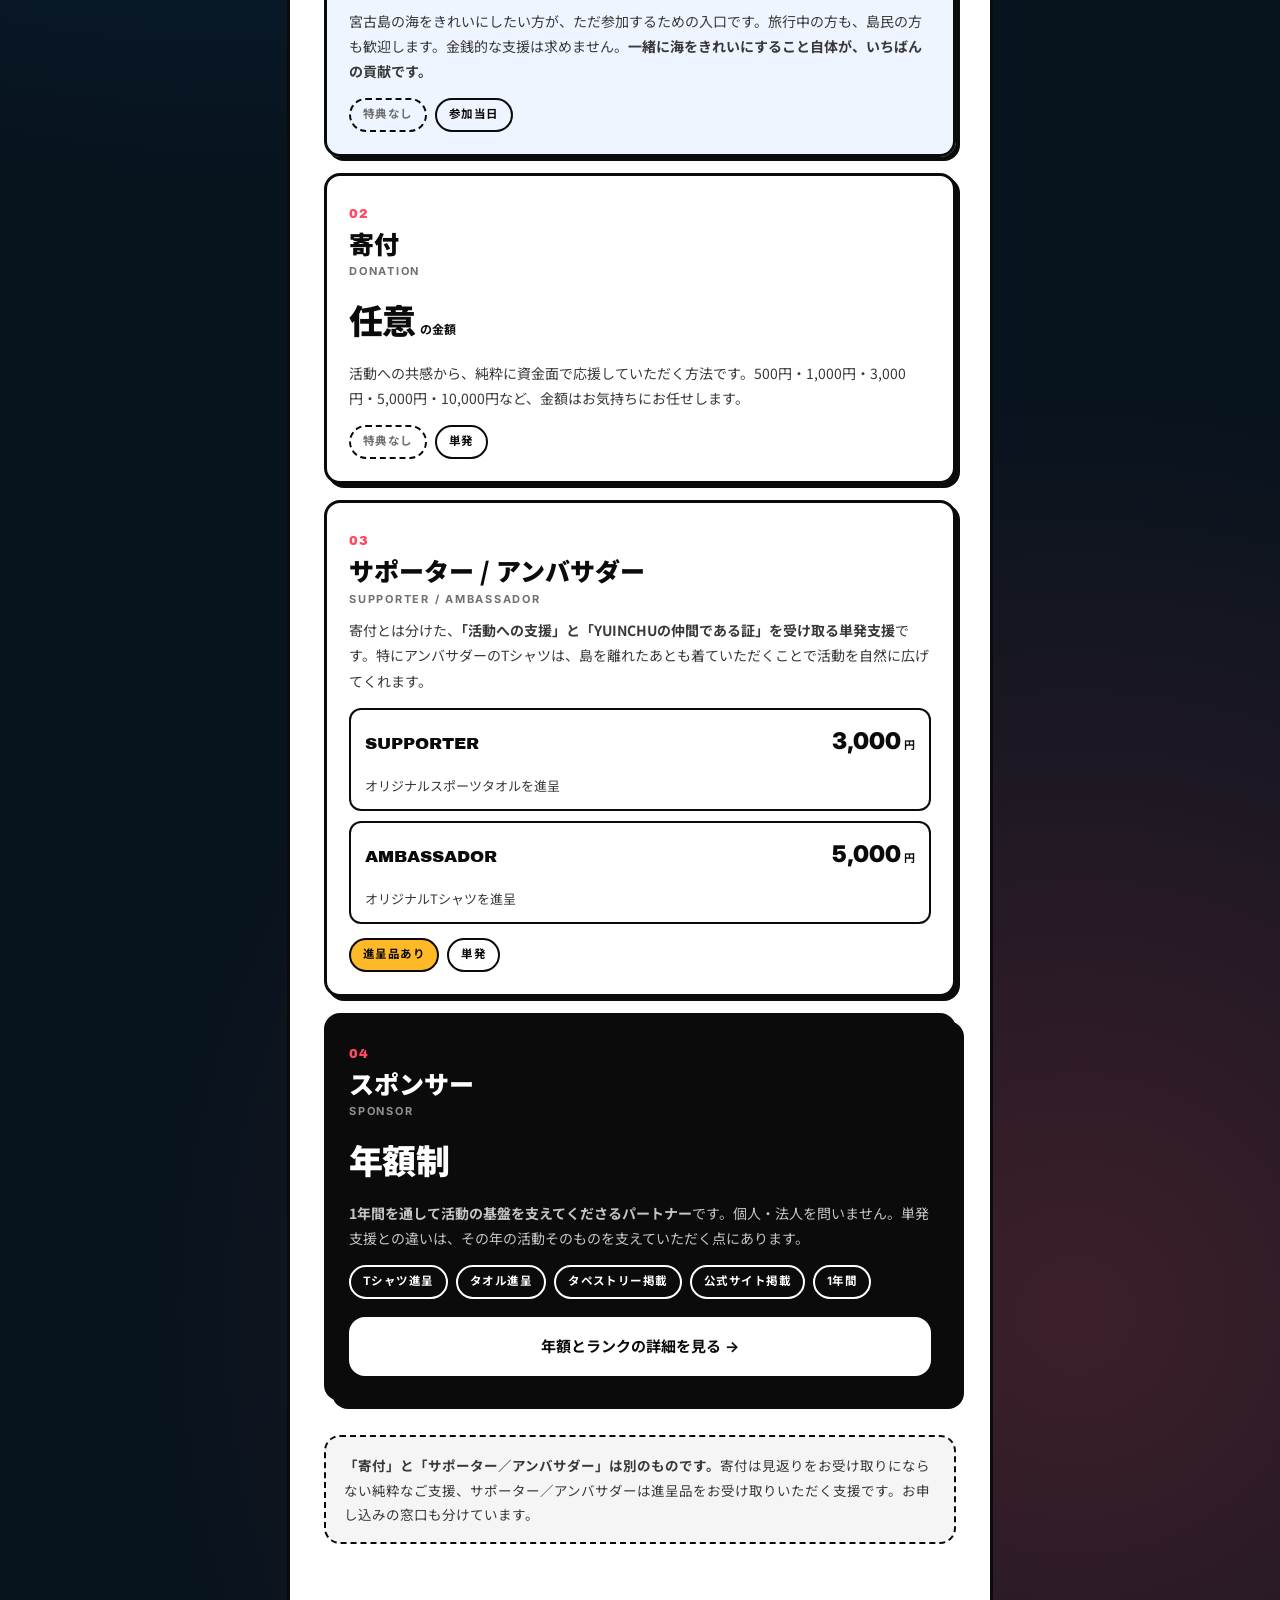
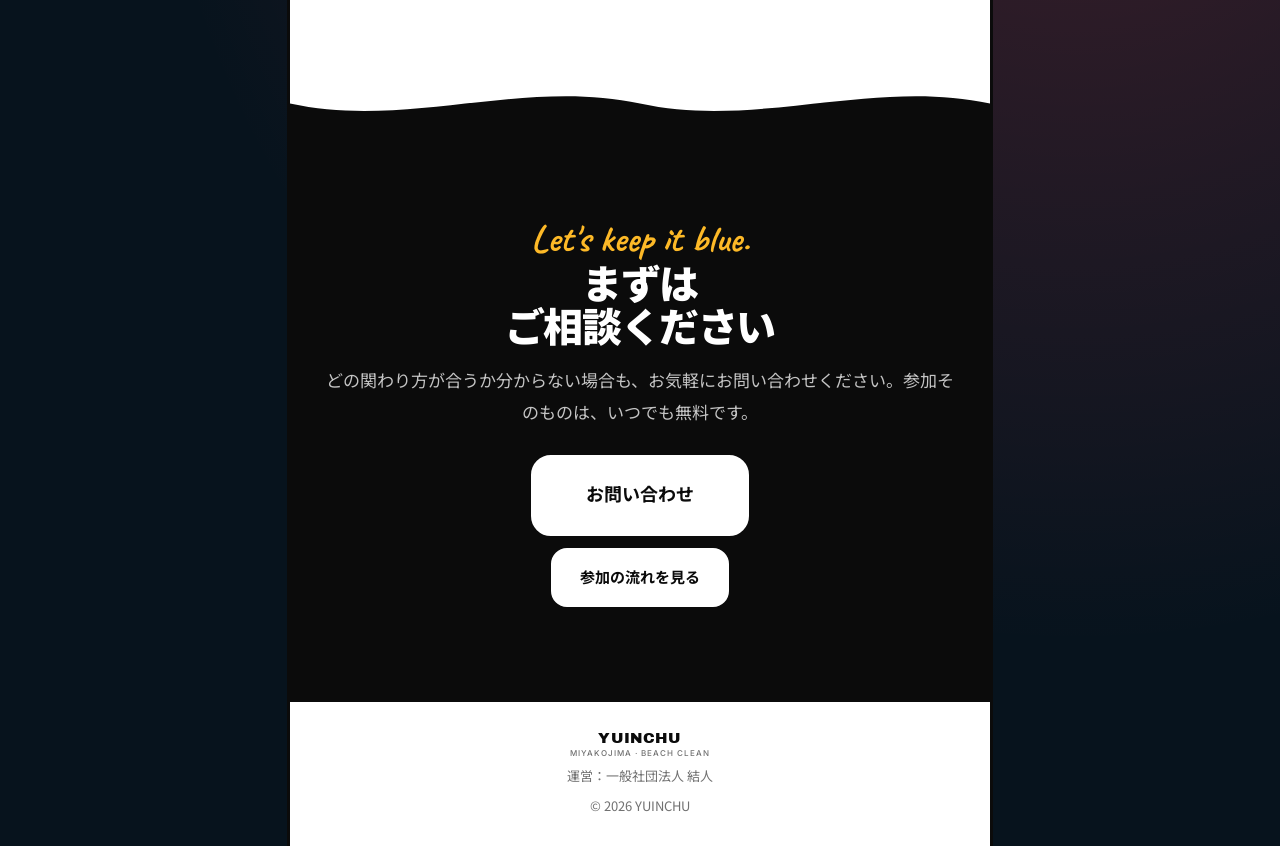
<file: support.html>
<!doctype html>
<html lang="ja">
<head>
<meta charset="UTF-8">
<meta name="viewport" content="width=device-width, initial-scale=1">
  <meta name="robots" content="noindex, nofollow">
<title>活動支援のご案内 | YUINCHU Beach Clean Project</title>
<meta name="description" content="ビーチクリーンへの参加は無料です。そのうえで、寄付・特典付きの単発支援・年間スポンサーという4つの関わり方をご用意しています。">
<meta property="og:title" content="活動支援のご案内 | YUINCHU Beach Clean Project">
<meta property="og:description" content="参加のハードルは低く、支援の選択肢は幅広く。4つの関わり方をご案内します。">
<meta property="og:type" content="website">
<meta property="og:locale" content="ja_JP">
<meta name="twitter:card" content="summary_large_image">
<link rel="preconnect" href="https://fonts.googleapis.com">
<link rel="preconnect" href="https://fonts.gstatic.com" crossorigin>
<style>
@import url('https://fonts.googleapis.com/css2?family=Archivo+Black&family=Caveat:wght@500;700&family=Inter:wght@400;500;600;700;900&family=Noto+Sans+JP:wght@400;500;700;900&display=swap');

:root {
  --c-bg: #FFFFFF; --c-ink: #0B0B0B; --c-text: #393939; --c-muted: #717171;
  --c-red: #FF4A60; --c-blue: #2F81F7; --c-yellow: #FDB927;
  --c-border: #0B0B0B; --c-soft: #F5F5F5;
  --r-card: 32px; --r-md: 16px; --b-thick: 3px; --b-thin: 2px;
  --shadow-card: 8px 8px 0 0 var(--c-border);
  --shadow-card-sm: 4px 4px 0 0 var(--c-border);
  --phone-w: 700px; --gutter: clamp(22px, 6vw, 34px); --section-y: clamp(64px, 12vw, 92px);
  --font-display: "Archivo Black", "Noto Sans JP", "Hiragino Kaku Gothic ProN", sans-serif;
  --font-meta: "Inter", "Noto Sans JP", system-ui, sans-serif;
  --font-jp: "Noto Sans JP", "Hiragino Kaku Gothic ProN", "Hiragino Sans", "Meiryo", sans-serif;
  --font-hand: "Caveat", "Noto Sans JP", cursive;
  --ease-out: cubic-bezier(.2, .7, .2, 1);
}

*, *::before, *::after { box-sizing: border-box; }
html { scroll-behavior: smooth; overflow-x: hidden; }
body {
  margin: 0; color: var(--c-ink); font-family: var(--font-jp);
  font-size: 16px; line-height: 1.7; -webkit-font-smoothing: antialiased;
  overflow-x: hidden; width: 100%;
  background:
    radial-gradient(circle at 18% 14%, rgba(47,129,247,.28), transparent 34%),
    radial-gradient(circle at 84% 72%, rgba(255,74,96,.22), transparent 30%),
    #07131d;
}
img { max-width: 100%; display: block; }
a { color: inherit; text-decoration: none; }
ol, ul { list-style: none; padding: 0; margin: 0; }

.site-header, main, .site-footer {
  width: min(100%, var(--phone-w)); margin-inline: auto;
  box-shadow: 0 0 0 var(--b-thick) var(--c-border);
  background: var(--c-bg); position: relative; z-index: 2;
}
main { overflow: hidden; }
.container { width: 100%; margin: 0 auto; padding-inline: var(--gutter); }

.hand { font-family: var(--font-hand); font-weight: 700; }
.tilt-l { display: inline-block; transform: rotate(-4deg); }
.tilt-r { display: inline-block; transform: rotate(3deg); }
.uline { position: relative; display: inline-block; white-space: nowrap; }
.uline::after {
  content: ""; position: absolute; left: -2%; right: -2%; bottom: -.18em; height: .35em;
  background: no-repeat center / 100% 100% url("data:image/svg+xml;utf8,<svg xmlns='http://www.w3.org/2000/svg' viewBox='0 0 200 12' preserveAspectRatio='none'><path d='M2 8 Q 50 1 100 6 T 198 7' fill='none' stroke='%23FF4A60' stroke-width='3.5' stroke-linecap='round'/></svg>");
  pointer-events: none;
}
.title-mark { display: inline-block; background-repeat: no-repeat; background-position: 0 100%; background-size: 100% 38%; padding: 0 .12em; line-height: 1.15; }
.title-mark--yellow { background-image: linear-gradient(var(--c-yellow), var(--c-yellow)); }

.wave-divider { position: absolute; left: 0; right: 0; bottom: -1px; width: 100%; height: clamp(32px, 4vw, 56px); display: block; pointer-events: none; z-index: 2; }
.wave-divider--white { fill: var(--c-bg); }
.wave-divider--ink { fill: var(--c-ink); }
.has-wave-bottom { padding-bottom: clamp(110px, 14vw, 170px); }

section { padding-block: var(--section-y); position: relative; }
.section-label { display: inline-flex; align-items: baseline; gap: 12px; font-family: var(--font-meta); font-size: 12px; font-weight: 700; letter-spacing: .22em; margin-bottom: 16px; }
.section-label__num { font-family: var(--font-display); font-size: 20px; letter-spacing: 0; color: var(--c-red); }
.section-label__rule { display: inline-block; width: 32px; height: 2px; background: var(--c-ink); margin: 0 4px; }
h2.section-title { font-family: var(--font-display); font-weight: 900; font-size: clamp(30px, 9.5vw, 48px); line-height: 1.08; letter-spacing: -.035em; margin: 0 0 14px; }
.section-lead { color: var(--c-text); font-size: clamp(15px, 4vw, 17px); line-height: 1.85; margin: 0; }
.note { margin-top: 18px; font-size: 13px; color: var(--c-muted); line-height: 1.8; }

.btn {
  display: inline-flex; align-items: center; justify-content: center; gap: 8px;
  padding: 14px 26px; border: var(--b-thick) solid var(--c-border); border-radius: var(--r-md);
  font-family: var(--font-meta); font-weight: 700; font-size: 15px; cursor: pointer;
  background: var(--c-bg); color: var(--c-ink);
  transition: transform .15s ease, box-shadow .15s ease;
}
.btn:hover { transform: translate(-2px, -2px); box-shadow: var(--shadow-card-sm); }
.btn--primary { background: var(--c-ink); color: #fff; }
.btn--sm { padding: 9px 15px; font-size: 12px; border-width: var(--b-thin); }
.btn--lg { padding: clamp(16px, 2.2vw, 22px) clamp(30px, 5vw, 52px); font-size: clamp(15px, 1.6vw, 18px); border-radius: 20px; }

.site-header { position: sticky; top: 0; z-index: 50; border-bottom: var(--b-thick) solid var(--c-border); }
.site-header__inner { display: flex; align-items: center; justify-content: space-between; gap: 12px; padding-block: 11px; }
.brand { font-family: var(--font-display); font-size: 15px; letter-spacing: .01em; line-height: 1.1; white-space: nowrap; }
.brand small { display: block; font-family: var(--font-meta); font-size: 8px; font-weight: 500; letter-spacing: .12em; color: var(--c-muted); margin-top: 2px; }

/* ── FV ───────────────────────────────────────── */
.fv { background: var(--c-yellow); padding-top: clamp(30px, 8vw, 46px); padding-bottom: clamp(80px, 11vw, 120px); }
.fv .back { display: inline-flex; align-items: center; gap: 6px; font-family: var(--font-meta); font-size: 12px; font-weight: 700; letter-spacing: .1em; margin-bottom: 20px; }
.fv__eyebrow { font-family: var(--font-hand); font-weight: 700; font-size: clamp(24px, 7vw, 34px); color: var(--c-red); line-height: 1; margin: 0 0 4px; }
/* 見出し（h2.section-title）と同じ 900 にする。Archivo Black に日本語が無いので
   和文は Noto Sans JP に落ちる。ここで太さが違うと、和文だけ細く見えて揃わない */
.fv h1 { font-family: var(--font-display); font-weight: 900; font-size: clamp(34px, 11vw, 54px); line-height: 1.06; letter-spacing: -.035em; margin: 0 0 16px; }
.fv__lead { font-size: clamp(15px, 4vw, 17px); line-height: 1.85; margin: 0; }
.credo {
  margin-top: 24px; padding: 18px 20px; background: var(--c-ink); color: #fff;
  border-radius: var(--r-md); box-shadow: var(--shadow-card-sm);
  transform: rotate(-1deg); text-align: center;
}
.credo p { margin: 0; font-family: var(--font-display); font-size: clamp(16px, 4.6vw, 21px); line-height: 1.5; letter-spacing: -.01em; }
/* 6人全員を並べる。「誰でも／どの形でも」を絵で言う。
   幅ではなく背の高さで揃える（幅で揃えると縦長のキャラだけ背が高くなる）。子どもだけ低い。
   傾きも上下のずれも付けない ── 6人が同じ地面に立って一列に並んで見えることを優先する。 */
.fv__chars {
  --ch: clamp(62px, 17.5vw, 104px);
  display: flex; align-items: flex-end; justify-content: center;
  gap: clamp(6px, 2vw, 14px); margin-top: 26px;
}
.fv__chars img { height: var(--ch); width: auto; flex: 0 0 auto; }
.fv__chars img.is-kid { height: calc(var(--ch) * .72); }

/* ── FV：4区分の一覧（最初に全体像を見せる） ───── */
.glance {
  margin-top: clamp(22px, 5vw, 30px);
  background: var(--c-bg);
  border: var(--b-thick) solid var(--c-border);
  border-radius: var(--r-md);
  box-shadow: var(--shadow-card);
  overflow: hidden;
}
.glance__head {
  display: flex; align-items: baseline; gap: 10px;
  padding: 13px 18px; border-bottom: var(--b-thin) solid var(--c-border);
  background: var(--c-ink); color: #fff;
}
.glance__head strong { font-family: var(--font-display); font-size: clamp(15px, 4.2vw, 18px); letter-spacing: -.01em; }
.glance__head span { font-family: var(--font-meta); font-size: 10.5px; font-weight: 700; letter-spacing: .16em; color: rgba(255,255,255,.6); }
.glance a {
  display: grid;
  grid-template-columns: auto 1fr auto auto;
  align-items: center;
  column-gap: 10px;
  padding: 13px 18px;
  border-bottom: 1px dashed rgba(11,11,11,.22);
  transition: background .15s ease;
}
.glance a:last-of-type { border-bottom: 0; }
.glance a:hover { background: rgba(253,185,39,.18); }
/* 語の途中で折らない（「アンバサダ／ー」を防ぐ） */
.glance .nb { white-space: nowrap; }
.glance__no { font-family: var(--font-display); font-size: 13px; color: var(--c-red); }
.glance__name { font-weight: 800; font-size: clamp(13.5px, 3.9vw, 16px); line-height: 1.35; min-width: 0; }
.glance__name small { display: block; font-family: var(--font-meta); font-size: 9.5px; font-weight: 700; letter-spacing: .1em; color: var(--c-muted); margin-top: 2px; }
.glance__price { font-family: var(--font-meta); font-weight: 900; font-size: clamp(14.5px, 4.2vw, 18px); white-space: nowrap; letter-spacing: -.01em; }
.glance__price em { font-style: normal; font-size: 11px; font-weight: 700; margin-left: 2px; }
.glance__arrow { color: var(--c-muted); font-size: 13px; }

/* 狭いときは金額を名前の下へ落とし、矢印は出さない（行が3段になるのを防ぐ） */
@media (max-width: 430px) {
  .glance a { grid-template-columns: auto 1fr; row-gap: 4px; }
  .glance__price { grid-column: 2; text-align: right; }
  .glance__arrow { display: none; }
  /* 英字の副題は狭い幅では省く（1行分の高さを稼ぐ） */
  .glance__name small { display: none; }
  .glance a { padding-block: 11px; }
}

.glance__foot { padding: 12px 18px; background: var(--c-soft); font-size: 12.5px; line-height: 1.75; color: var(--c-text); }

/* ── 流れる帯 ─────────────────────────────────── */
.marquee {
  position: relative; left: 50%; width: 100vw; margin: clamp(-46px, -7vw, -30px) 0 0;
  transform: translateX(-50%) rotate(-1.4deg);
  border-block: var(--b-thick) solid var(--c-border);
  background: var(--c-ink); overflow: hidden; padding: 14px 0; z-index: 6;
}
.marquee__track { display: inline-flex; align-items: center; white-space: nowrap; gap: 26px; animation: marquee 46s linear infinite; will-change: transform; }
.marquee__track:hover { animation-play-state: paused; }
.marquee span { font-family: var(--font-display); font-size: clamp(19px, 5.4vw, 30px); color: #fff; }
.marquee .ja { font-family: var(--font-jp); font-weight: 900; font-size: clamp(15px, 4.2vw, 23px); }
.marquee .dot { color: var(--c-yellow); font-size: .8em; line-height: 1; transform: translateY(-.1em); }
@keyframes marquee { from { transform: translateX(0); } to { transform: translateX(-50%); } }

/* ── 4区分 ────────────────────────────────────── */
.ways { background: var(--c-bg); }
.way-list { display: flex; flex-direction: column; gap: 16px; margin-top: clamp(26px, 6vw, 36px); }
.way { border: var(--b-thick) solid var(--c-border); border-radius: var(--r-md); background: var(--c-bg); padding: 22px; box-shadow: var(--shadow-card-sm); }
.way__no { font-family: var(--font-display); font-size: 13px; color: var(--c-red); letter-spacing: .1em; }
.way__name { font-size: clamp(20px, 5.6vw, 25px); font-weight: 900; margin: 2px 0 0; line-height: 1.3; }
.way__en { font-family: var(--font-meta); font-size: 11px; font-weight: 700; letter-spacing: .16em; color: var(--c-muted); margin: 3px 0 0; }
.way__price { font-family: var(--font-meta); font-weight: 900; font-size: clamp(26px, 7.6vw, 34px); letter-spacing: -.02em; margin: 12px 0 0; }
.way__price small { font-size: 12px; font-weight: 700; margin-left: 4px; letter-spacing: 0; }
.way__desc { margin: 10px 0 0; font-size: 14px; line-height: 1.8; color: var(--c-text); }
.way__meta { display: flex; flex-wrap: wrap; gap: 8px; margin-top: 14px; }
.chip {
  display: inline-flex; align-items: center; gap: 6px;
  padding: 5px 12px; border-radius: 999px; border: var(--b-thin) solid var(--c-border);
  font-family: var(--font-meta); font-size: 11.5px; font-weight: 700; letter-spacing: .04em;
}
.chip--gift { background: var(--c-yellow); }
.chip--none { color: var(--c-muted); border-style: dashed; }
.way--free { background: rgba(47,129,247,.08); }
.way--sponsor { background: var(--c-ink); color: #fff; box-shadow: var(--shadow-card); transform: rotate(-.7deg); }
.way--sponsor .way__desc { color: rgba(255,255,255,.76); }
.way--sponsor .way__en { color: rgba(255,255,255,.55); }
.way--sponsor .chip { border-color: #fff; }
.way__link { margin-top: 18px; display: flex; }
.way__link .btn { width: 100%; background: #fff; color: var(--c-ink); border-color: #fff; }
.tiers { margin-top: 14px; display: flex; flex-direction: column; gap: 10px; }
.tier { display: flex; align-items: baseline; justify-content: space-between; gap: 10px; flex-wrap: wrap; border: var(--b-thin) solid var(--c-border); border-radius: 12px; padding: 12px 14px; }
.tier__name { font-family: var(--font-display); font-size: clamp(14px, 4vw, 17px); }
.tier__price { font-family: var(--font-meta); font-weight: 900; font-size: clamp(19px, 5.4vw, 23px); white-space: nowrap; }
.tier__price small { font-size: 11px; font-weight: 700; margin-left: 3px; }
.tier__gift { width: 100%; font-size: 13px; color: var(--c-text); margin-top: 4px; }

/* 寄付と単発支援を混同させないための線引き */
.divider-note {
  margin-top: clamp(26px, 6vw, 34px); padding: 16px 18px;
  border: var(--b-thin) dashed var(--c-border); border-radius: var(--r-md);
  font-size: 13.5px; line-height: 1.8; color: var(--c-text); background: var(--c-soft);
}

/* ── 締め ─────────────────────────────────────── */
.cta { background: var(--c-ink); color: #fff; text-align: center; }
.cta h2.section-title { color: #fff; font-size: clamp(26px, 8vw, 40px); }
.cta .section-lead { color: rgba(255,255,255,.76); }
.cta__hand { font-family: var(--font-hand); font-weight: 700; font-size: clamp(26px, 8vw, 38px); color: var(--c-yellow); line-height: 1; margin: 0 0 6px; }
.cta__actions { display: flex; flex-direction: column; gap: 12px; margin-top: 28px; align-items: center; }
.cta .btn { border-color: #fff; }
.cta .btn--primary { background: #fff; color: var(--c-ink); }

.site-footer { border-top: var(--b-thick) solid var(--c-border); padding-block: 28px; text-align: center; }
.site-footer p { margin: 8px 0 0; font-size: 13px; color: var(--c-muted); }

.reveal { opacity: 0; transform: translateY(24px); transition: opacity .7s var(--ease-out), transform .7s var(--ease-out); }
.reveal.is-visible { opacity: 1; transform: none; }
.reveal[data-stagger="1"] { transition-delay: .08s; }
.reveal[data-stagger="2"] { transition-delay: .16s; }
.reveal[data-stagger="3"] { transition-delay: .24s; }

@media (prefers-reduced-motion: reduce) {
  .reveal { opacity: 1 !important; transform: none !important; transition: none !important; }
  .marquee__track { animation: none !important; }
  html { scroll-behavior: auto; }
}
</style>
</head>
<body>

<header class="site-header">
  <div class="container site-header__inner">
    <div class="brand">YUINCHU<small>MIYAKOJIMA · BEACH CLEAN</small></div>
    <a href="beach-clean.html" class="btn btn--sm">サイトへ戻る</a>
  </div>
</header>

<main id="main">

  <section class="fv">
    <div class="container">
      <a class="back reveal" href="beach-clean.html">← BEACH CLEAN PROJECT</a>
      <p class="fv__eyebrow reveal tilt-l">How to join us.</p>
      <h1 class="reveal" data-stagger="1">活動支援のご案内</h1>
      <p class="fv__lead reveal" data-stagger="2"><strong>ビーチクリーンへの参加は無料です。</strong>そのうえで、活動を続けていくための支え方を4つご用意しました。ご自身の関心と無理のない範囲で、合うものをお選びください。</p>
      <nav class="glance reveal" data-stagger="3" aria-label="4つの関わり方の一覧">
        <div class="glance__head"><strong>4つの関わり方</strong><span>4 WAYS</span></div>
        <a href="#way-1">
          <span class="glance__no">01</span>
          <span class="glance__name">フリー参加者<small>FREE PARTICIPANT</small></span>
          <span class="glance__price">無料</span>
          <span class="glance__arrow">→</span>
        </a>
        <a href="#way-2">
          <span class="glance__no">02</span>
          <span class="glance__name">寄付<small>DONATION</small></span>
          <span class="glance__price">任意<em>の金額</em></span>
          <span class="glance__arrow">→</span>
        </a>
        <a href="#way-3">
          <span class="glance__no">03</span>
          <span class="glance__name"><span class="nb">サポーター</span> / <span class="nb">アンバサダー</span><small>SUPPORTER / AMBASSADOR</small></span>
          <span class="glance__price">3,000<em>円</em> / 5,000<em>円</em></span>
          <span class="glance__arrow">→</span>
        </a>
        <a href="#way-4">
          <span class="glance__no">04</span>
          <span class="glance__name">スポンサー<small>SPONSOR</small></span>
          <span class="glance__price">年額<em>制</em></span>
          <span class="glance__arrow">→</span>
        </a>
        <p class="glance__foot"><strong>①は無料の参加。②〜④が活動を支える方法です。</strong>③までは単発、④だけが1年間を通した支援になります。</p>
      </nav>

      <div class="credo reveal">
        <p>参加のハードルは低く、<br>支援の選択肢は幅広く。</p>
      </div>
      <div class="fv__chars reveal" aria-hidden="true">
        <img src="assets/beach-clean-lp/hero-parts/character-03.png" alt="" loading="lazy">
        <img src="assets/beach-clean-lp/hero-parts/character-01.png" alt="" loading="lazy">
        <img src="assets/beach-clean-lp/hero-parts/character-05.png" class="is-kid" alt="" loading="lazy">
        <img src="assets/beach-clean-lp/hero-parts/character-02.png" alt="" loading="lazy">
        <img src="assets/beach-clean-lp/hero-parts/character-04.png" alt="" loading="lazy">
        <img src="assets/beach-clean-lp/hero-parts/character-06.png" alt="" loading="lazy">
      </div>
    </div>
  </section>

  <div class="marquee" aria-hidden="true">
    <div class="marquee__track">
      <span>PARTICIPATE</span><span class="dot">/</span>
      <span>SUPPORT</span><span class="dot">/</span>
      <span>PARTNER</span><span class="dot">/</span>
      <span class="ja">island と、ずっと。</span><span class="dot">/</span>
      <span>PARTICIPATE</span><span class="dot">/</span>
      <span>SUPPORT</span><span class="dot">/</span>
      <span>PARTNER</span><span class="dot">/</span>
      <span class="ja">island と、ずっと。</span><span class="dot">/</span>
    </div>
  </div>

  <!-- 4区分 -->
  <section class="ways has-wave-bottom">
    <div class="container">
      <span class="section-label reveal"><span class="section-label__num">01</span><span class="section-label__rule"></span>4 WAYS</span>
      <h2 class="section-title reveal" data-stagger="1">4つの<span class="title-mark title-mark--yellow">関わり方</span></h2>

      <div class="way-list">

        <div class="way way--free reveal" id="way-1">
          <span class="way__no">01</span>
          <p class="way__name">フリー参加者</p>
          <p class="way__en">FREE PARTICIPANT</p>
          <p class="way__price">無料</p>
          <p class="way__desc">宮古島の海をきれいにしたい方が、ただ参加するための入口です。旅行中の方も、島民の方も歓迎します。金銭的な支援は求めません。<strong>一緒に海をきれいにすること自体が、いちばんの貢献です。</strong></p>
          <div class="way__meta">
            <span class="chip chip--none">特典なし</span>
            <span class="chip">参加当日</span>
          </div>
        </div>

        <div class="way reveal" id="way-2">
          <span class="way__no">02</span>
          <p class="way__name">寄付</p>
          <p class="way__en">DONATION</p>
          <p class="way__price">任意<small>の金額</small></p>
          <p class="way__desc">活動への共感から、純粋に資金面で応援していただく方法です。500円・1,000円・3,000円・5,000円・10,000円など、金額はお気持ちにお任せします。</p>
          <div class="way__meta">
            <span class="chip chip--none">特典なし</span>
            <span class="chip">単発</span>
          </div>
        </div>

        <div class="way reveal" id="way-3">
          <span class="way__no">03</span>
          <p class="way__name">サポーター / アンバサダー</p>
          <p class="way__en">SUPPORTER / AMBASSADOR</p>
          <p class="way__desc">寄付とは分けた、<strong>「活動への支援」と「YUINCHUの仲間である証」を受け取る単発支援</strong>です。特にアンバサダーのTシャツは、島を離れたあとも着ていただくことで活動を自然に広げてくれます。</p>
          <div class="tiers">
            <div class="tier">
              <span class="tier__name">SUPPORTER</span>
              <span class="tier__price">3,000<small>円</small></span>
              <span class="tier__gift">オリジナルスポーツタオルを進呈</span>
            </div>
            <div class="tier">
              <span class="tier__name">AMBASSADOR</span>
              <span class="tier__price">5,000<small>円</small></span>
              <span class="tier__gift">オリジナルTシャツを進呈</span>
            </div>
          </div>
          <div class="way__meta">
            <span class="chip chip--gift">進呈品あり</span>
            <span class="chip">単発</span>
          </div>
        </div>

        <div class="way way--sponsor reveal" id="way-4">
          <span class="way__no">04</span>
          <p class="way__name">スポンサー</p>
          <p class="way__en">SPONSOR</p>
          <p class="way__price">年額制</p>
          <p class="way__desc"><strong>1年間を通して活動の基盤を支えてくださるパートナー</strong>です。個人・法人を問いません。単発支援との違いは、その年の活動そのものを支えていただく点にあります。</p>
          <div class="way__meta">
            <span class="chip">Tシャツ進呈</span>
            <span class="chip">タオル進呈</span>
            <span class="chip">タペストリー掲載</span>
            <span class="chip">公式サイト掲載</span>
            <span class="chip">1年間</span>
          </div>
          <div class="way__link">
            <a class="btn" href="sponsor-deck.html">年額とランクの詳細を見る →</a>
          </div>
        </div>

      </div>

      <p class="divider-note reveal"><strong>「寄付」と「サポーター／アンバサダー」は別のものです。</strong>寄付は見返りをお受け取りにならない純粋なご支援、サポーター／アンバサダーは進呈品をお受け取りいただく支援です。お申し込みの窓口も分けています。</p>
    </div>
    <svg class="wave-divider wave-divider--ink" viewBox="0 0 1440 80" preserveAspectRatio="none" aria-hidden="true">
      <path d="M0,40 C240,80 480,0 720,40 C960,80 1200,0 1440,40 L1440,80 L0,80 Z"/>
    </svg>
  </section>

  <section class="cta">
    <div class="container">
      <p class="cta__hand reveal tilt-r">Let's keep it blue.</p>
      <h2 class="section-title reveal" data-stagger="1">まずは<br>ご相談ください</h2>
      <p class="section-lead reveal" data-stagger="2">どの関わり方が合うか分からない場合も、お気軽にお問い合わせください。参加そのものは、いつでも無料です。</p>
      <div class="cta__actions">
        <a href="beach-clean.html#form" class="btn btn--primary btn--lg reveal" data-stagger="2">お問い合わせ</a>
        <a href="beach-clean.html#entry" class="btn reveal" data-stagger="3">参加の流れを見る</a>
      </div>
    </div>
  </section>

</main>

<footer class="site-footer">
  <div class="container">
    <div class="brand">YUINCHU<small>MIYAKOJIMA · BEACH CLEAN</small></div>
    <p>運営：一般社団法人 結人</p>
    <p>© 2026 YUINCHU</p>
  </div>
</footer>

<script>
(function () {
  var prefersReduce = window.matchMedia && window.matchMedia('(prefers-reduced-motion: reduce)').matches;
  var els = document.querySelectorAll('.reveal');
  if (!prefersReduce && 'IntersectionObserver' in window) {
    var io = new IntersectionObserver(function (entries) {
      entries.forEach(function (entry) {
        if (entry.isIntersecting) { entry.target.classList.add('is-visible'); io.unobserve(entry.target); }
      });
    }, { threshold: 0.12, rootMargin: '0px 0px -40px 0px' });
    els.forEach(function (el) { io.observe(el); });
  } else {
    els.forEach(function (el) { el.classList.add('is-visible'); });
  }
})();
</script>
</body>
</html>
</file>
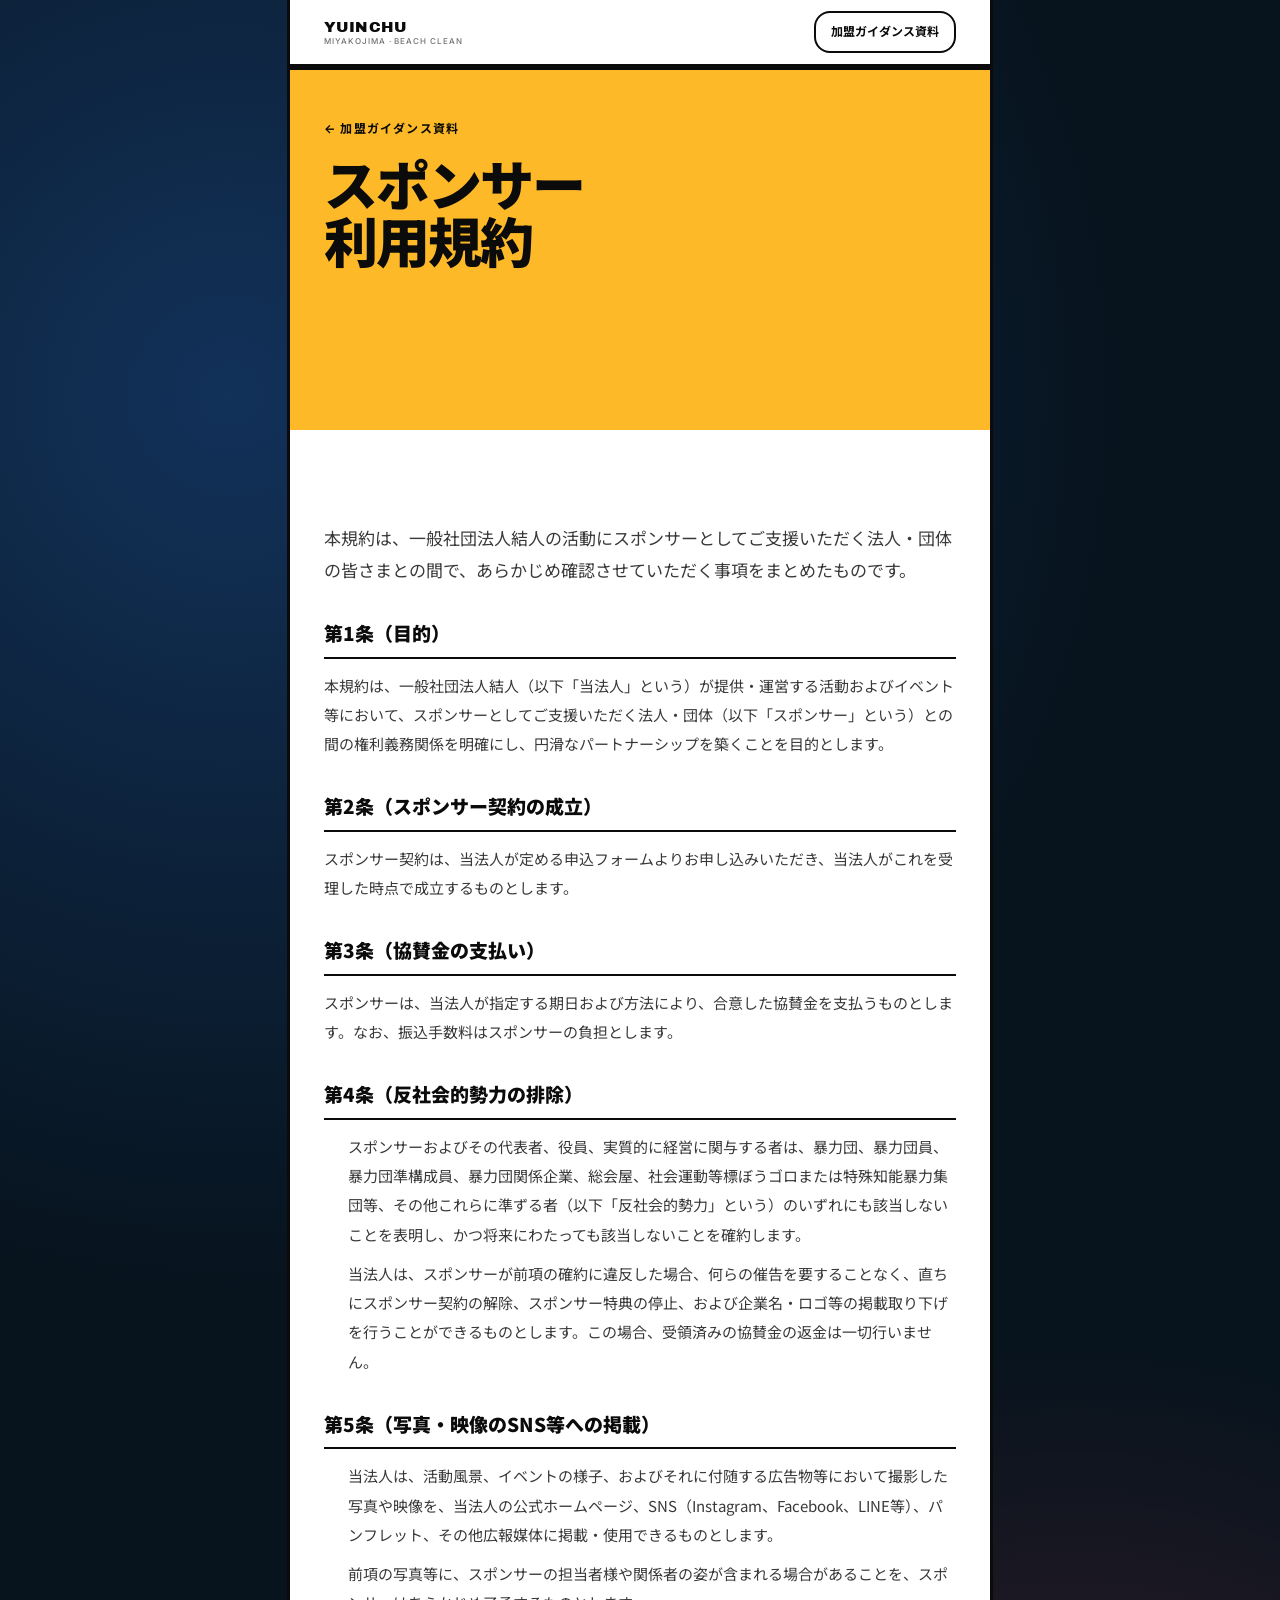
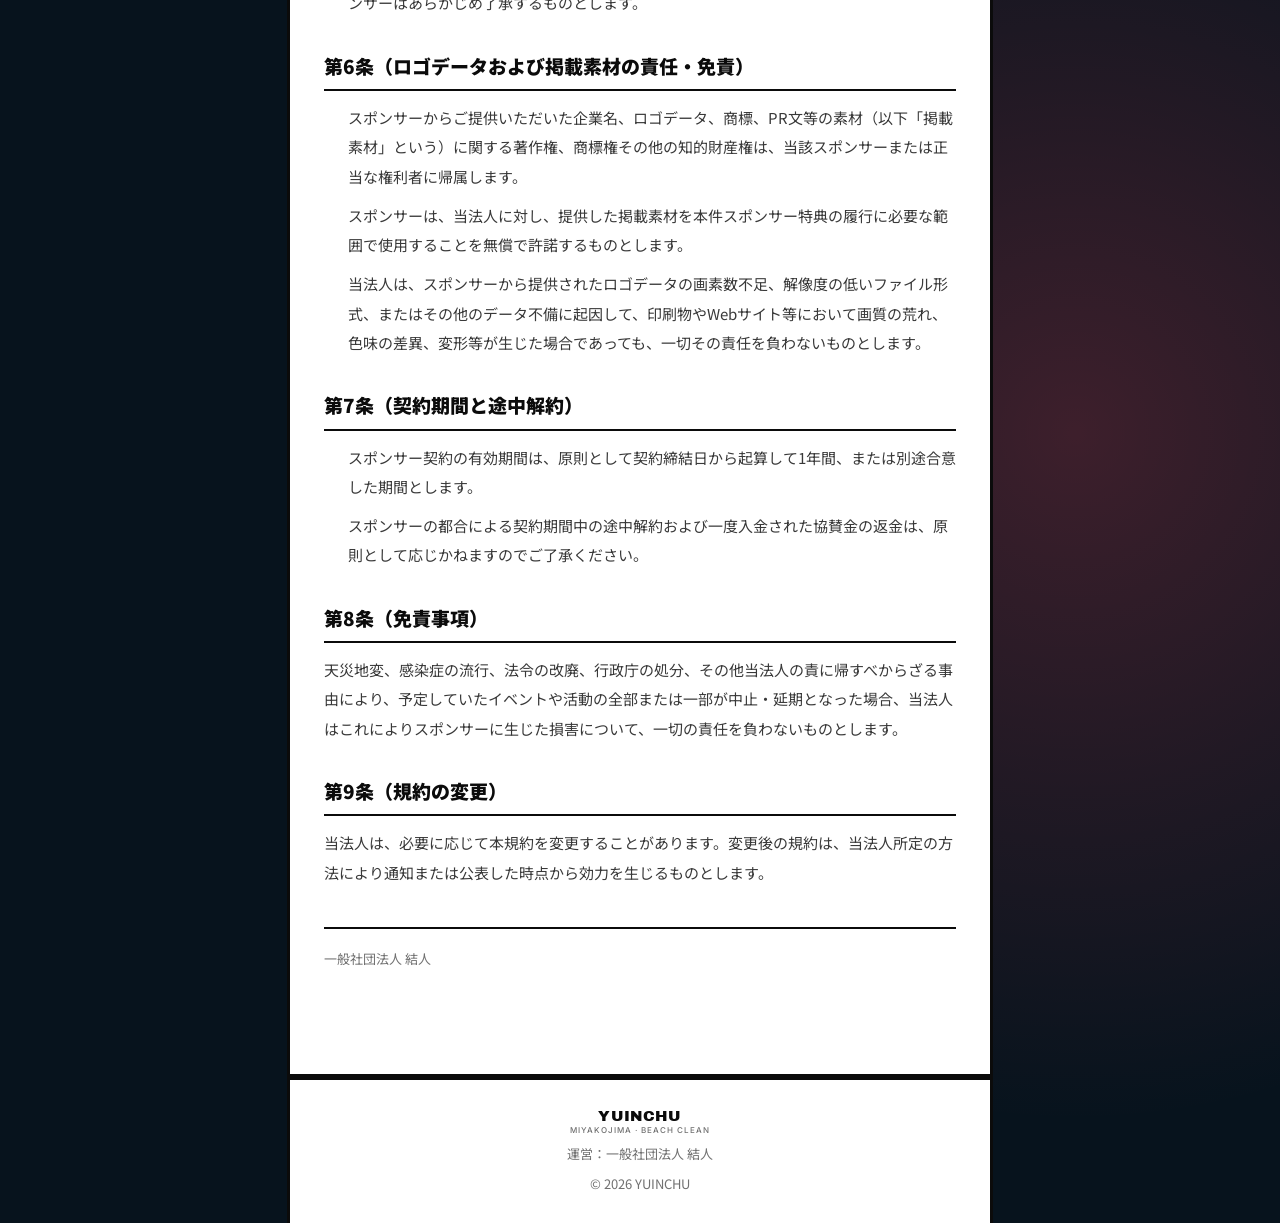
<file: terms.html>
<!doctype html>
<html lang="ja">
<head>
<meta charset="UTF-8">
<meta name="viewport" content="width=device-width, initial-scale=1">
  <meta name="robots" content="noindex, nofollow">
<title>スポンサー利用規約 | YUINCHU Beach Clean Project</title>
<meta name="description" content="一般社団法人結人の活動にスポンサーとしてご支援いただく際の利用規約です。">
<meta property="og:title" content="スポンサー利用規約 | YUINCHU Beach Clean Project">
<meta property="og:description" content="一般社団法人結人の活動にスポンサーとしてご支援いただく際の利用規約です。">
<meta property="og:type" content="website">
<meta property="og:locale" content="ja_JP">
<meta name="twitter:card" content="summary_large_image">
<link rel="preconnect" href="https://fonts.googleapis.com">
<link rel="preconnect" href="https://fonts.gstatic.com" crossorigin>
<style>
@import url('https://fonts.googleapis.com/css2?family=Archivo+Black&family=Caveat:wght@500;700&family=Inter:wght@400;500;600;700;900&family=Noto+Sans+JP:wght@400;500;700;900&display=swap');

:root {
  --c-bg: #FFFFFF;
  --c-ink: #0B0B0B;
  --c-text: #393939;
  --c-muted: #717171;
  --c-red: #FF4A60;
  --c-blue: #2F81F7;
  --c-yellow: #FDB927;
  --c-border: #0B0B0B;
  --c-soft: #F5F5F5;

  --r-card: 32px;
  --r-md: 16px;
  --b-thick: 3px;
  --b-thin: 2px;
  --shadow-card: 8px 8px 0 0 var(--c-border);
  --shadow-card-sm: 4px 4px 0 0 var(--c-border);

  --phone-w: 700px;
  --gutter: clamp(22px, 6vw, 34px);
  --section-y: clamp(64px, 12vw, 92px);

  --font-display: "Archivo Black", "Noto Sans JP", "Hiragino Kaku Gothic ProN", sans-serif;
  --font-meta: "Inter", "Noto Sans JP", system-ui, sans-serif;
  --font-jp: "Noto Sans JP", "Hiragino Kaku Gothic ProN", "Hiragino Sans", "Meiryo", sans-serif;
  --font-hand: "Caveat", "Noto Sans JP", cursive;
  --ease-out: cubic-bezier(.2, .7, .2, 1);
}

*, *::before, *::after { box-sizing: border-box; }
html { scroll-behavior: smooth; overflow-x: hidden; }
body {
  margin: 0;
  color: var(--c-ink);
  font-family: var(--font-jp);
  font-size: 16px;
  line-height: 1.7;
  -webkit-font-smoothing: antialiased;
  overflow-x: hidden;
  width: 100%;
  background:
    radial-gradient(circle at 18% 14%, rgba(47,129,247,.28), transparent 34%),
    radial-gradient(circle at 84% 72%, rgba(255,74,96,.22), transparent 30%),
    #07131d;
}
img { max-width: 100%; display: block; }
a { color: inherit; text-decoration: none; }
ol, ul { list-style: none; padding: 0; margin: 0; }

.site-header, main, .site-footer {
  width: min(100%, var(--phone-w));
  margin-inline: auto;
  box-shadow: 0 0 0 var(--b-thick) var(--c-border);
  background: var(--c-bg);
  position: relative;
  z-index: 2;
}
main { overflow: hidden; }
.container { width: 100%; margin: 0 auto; padding-inline: var(--gutter); }

/* ── 見出しまわりの語彙（親LPと同じ） ───────────────── */
.hand { font-family: var(--font-hand); font-weight: 700; }
.tilt-l { display: inline-block; transform: rotate(-4deg); }
.tilt-r { display: inline-block; transform: rotate(3deg); }
.uline { position: relative; display: inline-block; white-space: nowrap; }
.uline::after {
  content: "";
  position: absolute; left: -2%; right: -2%; bottom: -.18em; height: .35em;
  background: no-repeat center / 100% 100% url("data:image/svg+xml;utf8,<svg xmlns='http://www.w3.org/2000/svg' viewBox='0 0 200 12' preserveAspectRatio='none'><path d='M2 8 Q 50 1 100 6 T 198 7' fill='none' stroke='%23FF4A60' stroke-width='3.5' stroke-linecap='round'/></svg>");
  pointer-events: none;
}
.title-mark { display: inline-block; background-repeat: no-repeat; background-position: 0 100%; background-size: 100% 38%; padding: 0 .12em; line-height: 1.15; }
.title-mark--yellow { background-image: linear-gradient(var(--c-yellow), var(--c-yellow)); }
.title-mark--blue { background-image: linear-gradient(rgba(47,129,247,.45), rgba(47,129,247,.45)); }

.wave-divider {
  position: absolute; left: 0; right: 0; bottom: -1px;
  width: 100%; height: clamp(32px, 4vw, 56px);
  display: block; pointer-events: none; z-index: 2;
}
.wave-divider--white { fill: var(--c-bg); }
.wave-divider--ink { fill: var(--c-ink); }
.wave-divider--soft { fill: var(--c-soft); }
.has-wave-bottom { padding-bottom: clamp(110px, 14vw, 170px); }

section { padding-block: var(--section-y); position: relative; }
.section-label {
  display: inline-flex; align-items: baseline; gap: 12px;
  font-family: var(--font-meta); font-size: 12px; font-weight: 700;
  letter-spacing: .22em; margin-bottom: 16px;
}
.section-label__num { font-family: var(--font-display); font-size: 20px; letter-spacing: 0; color: var(--c-red); }
.section-label__rule { display: inline-block; width: 32px; height: 2px; background: var(--c-ink); margin: 0 4px; }
h2.section-title {
  font-family: var(--font-display); font-weight: 900;
  font-size: clamp(30px, 9.5vw, 48px); line-height: 1.08;
  letter-spacing: -.035em; margin: 0 0 14px;
}
.section-lead { color: var(--c-text); font-size: clamp(15px, 4vw, 17px); line-height: 1.85; margin: 0; }
.note { margin-top: 18px; font-size: 13px; color: var(--c-muted); line-height: 1.8; }

.btn {
  display: inline-flex; align-items: center; justify-content: center; gap: 8px;
  padding: 14px 26px; border: var(--b-thick) solid var(--c-border); border-radius: var(--r-md);
  font-family: var(--font-meta); font-weight: 700; font-size: 15px; cursor: pointer;
  background: var(--c-bg); color: var(--c-ink);
  transition: transform .15s ease, box-shadow .15s ease;
}
.btn:hover { transform: translate(-2px, -2px); box-shadow: var(--shadow-card-sm); }
.btn--primary { background: var(--c-ink); color: #fff; }
.btn--sm { padding: 9px 15px; font-size: 12px; border-width: var(--b-thin); }
.btn--lg { padding: clamp(16px, 2.2vw, 22px) clamp(30px, 5vw, 52px); font-size: clamp(15px, 1.6vw, 18px); border-radius: 20px; }

/* ── ヘッダー ─────────────────────────────────── */
.site-header { position: sticky; top: 0; z-index: 50; border-bottom: var(--b-thick) solid var(--c-border); }
.site-header__inner { display: flex; align-items: center; justify-content: space-between; gap: 12px; padding-block: 11px; }
.brand { font-family: var(--font-display); font-size: 15px; letter-spacing: .01em; line-height: 1.1; white-space: nowrap; }
.brand small { display: block; font-family: var(--font-meta); font-size: 8px; font-weight: 500; letter-spacing: .12em; color: var(--c-muted); margin-top: 2px; }

/* ── FV：横断幕の現物を主役に ──────────────────── */
.fv { background: var(--c-yellow); padding-top: clamp(30px, 8vw, 46px); padding-bottom: clamp(90px, 12vw, 140px); }
.fv .back {
  display: inline-flex; align-items: center; gap: 6px;
  font-family: var(--font-meta); font-size: 12px; font-weight: 700; letter-spacing: .1em; margin-bottom: 20px;
}
.fv__eyebrow { font-family: var(--font-hand); font-weight: 700; font-size: clamp(24px, 7vw, 34px); color: var(--c-red); line-height: 1; margin: 0 0 4px; }
.fv h1 {
  /* 見出しと同じ 900。Archivo Black に日本語が無く和文は Noto Sans JP に落ちるので、
     ここで太さが違うと和文だけ細く見えて揃わない */
  font-family: var(--font-display); font-weight: 900;
  font-size: clamp(34px, 11vw, 54px); line-height: 1.06; letter-spacing: -.035em; margin: 0 0 16px;
}
.fv__lead { font-size: clamp(15px, 4vw, 17px); line-height: 1.85; margin: 0; }

/* 現物（横断幕）を額装して見せる */
.artifact {
  position: relative;
  margin-top: clamp(26px, 6vw, 38px);
  border: var(--b-thick) solid var(--c-border);
  border-radius: 10px;
  background: var(--c-bg);
  box-shadow: var(--shadow-card);
  overflow: hidden;
}
.fv .artifact { transform: rotate(-1.2deg); }
.artifact__media img { width: 100%; }
.artifact__tag {
  position: absolute; top: 10px; left: 10px; z-index: 3;
  background: var(--c-ink); color: #fff;
  font-family: var(--font-meta); font-size: 10px; font-weight: 700; letter-spacing: .14em;
  padding: 5px 10px; border-radius: 999px;
}
.artifact__cap {
  font-size: 13px; line-height: 1.75; color: var(--c-text);
  margin: 10px 0 0; padding-left: 14px; border-left: var(--b-thick) solid var(--c-red);
}
.artifact--zoom { margin-top: 14px; transform: rotate(.7deg); }
.artifact--zoom .artifact__tag { background: var(--c-red); }
.fv__chars { display: flex; align-items: flex-end; justify-content: center; gap: 4px; margin-top: 18px; }
.fv__chars img { width: clamp(52px, 15vw, 84px); height: auto; }
.fv__chars img:nth-child(odd) { transform: rotate(-4deg); }
.fv__chars img:nth-child(even) { transform: rotate(5deg) translateY(-6px); }

/* ── 流れる帯 ─────────────────────────────────── */
.marquee {
  position: relative; left: 50%; width: 100vw;
  margin: clamp(-46px, -7vw, -30px) 0 0;
  transform: translateX(-50%) rotate(-1.4deg);
  border-block: var(--b-thick) solid var(--c-border);
  background: var(--c-ink); overflow: hidden; padding: 14px 0; z-index: 6;
}
.marquee__track { display: inline-flex; align-items: center; white-space: nowrap; gap: 26px; animation: marquee 46s linear infinite; will-change: transform; }
.marquee__track:hover { animation-play-state: paused; }
.marquee span { font-family: var(--font-display); font-size: clamp(19px, 5.4vw, 30px); color: #fff; }
.marquee .ja { font-family: var(--font-jp); font-weight: 900; font-size: clamp(15px, 4.2vw, 23px); }
.marquee .dot { color: var(--c-yellow); font-size: .8em; line-height: 1; transform: translateY(-.1em); }
@keyframes marquee { from { transform: translateX(0); } to { transform: translateX(-50%); } }

/* ── 掲出物 ───────────────────────────────────── */
.places { background: var(--c-bg); padding-top: clamp(48px, 10vw, 76px); }
.place { margin-top: clamp(26px, 6vw, 36px); }
.place__name { font-size: clamp(18px, 5vw, 22px); font-weight: 900; margin: 0 0 2px; }
.place__size { font-family: var(--font-meta); font-size: 12px; font-weight: 700; letter-spacing: .1em; color: var(--c-blue); margin: 0 0 12px; }
.place__desc { margin: 12px 0 0; font-size: 14px; line-height: 1.85; color: var(--c-text); }
.place--tshirt .artifact { transform: rotate(.9deg); }
.place--tshirt .artifact__tag { top: auto; bottom: 10px; }  /* 背面デザインの文字に重ねない */

/* ── ランク：大きさで差を出す ───────────────────── */
.ranks { background: var(--c-soft); border-top: var(--b-thick) solid var(--c-border); }
.rank-list { display: flex; flex-direction: column; gap: 14px; margin-top: clamp(26px, 6vw, 36px); }
.rank {
  border: var(--b-thick) solid var(--c-border); border-radius: var(--r-md);
  background: var(--c-bg); box-shadow: var(--shadow-card-sm);
}
.rank__head { display: flex; align-items: baseline; justify-content: space-between; gap: 10px; flex-wrap: wrap; }
.rank__name { font-family: var(--font-display); letter-spacing: -.01em; }
.rank__price { font-family: var(--font-meta); font-weight: 900; white-space: nowrap; letter-spacing: -.02em; }
.rank__price span { font-size: 11px; font-weight: 700; margin-left: 3px; letter-spacing: 0; }
.rank__slots {
  display: inline-block; margin-top: 8px; padding: 3px 11px; border-radius: 999px;
  background: var(--c-yellow); color: var(--c-ink);
  font-family: var(--font-meta); font-size: 11px; font-weight: 700; letter-spacing: .06em;
}
.rank__place { margin: 9px 0 0; font-size: 13.5px; line-height: 1.75; color: var(--c-text); }

/* 上位ほど大きく、下位ほど小さく */
.rank--1 { padding: clamp(24px, 6vw, 32px); background: var(--c-ink); color: #fff; transform: rotate(-.8deg); box-shadow: var(--shadow-card); }
.rank--1 .rank__name { font-size: clamp(24px, 7vw, 32px); }
.rank--1 .rank__price { font-size: clamp(32px, 10vw, 46px); }
.rank--1 .rank__place { color: rgba(255,255,255,.74); font-size: 14px; }
.rank--2 { padding: 22px; }
.rank--2 .rank__name { font-size: clamp(20px, 5.6vw, 25px); }
.rank--2 .rank__price { font-size: clamp(26px, 7.6vw, 34px); }
.rank--3 { padding: 19px; }
.rank--3 .rank__name { font-size: clamp(18px, 5vw, 22px); }
.rank--3 .rank__price { font-size: clamp(23px, 6.6vw, 29px); }
.rank--4 { padding: 16px; }
.rank--4 .rank__name { font-size: clamp(16px, 4.4vw, 19px); }
.rank--4 .rank__price { font-size: clamp(20px, 5.6vw, 25px); }
.rank--5 { padding: 14px 16px; border-width: var(--b-thin); box-shadow: none; }
.rank--5 .rank__name { font-size: clamp(14px, 3.9vw, 16px); }
.rank--5 .rank__price { font-size: clamp(18px, 5vw, 22px); }
.rank--5 .rank__place { font-size: 13px; }

/* ── 基本特典 ─────────────────────────────────── */
.perks { margin-top: clamp(26px, 6vw, 36px); border: var(--b-thick) solid var(--c-border); border-radius: var(--r-md); background: var(--c-bg); padding: 22px; box-shadow: var(--shadow-card-sm); }
.perks h3 { margin: 0 0 12px; font-size: 16px; font-weight: 900; }
.perks li { display: flex; gap: 10px; align-items: flex-start; font-size: 14px; line-height: 1.75; padding: 7px 0; border-bottom: 1px dashed rgba(11,11,11,.18); }
.perks li:last-child { border-bottom: 0; }
.perks li::before { content: "●"; color: var(--c-red); font-size: 10px; line-height: 1.9; flex: 0 0 auto; }

/* ── 流れ ─────────────────────────────────────── */
.flow { background: var(--c-bg); }
.flow-list { counter-reset: step; display: flex; flex-direction: column; gap: 11px; margin-top: clamp(26px, 6vw, 36px); }
.flow-list li {
  counter-increment: step; display: flex; align-items: flex-start; gap: 14px;
  border: var(--b-thin) solid var(--c-border); border-radius: var(--r-md);
  padding: 14px 16px; font-size: 15px; line-height: 1.7; background: var(--c-bg);
}
.flow-list li:nth-child(odd) { transform: rotate(-.5deg); }
.flow-list li:nth-child(even) { transform: rotate(.5deg); }
.flow-list li::before {
  content: counter(step); flex: 0 0 auto;
  width: 30px; height: 30px; display: grid; place-items: center; border-radius: 50%;
  background: var(--c-red); color: #fff; font-family: var(--font-display); font-size: 15px;
}

/* ── 締め ─────────────────────────────────────── */
.cta { background: var(--c-ink); color: #fff; text-align: center; }
.cta h2.section-title { color: #fff; font-size: clamp(26px, 8vw, 40px); }
.cta .section-lead { color: rgba(255,255,255,.76); }
.cta__hand { font-family: var(--font-hand); font-weight: 700; font-size: clamp(26px, 8vw, 38px); color: var(--c-yellow); line-height: 1; margin: 0 0 6px; }
.cta__actions { display: flex; flex-direction: column; gap: 12px; margin-top: 28px; align-items: center; }
.cta .btn { border-color: #fff; }
.cta .btn--primary { background: #fff; color: var(--c-ink); }

.site-footer { border-top: var(--b-thick) solid var(--c-border); padding-block: 28px; text-align: center; }
.site-footer p { margin: 8px 0 0; font-size: 13px; color: var(--c-muted); }

.reveal { opacity: 0; transform: translateY(24px); transition: opacity .7s var(--ease-out), transform .7s var(--ease-out); }
.reveal.is-visible { opacity: 1; transform: none; }
.reveal[data-stagger="1"] { transition-delay: .08s; }
.reveal[data-stagger="2"] { transition-delay: .16s; }
.reveal[data-stagger="3"] { transition-delay: .24s; }

@media (prefers-reduced-motion: reduce) {
  .reveal { opacity: 1 !important; transform: none !important; transition: none !important; }
  .marquee__track { animation: none !important; }
  html { scroll-behavior: auto; }
}
/* ── ここから下は、規約ページと申込フォーム用の追加分 ───────── */

.doc { padding-block: var(--section-y); }
.doc__inner { max-width: var(--phone-w); margin: 0 auto; }

/* 規約の条文 */
.article { margin-top: 34px; }
.article h2 {
  font-size: clamp(17px, 4.4vw, 19px);
  font-weight: 900;
  line-height: 1.5;
  margin: 0 0 12px;
  padding-bottom: 9px;
  border-bottom: var(--b-thin) solid var(--c-border);
}
.article p { margin: 0 0 12px; color: var(--c-text); font-size: 15px; line-height: 1.95; }
.article ol { margin: 0; padding-left: 1.5em; }
.article li { color: var(--c-text); font-size: 15px; line-height: 1.95; margin-bottom: 10px; }
.article li:last-child { margin-bottom: 0; }
.doc__meta { margin-top: 40px; padding-top: 18px; border-top: var(--b-thin) solid var(--c-border); font-size: 13px; color: var(--c-muted); line-height: 1.9; }

/* 申込フォーム */
.form-block { margin-top: 34px; }
.form-block__head {
  display: flex; align-items: center; gap: 10px;
  margin-bottom: 18px; padding-bottom: 9px;
  border-bottom: var(--b-thin) solid var(--c-border);
}
.form-block__num { font-family: var(--font-display); font-size: 18px; color: var(--c-red); }
.form-block__title { font-size: clamp(16px, 4.2vw, 18px); font-weight: 900; margin: 0; }
.form-block__note { margin: -8px 0 16px; font-size: 13px; color: var(--c-muted); line-height: 1.8; }

.form-fields { display: flex; flex-direction: column; gap: 16px; }
.field { display: flex; flex-direction: column; gap: 7px; }
.field label { font-size: 14px; font-weight: 700; display: flex; align-items: center; gap: 8px; }
.field .req {
  flex: none; font-size: 11px; font-weight: 700; letter-spacing: .04em;
  padding: 2px 7px; border-radius: 999px;
  background: var(--c-red); color: #fff;
}
.field .any {
  flex: none; font-size: 11px; font-weight: 700; letter-spacing: .04em;
  padding: 2px 7px; border-radius: 999px;
  background: var(--c-soft); color: var(--c-muted); border: 1px solid #DDD;
}
.field__help { font-size: 12.5px; color: var(--c-muted); line-height: 1.7; }
.field input, .field select, .field textarea {
  width: 100%;
  padding: 13px 14px;
  font: inherit; font-size: 16px; color: var(--c-ink);
  background: #fff;
  border: var(--b-thin) solid var(--c-border);
  border-radius: var(--r-md);
  appearance: none;
}
.field select { background-image: linear-gradient(45deg, transparent 50%, var(--c-ink) 50%), linear-gradient(135deg, var(--c-ink) 50%, transparent 50%); background-position: calc(100% - 20px) 51%, calc(100% - 14px) 51%; background-size: 6px 6px, 6px 6px; background-repeat: no-repeat; padding-right: 40px; }
.field input:focus, .field select:focus, .field textarea:focus { outline: 3px solid var(--c-blue); outline-offset: 1px; }
.field textarea { min-height: 120px; resize: vertical; line-height: 1.8; }

/* 規約への同意 */
.agree {
  margin-top: 34px; padding: 20px;
  background: var(--c-soft);
  border: var(--b-thick) solid var(--c-border);
  border-radius: var(--r-card);
}
.agree__row { display: flex; align-items: flex-start; gap: 12px; }
.agree input[type="checkbox"] {
  flex: none; width: 24px; height: 24px; margin: 0;
  accent-color: var(--c-ink); cursor: pointer;
}
.agree label { font-size: 15px; font-weight: 700; line-height: 1.6; cursor: pointer; }
.agree__link { margin: 12px 0 0 36px; font-size: 13.5px; }
.agree__link a { color: var(--c-ink); font-weight: 700; }

.form__submit { margin-top: 26px; width: 100%; justify-content: center; cursor: pointer; }
.form__submit:disabled { opacity: .5; cursor: default; transform: none; }
.form__status {
  margin: 18px 0 0; padding: 16px;
  font-size: 15px; line-height: 1.85;
  border: var(--b-thin) solid var(--c-border); border-radius: var(--r-md);
  background: var(--c-soft);
}
/* 迷惑送信よけ。人には見えない欄 */
.form__trap { position: absolute; left: -9999px; width: 1px; height: 1px; opacity: 0; }

</style>
</head>
<body>

<header class="site-header">
  <div class="container site-header__inner">
    <div class="brand">YUINCHU<small>MIYAKOJIMA &middot; BEACH CLEAN</small></div>
    <a href="sponsor-deck.html" class="btn btn--sm">加盟ガイダンス資料</a>
  </div>
</header>

<main id="main">

  <section class="fv">
    <div class="container">
      <a class="back reveal" href="sponsor-deck.html">&larr; 加盟ガイダンス資料</a>
      <h1 class="reveal" data-stagger="1">スポンサー<br>利用規約</h1>
    </div>
  </section>

  <section class="doc">
    <div class="container">
      <div class="doc__inner">

        <p class="section-lead reveal">本規約は、一般社団法人結人の活動にスポンサーとしてご支援いただく法人・団体の皆さまとの間で、あらかじめ確認させていただく事項をまとめたものです。</p>

        <div class="article reveal">
          <h2>第1条（目的）</h2>
          <p>本規約は、一般社団法人結人（以下「当法人」という）が提供・運営する活動およびイベント等において、スポンサーとしてご支援いただく法人・団体（以下「スポンサー」という）との間の権利義務関係を明確にし、円滑なパートナーシップを築くことを目的とします。</p>
        </div>

        <div class="article reveal">
          <h2>第2条（スポンサー契約の成立）</h2>
          <p>スポンサー契約は、当法人が定める申込フォームよりお申し込みいただき、当法人がこれを受理した時点で成立するものとします。</p>
        </div>

        <div class="article reveal">
          <h2>第3条（協賛金の支払い）</h2>
          <p>スポンサーは、当法人が指定する期日および方法により、合意した協賛金を支払うものとします。なお、振込手数料はスポンサーの負担とします。</p>
        </div>

        <div class="article reveal">
          <h2>第4条（反社会的勢力の排除）</h2>
          <ol>
            <li>スポンサーおよびその代表者、役員、実質的に経営に関与する者は、暴力団、暴力団員、暴力団準構成員、暴力団関係企業、総会屋、社会運動等標ぼうゴロまたは特殊知能暴力集団等、その他これらに準ずる者（以下「反社会的勢力」という）のいずれにも該当しないことを表明し、かつ将来にわたっても該当しないことを確約します。</li>
            <li>当法人は、スポンサーが前項の確約に違反した場合、何らの催告を要することなく、直ちにスポンサー契約の解除、スポンサー特典の停止、および企業名・ロゴ等の掲載取り下げを行うことができるものとします。この場合、受領済みの協賛金の返金は一切行いません。</li>
          </ol>
        </div>

        <div class="article reveal">
          <h2>第5条（写真・映像のSNS等への掲載）</h2>
          <ol>
            <li>当法人は、活動風景、イベントの様子、およびそれに付随する広告物等において撮影した写真や映像を、当法人の公式ホームページ、SNS（Instagram、Facebook、LINE等）、パンフレット、その他広報媒体に掲載・使用できるものとします。</li>
            <li>前項の写真等に、スポンサーの担当者様や関係者の姿が含まれる場合があることを、スポンサーはあらかじめ了承するものとします。</li>
          </ol>
        </div>

        <div class="article reveal">
          <h2>第6条（ロゴデータおよび掲載素材の責任・免責）</h2>
          <ol>
            <li>スポンサーからご提供いただいた企業名、ロゴデータ、商標、PR文等の素材（以下「掲載素材」という）に関する著作権、商標権その他の知的財産権は、当該スポンサーまたは正当な権利者に帰属します。</li>
            <li>スポンサーは、当法人に対し、提供した掲載素材を本件スポンサー特典の履行に必要な範囲で使用することを無償で許諾するものとします。</li>
            <li>当法人は、スポンサーから提供されたロゴデータの画素数不足、解像度の低いファイル形式、またはその他のデータ不備に起因して、印刷物やWebサイト等において画質の荒れ、色味の差異、変形等が生じた場合であっても、一切その責任を負わないものとします。</li>
          </ol>
        </div>

        <div class="article reveal">
          <h2>第7条（契約期間と途中解約）</h2>
          <ol>
            <li>スポンサー契約の有効期間は、原則として契約締結日から起算して1年間、または別途合意した期間とします。</li>
            <li>スポンサーの都合による契約期間中の途中解約および一度入金された協賛金の返金は、原則として応じかねますのでご了承ください。</li>
          </ol>
        </div>

        <div class="article reveal">
          <h2>第8条（免責事項）</h2>
          <p>天災地変、感染症の流行、法令の改廃、行政庁の処分、その他当法人の責に帰すべからざる事由により、予定していたイベントや活動の全部または一部が中止・延期となった場合、当法人はこれによりスポンサーに生じた損害について、一切の責任を負わないものとします。</p>
        </div>

        <div class="article reveal">
          <h2>第9条（規約の変更）</h2>
          <p>当法人は、必要に応じて本規約を変更することがあります。変更後の規約は、当法人所定の方法により通知または公表した時点から効力を生じるものとします。</p>
        </div>

        <p class="doc__meta">一般社団法人 結人</p>

      </div>
    </div>
  </section>

</main>

<footer class="site-footer">
  <div class="container">
    <div class="brand">YUINCHU<small>MIYAKOJIMA &middot; BEACH CLEAN</small></div>
    <p>運営：一般社団法人 結人</p>
    <p>&copy; 2026 YUINCHU</p>
  </div>
</footer>

<script>
(function () {
  var prefersReduce = window.matchMedia && window.matchMedia('(prefers-reduced-motion: reduce)').matches;
  var els = document.querySelectorAll('.reveal');
  if (!prefersReduce && 'IntersectionObserver' in window) {
    var io = new IntersectionObserver(function (entries) {
      entries.forEach(function (entry) {
        if (entry.isIntersecting) { entry.target.classList.add('is-visible'); io.unobserve(entry.target); }
      });
    }, { threshold: 0.12, rootMargin: '0px 0px -40px 0px' });
    els.forEach(function (el) { io.observe(el); });
  } else {
    els.forEach(function (el) { el.classList.add('is-visible'); });
  }
})();

</script>
</body>
</html>
</file>
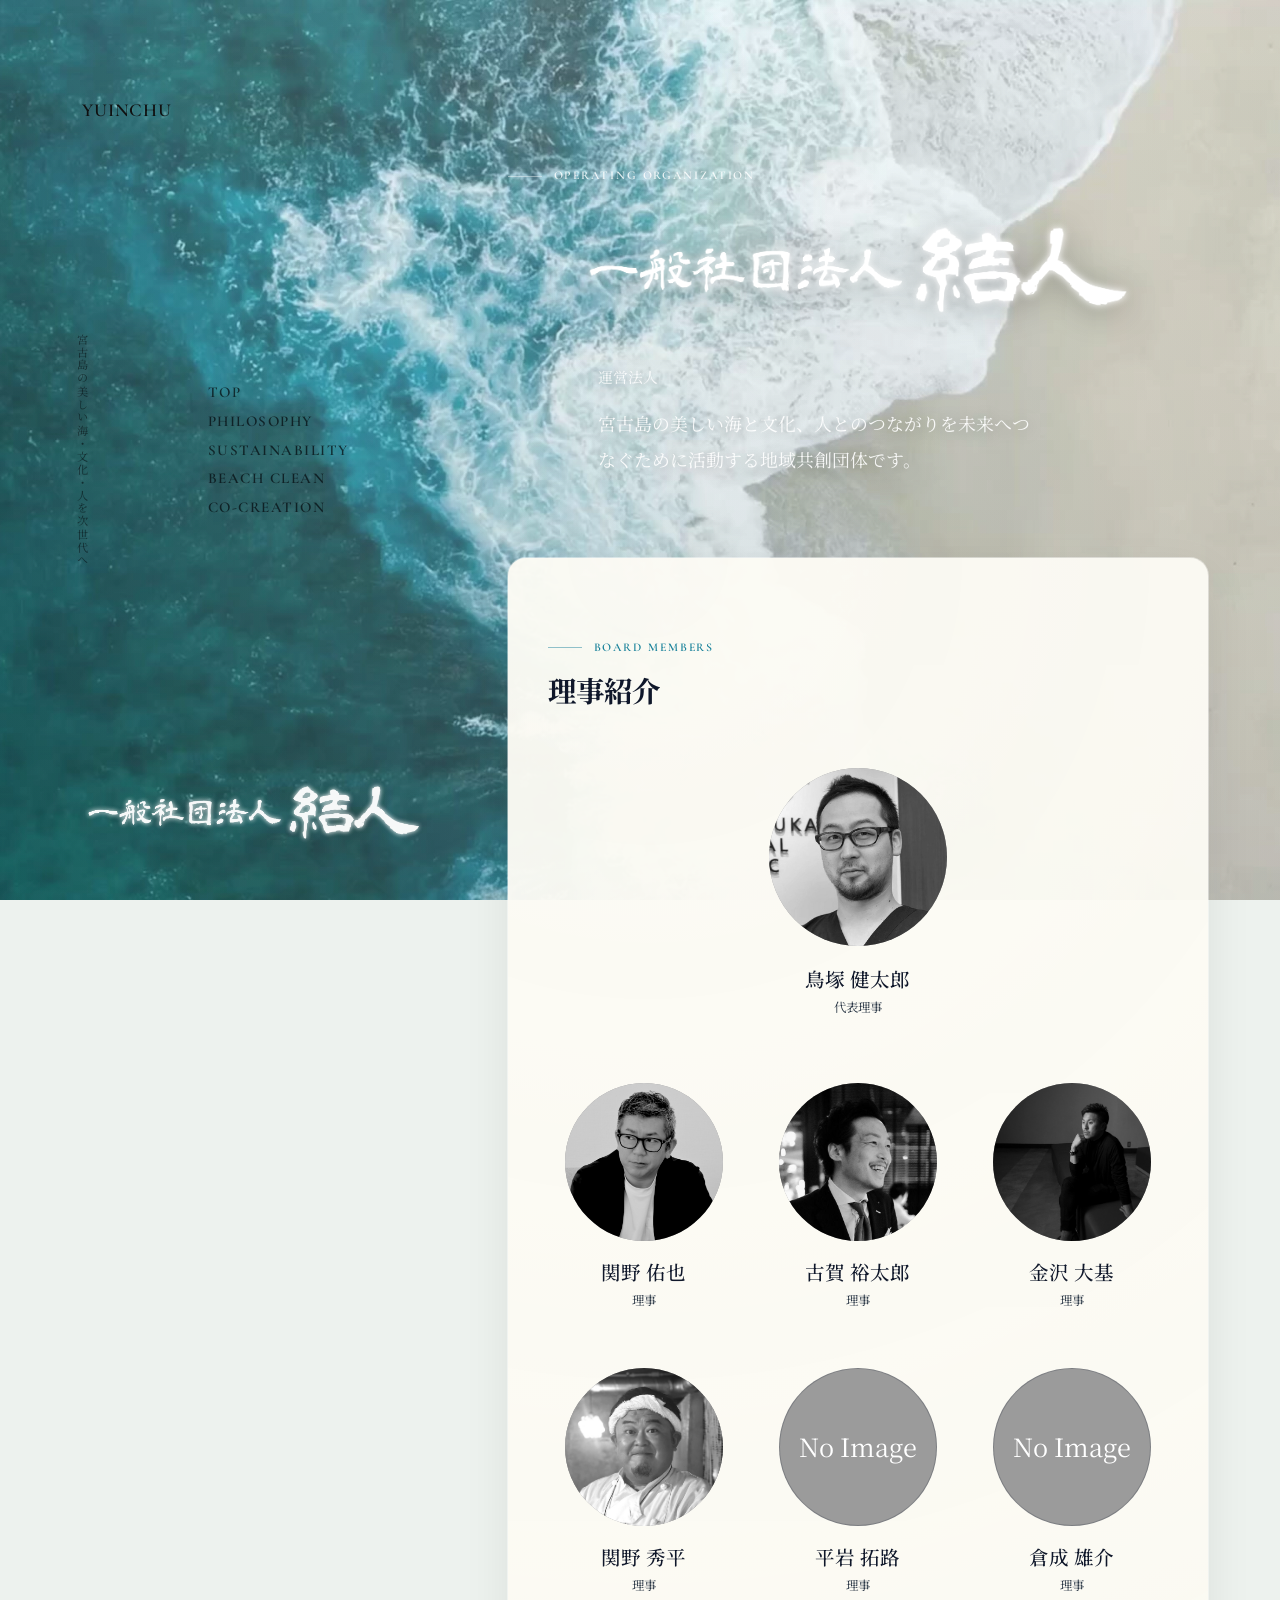
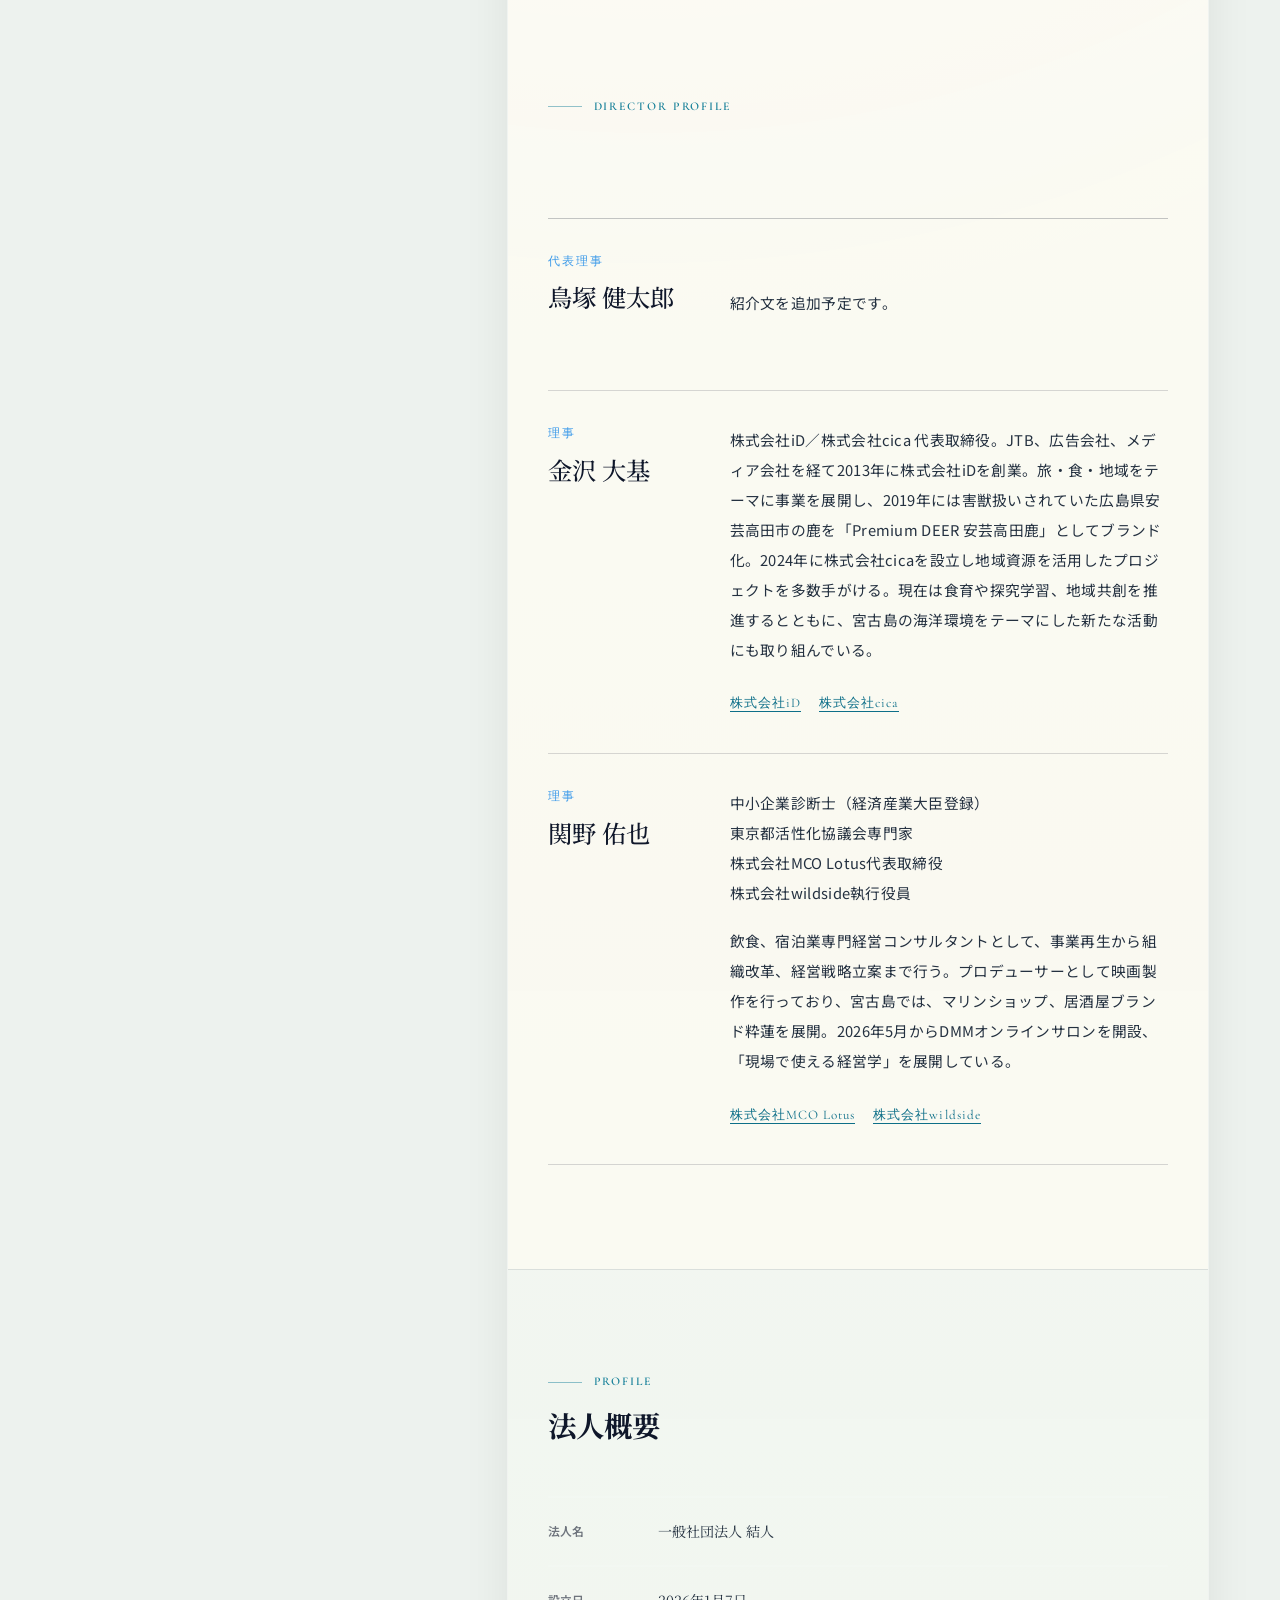
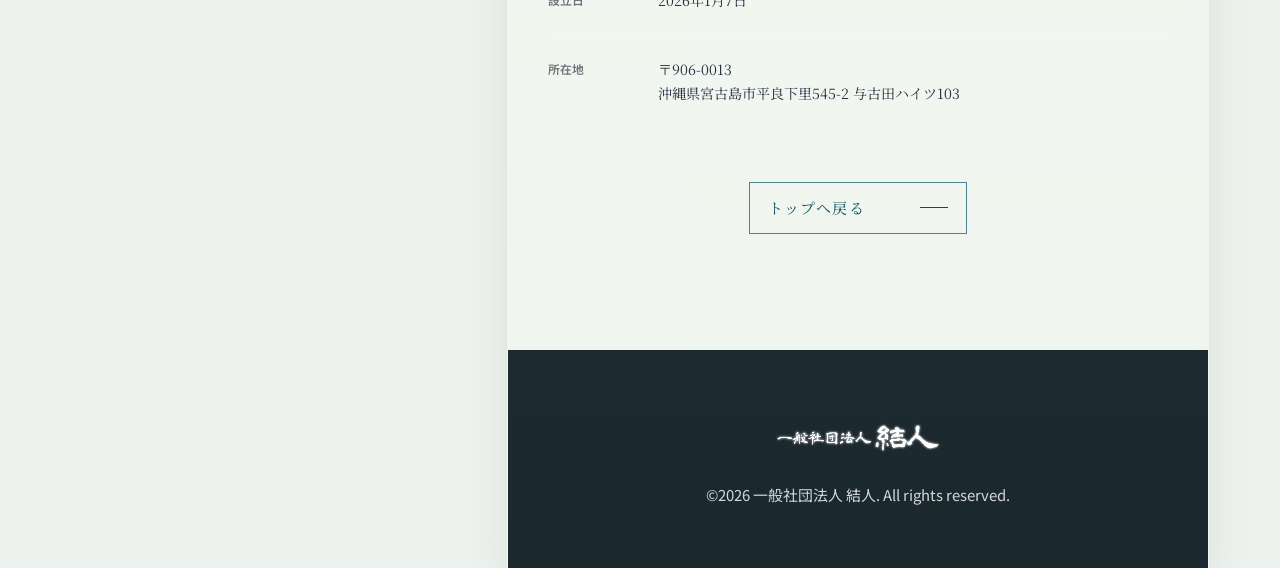
<file: yuinchu_site_260824_v1/about.html>
<!DOCTYPE html>
<html lang="ja">
<head>
  <meta charset="UTF-8">
  <meta name="viewport" content="width=device-width, initial-scale=1.0">
  <meta name="robots" content="noindex, nofollow">
  <meta name="description" content="一般社団法人 結人の運営法人情報と理事紹介ページです。">
  <title>運営法人｜一般社団法人 結人</title>
  <link rel="icon" href="assets/favicon.png" type="image/png">
  <link rel="stylesheet" href="style.css?v=260824-1">
  <link rel="preconnect" href="https://fonts.googleapis.com">
  <link rel="preconnect" href="https://fonts.gstatic.com" crossorigin>
  <link href="https://fonts.googleapis.com/css2?family=Noto+Sans+JP:wght@300;400;500;700&family=Noto+Serif+JP:wght@400;500;600;700&family=Cormorant+Garamond:wght@400;500;600&display=swap" rel="stylesheet">
</head>
<body class="hiroha-layout about-page">
  <div class="ambient-video" aria-hidden="true">
    <video autoplay muted loop playsinline poster="assets/hero-ocean.jpg">
      <source src="assets/260413_yuinchubackground.mp4" type="video/mp4">
    </video>
  </div>
  <div class="ambient-overlay" aria-hidden="true"></div>
  <a class="side-logo" href="index.html" aria-label="一般社団法人 結人 トップへ">
    <img src="assets/footer-logo.png" alt="">
  </a>
  <p class="side-copy" aria-hidden="true">宮古島の美しい海・文化・人を次世代へ</p>

  <header class="site-header" id="top">
    <div class="site-header__inner">
      <a class="brand" href="index.html" aria-label="一般社団法人 結人 トップへ">
        <span>YUINCHU</span>
      </a>
      <nav class="global-nav" id="global-nav" aria-label="サイトナビゲーション">
        <a href="index.html">TOP</a>
        <a href="index.html#philosophy">PHILOSOPHY</a>
        <a href="index.html#sustainability">SUSTAINABILITY</a>
        <a href="index.html#beach-clean">BEACH CLEAN</a>
        <a href="index.html#co-creation">CO-CREATION</a>
      </nav>
      <button class="menu-button" id="menu-button" type="button" aria-label="メニューを開閉" aria-controls="global-nav" aria-expanded="false">
        <span></span>
        <span></span>
        <span></span>
      </button>
    </div>
  </header>

  <main>
    <section class="about-hero" aria-labelledby="about-title">
      <div class="about-hero__inner">
        <p class="section-label">OPERATING ORGANIZATION</p>
        <img class="about-hero__logo" src="assets/footer-logo.png" alt="一般社団法人 結人">
        <div class="about-hero__panel">
          <p class="about-hero__eyebrow">運営法人</p>
          <h1 class="visually-hidden" id="about-title">一般社団法人 結人</h1>
          <p class="about-hero__lead">宮古島の美しい海と文化、人とのつながりを未来へつなぐために活動する地域共創団体です。</p>
        </div>
      </div>
    </section>

    <div class="phone-stage about-stage">
      <section class="section directors" aria-labelledby="directors-title">
        <div class="container">
          <p class="section-label">BOARD MEMBERS</p>
          <h2 class="section-title" id="directors-title">理事紹介</h2>
          <div class="director-feature">
            <figure class="director-card director-card--primary">
              <div class="director-card__photo">
                <img src="assets/directors/torizuka-kentaro.jpg" alt="鳥塚 健太郎">
              </div>
              <figcaption>
                <h3>鳥塚 健太郎</h3>
                <p>代表理事</p>
              </figcaption>
            </figure>
          </div>
          <div class="director-grid">
            <figure class="director-card">
              <div class="director-card__photo">
                <img src="assets/directors/sekino-yuya.jpg" alt="関野 佑也">
              </div>
              <figcaption>
                <h3>関野 佑也</h3>
                <p>理事</p>
              </figcaption>
            </figure>
            <figure class="director-card">
              <div class="director-card__photo">
                <img src="assets/directors/koga-yutaro.jpg" alt="古賀 裕太郎">
              </div>
              <figcaption>
                <h3>古賀 裕太郎</h3>
                <p>理事</p>
              </figcaption>
            </figure>
            <figure class="director-card">
              <div class="director-card__photo">
                <img src="assets/directors/kanazawa-daiki.jpg" alt="金沢 大基">
              </div>
              <figcaption>
                <h3>金沢 大基</h3>
                <p>理事</p>
              </figcaption>
            </figure>
            <figure class="director-card">
              <div class="director-card__photo">
                <img src="assets/directors/sekino-shuhei.jpg" alt="関野 秀平">
              </div>
              <figcaption>
                <h3>関野 秀平</h3>
                <p>理事</p>
              </figcaption>
            </figure>
            <figure class="director-card director-card--placeholder">
              <div class="director-card__photo director-card__photo--empty">No Image</div>
              <figcaption>
                <h3>平岩 拓路</h3>
                <p>理事</p>
              </figcaption>
            </figure>
            <figure class="director-card director-card--placeholder">
              <div class="director-card__photo director-card__photo--empty">No Image</div>
              <figcaption>
                <h3>倉成 雄介</h3>
                <p>理事</p>
              </figcaption>
            </figure>
          </div>
        </div>
      </section>

      <section class="section director-profiles" aria-labelledby="director-profiles-title">
        <div class="container">
          <p class="section-label">DIRECTOR PROFILE</p>
          <h2 class="section-title" id="director-profiles-title">理事プロフィール</h2>
          <div class="director-profile-list">
            <article class="director-profile director-profile--pending">
              <header class="director-profile__header">
                <p class="director-profile__role">代表理事</p>
                <h3>鳥塚 健太郎</h3>
              </header>
              <div class="director-profile__body">
                <p class="director-profile__placeholder">紹介文を追加予定です。</p>
              </div>
            </article>
            <article class="director-profile">
              <header class="director-profile__header">
                <p class="director-profile__role">理事</p>
                <h3>金沢 大基</h3>
              </header>
              <div class="director-profile__body">
                <p>株式会社iD／株式会社cica 代表取締役。JTB、広告会社、メディア会社を経て2013年に株式会社iDを創業。旅・食・地域をテーマに事業を展開し、2019年には害獣扱いされていた広島県安芸高田市の鹿を「Premium DEER 安芸高田鹿」としてブランド化。2024年に株式会社cicaを設立し地域資源を活用したプロジェクトを多数手がける。現在は食育や探究学習、地域共創を推進するとともに、宮古島の海洋環境をテーマにした新たな活動にも取り組んでいる。</p>
                <ul class="director-profile__links">
                  <li><a href="https://id-project.jp" target="_blank" rel="noopener">株式会社iD</a></li>
                  <li><a href="https://cica-project.jp" target="_blank" rel="noopener">株式会社cica</a></li>
                </ul>
              </div>
            </article>
            <article class="director-profile">
              <header class="director-profile__header">
                <p class="director-profile__role">理事</p>
                <h3>関野 佑也</h3>
              </header>
              <div class="director-profile__body">
                <p class="director-profile__meta">中小企業診断士（経済産業大臣登録）<br>東京都活性化協議会専門家<br>株式会社MCO Lotus代表取締役<br>株式会社wildside執行役員</p>
                <p>飲食、宿泊業専門経営コンサルタントとして、事業再生から組織改革、経営戦略立案まで行う。プロデューサーとして映画製作を行っており、宮古島では、マリンショップ、居酒屋ブランド粋蓮を展開。2026年5月からDMMオンラインサロンを開設、「現場で使える経営学」を展開している。</p>
                <ul class="director-profile__links">
                  <li><a href="https://www.mco-lotus.com" target="_blank" rel="noopener">株式会社MCO Lotus</a></li>
                  <li><a href="https://owakarenouta-movie.com" target="_blank" rel="noopener">株式会社wildside</a></li>
                </ul>
              </div>
            </article>
          </div>
        </div>
      </section>

      <section class="section about-profile" aria-labelledby="profile-title">
        <div class="container">
          <p class="section-label">PROFILE</p>
          <h2 class="section-title" id="profile-title">法人概要</h2>
          <dl class="company-table about-profile__table">
            <div>
              <dt>法人名</dt>
              <dd>一般社団法人 結人</dd>
            </div>
            <div>
              <dt>設立日</dt>
              <dd>2026年1月7日</dd>
            </div>
            <div>
              <dt>所在地</dt>
              <dd>〒906-0013<br>沖縄県宮古島市平良下里545-2 与古田ハイツ103</dd>
            </div>
          </dl>
          <a class="section-link about-back-link" href="index.html#philosophy">トップへ戻る</a>
        </div>
      </section>

      <footer class="footer">
        <div class="container footer__inner">
          <img src="assets/footer-logo.png" alt="一般社団法人 結人">
          <p class="footer__copy">&copy;2026 一般社団法人 結人. All rights reserved.</p>
        </div>
      </footer>
    </div>
  </main>

  <script>
    const menuButton = document.getElementById('menu-button');
    const globalNav = document.getElementById('global-nav');
    const header = document.querySelector('.site-header');

    menuButton.addEventListener('click', () => {
      const isOpen = globalNav.classList.toggle('is-open');
      menuButton.classList.toggle('is-active', isOpen);
      document.body.classList.toggle('is-menu-open', isOpen);
      menuButton.setAttribute('aria-expanded', String(isOpen));
    });

    document.querySelectorAll('.global-nav a').forEach((link) => {
      link.addEventListener('click', () => {
        globalNav.classList.remove('is-open');
        menuButton.classList.remove('is-active');
        document.body.classList.remove('is-menu-open');
        menuButton.setAttribute('aria-expanded', 'false');
      });
    });

    const updateHeaderState = () => {
      header.classList.toggle('is-scrolled', window.scrollY > 40);
    };

    window.addEventListener('scroll', updateHeaderState);
    updateHeaderState();

    const motionTargets = document.querySelectorAll(
      '.section-label, .section-title, .about-hero__logo, .about-hero__panel, .director-card, .director-profile, .company-table, .section-link'
    );

    if (!window.matchMedia('(prefers-reduced-motion: reduce)').matches) {
      motionTargets.forEach((element) => element.classList.add('reveal'));

      const revealObserver = new IntersectionObserver((entries) => {
        entries.forEach((entry) => {
          if (entry.isIntersecting) {
            entry.target.classList.add('is-visible');
            revealObserver.unobserve(entry.target);
          }
        });
      }, {
        threshold: 0.12,
        rootMargin: '0px 0px -8% 0px'
      });

      const showVisibleElement = (element) => {
        const rect = element.getBoundingClientRect();
        if (rect.top < window.innerHeight * 0.94 && rect.bottom > window.innerHeight * 0.04) {
          element.classList.add('is-visible');
          revealObserver.unobserve(element);
        }
      };

      motionTargets.forEach((element) => {
        revealObserver.observe(element);
        showVisibleElement(element);
      });
    }
  </script>
</body>
</html>
</file>
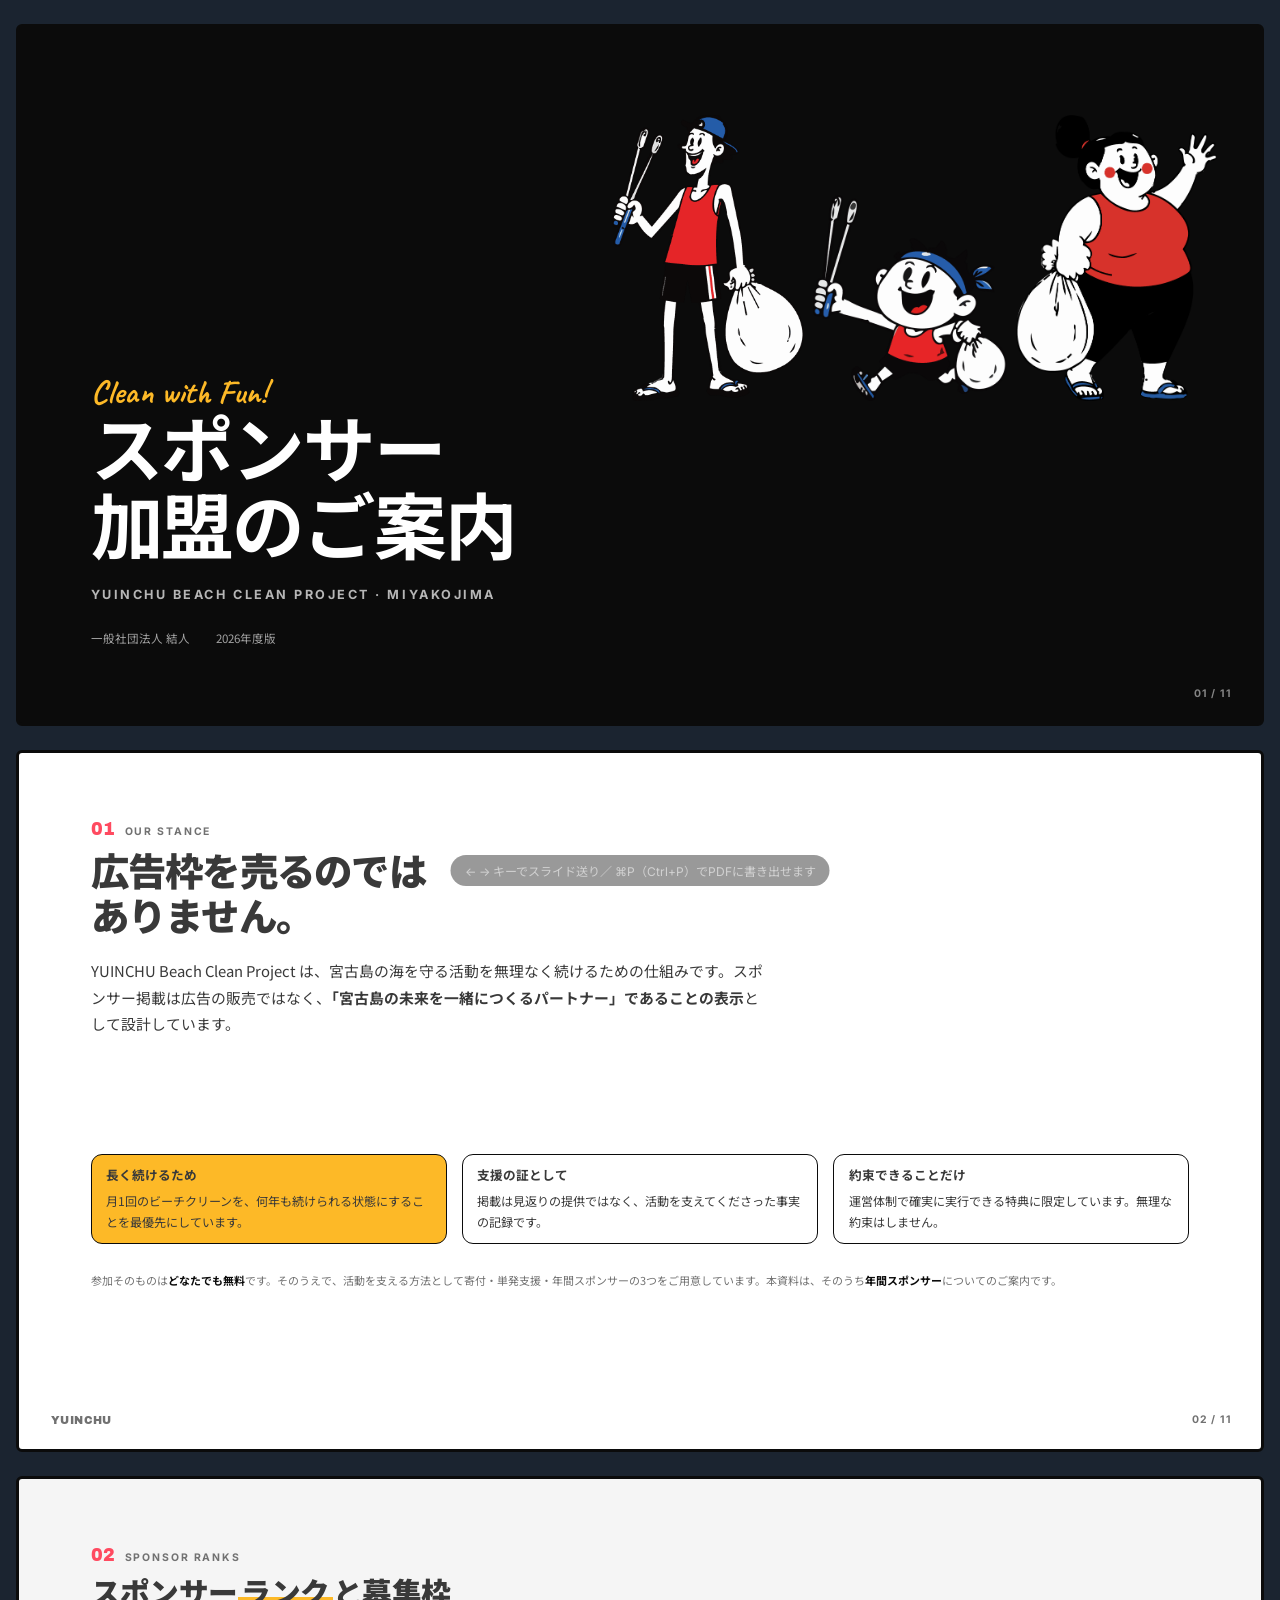
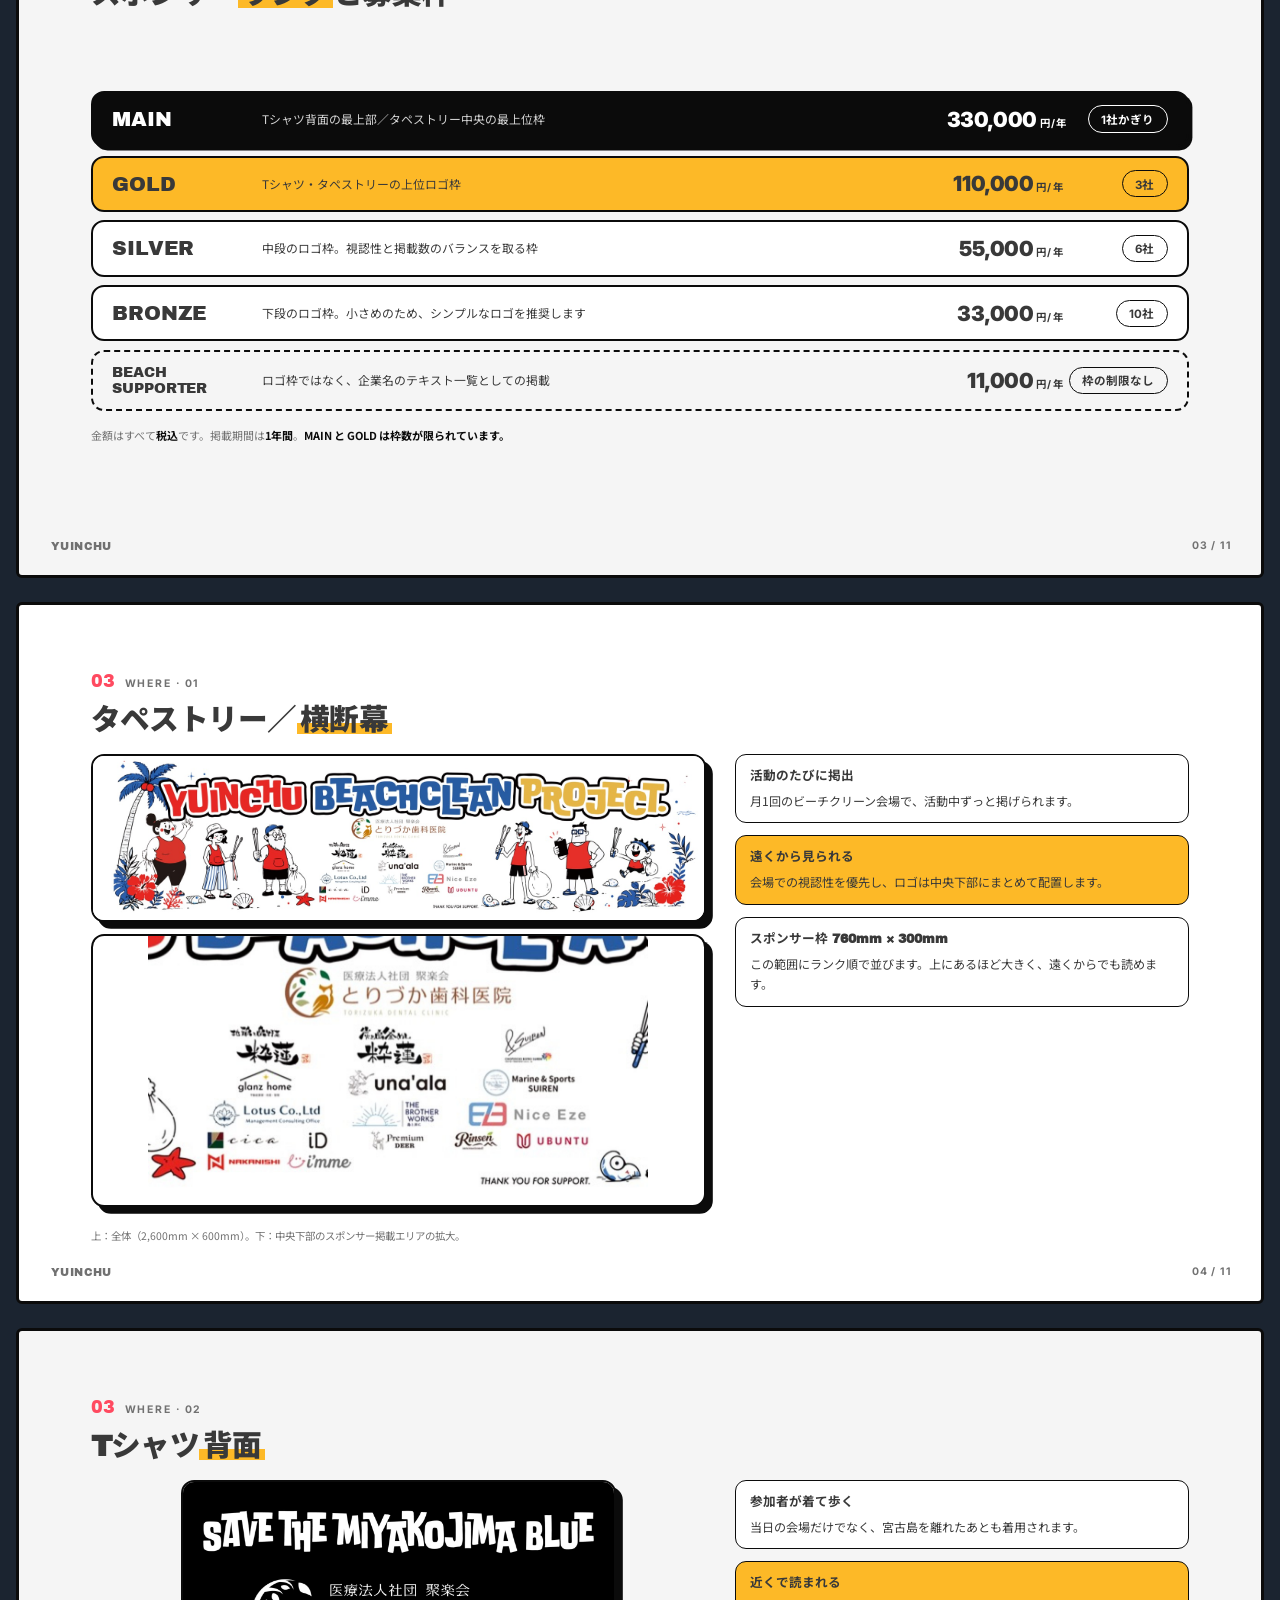
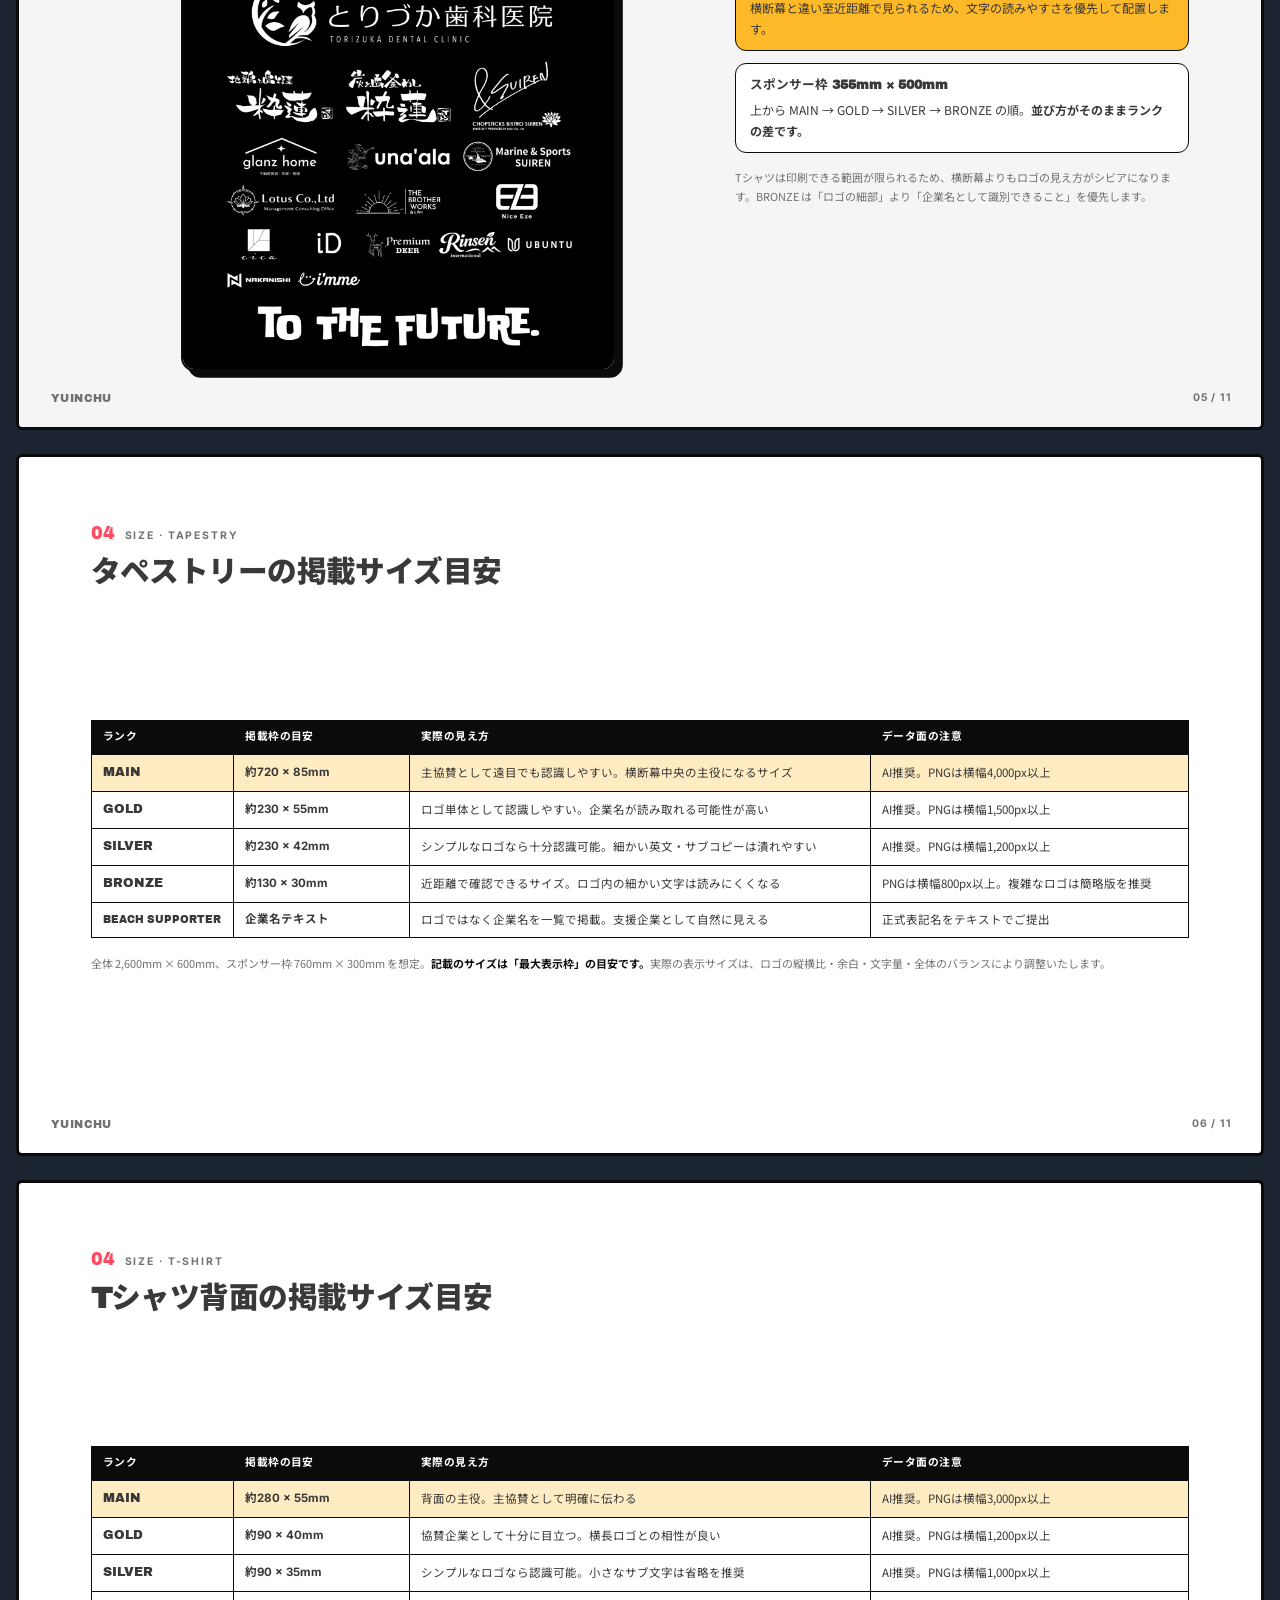
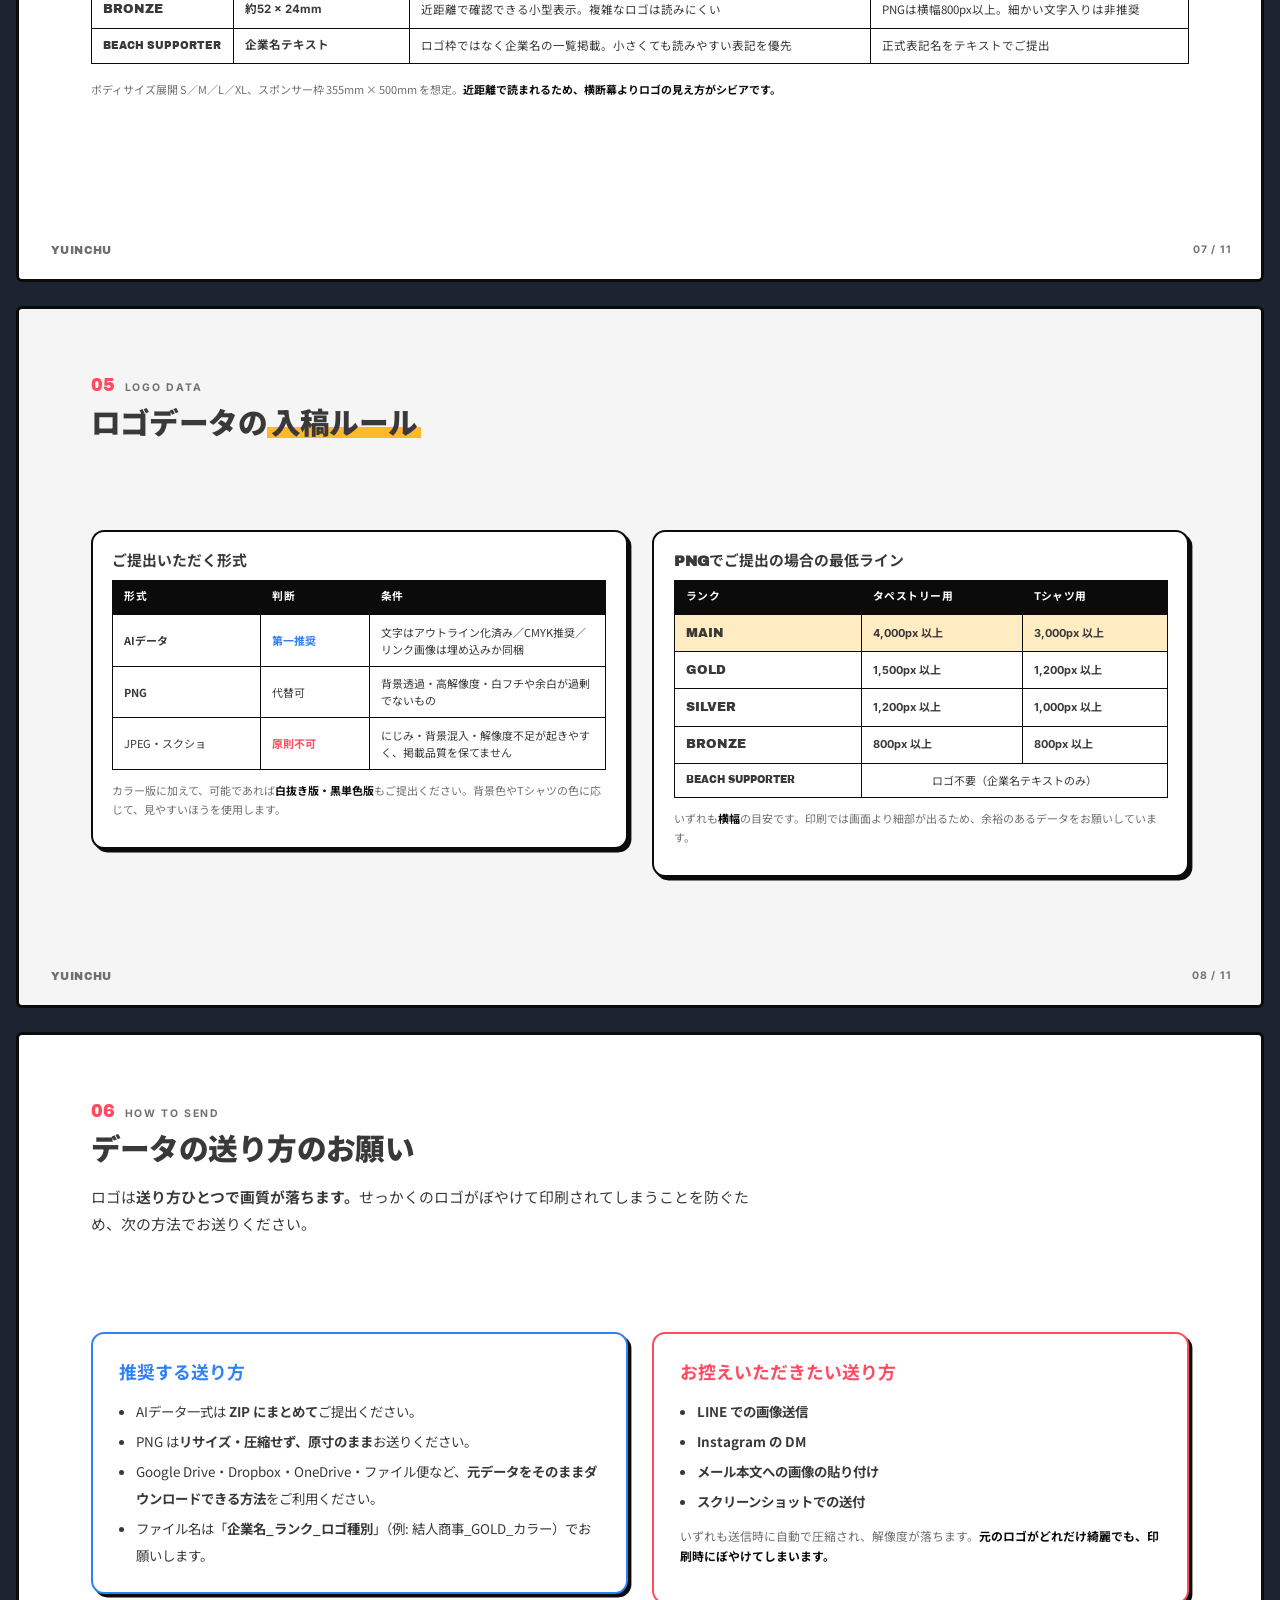
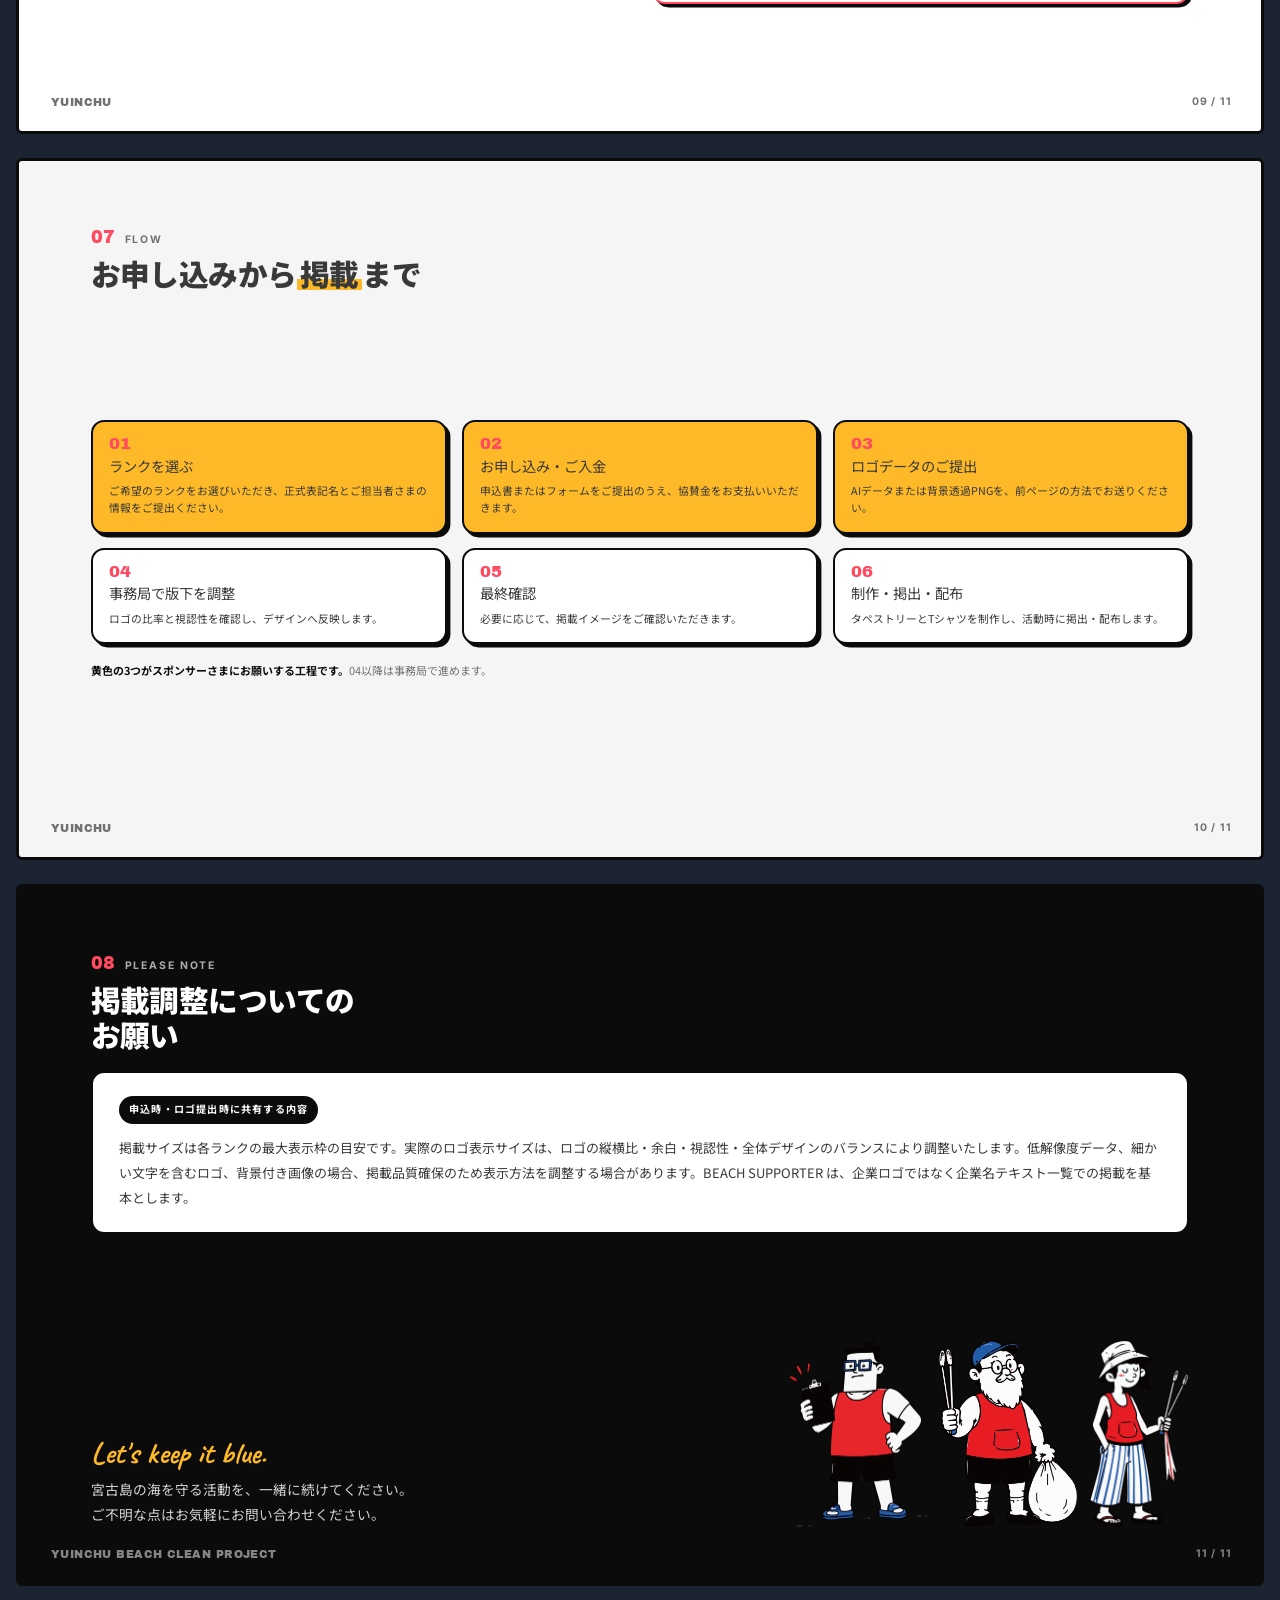
<file: yuinchu_site_260824_v1/sponsor-deck.html>
<!DOCTYPE html>
<html lang="ja">
<head>
<meta charset="UTF-8">
<meta name="viewport" content="width=device-width, initial-scale=1">
  <meta name="robots" content="noindex, nofollow">
<title>スポンサー加盟のご案内 | YUINCHU Beach Clean Project</title>
<meta name="description" content="YUINCHU Beach Clean Project のスポンサー加盟ガイダンス。ランク・掲載位置・掲載サイズ・ロゴ入稿ルール・申込の流れ。">
<link rel="preconnect" href="https://fonts.googleapis.com">
<link rel="preconnect" href="https://fonts.gstatic.com" crossorigin>
<style>
@import url('https://fonts.googleapis.com/css2?family=Archivo+Black&family=Caveat:wght@500;700&family=Inter:wght@400;500;600;700;900&family=Noto+Sans+JP:wght@400;500;700;900&display=swap');

/* ── 見た目の語彙は work/sponsor.html と同じものを使う。
      増やさずに揃えるため、値はあちらの :root をそのまま写している ───── */
:root {
  --c-bg: #FFFFFF;
  --c-ink: #0B0B0B;
  --c-text: #393939;
  --c-muted: #717171;
  --c-red: #FF4A60;
  --c-blue: #2F81F7;
  --c-yellow: #FDB927;
  --c-border: #0B0B0B;
  --c-soft: #F5F5F5;
  --b-thick: 0.23cqw;
  --b-thin: 0.16cqw;
  --shadow-card: 0.62cqw 0.62cqw 0 0 var(--c-border);
  --shadow-card-sm: 0.31cqw 0.31cqw 0 0 var(--c-border);
  --font-display: "Archivo Black", "Noto Sans JP", "Hiragino Kaku Gothic ProN", sans-serif;
  --font-meta: "Inter", "Noto Sans JP", system-ui, sans-serif;
  --font-jp: "Noto Sans JP", "Hiragino Kaku Gothic ProN", "Hiragino Sans", "Meiryo", sans-serif;
  --font-hand: "Caveat", "Noto Sans JP", cursive;
}

* { box-sizing: border-box; }
html, body { margin: 0; padding: 0; }
body {
  background: #1B2430;
  font-family: var(--font-jp);
  color: var(--c-text);
  -webkit-font-smoothing: antialiased;
}

.deck { display: flex; flex-direction: column; align-items: center; gap: 24px; padding: 24px 16px 80px; }

/* スライドは 16:9 の器。中の寸法はすべて cqw（器の幅に対する％）で書く。
   こうしておくと、画面でも印刷でも同じ見た目のまま拡大縮小できる。 */
.slide {
  container-type: inline-size;
  position: relative;
  width: min(100%, 1280px);
  aspect-ratio: 16 / 9;
  background: var(--c-bg);
  border: 3px solid var(--c-ink);
  border-radius: 6px;
  overflow: hidden;
  display: flex; flex-direction: column;
  padding: 5.2cqw 5.6cqw 4.4cqw;
}
.slide--ink { background: var(--c-ink); color: #fff; }
.slide--yellow { background: var(--c-yellow); }
.slide--soft { background: var(--c-soft); }

/* ── 共通の見出し ───────────────────────────── */
.eyebrow {
  display: inline-flex; align-items: baseline; gap: 0.9cqw;
  font-family: var(--font-meta); font-weight: 700;
  font-size: 0.95cqw; letter-spacing: .18em; color: var(--c-muted);
  margin: 0 0 1.1cqw;
}
.eyebrow b { font-family: var(--font-display); font-size: 1.6cqw; letter-spacing: 0; color: var(--c-red); font-weight: 400; }
.slide--ink .eyebrow { color: rgba(255,255,255,.66); }
.h {
  font-family: var(--font-display); font-weight: 900;
  font-size: 3.5cqw; line-height: 1.18; letter-spacing: -.02em;
  margin: 0 0 1.5cqw; color: inherit;
}
.h--sm { font-size: 2.7cqw; }
.lead { font-size: 1.35cqw; line-height: 1.8; margin: 0 0 2.2cqw; max-width: 62cqw; }
.slide--ink .lead { color: rgba(255,255,255,.8); }
.mark { background: linear-gradient(transparent 58%, var(--c-yellow) 58%, var(--c-yellow) 94%, transparent 94%); padding: 0 .12em; }
.mark--red { background: linear-gradient(transparent 58%, var(--c-red) 58%, var(--c-red) 94%, transparent 94%); }
.hand { font-family: var(--font-hand); font-weight: 700; }

.body { flex: 1; min-height: 0; display: flex; flex-direction: column; justify-content: center; }

/* ページ番号とブランド */
.slide__no {
  position: absolute; right: 2.6cqw; bottom: 2.1cqw;
  font-family: var(--font-meta); font-weight: 700; font-size: 0.95cqw;
  letter-spacing: .12em; color: var(--c-muted);
}
.slide--ink .slide__no { color: rgba(255,255,255,.5); }
.slide__brand {
  position: absolute; left: 2.9cqw; bottom: 2.1cqw;
  font-family: var(--font-display); font-size: 1cqw; letter-spacing: .04em; color: var(--c-muted);
}
.slide--ink .slide__brand { color: rgba(255,255,255,.5); }

/* ── 01 表紙 ───────────────────────────────── */
.cover { justify-content: flex-end; padding-bottom: 6cqw; }
.cover__hand { font-family: var(--font-hand); font-weight: 700; font-size: 3cqw; color: var(--c-yellow); line-height: 1; margin: 0 0 .6cqw; }
.cover__title { font-family: var(--font-display); font-size: 6.6cqw; line-height: 1.06; letter-spacing: -.03em; margin: 0 0 1.6cqw; color: #fff; }
.cover__sub { font-family: var(--font-meta); font-weight: 700; font-size: 1.15cqw; letter-spacing: .2em; color: rgba(255,255,255,.7); margin: 0 0 2.6cqw; }
.cover__meta { display: flex; gap: 2.4cqw; font-size: 1.05cqw; color: rgba(255,255,255,.62); }
.cover__chars {
  position: absolute; right: 4cqw; top: 8cqw;
  display: flex; align-items: flex-end; gap: 0.8cqw;
}
.cover__chars img { height: 26cqw; width: auto; }
.cover__chars img.is-kid { height: 18.7cqw; }

/* ── ランク表 ─────────────────────────────── */
.ranks { display: flex; flex-direction: column; gap: 0.75cqw; }
.rank {
  display: grid; grid-template-columns: 12cqw 1fr 10.5cqw 8cqw;
  align-items: center; gap: 1.6cqw;
  border: var(--b-thick) solid var(--c-border); border-radius: 1.2cqw;
  background: #fff; padding: 1.15cqw 1.8cqw;
}
.rank__name { font-family: var(--font-display); font-size: 1.85cqw; letter-spacing: -.01em; }
.rank__where { font-size: 1.08cqw; line-height: 1.55; color: var(--c-text); }
.rank__price { font-family: var(--font-meta); font-weight: 900; font-size: 1.9cqw; letter-spacing: -.02em; text-align: right; white-space: nowrap; }
.rank__price small { font-size: .95cqw; font-weight: 700; margin-left: .25cqw; }
.rank__slots {
  justify-self: end;
  font-family: var(--font-meta); font-weight: 700; font-size: 1.05cqw;
  border: var(--b-thin) solid var(--c-border); border-radius: 99cqw;
  padding: 0.42cqw 1.1cqw; white-space: nowrap;
}
.rank--main { background: var(--c-ink); color: #fff; box-shadow: var(--shadow-card-sm); }
.rank--main .rank__where { color: rgba(255,255,255,.82); }
.rank--main .rank__slots { border-color: #fff; }
.rank--gold { background: var(--c-yellow); }
.rank--silver { background: #fff; }
.rank--bronze { background: #fff; }
.rank--beach { background: var(--c-soft); border-style: dashed; }
.note {
  margin-top: 1.4cqw; font-size: 1cqw; line-height: 1.7; color: var(--c-muted);
}
.note strong { color: var(--c-ink); }

/* ── 現物を見せる2カラム ───────────────────── */
.split { display: grid; grid-template-columns: 1.15fr .85fr; gap: 2.6cqw; align-items: stretch; flex: 1; min-height: 0; }
.split > * { min-height: 0; }
/* 縦に2枚積むとき: 上は元の高さ、下は残りの高さに contain で収める */
.stack { display: flex; flex-direction: column; gap: 1.1cqw; height: 100%; min-height: 0; }
.stack > .shot { flex: 0 0 auto; }
.stack > .shot--fit { flex: 1 1 auto; min-height: 0; display: flex; }
.stack > .shot--fit img { width: 100%; height: 100%; object-fit: contain; }
.stack > .cap { flex: 0 0 auto; }
.shot { border: var(--b-thick) solid var(--c-border); border-radius: 1.2cqw; overflow: hidden; box-shadow: var(--shadow-card); background: #fff; }
.shot img { display: block; width: 100%; height: auto; }
.shot--tall { height: 100%; width: fit-content; margin-inline: auto; display: flex; }
.shot--tall img { height: 100%; width: auto; object-fit: contain; }
.cap { font-size: 0.95cqw; line-height: 1.65; color: var(--c-muted); margin: 0.8cqw 0 0; }
.points { display: flex; flex-direction: column; gap: 1.1cqw; margin: 0; padding: 0; list-style: none; }
.points li {
  border: var(--b-thin) solid var(--c-border); border-radius: 1cqw;
  padding: 1cqw 1.3cqw; font-size: 1.1cqw; line-height: 1.7; background: #fff;
}
.points li b { display: block; font-family: var(--font-display); font-size: 1.15cqw; margin-bottom: .3cqw; }
.points li.is-key { background: var(--c-yellow); }

/* ── 表 ───────────────────────────────────── */
table.t { width: 100%; border-collapse: collapse; font-size: 1.05cqw; background: #fff; }
table.t th, table.t td { border: var(--b-thin) solid var(--c-border); padding: 0.75cqw 1cqw; text-align: left; vertical-align: middle; line-height: 1.55; }
table.t thead th { background: var(--c-ink); color: #fff; font-family: var(--font-meta); font-weight: 700; font-size: 0.98cqw; letter-spacing: .04em; }
table.t td.rk { font-family: var(--font-display); font-size: 1.15cqw; white-space: nowrap; }
table.t tr.is-main td { background: rgba(253,185,39,.28); }
table.t td.num { font-family: var(--font-meta); font-weight: 700; white-space: nowrap; }
table.t .ok { color: var(--c-blue); font-weight: 700; }
table.t .ng { color: var(--c-red); font-weight: 700; }

/* ── 流れ（6ステップ） ─────────────────────── */
.flow { display: grid; grid-template-columns: repeat(3, 1fr); gap: 1.3cqw; }
.fstep {
  border: var(--b-thick) solid var(--c-border); border-radius: 1.2cqw;
  background: #fff; padding: 1.3cqw 1.5cqw; box-shadow: var(--shadow-card-sm);
  display: flex; flex-direction: column; gap: .45cqw;
}
.fstep__no { font-family: var(--font-display); font-size: 1.5cqw; color: var(--c-red); line-height: 1; }
.fstep__t { font-family: var(--font-display); font-size: 1.3cqw; line-height: 1.35; }
.fstep__d { font-size: 0.98cqw; line-height: 1.65; color: var(--c-text); margin: 0; }
.fstep--you { background: var(--c-yellow); }

/* ── 入稿ルールの2カラム ───────────────────── */
.cols { display: grid; grid-template-columns: 1fr 1fr; gap: 2.2cqw; flex: 1; min-height: 0;
  align-items: start;    /* カードは中身の高さで止める */
  align-content: center; /* そのうえで、残りの余白の中央に置く */ }
.card {
  border: var(--b-thick) solid var(--c-border); border-radius: 1.2cqw;
  background: #fff; padding: 1.6cqw 1.8cqw; box-shadow: var(--shadow-card-sm);
}
.card h3 { font-family: var(--font-display); font-size: 1.35cqw; margin: 0 0 .9cqw; }
.card ul { margin: 0; padding-left: 1.3cqw; font-size: 1.02cqw; line-height: 1.85; }
/* 表を持たないカードは中身が少ないので、文字を上げて器に釣り合わせる */
.card--roomy { padding: 2.2cqw 2.4cqw; }
.card--roomy h3 { font-size: 1.62cqw; margin-bottom: 1.2cqw; }
.card--roomy ul { font-size: 1.22cqw; line-height: 2; padding-left: 1.5cqw; }
.card--roomy ul li + li { margin-top: .6cqw; }
.card--roomy .note { font-size: 1.08cqw; }
.card ul li + li { margin-top: .3cqw; }

/* ── 引用（そのまま掲載してよい文面） ───────── */
.quote {
  border: var(--b-thick) solid var(--c-border); border-radius: 1.2cqw;
  background: #fff; padding: 2cqw 2.4cqw; box-shadow: var(--shadow-card);
  font-size: 1.18cqw; line-height: 1.95;
  color: var(--c-text);   /* 濃紺スライドの色を継がせない。白×白で消える */
}
.quote__label {
  display: inline-block; font-family: var(--font-meta); font-weight: 700;
  font-size: .92cqw; letter-spacing: .12em; background: var(--c-ink); color: #fff;
  padding: .35cqw 0.9cqw; border-radius: 99cqw; margin-bottom: 1cqw;
}

/* ── 締めのスライド ───────────────────────── */
.end { justify-content: center; align-items: center; text-align: center; }
.end .h { font-size: 4.4cqw; }
.end__chars { display: flex; align-items: flex-end; gap: 1cqw; margin-top: 3cqw; }
.end__chars img { height: 17cqw; width: auto; }
.end__chars img.is-kid { height: 12.2cqw; }

/* ── 狭い画面の扱い ─────────────────────────
   16:9のスライドは幅390pxだと本文が約4pxになり読めない。
   横幅を880pxで固定して横スクロールできるようにしたうえで、
   同じ内容をスマホ向けに組んである sponsor.html へ案内する。 */
.m-note { display: none; }
@media (max-width: 900px) {
  body { overflow-x: auto; }
  .deck { align-items: flex-start; padding: 0 0 60px; }
  .slide { width: 880px; flex: 0 0 auto; }
  .m-note {
    display: block; width: 880px; margin: 0 0 16px;
    background: var(--c-yellow); color: var(--c-ink);
    font-family: var(--font-jp); font-size: 15px; line-height: 1.8;
    padding: 14px 18px; border-bottom: 3px solid var(--c-ink);
  }
  .m-note a { color: var(--c-ink); font-weight: 700; }
  .hint { display: none; }
}

/* ── 操作の案内（印刷では消える） ───────────── */
.hint {
  position: fixed; left: 50%; bottom: 14px; transform: translateX(-50%);
  font-family: var(--font-meta); font-size: 12px; color: rgba(255,255,255,.55);
  background: rgba(0,0,0,.4); padding: 7px 14px; border-radius: 99px;
  pointer-events: none; transition: opacity .4s;
}

/* ── 印刷（PDF書き出し）: 1枚1ページ・横向き ── */
/* PDFのページ自体を 16:9（1280×720px = 13.333in × 7.5in）にする。
   A4横だと 1.41:1 なので、スライドの 1.78:1 と合わず上下に帯が出る。 */
@page { size: 338.67mm 190.5mm; margin: 0; }
@media print {
  body { background: #fff; }
  .deck { display: block; padding: 0; gap: 0; }
  .hint, .m-note { display: none; }
  .slide {
    width: 100%; height: 100vh; max-width: none;
    border: 0; border-radius: 0;
    break-after: page; page-break-after: always;
  }
  .slide:last-child { break-after: auto; page-break-after: auto; }
  .slide--ink, .slide--yellow, .slide--soft, .rank--main, .rank--gold, .fstep--you, .points li.is-key, table.t thead th, table.t tr.is-main td {
    -webkit-print-color-adjust: exact; print-color-adjust: exact;
  }
}
</style>
</head>
<body>

<div class="deck">

<p class="m-note">この資料は横長のスライドです。左右にスクロールしてご覧いただけますが、スマートフォンでは <a href="sponsor.html">年間スポンサーのご案内</a> のページのほうが読みやすくなっています。</p>

<!-- ═══ 01 表紙 ═══ -->
<section class="slide slide--ink cover">
  <div class="cover__chars">
    <img src="assets/beach-clean-lp/hero-parts/character-01.png" alt="">
    <img src="assets/beach-clean-lp/hero-parts/character-05.png" class="is-kid" alt="">
    <img src="assets/beach-clean-lp/hero-parts/character-04.png" alt="">
  </div>
  <p class="cover__hand">Clean with Fun!</p>
  <h1 class="cover__title">スポンサー<br>加盟のご案内</h1>
  <p class="cover__sub">YUINCHU BEACH CLEAN PROJECT · MIYAKOJIMA</p>
  <div class="cover__meta">
    <span>一般社団法人 結人</span>
    <span>2026年度版</span>
  </div>
  <span class="slide__no">01 / 11</span>
</section>

<!-- ═══ 02 この制度の考え方 ═══ -->
<section class="slide">
  <p class="eyebrow"><b>01</b> OUR STANCE</p>
  <h2 class="h">広告枠を売るのでは<br>ありません。</h2>
  <p class="lead">YUINCHU Beach Clean Project は、宮古島の海を守る活動を無理なく続けるための仕組みです。スポンサー掲載は広告の販売ではなく、<strong>「宮古島の未来を一緒につくるパートナー」であることの表示</strong>として設計しています。</p>
  <div class="body">
    <ul class="points" style="display:grid; grid-template-columns:repeat(3,1fr); gap:1.4cqw;">
      <li class="is-key"><b>長く続けるため</b>月1回のビーチクリーンを、何年も続けられる状態にすることを最優先にしています。</li>
      <li><b>支援の証として</b>掲載は見返りの提供ではなく、活動を支えてくださった事実の記録です。</li>
      <li><b>約束できることだけ</b>運営体制で確実に実行できる特典に限定しています。無理な約束はしません。</li>
    </ul>
    <p class="note" style="margin-top:2.4cqw;">参加そのものは<strong>どなたでも無料</strong>です。そのうえで、活動を支える方法として寄付・単発支援・年間スポンサーの3つをご用意しています。本資料は、そのうち<strong>年間スポンサー</strong>についてのご案内です。</p>
  </div>
  <span class="slide__brand">YUINCHU</span>
  <span class="slide__no">02 / 11</span>
</section>

<!-- ═══ 03 ランク一覧 ═══ -->
<section class="slide slide--soft">
  <p class="eyebrow"><b>02</b> SPONSOR RANKS</p>
  <h2 class="h h--sm">スポンサー<span class="mark">ランク</span>と募集枠</h2>
  <div class="body">
    <div class="ranks">
      <div class="rank rank--main">
        <span class="rank__name">MAIN</span>
        <span class="rank__where">Tシャツ背面の最上部／タペストリー中央の最上位枠</span>
        <span class="rank__price">330,000<small>円 / 年</small></span>
        <span class="rank__slots">1社かぎり</span>
      </div>
      <div class="rank rank--gold">
        <span class="rank__name">GOLD</span>
        <span class="rank__where">Tシャツ・タペストリーの上位ロゴ枠</span>
        <span class="rank__price">110,000<small>円 / 年</small></span>
        <span class="rank__slots">3社</span>
      </div>
      <div class="rank rank--silver">
        <span class="rank__name">SILVER</span>
        <span class="rank__where">中段のロゴ枠。視認性と掲載数のバランスを取る枠</span>
        <span class="rank__price">55,000<small>円 / 年</small></span>
        <span class="rank__slots">6社</span>
      </div>
      <div class="rank rank--bronze">
        <span class="rank__name">BRONZE</span>
        <span class="rank__where">下段のロゴ枠。小さめのため、シンプルなロゴを推奨します</span>
        <span class="rank__price">33,000<small>円 / 年</small></span>
        <span class="rank__slots">10社</span>
      </div>
      <div class="rank rank--beach">
        <span class="rank__name" style="font-size:1.3cqw;">BEACH<br>SUPPORTER</span>
        <span class="rank__where">ロゴ枠ではなく、企業名のテキスト一覧としての掲載</span>
        <span class="rank__price">11,000<small>円 / 年</small></span>
        <span class="rank__slots">枠の制限なし</span>
      </div>
    </div>
    <p class="note">金額はすべて<strong>税込</strong>です。掲載期間は<strong>1年間</strong>。<strong>MAIN と GOLD は枠数が限られています。</strong></p>
  </div>
  <span class="slide__brand">YUINCHU</span>
  <span class="slide__no">03 / 11</span>
</section>

<!-- ═══ 04 どこに載るか① タペストリー ═══ -->
<section class="slide">
  <p class="eyebrow"><b>03</b> WHERE · 01</p>
  <h2 class="h h--sm">タペストリー／<span class="mark">横断幕</span></h2>
  <div class="split">
    <div class="stack">
      <div class="shot"><img src="assets/beach-clean-lp/support/banner.jpg" alt="ビーチクリーン会場に掲出する横断幕の実物"></div>
      <div class="shot shot--fit"><img src="assets/beach-clean-lp/support/banner-logos.jpg" alt="横断幕のスポンサーロゴ掲載エリアの拡大"></div>
      <p class="cap">上：全体（2,600mm × 600mm）。下：中央下部のスポンサー掲載エリアの拡大。</p>
    </div>
    <ul class="points">
      <li><b>活動のたびに掲出</b>月1回のビーチクリーン会場で、活動中ずっと掲げられます。</li>
      <li class="is-key"><b>遠くから見られる</b>会場での視認性を優先し、ロゴは中央下部にまとめて配置します。</li>
      <li><b>スポンサー枠 760mm × 300mm</b>この範囲にランク順で並びます。上にあるほど大きく、遠くからでも読めます。</li>
    </ul>
  </div>
  <span class="slide__brand">YUINCHU</span>
  <span class="slide__no">04 / 11</span>
</section>

<!-- ═══ 05 どこに載るか② Tシャツ ═══ -->
<section class="slide slide--soft">
  <p class="eyebrow"><b>03</b> WHERE · 02</p>
  <h2 class="h h--sm">Tシャツ<span class="mark">背面</span></h2>
  <div class="split">
    <div class="shot shot--tall"><img src="assets/beach-clean-lp/support/tshirt-back.jpg" alt="参加者が着用するTシャツ背面の実物"></div>
    <div>
      <ul class="points">
        <li><b>参加者が着て歩く</b>当日の会場だけでなく、宮古島を離れたあとも着用されます。</li>
        <li class="is-key"><b>近くで読まれる</b>横断幕と違い至近距離で見られるため、文字の読みやすさを優先して配置します。</li>
        <li><b>スポンサー枠 355mm × 500mm</b>上から MAIN → GOLD → SILVER → BRONZE の順。<strong>並び方がそのままランクの差です。</strong></li>
      </ul>
      <p class="note">Tシャツは印刷できる範囲が限られるため、横断幕よりもロゴの見え方がシビアになります。BRONZE は「ロゴの細部」より「企業名として識別できること」を優先します。</p>
    </div>
  </div>
  <span class="slide__brand">YUINCHU</span>
  <span class="slide__no">05 / 11</span>
</section>

<!-- ═══ 06 掲載サイズ：タペストリー ═══ -->
<section class="slide">
  <p class="eyebrow"><b>04</b> SIZE · TAPESTRY</p>
  <h2 class="h h--sm">タペストリーの掲載サイズ目安</h2>
  <div class="body">
    <table class="t">
      <thead>
        <tr><th style="width:13%">ランク</th><th style="width:16%">掲載枠の目安</th><th>実際の見え方</th><th style="width:29%">データ面の注意</th></tr>
      </thead>
      <tbody>
        <tr class="is-main"><td class="rk">MAIN</td><td class="num">約720 × 85mm</td><td>主協賛として遠目でも認識しやすい。横断幕中央の主役になるサイズ</td><td>AI推奨。PNGは横幅4,000px以上</td></tr>
        <tr><td class="rk">GOLD</td><td class="num">約230 × 55mm</td><td>ロゴ単体として認識しやすい。企業名が読み取れる可能性が高い</td><td>AI推奨。PNGは横幅1,500px以上</td></tr>
        <tr><td class="rk">SILVER</td><td class="num">約230 × 42mm</td><td>シンプルなロゴなら十分認識可能。細かい英文・サブコピーは潰れやすい</td><td>AI推奨。PNGは横幅1,200px以上</td></tr>
        <tr><td class="rk">BRONZE</td><td class="num">約130 × 30mm</td><td>近距離で確認できるサイズ。ロゴ内の細かい文字は読みにくくなる</td><td>PNGは横幅800px以上。複雑なロゴは簡略版を推奨</td></tr>
        <tr><td class="rk" style="font-size:.95cqw;">BEACH SUPPORTER</td><td class="num">企業名テキスト</td><td>ロゴではなく企業名を一覧で掲載。支援企業として自然に見える</td><td>正式表記名をテキストでご提出</td></tr>
      </tbody>
    </table>
    <p class="note">全体 2,600mm × 600mm、スポンサー枠 760mm × 300mm を想定。<strong>記載のサイズは「最大表示枠」の目安です。</strong>実際の表示サイズは、ロゴの縦横比・余白・文字量・全体のバランスにより調整いたします。</p>
  </div>
  <span class="slide__brand">YUINCHU</span>
  <span class="slide__no">06 / 11</span>
</section>

<!-- ═══ 07 掲載サイズ：Tシャツ ═══ -->
<section class="slide">
  <p class="eyebrow"><b>04</b> SIZE · T-SHIRT</p>
  <h2 class="h h--sm">Tシャツ背面の掲載サイズ目安</h2>
  <div class="body">
    <table class="t">
      <thead>
        <tr><th style="width:13%">ランク</th><th style="width:16%">掲載枠の目安</th><th>実際の見え方</th><th style="width:29%">データ面の注意</th></tr>
      </thead>
      <tbody>
        <tr class="is-main"><td class="rk">MAIN</td><td class="num">約280 × 55mm</td><td>背面の主役。主協賛として明確に伝わる</td><td>AI推奨。PNGは横幅3,000px以上</td></tr>
        <tr><td class="rk">GOLD</td><td class="num">約90 × 40mm</td><td>協賛企業として十分に目立つ。横長ロゴとの相性が良い</td><td>AI推奨。PNGは横幅1,200px以上</td></tr>
        <tr><td class="rk">SILVER</td><td class="num">約90 × 35mm</td><td>シンプルなロゴなら認識可能。小さなサブ文字は省略を推奨</td><td>AI推奨。PNGは横幅1,000px以上</td></tr>
        <tr><td class="rk">BRONZE</td><td class="num">約52 × 24mm</td><td>近距離で確認できる小型表示。複雑なロゴは読みにくい</td><td>PNGは横幅800px以上。細かい文字入りは非推奨</td></tr>
        <tr><td class="rk" style="font-size:.95cqw;">BEACH SUPPORTER</td><td class="num">企業名テキスト</td><td>ロゴ枠ではなく企業名の一覧掲載。小さくても読みやすい表記を優先</td><td>正式表記名をテキストでご提出</td></tr>
      </tbody>
    </table>
    <p class="note">ボディサイズ展開 S／M／L／XL、スポンサー枠 355mm × 500mm を想定。<strong>近距離で読まれるため、横断幕よりロゴの見え方がシビアです。</strong></p>
  </div>
  <span class="slide__brand">YUINCHU</span>
  <span class="slide__no">07 / 11</span>
</section>

<!-- ═══ 08 ロゴデータ入稿ルール ═══ -->
<section class="slide slide--soft">
  <p class="eyebrow"><b>05</b> LOGO DATA</p>
  <h2 class="h h--sm">ロゴデータの<span class="mark">入稿ルール</span></h2>
  <div class="cols">
    <div class="card">
      <h3>ご提出いただく形式</h3>
      <table class="t" style="font-size:1cqw;">
        <thead><tr><th style="width:30%">形式</th><th style="width:22%">判断</th><th>条件</th></tr></thead>
        <tbody>
          <tr><td><strong>AIデータ</strong></td><td class="ok">第一推奨</td><td>文字はアウトライン化済み／CMYK推奨／リンク画像は埋め込みか同梱</td></tr>
          <tr><td><strong>PNG</strong></td><td>代替可</td><td>背景透過・高解像度・白フチや余白が過剰でないもの</td></tr>
          <tr><td>JPEG・スクショ</td><td class="ng">原則不可</td><td>にじみ・背景混入・解像度不足が起きやすく、掲載品質を保てません</td></tr>
        </tbody>
      </table>
      <p class="note" style="margin-top:1cqw;">カラー版に加えて、可能であれば<strong>白抜き版・黒単色版</strong>もご提出ください。背景色やTシャツの色に応じて、見やすいほうを使用します。</p>
    </div>
    <div class="card">
      <h3>PNGでご提出の場合の最低ライン</h3>
      <table class="t" style="font-size:1cqw;">
        <thead><tr><th style="width:38%">ランク</th><th>タペストリー用</th><th>Tシャツ用</th></tr></thead>
        <tbody>
          <tr class="is-main"><td class="rk">MAIN</td><td class="num">4,000px 以上</td><td class="num">3,000px 以上</td></tr>
          <tr><td class="rk">GOLD</td><td class="num">1,500px 以上</td><td class="num">1,200px 以上</td></tr>
          <tr><td class="rk">SILVER</td><td class="num">1,200px 以上</td><td class="num">1,000px 以上</td></tr>
          <tr><td class="rk">BRONZE</td><td class="num">800px 以上</td><td class="num">800px 以上</td></tr>
          <tr><td class="rk" style="font-size:.92cqw;">BEACH SUPPORTER</td><td colspan="2" style="text-align:center;">ロゴ不要（企業名テキストのみ）</td></tr>
        </tbody>
      </table>
      <p class="note" style="margin-top:1cqw;">いずれも<strong>横幅</strong>の目安です。印刷では画面より細部が出るため、余裕のあるデータをお願いしています。</p>
    </div>
  </div>
  <span class="slide__brand">YUINCHU</span>
  <span class="slide__no">08 / 11</span>
</section>

<!-- ═══ 09 データの送り方 ═══ -->
<section class="slide">
  <p class="eyebrow"><b>06</b> HOW TO SEND</p>
  <h2 class="h h--sm">データの送り方のお願い</h2>
  <p class="lead">ロゴは<strong>送り方ひとつで画質が落ちます。</strong>せっかくのロゴがぼやけて印刷されてしまうことを防ぐため、次の方法でお送りください。</p>
  <div class="cols">
    <div class="card card--roomy" style="border-color:var(--c-blue);">
      <h3 style="color:var(--c-blue);">推奨する送り方</h3>
      <ul>
        <li>AIデータ一式は <strong>ZIP にまとめて</strong>ご提出ください。</li>
        <li>PNG は<strong>リサイズ・圧縮せず、原寸のまま</strong>お送りください。</li>
        <li>Google Drive・Dropbox・OneDrive・ファイル便など、<strong>元データをそのままダウンロードできる方法</strong>をご利用ください。</li>
        <li>ファイル名は「<strong>企業名_ランク_ロゴ種別</strong>」（例: 結人商事_GOLD_カラー）でお願いします。</li>
      </ul>
    </div>
    <div class="card card--roomy" style="border-color:var(--c-red);">
      <h3 style="color:var(--c-red);">お控えいただきたい送り方</h3>
      <ul>
        <li><strong>LINE での画像送信</strong></li>
        <li><strong>Instagram の DM</strong></li>
        <li><strong>メール本文への画像の貼り付け</strong></li>
        <li><strong>スクリーンショットでの送付</strong></li>
      </ul>
      <p class="note" style="margin-top:1cqw;">いずれも送信時に自動で圧縮され、解像度が落ちます。<strong>元のロゴがどれだけ綺麗でも、印刷時にぼやけてしまいます。</strong></p>
    </div>
  </div>
  <span class="slide__brand">YUINCHU</span>
  <span class="slide__no">09 / 11</span>
</section>

<!-- ═══ 10 申込から掲載までの流れ ═══ -->
<section class="slide slide--soft">
  <p class="eyebrow"><b>07</b> FLOW</p>
  <h2 class="h h--sm">お申し込みから<span class="mark">掲載</span>まで</h2>
  <div class="body">
    <div class="flow">
      <div class="fstep fstep--you">
        <span class="fstep__no">01</span>
        <span class="fstep__t">ランクを選ぶ</span>
        <p class="fstep__d">ご希望のランクをお選びいただき、正式表記名とご担当者さまの情報をご提出ください。</p>
      </div>
      <div class="fstep fstep--you">
        <span class="fstep__no">02</span>
        <span class="fstep__t">お申し込み・ご入金</span>
        <p class="fstep__d">申込書またはフォームをご提出のうえ、協賛金をお支払いいただきます。</p>
      </div>
      <div class="fstep fstep--you">
        <span class="fstep__no">03</span>
        <span class="fstep__t">ロゴデータのご提出</span>
        <p class="fstep__d">AIデータまたは背景透過PNGを、前ページの方法でお送りください。</p>
      </div>
      <div class="fstep">
        <span class="fstep__no">04</span>
        <span class="fstep__t">事務局で版下を調整</span>
        <p class="fstep__d">ロゴの比率と視認性を確認し、デザインへ反映します。</p>
      </div>
      <div class="fstep">
        <span class="fstep__no">05</span>
        <span class="fstep__t">最終確認</span>
        <p class="fstep__d">必要に応じて、掲載イメージをご確認いただきます。</p>
      </div>
      <div class="fstep">
        <span class="fstep__no">06</span>
        <span class="fstep__t">制作・掲出・配布</span>
        <p class="fstep__d">タペストリーとTシャツを制作し、活動時に掲出・配布します。</p>
      </div>
    </div>
    <p class="note" style="margin-top:1.6cqw;"><strong>黄色の3つがスポンサーさまにお願いする工程です。</strong>04以降は事務局で進めます。</p>
  </div>
  <span class="slide__brand">YUINCHU</span>
  <span class="slide__no">10 / 11</span>
</section>

<!-- ═══ 11 注意事項・締め ═══ -->
<section class="slide slide--ink">
  <p class="eyebrow"><b>08</b> PLEASE NOTE</p>
  <h2 class="h h--sm" style="color:#fff;">掲載調整についての<br>お願い</h2>
  <div class="body" style="justify-content:space-between;">
    <div class="quote">
      <span class="quote__label">申込時・ロゴ提出時に共有する内容</span>
      <p style="margin:0;">掲載サイズは各ランクの最大表示枠の目安です。実際のロゴ表示サイズは、ロゴの縦横比・余白・視認性・全体デザインのバランスにより調整いたします。低解像度データ、細かい文字を含むロゴ、背景付き画像の場合、掲載品質確保のため表示方法を調整する場合があります。BEACH SUPPORTER は、企業ロゴではなく企業名テキスト一覧での掲載を基本とします。</p>
    </div>
    <div style="display:flex; align-items:flex-end; justify-content:space-between; gap:3cqw;">
      <div>
        <p class="hand" style="font-size:2.8cqw; color:var(--c-yellow); margin:0 0 .5cqw;">Let's keep it blue.</p>
        <p style="margin:0; font-size:1.25cqw; line-height:1.8; color:rgba(255,255,255,.82);">宮古島の海を守る活動を、一緒に続けてください。<br>ご不明な点はお気軽にお問い合わせください。</p>
      </div>
      <div class="end__chars" style="margin:0;">
        <img src="assets/beach-clean-lp/hero-parts/character-03.png" alt="">
        <img src="assets/beach-clean-lp/hero-parts/character-06.png" alt="">
        <img src="assets/beach-clean-lp/hero-parts/character-02.png" alt="">
      </div>
    </div>
  </div>
  <span class="slide__brand">YUINCHU BEACH CLEAN PROJECT</span>
  <span class="slide__no">11 / 11</span>
</section>

</div>

<div class="hint" id="hint">← → キーでスライド送り／ ⌘P（Ctrl+P）でPDFに書き出せます</div>

<script>
(function () {
  var slides = Array.prototype.slice.call(document.querySelectorAll('.slide'));
  var hint = document.getElementById('hint');

  // 現在いちばん画面の中央に近いスライドの番号を返す
  function currentIndex() {
    var mid = window.innerHeight / 2, best = 0, bestDist = Infinity;
    slides.forEach(function (s, i) {
      var r = s.getBoundingClientRect();
      var d = Math.abs((r.top + r.bottom) / 2 - mid);
      if (d < bestDist) { bestDist = d; best = i; }
    });
    return best;
  }

  document.addEventListener('keydown', function (e) {
    if (e.metaKey || e.ctrlKey || e.altKey) return;
    var i = currentIndex(), next = null;
    if (e.key === 'ArrowRight' || e.key === 'ArrowDown' || e.key === ' ' || e.key === 'PageDown') next = i + 1;
    if (e.key === 'ArrowLeft'  || e.key === 'ArrowUp'   || e.key === 'PageUp') next = i - 1;
    if (e.key === 'Home') next = 0;
    if (e.key === 'End') next = slides.length - 1;
    if (next === null) return;
    e.preventDefault();
    next = Math.max(0, Math.min(slides.length - 1, next));
    slides[next].scrollIntoView({ behavior: 'smooth', block: 'center' });
  });

  // 案内は数秒で消す（読み終わったあとは邪魔になるため）
  setTimeout(function () { hint.style.opacity = '0'; }, 6000);
})();
</script>

</body>
</html>
</file>
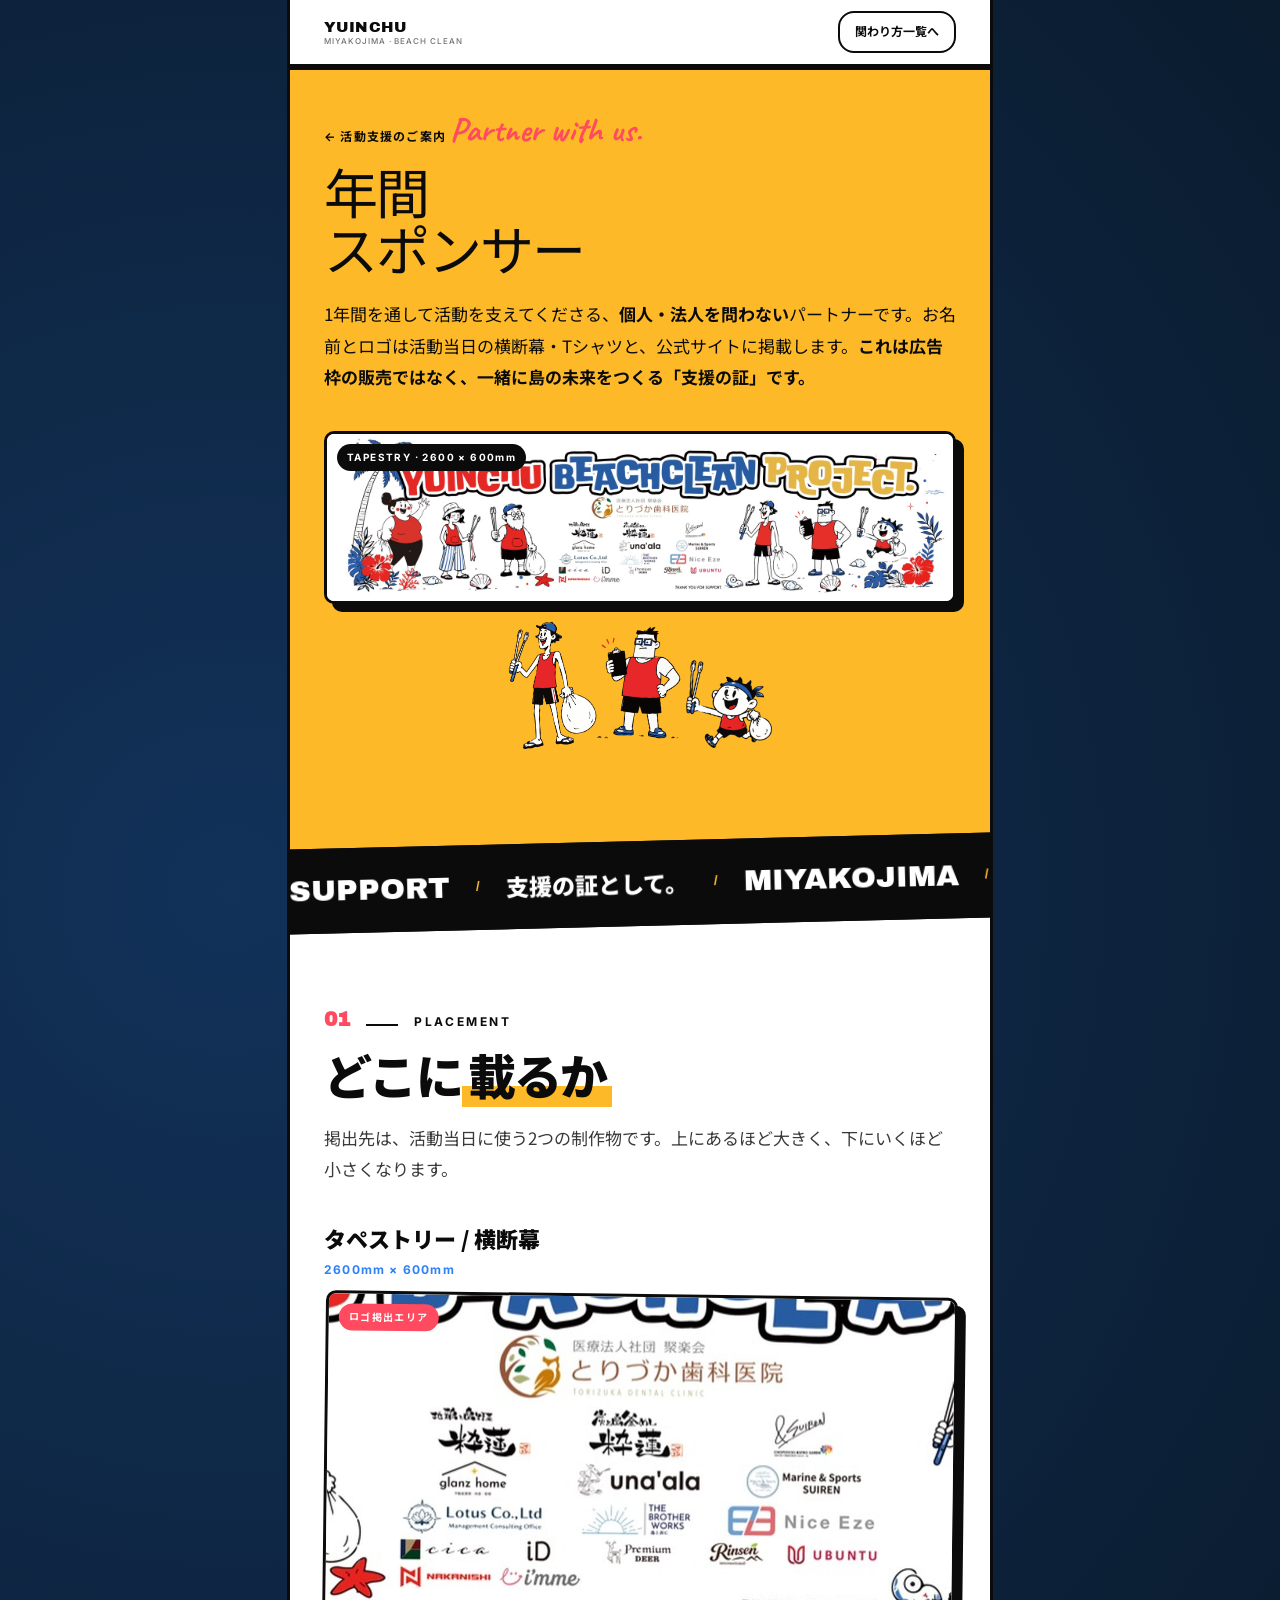
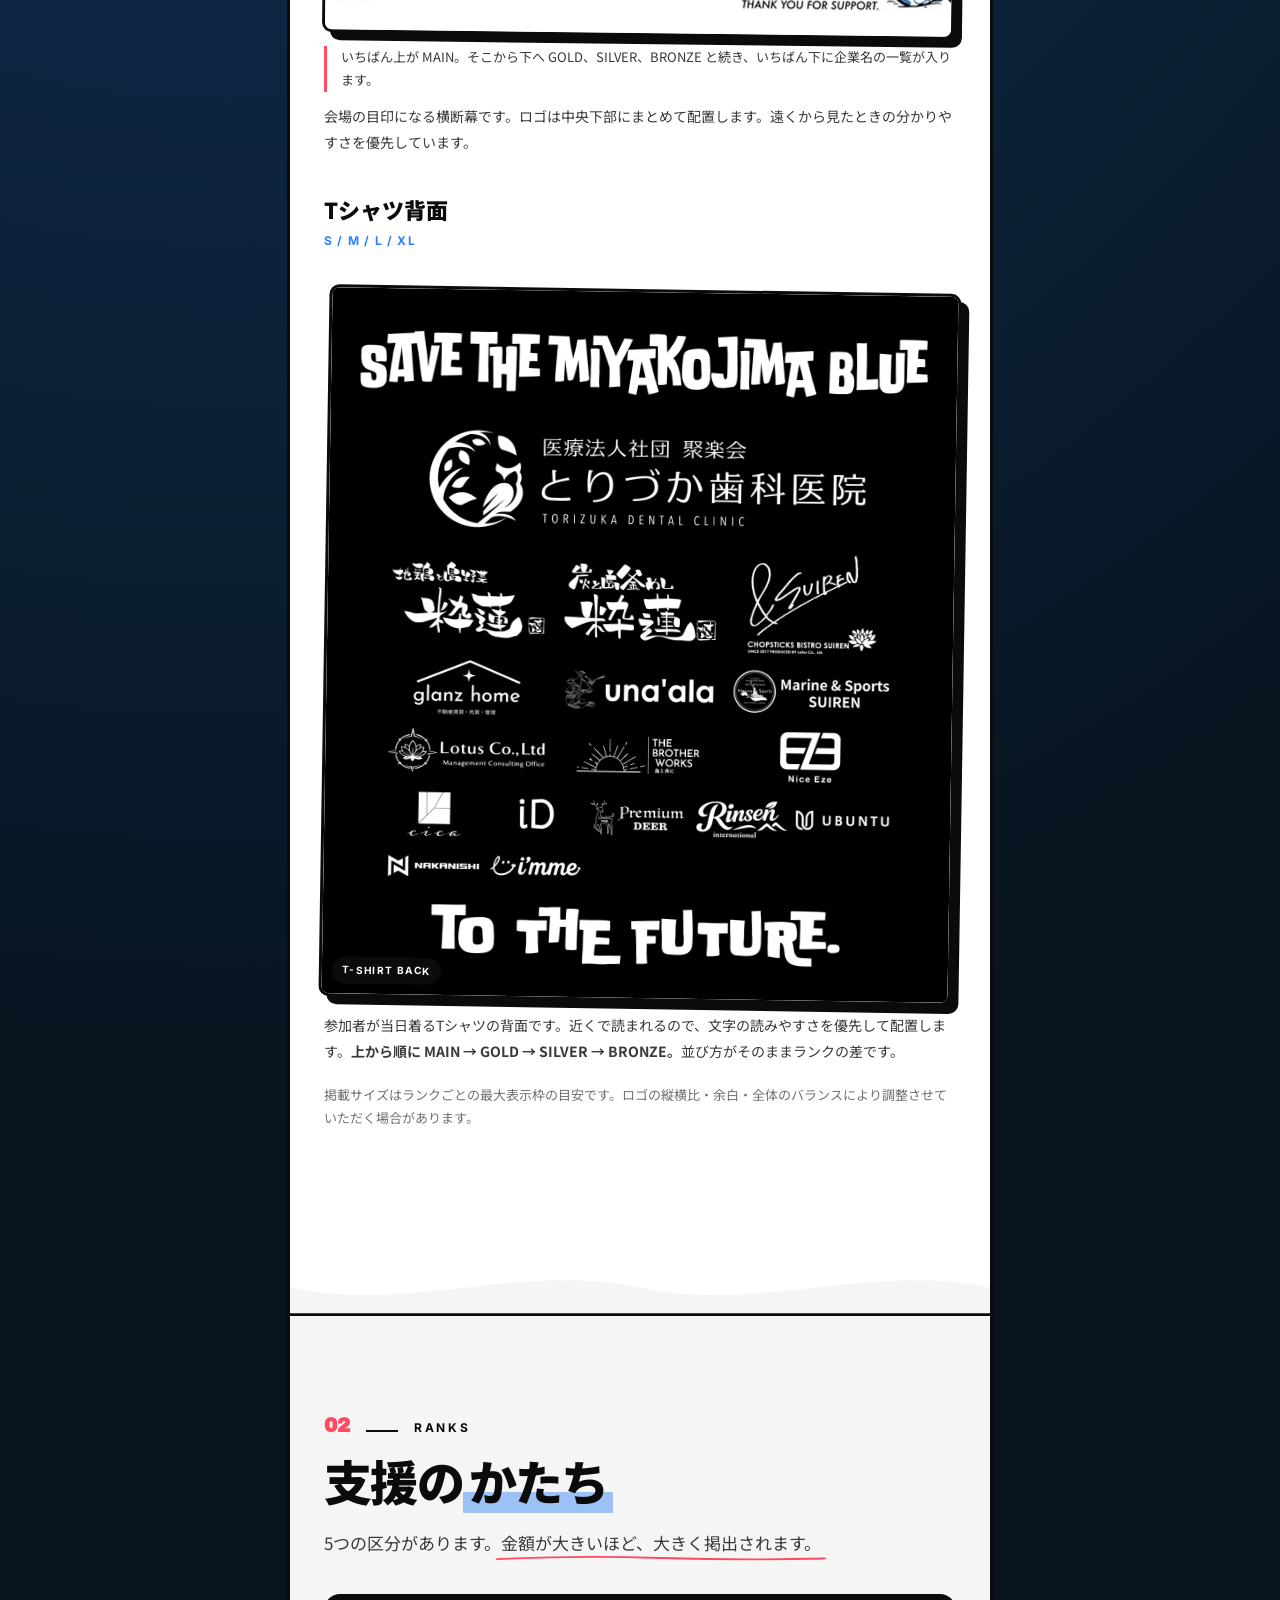
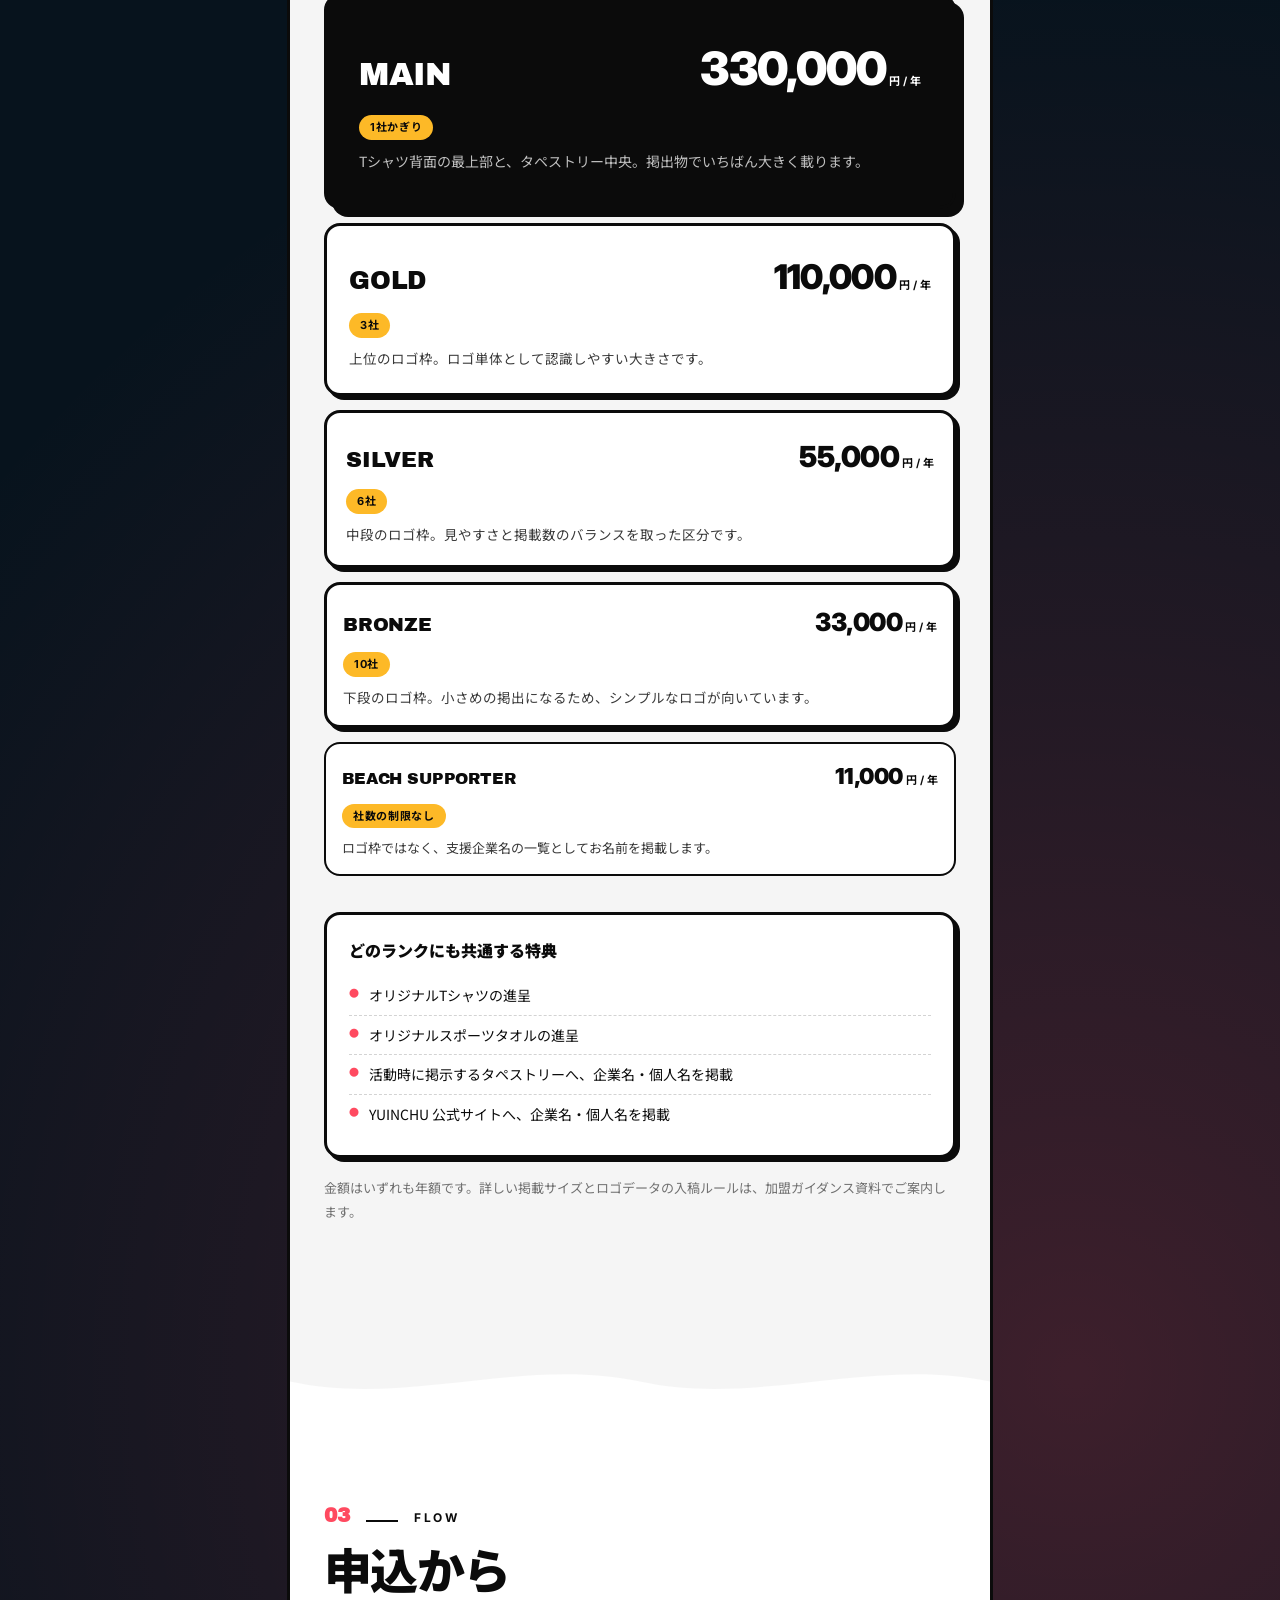
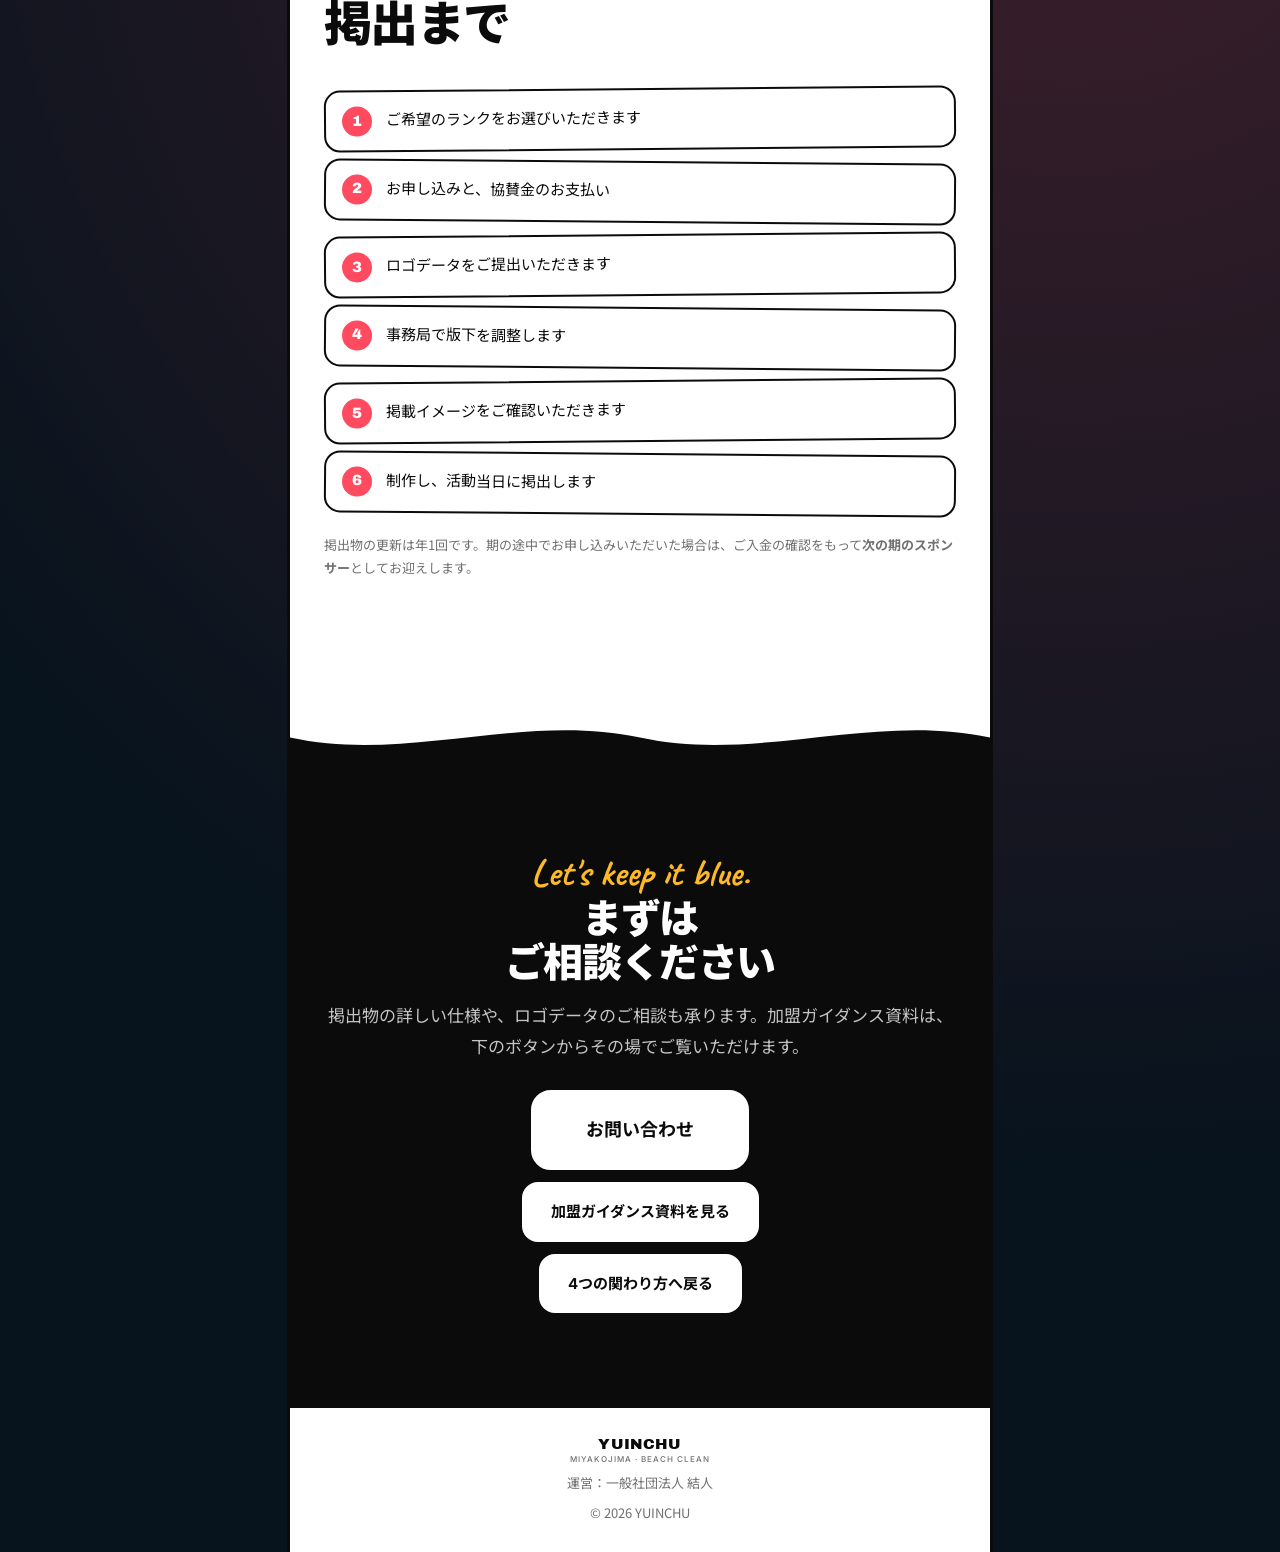
<file: yuinchu_site_260824_v1/sponsor.html>
<!doctype html>
<html lang="ja">
<head>
<meta charset="UTF-8">
<meta name="viewport" content="width=device-width, initial-scale=1">
  <meta name="robots" content="noindex, nofollow">
<title>年間スポンサーのご案内 | YUINCHU Beach Clean Project</title>
<meta name="description" content="YUINCHU Beach Clean Project の年間スポンサー制度。ランクごとの金額と、横断幕・Tシャツ・公式サイトへの掲載についてご案内します。">
<meta property="og:title" content="年間スポンサーのご案内 | YUINCHU Beach Clean Project">
<meta property="og:description" content="1年間を通して活動を支えてくださるパートナーの募集です。">
<meta property="og:type" content="website">
<meta property="og:locale" content="ja_JP">
<meta name="twitter:card" content="summary_large_image">
<link rel="preconnect" href="https://fonts.googleapis.com">
<link rel="preconnect" href="https://fonts.gstatic.com" crossorigin>
<style>
@import url('https://fonts.googleapis.com/css2?family=Archivo+Black&family=Caveat:wght@500;700&family=Inter:wght@400;500;600;700;900&family=Noto+Sans+JP:wght@400;500;700;900&display=swap');

:root {
  --c-bg: #FFFFFF;
  --c-ink: #0B0B0B;
  --c-text: #393939;
  --c-muted: #717171;
  --c-red: #FF4A60;
  --c-blue: #2F81F7;
  --c-yellow: #FDB927;
  --c-border: #0B0B0B;
  --c-soft: #F5F5F5;

  --r-card: 32px;
  --r-md: 16px;
  --b-thick: 3px;
  --b-thin: 2px;
  --shadow-card: 8px 8px 0 0 var(--c-border);
  --shadow-card-sm: 4px 4px 0 0 var(--c-border);

  --phone-w: 700px;
  --gutter: clamp(22px, 6vw, 34px);
  --section-y: clamp(64px, 12vw, 92px);

  --font-display: "Archivo Black", "Noto Sans JP", "Hiragino Kaku Gothic ProN", sans-serif;
  --font-meta: "Inter", "Noto Sans JP", system-ui, sans-serif;
  --font-jp: "Noto Sans JP", "Hiragino Kaku Gothic ProN", "Hiragino Sans", "Meiryo", sans-serif;
  --font-hand: "Caveat", "Noto Sans JP", cursive;
  --ease-out: cubic-bezier(.2, .7, .2, 1);
}

*, *::before, *::after { box-sizing: border-box; }
html { scroll-behavior: smooth; overflow-x: hidden; }
body {
  margin: 0;
  color: var(--c-ink);
  font-family: var(--font-jp);
  font-size: 16px;
  line-height: 1.7;
  -webkit-font-smoothing: antialiased;
  overflow-x: hidden;
  width: 100%;
  background:
    radial-gradient(circle at 18% 14%, rgba(47,129,247,.28), transparent 34%),
    radial-gradient(circle at 84% 72%, rgba(255,74,96,.22), transparent 30%),
    #07131d;
}
img { max-width: 100%; display: block; }
a { color: inherit; text-decoration: none; }
ol, ul { list-style: none; padding: 0; margin: 0; }

.site-header, main, .site-footer {
  width: min(100%, var(--phone-w));
  margin-inline: auto;
  box-shadow: 0 0 0 var(--b-thick) var(--c-border);
  background: var(--c-bg);
  position: relative;
  z-index: 2;
}
main { overflow: hidden; }
.container { width: 100%; margin: 0 auto; padding-inline: var(--gutter); }

/* ── 見出しまわりの語彙（親LPと同じ） ───────────────── */
.hand { font-family: var(--font-hand); font-weight: 700; }
.tilt-l { display: inline-block; transform: rotate(-4deg); }
.tilt-r { display: inline-block; transform: rotate(3deg); }
.uline { position: relative; display: inline-block; white-space: nowrap; }
.uline::after {
  content: "";
  position: absolute; left: -2%; right: -2%; bottom: -.18em; height: .35em;
  background: no-repeat center / 100% 100% url("data:image/svg+xml;utf8,<svg xmlns='http://www.w3.org/2000/svg' viewBox='0 0 200 12' preserveAspectRatio='none'><path d='M2 8 Q 50 1 100 6 T 198 7' fill='none' stroke='%23FF4A60' stroke-width='3.5' stroke-linecap='round'/></svg>");
  pointer-events: none;
}
.title-mark { display: inline-block; background-repeat: no-repeat; background-position: 0 100%; background-size: 100% 38%; padding: 0 .12em; line-height: 1.15; }
.title-mark--yellow { background-image: linear-gradient(var(--c-yellow), var(--c-yellow)); }
.title-mark--blue { background-image: linear-gradient(rgba(47,129,247,.45), rgba(47,129,247,.45)); }

.wave-divider {
  position: absolute; left: 0; right: 0; bottom: -1px;
  width: 100%; height: clamp(32px, 4vw, 56px);
  display: block; pointer-events: none; z-index: 2;
}
.wave-divider--white { fill: var(--c-bg); }
.wave-divider--ink { fill: var(--c-ink); }
.wave-divider--soft { fill: var(--c-soft); }
.has-wave-bottom { padding-bottom: clamp(110px, 14vw, 170px); }

section { padding-block: var(--section-y); position: relative; }
.section-label {
  display: inline-flex; align-items: baseline; gap: 12px;
  font-family: var(--font-meta); font-size: 12px; font-weight: 700;
  letter-spacing: .22em; margin-bottom: 16px;
}
.section-label__num { font-family: var(--font-display); font-size: 20px; letter-spacing: 0; color: var(--c-red); }
.section-label__rule { display: inline-block; width: 32px; height: 2px; background: var(--c-ink); margin: 0 4px; }
h2.section-title {
  font-family: var(--font-display); font-weight: 900;
  font-size: clamp(30px, 9.5vw, 48px); line-height: 1.08;
  letter-spacing: -.035em; margin: 0 0 14px;
}
.section-lead { color: var(--c-text); font-size: clamp(15px, 4vw, 17px); line-height: 1.85; margin: 0; }
.note { margin-top: 18px; font-size: 13px; color: var(--c-muted); line-height: 1.8; }

.btn {
  display: inline-flex; align-items: center; justify-content: center; gap: 8px;
  padding: 14px 26px; border: var(--b-thick) solid var(--c-border); border-radius: var(--r-md);
  font-family: var(--font-meta); font-weight: 700; font-size: 15px; cursor: pointer;
  background: var(--c-bg); color: var(--c-ink);
  transition: transform .15s ease, box-shadow .15s ease;
}
.btn:hover { transform: translate(-2px, -2px); box-shadow: var(--shadow-card-sm); }
.btn--primary { background: var(--c-ink); color: #fff; }
.btn--sm { padding: 9px 15px; font-size: 12px; border-width: var(--b-thin); }
.btn--lg { padding: clamp(16px, 2.2vw, 22px) clamp(30px, 5vw, 52px); font-size: clamp(15px, 1.6vw, 18px); border-radius: 20px; }

/* ── ヘッダー ─────────────────────────────────── */
.site-header { position: sticky; top: 0; z-index: 50; border-bottom: var(--b-thick) solid var(--c-border); }
.site-header__inner { display: flex; align-items: center; justify-content: space-between; gap: 12px; padding-block: 11px; }
.brand { font-family: var(--font-display); font-size: 15px; letter-spacing: .01em; line-height: 1.1; white-space: nowrap; }
.brand small { display: block; font-family: var(--font-meta); font-size: 8px; font-weight: 500; letter-spacing: .12em; color: var(--c-muted); margin-top: 2px; }

/* ── FV：横断幕の現物を主役に ──────────────────── */
.fv { background: var(--c-yellow); padding-top: clamp(30px, 8vw, 46px); padding-bottom: clamp(90px, 12vw, 140px); }
.fv .back {
  display: inline-flex; align-items: center; gap: 6px;
  font-family: var(--font-meta); font-size: 12px; font-weight: 700; letter-spacing: .1em; margin-bottom: 20px;
}
.fv__eyebrow { font-family: var(--font-hand); font-weight: 700; font-size: clamp(24px, 7vw, 34px); color: var(--c-red); line-height: 1; margin: 0 0 4px; }
.fv h1 {
  font-family: var(--font-display); font-weight: 400;
  font-size: clamp(34px, 11vw, 54px); line-height: 1.06; letter-spacing: -.035em; margin: 0 0 16px;
}
.fv__lead { font-size: clamp(15px, 4vw, 17px); line-height: 1.85; margin: 0; }

/* 現物（横断幕）を額装して見せる */
.artifact {
  position: relative;
  margin-top: clamp(26px, 6vw, 38px);
  border: var(--b-thick) solid var(--c-border);
  border-radius: 10px;
  background: var(--c-bg);
  box-shadow: var(--shadow-card);
  overflow: hidden;
}
.fv .artifact { transform: rotate(-1.2deg); }
.artifact__media img { width: 100%; }
.artifact__tag {
  position: absolute; top: 10px; left: 10px; z-index: 3;
  background: var(--c-ink); color: #fff;
  font-family: var(--font-meta); font-size: 10px; font-weight: 700; letter-spacing: .14em;
  padding: 5px 10px; border-radius: 999px;
}
.artifact__cap {
  font-size: 13px; line-height: 1.75; color: var(--c-text);
  margin: 10px 0 0; padding-left: 14px; border-left: var(--b-thick) solid var(--c-red);
}
.artifact--zoom { margin-top: 14px; transform: rotate(.7deg); }
.artifact--zoom .artifact__tag { background: var(--c-red); }
.fv__chars { display: flex; align-items: flex-end; justify-content: center; gap: 4px; margin-top: 18px; }
.fv__chars img { width: clamp(52px, 15vw, 84px); height: auto; }
.fv__chars img:nth-child(odd) { transform: rotate(-4deg); }
.fv__chars img:nth-child(even) { transform: rotate(5deg) translateY(-6px); }

/* ── 流れる帯 ─────────────────────────────────── */
.marquee {
  position: relative; left: 50%; width: 100vw;
  margin: clamp(-46px, -7vw, -30px) 0 0;
  transform: translateX(-50%) rotate(-1.4deg);
  border-block: var(--b-thick) solid var(--c-border);
  background: var(--c-ink); overflow: hidden; padding: 14px 0; z-index: 6;
}
.marquee__track { display: inline-flex; align-items: center; white-space: nowrap; gap: 26px; animation: marquee 46s linear infinite; will-change: transform; }
.marquee__track:hover { animation-play-state: paused; }
.marquee span { font-family: var(--font-display); font-size: clamp(19px, 5.4vw, 30px); color: #fff; }
.marquee .ja { font-family: var(--font-jp); font-weight: 900; font-size: clamp(15px, 4.2vw, 23px); }
.marquee .dot { color: var(--c-yellow); font-size: .8em; line-height: 1; transform: translateY(-.1em); }
@keyframes marquee { from { transform: translateX(0); } to { transform: translateX(-50%); } }

/* ── 掲出物 ───────────────────────────────────── */
.places { background: var(--c-bg); padding-top: clamp(48px, 10vw, 76px); }
.place { margin-top: clamp(26px, 6vw, 36px); }
.place__name { font-size: clamp(18px, 5vw, 22px); font-weight: 900; margin: 0 0 2px; }
.place__size { font-family: var(--font-meta); font-size: 12px; font-weight: 700; letter-spacing: .1em; color: var(--c-blue); margin: 0 0 12px; }
.place__desc { margin: 12px 0 0; font-size: 14px; line-height: 1.85; color: var(--c-text); }
.place--tshirt .artifact { transform: rotate(.9deg); }
.place--tshirt .artifact__tag { top: auto; bottom: 10px; }  /* 背面デザインの文字に重ねない */

/* ── ランク：大きさで差を出す ───────────────────── */
.ranks { background: var(--c-soft); border-top: var(--b-thick) solid var(--c-border); }
.rank-list { display: flex; flex-direction: column; gap: 14px; margin-top: clamp(26px, 6vw, 36px); }
.rank {
  border: var(--b-thick) solid var(--c-border); border-radius: var(--r-md);
  background: var(--c-bg); box-shadow: var(--shadow-card-sm);
}
.rank__head { display: flex; align-items: baseline; justify-content: space-between; gap: 10px; flex-wrap: wrap; }
.rank__name { font-family: var(--font-display); letter-spacing: -.01em; }
.rank__price { font-family: var(--font-meta); font-weight: 900; white-space: nowrap; letter-spacing: -.02em; }
.rank__price span { font-size: 11px; font-weight: 700; margin-left: 3px; letter-spacing: 0; }
.rank__slots {
  display: inline-block; margin-top: 8px; padding: 3px 11px; border-radius: 999px;
  background: var(--c-yellow); color: var(--c-ink);
  font-family: var(--font-meta); font-size: 11px; font-weight: 700; letter-spacing: .06em;
}
.rank__place { margin: 9px 0 0; font-size: 13.5px; line-height: 1.75; color: var(--c-text); }

/* 上位ほど大きく、下位ほど小さく */
.rank--1 { padding: clamp(24px, 6vw, 32px); background: var(--c-ink); color: #fff; transform: rotate(-.8deg); box-shadow: var(--shadow-card); }
.rank--1 .rank__name { font-size: clamp(24px, 7vw, 32px); }
.rank--1 .rank__price { font-size: clamp(32px, 10vw, 46px); }
.rank--1 .rank__place { color: rgba(255,255,255,.74); font-size: 14px; }
.rank--2 { padding: 22px; }
.rank--2 .rank__name { font-size: clamp(20px, 5.6vw, 25px); }
.rank--2 .rank__price { font-size: clamp(26px, 7.6vw, 34px); }
.rank--3 { padding: 19px; }
.rank--3 .rank__name { font-size: clamp(18px, 5vw, 22px); }
.rank--3 .rank__price { font-size: clamp(23px, 6.6vw, 29px); }
.rank--4 { padding: 16px; }
.rank--4 .rank__name { font-size: clamp(16px, 4.4vw, 19px); }
.rank--4 .rank__price { font-size: clamp(20px, 5.6vw, 25px); }
.rank--5 { padding: 14px 16px; border-width: var(--b-thin); box-shadow: none; }
.rank--5 .rank__name { font-size: clamp(14px, 3.9vw, 16px); }
.rank--5 .rank__price { font-size: clamp(18px, 5vw, 22px); }
.rank--5 .rank__place { font-size: 13px; }

/* ── 基本特典 ─────────────────────────────────── */
.perks { margin-top: clamp(26px, 6vw, 36px); border: var(--b-thick) solid var(--c-border); border-radius: var(--r-md); background: var(--c-bg); padding: 22px; box-shadow: var(--shadow-card-sm); }
.perks h3 { margin: 0 0 12px; font-size: 16px; font-weight: 900; }
.perks li { display: flex; gap: 10px; align-items: flex-start; font-size: 14px; line-height: 1.75; padding: 7px 0; border-bottom: 1px dashed rgba(11,11,11,.18); }
.perks li:last-child { border-bottom: 0; }
.perks li::before { content: "●"; color: var(--c-red); font-size: 10px; line-height: 1.9; flex: 0 0 auto; }

/* ── 流れ ─────────────────────────────────────── */
.flow { background: var(--c-bg); }
.flow-list { counter-reset: step; display: flex; flex-direction: column; gap: 11px; margin-top: clamp(26px, 6vw, 36px); }
.flow-list li {
  counter-increment: step; display: flex; align-items: flex-start; gap: 14px;
  border: var(--b-thin) solid var(--c-border); border-radius: var(--r-md);
  padding: 14px 16px; font-size: 15px; line-height: 1.7; background: var(--c-bg);
}
.flow-list li:nth-child(odd) { transform: rotate(-.5deg); }
.flow-list li:nth-child(even) { transform: rotate(.5deg); }
.flow-list li::before {
  content: counter(step); flex: 0 0 auto;
  width: 30px; height: 30px; display: grid; place-items: center; border-radius: 50%;
  background: var(--c-red); color: #fff; font-family: var(--font-display); font-size: 15px;
}

/* ── 締め ─────────────────────────────────────── */
.cta { background: var(--c-ink); color: #fff; text-align: center; }
.cta h2.section-title { color: #fff; font-size: clamp(26px, 8vw, 40px); }
.cta .section-lead { color: rgba(255,255,255,.76); }
.cta__hand { font-family: var(--font-hand); font-weight: 700; font-size: clamp(26px, 8vw, 38px); color: var(--c-yellow); line-height: 1; margin: 0 0 6px; }
.cta__actions { display: flex; flex-direction: column; gap: 12px; margin-top: 28px; align-items: center; }
.cta .btn { border-color: #fff; }
.cta .btn--primary { background: #fff; color: var(--c-ink); }

.site-footer { border-top: var(--b-thick) solid var(--c-border); padding-block: 28px; text-align: center; }
.site-footer p { margin: 8px 0 0; font-size: 13px; color: var(--c-muted); }

.reveal { opacity: 0; transform: translateY(24px); transition: opacity .7s var(--ease-out), transform .7s var(--ease-out); }
.reveal.is-visible { opacity: 1; transform: none; }
.reveal[data-stagger="1"] { transition-delay: .08s; }
.reveal[data-stagger="2"] { transition-delay: .16s; }
.reveal[data-stagger="3"] { transition-delay: .24s; }

@media (prefers-reduced-motion: reduce) {
  .reveal { opacity: 1 !important; transform: none !important; transition: none !important; }
  .marquee__track { animation: none !important; }
  html { scroll-behavior: auto; }
}
</style>
</head>
<body>

<header class="site-header">
  <div class="container site-header__inner">
    <div class="brand">YUINCHU<small>MIYAKOJIMA · BEACH CLEAN</small></div>
    <a href="support.html" class="btn btn--sm">関わり方一覧へ</a>
  </div>
</header>

<main id="main">

  <!-- FV -->
  <section class="fv">
    <div class="container">
      <a class="back reveal" href="support.html">← 活動支援のご案内</a>
      <p class="fv__eyebrow reveal tilt-l">Partner with us.</p>
      <h1 class="reveal" data-stagger="1">年間<br>スポンサー</h1>
      <p class="fv__lead reveal" data-stagger="2">1年間を通して活動を支えてくださる、<strong>個人・法人を問わない</strong>パートナーです。お名前とロゴは活動当日の横断幕・Tシャツと、公式サイトに掲載します。<strong>これは広告枠の販売ではなく、一緒に島の未来をつくる「支援の証」です。</strong></p>

      <div class="artifact reveal" data-stagger="3">
        <span class="artifact__tag">TAPESTRY · 2600 × 600mm</span>
        <div class="artifact__media">
          <img src="assets/beach-clean-lp/support/banner.jpg" alt="ビーチクリーン当日に掲出する横断幕。中央下部に協賛企業のロゴが並んでいる">
        </div>
      </div>

      <div class="fv__chars reveal">
        <img src="assets/beach-clean-lp/hero-parts/character-01.png" alt="" loading="lazy">
        <img src="assets/beach-clean-lp/hero-parts/character-03.png" alt="" loading="lazy">
        <img src="assets/beach-clean-lp/hero-parts/character-05.png" alt="" loading="lazy">
      </div>
    </div>
  </section>

  <div class="marquee" aria-hidden="true">
    <div class="marquee__track">
      <span>THANK YOU FOR SUPPORT</span><span class="dot">/</span>
      <span class="ja">支援の証として。</span><span class="dot">/</span>
      <span>MIYAKOJIMA</span><span class="dot">/</span>
      <span>BEACH CLEAN</span><span class="dot">/</span>
      <span>THANK YOU FOR SUPPORT</span><span class="dot">/</span>
      <span class="ja">支援の証として。</span><span class="dot">/</span>
      <span>MIYAKOJIMA</span><span class="dot">/</span>
      <span>BEACH CLEAN</span><span class="dot">/</span>
    </div>
  </div>

  <!-- 01 掲出物 -->
  <section class="places has-wave-bottom">
    <div class="container">
      <span class="section-label reveal"><span class="section-label__num">01</span><span class="section-label__rule"></span>PLACEMENT</span>
      <h2 class="section-title reveal" data-stagger="1">どこに<span class="title-mark title-mark--yellow">載るか</span></h2>
      <p class="section-lead reveal" data-stagger="2">掲出先は、活動当日に使う2つの制作物です。上にあるほど大きく、下にいくほど小さくなります。</p>

      <div class="place reveal">
        <p class="place__name">タペストリー / 横断幕</p>
        <p class="place__size">2600mm × 600mm</p>
        <div class="artifact artifact--zoom">
          <span class="artifact__tag">ロゴ掲出エリア</span>
          <div class="artifact__media">
            <img src="assets/beach-clean-lp/support/banner-logos.jpg" alt="横断幕中央のロゴ掲出エリアの拡大。最上部に主協賛、その下にランク順で協賛企業のロゴが並んでいる" loading="lazy">
          </div>
        </div>
        <p class="artifact__cap">いちばん上が MAIN。そこから下へ GOLD、SILVER、BRONZE と続き、いちばん下に企業名の一覧が入ります。</p>
        <p class="place__desc">会場の目印になる横断幕です。ロゴは中央下部にまとめて配置します。遠くから見たときの分かりやすさを優先しています。</p>
      </div>

      <div class="place place--tshirt reveal">
        <p class="place__name">Tシャツ背面</p>
        <p class="place__size">S / M / L / XL</p>
        <div class="artifact">
          <span class="artifact__tag">T-SHIRT BACK</span>
          <div class="artifact__media">
            <img src="assets/beach-clean-lp/support/tshirt-back.jpg" alt="Tシャツ背面のデザイン。最上部に主協賛、その下に協賛企業のロゴが大きさ順に並んでいる" loading="lazy">
          </div>
        </div>
        <p class="place__desc">参加者が当日着るTシャツの背面です。近くで読まれるので、文字の読みやすさを優先して配置します。<strong>上から順に MAIN → GOLD → SILVER → BRONZE。</strong>並び方がそのままランクの差です。</p>
      </div>

      <p class="note">掲載サイズはランクごとの最大表示枠の目安です。ロゴの縦横比・余白・全体のバランスにより調整させていただく場合があります。</p>
    </div>
    <svg class="wave-divider wave-divider--soft" viewBox="0 0 1440 80" preserveAspectRatio="none" aria-hidden="true">
      <path d="M0,40 C240,80 480,0 720,40 C960,80 1200,0 1440,40 L1440,80 L0,80 Z"/>
    </svg>
  </section>

  <!-- 02 ランク -->
  <section class="ranks has-wave-bottom">
    <div class="container">
      <span class="section-label reveal"><span class="section-label__num">02</span><span class="section-label__rule"></span>RANKS</span>
      <h2 class="section-title reveal" data-stagger="1">支援の<span class="title-mark title-mark--blue">かたち</span></h2>
      <p class="section-lead reveal" data-stagger="2">5つの区分があります。<span class="uline">金額が大きいほど、大きく掲出されます。</span></p>

      <div class="rank-list">
        <div class="rank rank--1 reveal">
          <div class="rank__head">
            <span class="rank__name">MAIN</span>
            <span class="rank__price">330,000<span>円 / 年</span></span>
          </div>
          <span class="rank__slots">1社かぎり</span>
          <p class="rank__place">Tシャツ背面の最上部と、タペストリー中央。掲出物でいちばん大きく載ります。</p>
        </div>

        <div class="rank rank--2 reveal">
          <div class="rank__head">
            <span class="rank__name">GOLD</span>
            <span class="rank__price">110,000<span>円 / 年</span></span>
          </div>
          <span class="rank__slots">3社</span>
          <p class="rank__place">上位のロゴ枠。ロゴ単体として認識しやすい大きさです。</p>
        </div>

        <div class="rank rank--3 reveal">
          <div class="rank__head">
            <span class="rank__name">SILVER</span>
            <span class="rank__price">55,000<span>円 / 年</span></span>
          </div>
          <span class="rank__slots">6社</span>
          <p class="rank__place">中段のロゴ枠。見やすさと掲載数のバランスを取った区分です。</p>
        </div>

        <div class="rank rank--4 reveal">
          <div class="rank__head">
            <span class="rank__name">BRONZE</span>
            <span class="rank__price">33,000<span>円 / 年</span></span>
          </div>
          <span class="rank__slots">10社</span>
          <p class="rank__place">下段のロゴ枠。小さめの掲出になるため、シンプルなロゴが向いています。</p>
        </div>

        <div class="rank rank--5 reveal">
          <div class="rank__head">
            <span class="rank__name">BEACH SUPPORTER</span>
            <span class="rank__price">11,000<span>円 / 年</span></span>
          </div>
          <span class="rank__slots">社数の制限なし</span>
          <p class="rank__place">ロゴ枠ではなく、支援企業名の一覧としてお名前を掲載します。</p>
        </div>
      </div>

      <div class="perks reveal">
        <h3>どのランクにも共通する特典</h3>
        <ul>
          <li>オリジナルTシャツの進呈</li>
          <li>オリジナルスポーツタオルの進呈</li>
          <li>活動時に掲示するタペストリーへ、企業名・個人名を掲載</li>
          <li>YUINCHU 公式サイトへ、企業名・個人名を掲載</li>
        </ul>
      </div>

      <p class="note">金額はいずれも年額です。詳しい掲載サイズとロゴデータの入稿ルールは、加盟ガイダンス資料でご案内します。</p>
    </div>
    <svg class="wave-divider wave-divider--white" viewBox="0 0 1440 80" preserveAspectRatio="none" aria-hidden="true">
      <path d="M0,40 C240,80 480,0 720,40 C960,80 1200,0 1440,40 L1440,80 L0,80 Z"/>
    </svg>
  </section>

  <!-- 03 流れ -->
  <section class="flow has-wave-bottom">
    <div class="container">
      <span class="section-label reveal"><span class="section-label__num">03</span><span class="section-label__rule"></span>FLOW</span>
      <h2 class="section-title reveal" data-stagger="1">申込から<br>掲出まで</h2>

      <ol class="flow-list">
        <li class="reveal">ご希望のランクをお選びいただきます</li>
        <li class="reveal">お申し込みと、協賛金のお支払い</li>
        <li class="reveal">ロゴデータをご提出いただきます</li>
        <li class="reveal">事務局で版下を調整します</li>
        <li class="reveal">掲載イメージをご確認いただきます</li>
        <li class="reveal">制作し、活動当日に掲出します</li>
      </ol>
      <p class="note">掲出物の更新は年1回です。期の途中でお申し込みいただいた場合は、ご入金の確認をもって<strong>次の期のスポンサー</strong>としてお迎えします。</p>
    </div>
    <svg class="wave-divider wave-divider--ink" viewBox="0 0 1440 80" preserveAspectRatio="none" aria-hidden="true">
      <path d="M0,40 C240,80 480,0 720,40 C960,80 1200,0 1440,40 L1440,80 L0,80 Z"/>
    </svg>
  </section>

  <!-- 締め -->
  <section class="cta">
    <div class="container">
      <p class="cta__hand reveal tilt-r">Let's keep it blue.</p>
      <h2 class="section-title reveal" data-stagger="1">まずは<br>ご相談ください</h2>
      <p class="section-lead reveal" data-stagger="2">掲出物の詳しい仕様や、ロゴデータのご相談も承ります。加盟ガイダンス資料は、下のボタンからその場でご覧いただけます。</p>
      <div class="cta__actions">
        <a href="beach-clean.html#form" class="btn btn--primary btn--lg reveal" data-stagger="2">お問い合わせ</a>
        <a href="sponsor-deck.html" class="btn reveal" data-stagger="3">加盟ガイダンス資料を見る</a>
        <a href="support.html" class="btn reveal" data-stagger="4">4つの関わり方へ戻る</a>
      </div>
    </div>
  </section>

</main>

<footer class="site-footer">
  <div class="container">
    <div class="brand">YUINCHU<small>MIYAKOJIMA · BEACH CLEAN</small></div>
    <p>運営：一般社団法人 結人</p>
    <p>© 2026 YUINCHU</p>
  </div>
</footer>

<script>
(function () {
  var prefersReduce = window.matchMedia && window.matchMedia('(prefers-reduced-motion: reduce)').matches;
  var els = document.querySelectorAll('.reveal');
  if (!prefersReduce && 'IntersectionObserver' in window) {
    var io = new IntersectionObserver(function (entries) {
      entries.forEach(function (entry) {
        if (entry.isIntersecting) { entry.target.classList.add('is-visible'); io.unobserve(entry.target); }
      });
    }, { threshold: 0.12, rootMargin: '0px 0px -40px 0px' });
    els.forEach(function (el) { io.observe(el); });
  } else {
    els.forEach(function (el) { el.classList.add('is-visible'); });
  }
})();
</script>
</body>
</html>
</file>
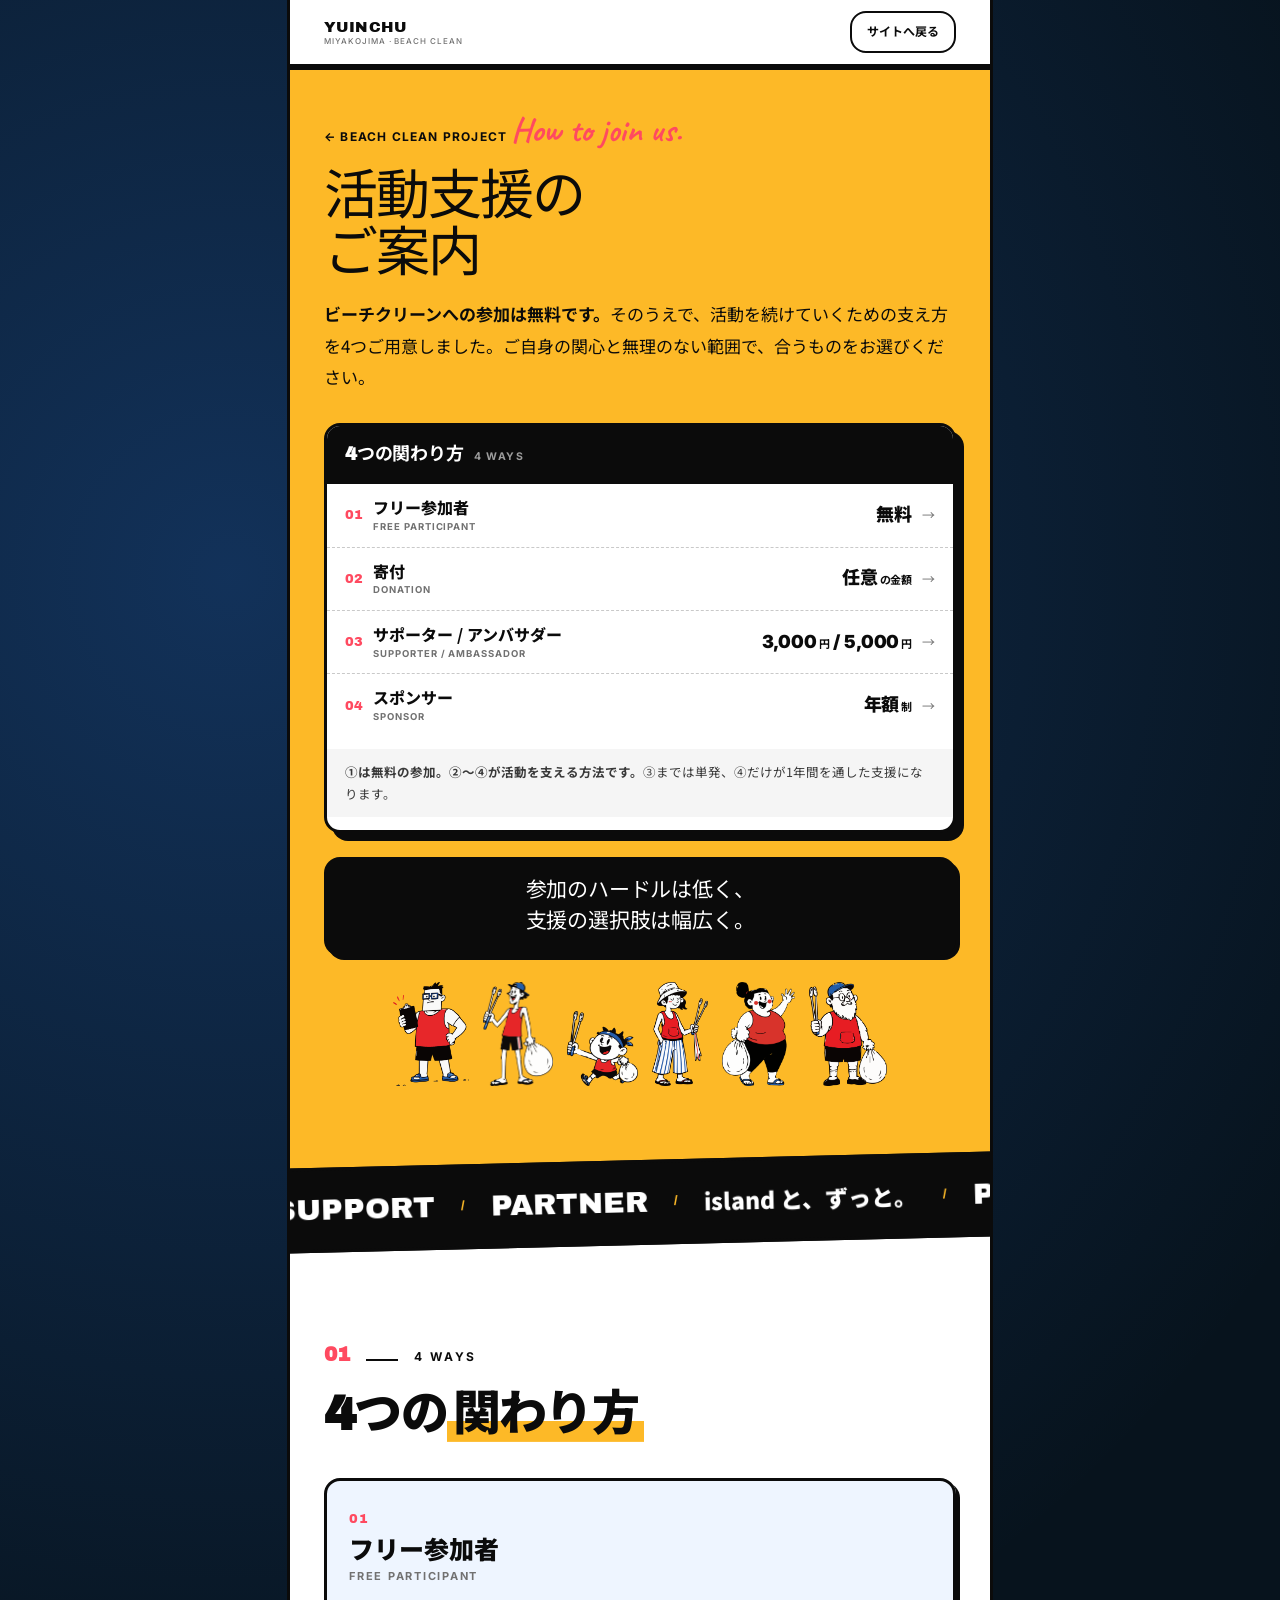
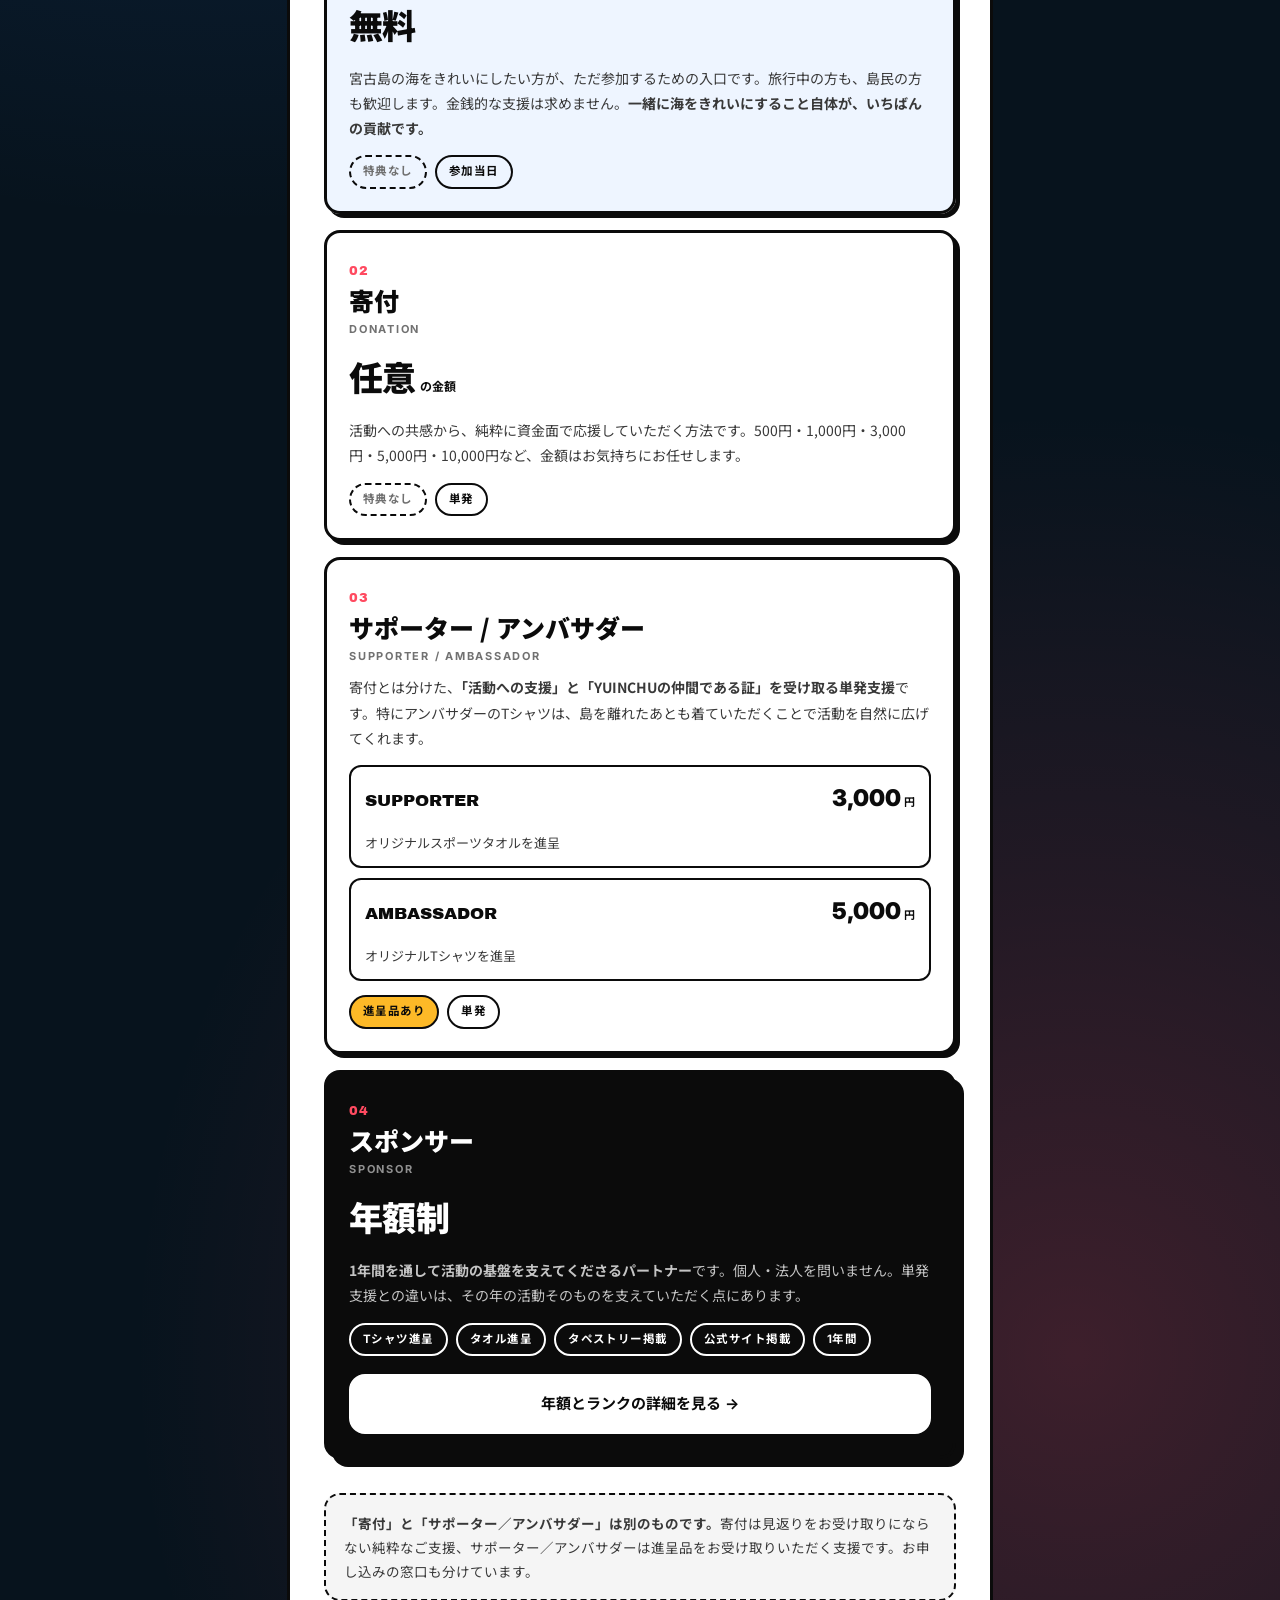
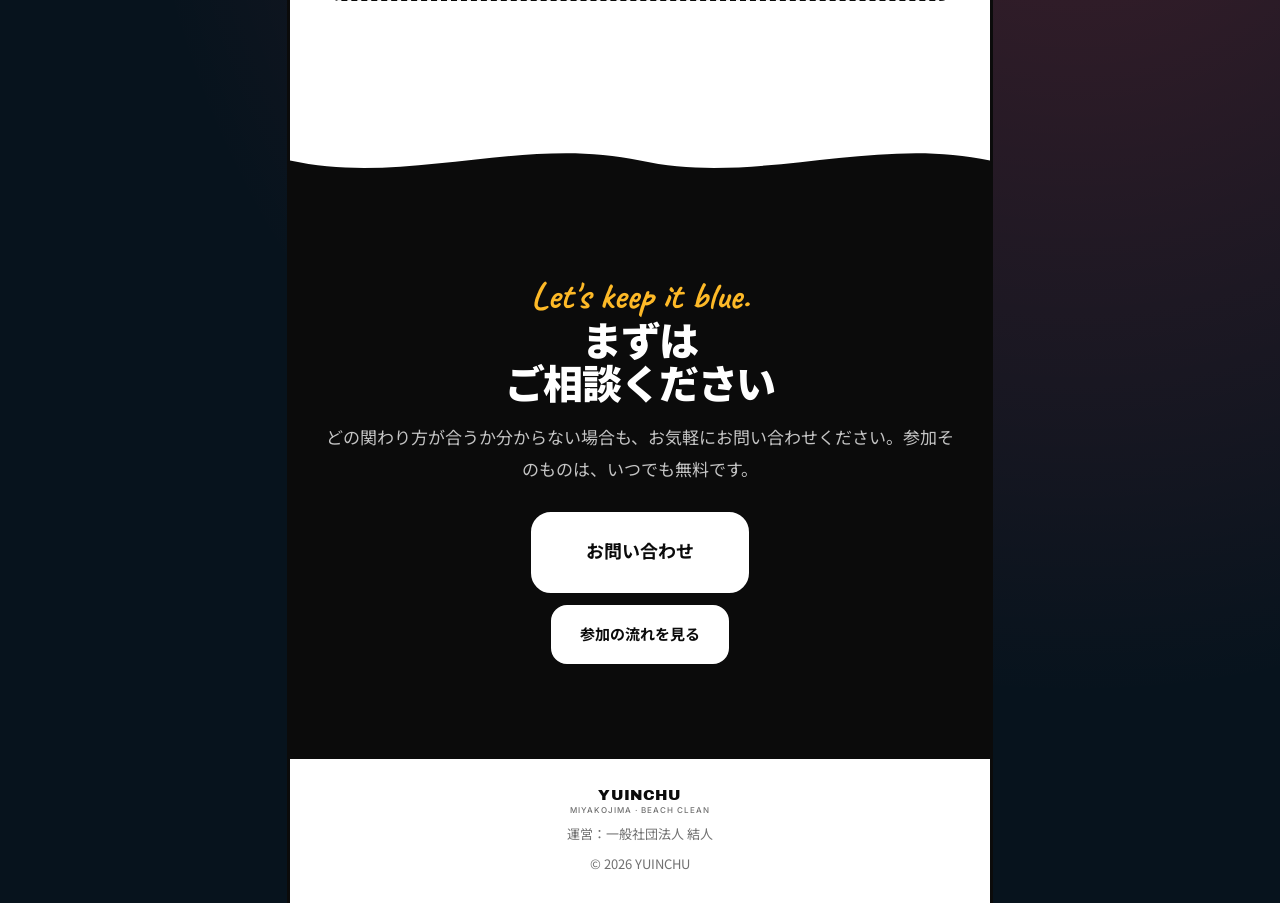
<file: yuinchu_site_260824_v1/support.html>
<!doctype html>
<html lang="ja">
<head>
<meta charset="UTF-8">
<meta name="viewport" content="width=device-width, initial-scale=1">
  <meta name="robots" content="noindex, nofollow">
<title>活動支援のご案内 | YUINCHU Beach Clean Project</title>
<meta name="description" content="ビーチクリーンへの参加は無料です。そのうえで、寄付・特典付きの単発支援・年間スポンサーという4つの関わり方をご用意しています。">
<meta property="og:title" content="活動支援のご案内 | YUINCHU Beach Clean Project">
<meta property="og:description" content="参加のハードルは低く、支援の選択肢は幅広く。4つの関わり方をご案内します。">
<meta property="og:type" content="website">
<meta property="og:locale" content="ja_JP">
<meta name="twitter:card" content="summary_large_image">
<link rel="preconnect" href="https://fonts.googleapis.com">
<link rel="preconnect" href="https://fonts.gstatic.com" crossorigin>
<style>
@import url('https://fonts.googleapis.com/css2?family=Archivo+Black&family=Caveat:wght@500;700&family=Inter:wght@400;500;600;700;900&family=Noto+Sans+JP:wght@400;500;700;900&display=swap');

:root {
  --c-bg: #FFFFFF; --c-ink: #0B0B0B; --c-text: #393939; --c-muted: #717171;
  --c-red: #FF4A60; --c-blue: #2F81F7; --c-yellow: #FDB927;
  --c-border: #0B0B0B; --c-soft: #F5F5F5;
  --r-card: 32px; --r-md: 16px; --b-thick: 3px; --b-thin: 2px;
  --shadow-card: 8px 8px 0 0 var(--c-border);
  --shadow-card-sm: 4px 4px 0 0 var(--c-border);
  --phone-w: 700px; --gutter: clamp(22px, 6vw, 34px); --section-y: clamp(64px, 12vw, 92px);
  --font-display: "Archivo Black", "Noto Sans JP", "Hiragino Kaku Gothic ProN", sans-serif;
  --font-meta: "Inter", "Noto Sans JP", system-ui, sans-serif;
  --font-jp: "Noto Sans JP", "Hiragino Kaku Gothic ProN", "Hiragino Sans", "Meiryo", sans-serif;
  --font-hand: "Caveat", "Noto Sans JP", cursive;
  --ease-out: cubic-bezier(.2, .7, .2, 1);
}

*, *::before, *::after { box-sizing: border-box; }
html { scroll-behavior: smooth; overflow-x: hidden; }
body {
  margin: 0; color: var(--c-ink); font-family: var(--font-jp);
  font-size: 16px; line-height: 1.7; -webkit-font-smoothing: antialiased;
  overflow-x: hidden; width: 100%;
  background:
    radial-gradient(circle at 18% 14%, rgba(47,129,247,.28), transparent 34%),
    radial-gradient(circle at 84% 72%, rgba(255,74,96,.22), transparent 30%),
    #07131d;
}
img { max-width: 100%; display: block; }
a { color: inherit; text-decoration: none; }
ol, ul { list-style: none; padding: 0; margin: 0; }

.site-header, main, .site-footer {
  width: min(100%, var(--phone-w)); margin-inline: auto;
  box-shadow: 0 0 0 var(--b-thick) var(--c-border);
  background: var(--c-bg); position: relative; z-index: 2;
}
main { overflow: hidden; }
.container { width: 100%; margin: 0 auto; padding-inline: var(--gutter); }

.hand { font-family: var(--font-hand); font-weight: 700; }
.tilt-l { display: inline-block; transform: rotate(-4deg); }
.tilt-r { display: inline-block; transform: rotate(3deg); }
.uline { position: relative; display: inline-block; white-space: nowrap; }
.uline::after {
  content: ""; position: absolute; left: -2%; right: -2%; bottom: -.18em; height: .35em;
  background: no-repeat center / 100% 100% url("data:image/svg+xml;utf8,<svg xmlns='http://www.w3.org/2000/svg' viewBox='0 0 200 12' preserveAspectRatio='none'><path d='M2 8 Q 50 1 100 6 T 198 7' fill='none' stroke='%23FF4A60' stroke-width='3.5' stroke-linecap='round'/></svg>");
  pointer-events: none;
}
.title-mark { display: inline-block; background-repeat: no-repeat; background-position: 0 100%; background-size: 100% 38%; padding: 0 .12em; line-height: 1.15; }
.title-mark--yellow { background-image: linear-gradient(var(--c-yellow), var(--c-yellow)); }

.wave-divider { position: absolute; left: 0; right: 0; bottom: -1px; width: 100%; height: clamp(32px, 4vw, 56px); display: block; pointer-events: none; z-index: 2; }
.wave-divider--white { fill: var(--c-bg); }
.wave-divider--ink { fill: var(--c-ink); }
.has-wave-bottom { padding-bottom: clamp(110px, 14vw, 170px); }

section { padding-block: var(--section-y); position: relative; }
.section-label { display: inline-flex; align-items: baseline; gap: 12px; font-family: var(--font-meta); font-size: 12px; font-weight: 700; letter-spacing: .22em; margin-bottom: 16px; }
.section-label__num { font-family: var(--font-display); font-size: 20px; letter-spacing: 0; color: var(--c-red); }
.section-label__rule { display: inline-block; width: 32px; height: 2px; background: var(--c-ink); margin: 0 4px; }
h2.section-title { font-family: var(--font-display); font-weight: 900; font-size: clamp(30px, 9.5vw, 48px); line-height: 1.08; letter-spacing: -.035em; margin: 0 0 14px; }
.section-lead { color: var(--c-text); font-size: clamp(15px, 4vw, 17px); line-height: 1.85; margin: 0; }
.note { margin-top: 18px; font-size: 13px; color: var(--c-muted); line-height: 1.8; }

.btn {
  display: inline-flex; align-items: center; justify-content: center; gap: 8px;
  padding: 14px 26px; border: var(--b-thick) solid var(--c-border); border-radius: var(--r-md);
  font-family: var(--font-meta); font-weight: 700; font-size: 15px; cursor: pointer;
  background: var(--c-bg); color: var(--c-ink);
  transition: transform .15s ease, box-shadow .15s ease;
}
.btn:hover { transform: translate(-2px, -2px); box-shadow: var(--shadow-card-sm); }
.btn--primary { background: var(--c-ink); color: #fff; }
.btn--sm { padding: 9px 15px; font-size: 12px; border-width: var(--b-thin); }
.btn--lg { padding: clamp(16px, 2.2vw, 22px) clamp(30px, 5vw, 52px); font-size: clamp(15px, 1.6vw, 18px); border-radius: 20px; }

.site-header { position: sticky; top: 0; z-index: 50; border-bottom: var(--b-thick) solid var(--c-border); }
.site-header__inner { display: flex; align-items: center; justify-content: space-between; gap: 12px; padding-block: 11px; }
.brand { font-family: var(--font-display); font-size: 15px; letter-spacing: .01em; line-height: 1.1; white-space: nowrap; }
.brand small { display: block; font-family: var(--font-meta); font-size: 8px; font-weight: 500; letter-spacing: .12em; color: var(--c-muted); margin-top: 2px; }

/* ── FV ───────────────────────────────────────── */
.fv { background: var(--c-yellow); padding-top: clamp(30px, 8vw, 46px); padding-bottom: clamp(80px, 11vw, 120px); }
.fv .back { display: inline-flex; align-items: center; gap: 6px; font-family: var(--font-meta); font-size: 12px; font-weight: 700; letter-spacing: .1em; margin-bottom: 20px; }
.fv__eyebrow { font-family: var(--font-hand); font-weight: 700; font-size: clamp(24px, 7vw, 34px); color: var(--c-red); line-height: 1; margin: 0 0 4px; }
.fv h1 { font-family: var(--font-display); font-weight: 400; font-size: clamp(34px, 11vw, 54px); line-height: 1.06; letter-spacing: -.035em; margin: 0 0 16px; }
.fv__lead { font-size: clamp(15px, 4vw, 17px); line-height: 1.85; margin: 0; }
.credo {
  margin-top: 24px; padding: 18px 20px; background: var(--c-ink); color: #fff;
  border-radius: var(--r-md); box-shadow: var(--shadow-card-sm);
  transform: rotate(-1deg); text-align: center;
}
.credo p { margin: 0; font-family: var(--font-display); font-size: clamp(16px, 4.6vw, 21px); line-height: 1.5; letter-spacing: -.01em; }
/* 6人全員を並べる。「誰でも／どの形でも」を絵で言う。
   幅ではなく背の高さで揃える（幅で揃えると縦長のキャラだけ背が高くなる）。子どもだけ低い。
   傾きも上下のずれも付けない ── 6人が同じ地面に立って一列に並んで見えることを優先する。 */
.fv__chars {
  --ch: clamp(62px, 17.5vw, 104px);
  display: flex; align-items: flex-end; justify-content: center;
  gap: clamp(6px, 2vw, 14px); margin-top: 26px;
}
.fv__chars img { height: var(--ch); width: auto; flex: 0 0 auto; }
.fv__chars img.is-kid { height: calc(var(--ch) * .72); }

/* ── FV：4区分の一覧（最初に全体像を見せる） ───── */
.glance {
  margin-top: clamp(22px, 5vw, 30px);
  background: var(--c-bg);
  border: var(--b-thick) solid var(--c-border);
  border-radius: var(--r-md);
  box-shadow: var(--shadow-card);
  overflow: hidden;
}
.glance__head {
  display: flex; align-items: baseline; gap: 10px;
  padding: 13px 18px; border-bottom: var(--b-thin) solid var(--c-border);
  background: var(--c-ink); color: #fff;
}
.glance__head strong { font-family: var(--font-display); font-size: clamp(15px, 4.2vw, 18px); letter-spacing: -.01em; }
.glance__head span { font-family: var(--font-meta); font-size: 10.5px; font-weight: 700; letter-spacing: .16em; color: rgba(255,255,255,.6); }
.glance a {
  display: grid;
  grid-template-columns: auto 1fr auto auto;
  align-items: center;
  column-gap: 10px;
  padding: 13px 18px;
  border-bottom: 1px dashed rgba(11,11,11,.22);
  transition: background .15s ease;
}
.glance a:last-of-type { border-bottom: 0; }
.glance a:hover { background: rgba(253,185,39,.18); }
/* 語の途中で折らない（「アンバサダ／ー」を防ぐ） */
.glance .nb { white-space: nowrap; }
.glance__no { font-family: var(--font-display); font-size: 13px; color: var(--c-red); }
.glance__name { font-weight: 800; font-size: clamp(13.5px, 3.9vw, 16px); line-height: 1.35; min-width: 0; }
.glance__name small { display: block; font-family: var(--font-meta); font-size: 9.5px; font-weight: 700; letter-spacing: .1em; color: var(--c-muted); margin-top: 2px; }
.glance__price { font-family: var(--font-meta); font-weight: 900; font-size: clamp(14.5px, 4.2vw, 18px); white-space: nowrap; letter-spacing: -.01em; }
.glance__price em { font-style: normal; font-size: 11px; font-weight: 700; margin-left: 2px; }
.glance__arrow { color: var(--c-muted); font-size: 13px; }

/* 狭いときは金額を名前の下へ落とし、矢印は出さない（行が3段になるのを防ぐ） */
@media (max-width: 430px) {
  .glance a { grid-template-columns: auto 1fr; row-gap: 4px; }
  .glance__price { grid-column: 2; text-align: right; }
  .glance__arrow { display: none; }
  /* 英字の副題は狭い幅では省く（1行分の高さを稼ぐ） */
  .glance__name small { display: none; }
  .glance a { padding-block: 11px; }
}

.glance__foot { padding: 12px 18px; background: var(--c-soft); font-size: 12.5px; line-height: 1.75; color: var(--c-text); }

/* ── 流れる帯 ─────────────────────────────────── */
.marquee {
  position: relative; left: 50%; width: 100vw; margin: clamp(-46px, -7vw, -30px) 0 0;
  transform: translateX(-50%) rotate(-1.4deg);
  border-block: var(--b-thick) solid var(--c-border);
  background: var(--c-ink); overflow: hidden; padding: 14px 0; z-index: 6;
}
.marquee__track { display: inline-flex; align-items: center; white-space: nowrap; gap: 26px; animation: marquee 46s linear infinite; will-change: transform; }
.marquee__track:hover { animation-play-state: paused; }
.marquee span { font-family: var(--font-display); font-size: clamp(19px, 5.4vw, 30px); color: #fff; }
.marquee .ja { font-family: var(--font-jp); font-weight: 900; font-size: clamp(15px, 4.2vw, 23px); }
.marquee .dot { color: var(--c-yellow); font-size: .8em; line-height: 1; transform: translateY(-.1em); }
@keyframes marquee { from { transform: translateX(0); } to { transform: translateX(-50%); } }

/* ── 4区分 ────────────────────────────────────── */
.ways { background: var(--c-bg); }
.way-list { display: flex; flex-direction: column; gap: 16px; margin-top: clamp(26px, 6vw, 36px); }
.way { border: var(--b-thick) solid var(--c-border); border-radius: var(--r-md); background: var(--c-bg); padding: 22px; box-shadow: var(--shadow-card-sm); }
.way__no { font-family: var(--font-display); font-size: 13px; color: var(--c-red); letter-spacing: .1em; }
.way__name { font-size: clamp(20px, 5.6vw, 25px); font-weight: 900; margin: 2px 0 0; line-height: 1.3; }
.way__en { font-family: var(--font-meta); font-size: 11px; font-weight: 700; letter-spacing: .16em; color: var(--c-muted); margin: 3px 0 0; }
.way__price { font-family: var(--font-meta); font-weight: 900; font-size: clamp(26px, 7.6vw, 34px); letter-spacing: -.02em; margin: 12px 0 0; }
.way__price small { font-size: 12px; font-weight: 700; margin-left: 4px; letter-spacing: 0; }
.way__desc { margin: 10px 0 0; font-size: 14px; line-height: 1.8; color: var(--c-text); }
.way__meta { display: flex; flex-wrap: wrap; gap: 8px; margin-top: 14px; }
.chip {
  display: inline-flex; align-items: center; gap: 6px;
  padding: 5px 12px; border-radius: 999px; border: var(--b-thin) solid var(--c-border);
  font-family: var(--font-meta); font-size: 11.5px; font-weight: 700; letter-spacing: .04em;
}
.chip--gift { background: var(--c-yellow); }
.chip--none { color: var(--c-muted); border-style: dashed; }
.way--free { background: rgba(47,129,247,.08); }
.way--sponsor { background: var(--c-ink); color: #fff; box-shadow: var(--shadow-card); transform: rotate(-.7deg); }
.way--sponsor .way__desc { color: rgba(255,255,255,.76); }
.way--sponsor .way__en { color: rgba(255,255,255,.55); }
.way--sponsor .chip { border-color: #fff; }
.way__link { margin-top: 18px; display: flex; }
.way__link .btn { width: 100%; background: #fff; color: var(--c-ink); border-color: #fff; }
.tiers { margin-top: 14px; display: flex; flex-direction: column; gap: 10px; }
.tier { display: flex; align-items: baseline; justify-content: space-between; gap: 10px; flex-wrap: wrap; border: var(--b-thin) solid var(--c-border); border-radius: 12px; padding: 12px 14px; }
.tier__name { font-family: var(--font-display); font-size: clamp(14px, 4vw, 17px); }
.tier__price { font-family: var(--font-meta); font-weight: 900; font-size: clamp(19px, 5.4vw, 23px); white-space: nowrap; }
.tier__price small { font-size: 11px; font-weight: 700; margin-left: 3px; }
.tier__gift { width: 100%; font-size: 13px; color: var(--c-text); margin-top: 4px; }

/* 寄付と単発支援を混同させないための線引き */
.divider-note {
  margin-top: clamp(26px, 6vw, 34px); padding: 16px 18px;
  border: var(--b-thin) dashed var(--c-border); border-radius: var(--r-md);
  font-size: 13.5px; line-height: 1.8; color: var(--c-text); background: var(--c-soft);
}

/* ── 締め ─────────────────────────────────────── */
.cta { background: var(--c-ink); color: #fff; text-align: center; }
.cta h2.section-title { color: #fff; font-size: clamp(26px, 8vw, 40px); }
.cta .section-lead { color: rgba(255,255,255,.76); }
.cta__hand { font-family: var(--font-hand); font-weight: 700; font-size: clamp(26px, 8vw, 38px); color: var(--c-yellow); line-height: 1; margin: 0 0 6px; }
.cta__actions { display: flex; flex-direction: column; gap: 12px; margin-top: 28px; align-items: center; }
.cta .btn { border-color: #fff; }
.cta .btn--primary { background: #fff; color: var(--c-ink); }

.site-footer { border-top: var(--b-thick) solid var(--c-border); padding-block: 28px; text-align: center; }
.site-footer p { margin: 8px 0 0; font-size: 13px; color: var(--c-muted); }

.reveal { opacity: 0; transform: translateY(24px); transition: opacity .7s var(--ease-out), transform .7s var(--ease-out); }
.reveal.is-visible { opacity: 1; transform: none; }
.reveal[data-stagger="1"] { transition-delay: .08s; }
.reveal[data-stagger="2"] { transition-delay: .16s; }
.reveal[data-stagger="3"] { transition-delay: .24s; }

@media (prefers-reduced-motion: reduce) {
  .reveal { opacity: 1 !important; transform: none !important; transition: none !important; }
  .marquee__track { animation: none !important; }
  html { scroll-behavior: auto; }
}
</style>
</head>
<body>

<header class="site-header">
  <div class="container site-header__inner">
    <div class="brand">YUINCHU<small>MIYAKOJIMA · BEACH CLEAN</small></div>
    <a href="beach-clean.html" class="btn btn--sm">サイトへ戻る</a>
  </div>
</header>

<main id="main">

  <section class="fv">
    <div class="container">
      <a class="back reveal" href="beach-clean.html">← BEACH CLEAN PROJECT</a>
      <p class="fv__eyebrow reveal tilt-l">How to join us.</p>
      <h1 class="reveal" data-stagger="1">活動支援の<br>ご案内</h1>
      <p class="fv__lead reveal" data-stagger="2"><strong>ビーチクリーンへの参加は無料です。</strong>そのうえで、活動を続けていくための支え方を4つご用意しました。ご自身の関心と無理のない範囲で、合うものをお選びください。</p>
      <nav class="glance reveal" data-stagger="3" aria-label="4つの関わり方の一覧">
        <div class="glance__head"><strong>4つの関わり方</strong><span>4 WAYS</span></div>
        <a href="#way-1">
          <span class="glance__no">01</span>
          <span class="glance__name">フリー参加者<small>FREE PARTICIPANT</small></span>
          <span class="glance__price">無料</span>
          <span class="glance__arrow">→</span>
        </a>
        <a href="#way-2">
          <span class="glance__no">02</span>
          <span class="glance__name">寄付<small>DONATION</small></span>
          <span class="glance__price">任意<em>の金額</em></span>
          <span class="glance__arrow">→</span>
        </a>
        <a href="#way-3">
          <span class="glance__no">03</span>
          <span class="glance__name"><span class="nb">サポーター</span> / <span class="nb">アンバサダー</span><small>SUPPORTER / AMBASSADOR</small></span>
          <span class="glance__price">3,000<em>円</em> / 5,000<em>円</em></span>
          <span class="glance__arrow">→</span>
        </a>
        <a href="#way-4">
          <span class="glance__no">04</span>
          <span class="glance__name">スポンサー<small>SPONSOR</small></span>
          <span class="glance__price">年額<em>制</em></span>
          <span class="glance__arrow">→</span>
        </a>
        <p class="glance__foot"><strong>①は無料の参加。②〜④が活動を支える方法です。</strong>③までは単発、④だけが1年間を通した支援になります。</p>
      </nav>

      <div class="credo reveal">
        <p>参加のハードルは低く、<br>支援の選択肢は幅広く。</p>
      </div>
      <div class="fv__chars reveal" aria-hidden="true">
        <img src="assets/beach-clean-lp/hero-parts/character-03.png" alt="" loading="lazy">
        <img src="assets/beach-clean-lp/hero-parts/character-01.png" alt="" loading="lazy">
        <img src="assets/beach-clean-lp/hero-parts/character-05.png" class="is-kid" alt="" loading="lazy">
        <img src="assets/beach-clean-lp/hero-parts/character-02.png" alt="" loading="lazy">
        <img src="assets/beach-clean-lp/hero-parts/character-04.png" alt="" loading="lazy">
        <img src="assets/beach-clean-lp/hero-parts/character-06.png" alt="" loading="lazy">
      </div>
    </div>
  </section>

  <div class="marquee" aria-hidden="true">
    <div class="marquee__track">
      <span>PARTICIPATE</span><span class="dot">/</span>
      <span>SUPPORT</span><span class="dot">/</span>
      <span>PARTNER</span><span class="dot">/</span>
      <span class="ja">island と、ずっと。</span><span class="dot">/</span>
      <span>PARTICIPATE</span><span class="dot">/</span>
      <span>SUPPORT</span><span class="dot">/</span>
      <span>PARTNER</span><span class="dot">/</span>
      <span class="ja">island と、ずっと。</span><span class="dot">/</span>
    </div>
  </div>

  <!-- 4区分 -->
  <section class="ways has-wave-bottom">
    <div class="container">
      <span class="section-label reveal"><span class="section-label__num">01</span><span class="section-label__rule"></span>4 WAYS</span>
      <h2 class="section-title reveal" data-stagger="1">4つの<span class="title-mark title-mark--yellow">関わり方</span></h2>

      <div class="way-list">

        <div class="way way--free reveal" id="way-1">
          <span class="way__no">01</span>
          <p class="way__name">フリー参加者</p>
          <p class="way__en">FREE PARTICIPANT</p>
          <p class="way__price">無料</p>
          <p class="way__desc">宮古島の海をきれいにしたい方が、ただ参加するための入口です。旅行中の方も、島民の方も歓迎します。金銭的な支援は求めません。<strong>一緒に海をきれいにすること自体が、いちばんの貢献です。</strong></p>
          <div class="way__meta">
            <span class="chip chip--none">特典なし</span>
            <span class="chip">参加当日</span>
          </div>
        </div>

        <div class="way reveal" id="way-2">
          <span class="way__no">02</span>
          <p class="way__name">寄付</p>
          <p class="way__en">DONATION</p>
          <p class="way__price">任意<small>の金額</small></p>
          <p class="way__desc">活動への共感から、純粋に資金面で応援していただく方法です。500円・1,000円・3,000円・5,000円・10,000円など、金額はお気持ちにお任せします。</p>
          <div class="way__meta">
            <span class="chip chip--none">特典なし</span>
            <span class="chip">単発</span>
          </div>
        </div>

        <div class="way reveal" id="way-3">
          <span class="way__no">03</span>
          <p class="way__name">サポーター / アンバサダー</p>
          <p class="way__en">SUPPORTER / AMBASSADOR</p>
          <p class="way__desc">寄付とは分けた、<strong>「活動への支援」と「YUINCHUの仲間である証」を受け取る単発支援</strong>です。特にアンバサダーのTシャツは、島を離れたあとも着ていただくことで活動を自然に広げてくれます。</p>
          <div class="tiers">
            <div class="tier">
              <span class="tier__name">SUPPORTER</span>
              <span class="tier__price">3,000<small>円</small></span>
              <span class="tier__gift">オリジナルスポーツタオルを進呈</span>
            </div>
            <div class="tier">
              <span class="tier__name">AMBASSADOR</span>
              <span class="tier__price">5,000<small>円</small></span>
              <span class="tier__gift">オリジナルTシャツを進呈</span>
            </div>
          </div>
          <div class="way__meta">
            <span class="chip chip--gift">進呈品あり</span>
            <span class="chip">単発</span>
          </div>
        </div>

        <div class="way way--sponsor reveal" id="way-4">
          <span class="way__no">04</span>
          <p class="way__name">スポンサー</p>
          <p class="way__en">SPONSOR</p>
          <p class="way__price">年額制</p>
          <p class="way__desc"><strong>1年間を通して活動の基盤を支えてくださるパートナー</strong>です。個人・法人を問いません。単発支援との違いは、その年の活動そのものを支えていただく点にあります。</p>
          <div class="way__meta">
            <span class="chip">Tシャツ進呈</span>
            <span class="chip">タオル進呈</span>
            <span class="chip">タペストリー掲載</span>
            <span class="chip">公式サイト掲載</span>
            <span class="chip">1年間</span>
          </div>
          <div class="way__link">
            <a class="btn" href="sponsor-deck.html">年額とランクの詳細を見る →</a>
          </div>
        </div>

      </div>

      <p class="divider-note reveal"><strong>「寄付」と「サポーター／アンバサダー」は別のものです。</strong>寄付は見返りをお受け取りにならない純粋なご支援、サポーター／アンバサダーは進呈品をお受け取りいただく支援です。お申し込みの窓口も分けています。</p>
    </div>
    <svg class="wave-divider wave-divider--ink" viewBox="0 0 1440 80" preserveAspectRatio="none" aria-hidden="true">
      <path d="M0,40 C240,80 480,0 720,40 C960,80 1200,0 1440,40 L1440,80 L0,80 Z"/>
    </svg>
  </section>

  <section class="cta">
    <div class="container">
      <p class="cta__hand reveal tilt-r">Let's keep it blue.</p>
      <h2 class="section-title reveal" data-stagger="1">まずは<br>ご相談ください</h2>
      <p class="section-lead reveal" data-stagger="2">どの関わり方が合うか分からない場合も、お気軽にお問い合わせください。参加そのものは、いつでも無料です。</p>
      <div class="cta__actions">
        <a href="beach-clean.html#form" class="btn btn--primary btn--lg reveal" data-stagger="2">お問い合わせ</a>
        <a href="beach-clean.html#entry" class="btn reveal" data-stagger="3">参加の流れを見る</a>
      </div>
    </div>
  </section>

</main>

<footer class="site-footer">
  <div class="container">
    <div class="brand">YUINCHU<small>MIYAKOJIMA · BEACH CLEAN</small></div>
    <p>運営：一般社団法人 結人</p>
    <p>© 2026 YUINCHU</p>
  </div>
</footer>

<script>
(function () {
  var prefersReduce = window.matchMedia && window.matchMedia('(prefers-reduced-motion: reduce)').matches;
  var els = document.querySelectorAll('.reveal');
  if (!prefersReduce && 'IntersectionObserver' in window) {
    var io = new IntersectionObserver(function (entries) {
      entries.forEach(function (entry) {
        if (entry.isIntersecting) { entry.target.classList.add('is-visible'); io.unobserve(entry.target); }
      });
    }, { threshold: 0.12, rootMargin: '0px 0px -40px 0px' });
    els.forEach(function (el) { io.observe(el); });
  } else {
    els.forEach(function (el) { el.classList.add('is-visible'); });
  }
})();
</script>
</body>
</html>
</file>
<file: style.css>
@import url("base.css?v=260826-1");

body.hiroha-layout {
  color: var(--color-ink);
  background: #edf2ee;
  font-size: 15.5px;
  line-height: 1.8;
}

.ambient-video {
  position: fixed;
  inset: 0;
  z-index: 0;
  overflow: hidden;
  background: #061319 url("assets/hero-ocean.jpg") center / cover no-repeat;
}

.ambient-video video {
  width: 100%;
  height: 100%;
  object-fit: cover;
  opacity: 1;
}

.ambient-overlay {
  position: fixed;
  inset: 0;
  z-index: 1;
  pointer-events: none;
  background:
    linear-gradient(90deg, rgba(239, 245, 240, 0.08), rgba(239, 245, 240, 0.18) 42%, rgba(239, 245, 240, 0.12)),
    linear-gradient(180deg, rgba(255, 255, 255, 0.1), rgba(3, 18, 26, 0.16));
}

.side-logo,
.side-copy {
  position: fixed;
  z-index: 3;
  color: rgba(255, 255, 255, 0.78);
}

.side-logo {
  left: clamp(40px, 8.5vw, 142px);
  bottom: clamp(34px, 6vh, 68px);
  width: clamp(280px, 27vw, 460px);
  opacity: 0.96;
  transform: translateX(-50%);
}

.side-logo img {
  width: 100%;
  height: auto;
  filter: brightness(0) invert(1);
}

.hiroha-layout .side-copy {
  left: clamp(40px, 8.5vw, 142px);
  top: 50%;
  margin: 0;
  writing-mode: vertical-rl;
  transform: translate(-50%, -50%);
  font-family: var(--font-serif);
  font-size: clamp(0.7rem, 0.78vw, 0.82rem);
  letter-spacing: 0.18em;
  line-height: 1.62;
  color: rgba(6, 14, 18, 0.62);
  text-shadow: 0 1px 18px rgba(255, 255, 255, 0.28);
}

.phone-stage {
  position: relative;
  z-index: 2;
  width: min(100%, 700px);
  margin: 0 auto;
  overflow: hidden;
  border-radius: 18px 18px 0 0;
  background:
    radial-gradient(circle at 20% 0%, rgba(255, 255, 255, 0.52), transparent 42%),
    linear-gradient(180deg, rgba(252, 250, 242, 0.78), rgba(248, 247, 240, 0.72));
  box-shadow: 0 0 0 1px rgba(255, 255, 255, 0.42), 0 18px 48px rgba(0, 0, 0, 0.08);
}

@media (min-width: 1100px) {
  .phone-stage {
    margin-right: auto;
    margin-left: calc((100% - 700px) / 2 + clamp(210px, 17vw, 320px));
  }

  .side-logo {
    left: calc(((100% - 700px) / 2 + clamp(210px, 17vw, 320px)) / 2);
  }

  .hiroha-layout .side-copy {
    left: clamp(42px, 5.8vw, 104px);
    transform: translateY(-50%);
  }

  .hiroha-layout .site-header__inner {
    margin-right: auto;
    margin-left: clamp(58px, 6vw, 92px);
  }
}

.hiroha-layout .site-header {
  z-index: 10;
  inset: clamp(56px, 8vh, 84px) 0 auto;
}

.hiroha-layout .site-header.is-scrolled {
  background: transparent;
  box-shadow: none;
  backdrop-filter: none;
}

.hiroha-layout .site-header__inner {
  width: min(100% - 56px, 620px);
  height: 76px;
}

@media (min-width: 1100px) {
  .hiroha-layout .site-header__inner {
    width: calc(100% - clamp(60px, 8vw, 112px));
  }
}

.hiroha-layout .brand,
.hiroha-layout .global-nav {
  color: #101010;
  text-shadow: none;
}

.hiroha-layout .brand {
  transition: opacity 0.48s ease, color 0.25s ease;
}

.hiroha-layout .site-header.is-scrolled .brand,
.hiroha-layout .site-header.is-scrolled .global-nav {
  color: #0d1f2a;
  text-shadow: none;
}

.hiroha-layout .site-header.is-scrolled .brand {
  opacity: 0;
  pointer-events: none;
}

.hiroha-layout .global-nav.is-open {
  color: #0d1f2a;
  text-shadow: none;
}

.hiroha-layout .global-nav {
  position: fixed;
  top: 0;
  right: 0;
  width: min(78vw, 320px);
  height: 100svh;
  padding: 96px 34px 34px;
  background: rgba(255, 255, 255, 0.96);
  box-shadow: -24px 0 50px rgba(15, 23, 42, 0.14);
  transform: translateX(100%);
  transition: transform 0.25s ease;
  flex-direction: column;
  align-items: flex-start;
  justify-content: flex-start;
  gap: 22px;
  color: #0d1f2a;
  font-size: 0.86rem;
  text-shadow: none;
}

.hiroha-layout .global-nav.is-open {
  transform: translateX(0);
}

.hiroha-layout .menu-button {
  position: relative;
  z-index: 60;
  display: block;
}

.hiroha-layout .menu-button span {
  background: #101010;
}

.hiroha-layout .site-header.is-scrolled .menu-button span,
.hiroha-layout.is-menu-open .menu-button span {
  background: var(--color-ink);
}

@media (min-width: 1100px) {
  .hiroha-layout .global-nav {
    position: fixed;
    right: auto;
    left: calc(((100% - 700px) / 2 + clamp(210px, 17vw, 320px)) / 2 - clamp(44px, 5vw, 76px));
    top: 50%;
    z-index: 9;
    width: auto;
    height: auto;
    padding: 0;
    background: transparent;
    box-shadow: none;
    transform: translateY(-50%);
    transition: none;
    flex-direction: column;
    align-items: flex-start;
    justify-content: flex-start;
    gap: 6px;
    color: rgba(6, 14, 18, 0.76);
    font-family: var(--font-en);
    font-size: 15px;
    font-weight: 600;
    letter-spacing: 0.1em;
    line-height: 1.25;
    text-align: left;
    white-space: nowrap;
  }

  .hiroha-layout .global-nav.is-open {
    transform: translateY(-50%);
  }

  .hiroha-layout .global-nav a {
    position: relative;
    display: block;
    padding: 2px 0 2px 18px;
    transition: color 0.22s ease, opacity 0.22s ease;
  }

  .hiroha-layout .global-nav a::before {
    position: absolute;
    left: 0;
    top: 50%;
    width: 8px;
    height: 1px;
    background: currentColor;
    opacity: 0;
    transform: translateY(-50%) scaleX(0.4);
    transform-origin: left center;
    transition: opacity 0.22s ease, transform 0.22s ease;
    content: "";
  }

  .hiroha-layout .global-nav a.is-current {
    color: #fff;
  }

  .hiroha-layout .global-nav a.is-current::before {
    opacity: 1;
    transform: translateY(-50%) scaleX(1);
  }

  .hiroha-layout .menu-button {
    display: none;
  }
}

.hiroha-layout .container {
  width: min(100% - 64px, 620px);
}

.hiroha-layout .section {
  position: relative;
  padding: 78px 0;
}

.hiroha-layout .section-label {
  display: flex;
  align-items: center;
  gap: 12px;
  margin-bottom: 12px;
  color: #147f98;
  font-size: 0.74rem;
  letter-spacing: 0.16em;
  line-height: 1.3;
}

.hiroha-layout .phone-stage .section-label::before,
.about-page .about-hero .section-label::before {
  flex: 0 0 34px;
  width: 34px;
  height: 1px;
  background: currentColor;
  opacity: 0.46;
  content: "";
}

.hiroha-layout .section-title {
  margin-bottom: 22px;
  font-size: clamp(1.34rem, 5.2vw, 1.78rem);
  line-height: 1.62;
  letter-spacing: 0.01em;
}

.hiroha-layout p {
  margin-top: 0;
  margin-bottom: 0;
  color: #243140;
  font-size: 0.93rem;
  line-height: 2;
  text-align: left;
}

.hiroha-layout .hero {
  min-height: 100svh;
  background: transparent;
  color: #ffffff;
  display: flex;
  align-items: center;
}

.hiroha-layout .hero__media {
  display: none;
}

.hiroha-layout .hero::after {
  display: none;
}

.hiroha-layout .hero__content {
  width: min(100% - 64px, 620px);
  min-height: auto;
  margin: 0 auto;
  padding: 0;
  border: 0;
  border-radius: 0;
  background: transparent;
  box-shadow: none;
  backdrop-filter: none;
  display: block;
  text-align: left;
}

@media (min-width: 1100px) {
  .hiroha-layout .hero__content {
    margin-right: auto;
    margin-left: calc((100% - 700px) / 2 + clamp(210px, 17vw, 320px) + 36px);
  }
}

.hiroha-layout .hero__eyebrow {
  display: block;
  margin: 0 0 22px;
  color: rgba(255, 255, 255, 0.86);
  font-size: clamp(0.72rem, 1.7vw, 0.84rem);
  letter-spacing: 0.18em;
  line-height: 1.6;
  text-align: left;
  text-shadow: 0 2px 18px rgba(0, 0, 0, 0.28);
}

.hiroha-layout .corporate-hero .hero__title {
  writing-mode: horizontal-tb;
  text-orientation: mixed;
  margin: 0;
  color: #ffffff;
  font-size: clamp(2.12rem, 5.2vw, 3.05rem);
  line-height: 1.5;
  letter-spacing: 0.04em;
  text-align: left;
  text-shadow: 0 3px 22px rgba(0, 0, 0, 0.3);
}

.hiroha-layout .corporate-hero .hero__title span {
  display: block;
  margin-top: 0.44em;
}

.hiroha-layout .hero__lead {
  margin: 34px 0 0;
  color: rgba(255, 255, 255, 0.86);
  font-size: clamp(0.74rem, 1.8vw, 0.86rem);
  line-height: 1.9;
  letter-spacing: 0.05em;
  text-align: left;
  text-shadow: 0 2px 16px rgba(0, 0, 0, 0.26);
}

.hiroha-layout .intro,
.hiroha-layout .sustainability,
.hiroha-layout .sustainability-actions,
.hiroha-layout .beach-clean,
.hiroha-layout .co-creation,
.hiroha-layout .product {
  background: transparent;
  color: var(--color-ink);
}

.hiroha-layout .intro {
  padding-top: 112px;
  padding-bottom: 88px;
}

.hiroha-layout .intro .section-label {
  margin-bottom: 24px;
}

.hiroha-layout .intro .section-title {
  margin-bottom: 38px;
  font-size: clamp(1.52rem, 5.6vw, 2.04rem);
  line-height: 1.72;
}

.hiroha-layout .sustainability {
  position: relative;
  background: rgba(224, 241, 239, 0.28);
  border-top: 1px solid rgba(15, 23, 42, 0.1);
  border-bottom: 1px solid rgba(15, 23, 42, 0.1);
}

.hiroha-layout .sustainability-actions {
  padding-top: 34px;
  background: rgba(224, 241, 239, 0.18);
}

.hiroha-layout .sustainability__inner {
  min-height: 0;
  display: flex;
  flex-direction: column;
  justify-content: flex-start;
}

.hiroha-layout .sustainability .section-label {
  color: #147f98;
  text-shadow: none;
}

.hiroha-layout .sustainability h2 {
  max-width: 620px;
  margin: 0 0 22px;
  font-family: var(--font-serif);
  font-size: clamp(1.34rem, 5.2vw, 1.76rem);
  line-height: 1.62;
  text-align: left;
  text-shadow: none;
}

.hiroha-layout .beach-clean {
  color: var(--color-ink);
  background:
    linear-gradient(180deg, rgba(255, 255, 255, 0), rgba(210, 232, 235, 0.3));
  border-top: 1px solid rgba(15, 23, 42, 0.08);
  padding-bottom: 88px;
}

.hiroha-layout .beach-clean__layout,
.hiroha-layout .product__layout,
.hiroha-layout .co-creation__layout,
.hiroha-layout .company__layout,
.hiroha-layout .intro__layout {
  grid-template-columns: 1fr;
}

.hiroha-layout .intro__layout {
  gap: 34px;
}

.hiroha-layout .beach-clean__layout,
.hiroha-layout .product__layout,
.hiroha-layout .co-creation__layout {
  gap: 32px;
}

.hiroha-layout .beach-clean__copy {
  max-width: 620px;
  padding: 0;
  border: 0;
  border-radius: 0;
  background: transparent;
  box-shadow: none;
  backdrop-filter: none;
}

.hiroha-layout .beach-clean__copy .section-label {
  color: #147f98;
}

.hiroha-layout .beach-clean__copy p,
.hiroha-layout .co-creation p {
  color: #243140;
}

.hiroha-layout .intro__text {
  padding: 0;
  border-left: 0;
  background: transparent;
}

.hiroha-layout .intro__text p {
  color: #243140;
  font-family: var(--font-sans);
  font-size: 0.93rem;
  line-height: 2;
}

.hiroha-layout .intro__text p + p,
.hiroha-layout .beach-clean__copy p + p {
  margin-top: 0.92em;
}

.hiroha-layout .section-link {
  display: flex;
  align-items: center;
  justify-content: space-between;
  gap: 18px;
  width: fit-content;
  min-width: 218px;
  margin: 32px auto 0;
  padding: 14px 18px 15px;
  border: 1px solid rgba(13, 89, 109, 0.72);
  color: #0b4e5f;
  font-family: var(--font-serif);
  font-size: 0.94rem;
  line-height: 1.4;
  letter-spacing: 0.08em;
  transition: background 0.24s ease, color 0.24s ease, border-color 0.24s ease;
}

.hiroha-layout .section-link::after {
  width: 28px;
  height: 1px;
  background: currentColor;
  content: "";
  transition: transform 0.24s ease;
}

.hiroha-layout .section-link:hover {
  border-color: #0b4e5f;
  background: #0b4e5f;
  color: #fff;
}

.hiroha-layout .section-link:hover::after {
  transform: translateX(6px);
}

.hiroha-layout .beach-clean__slider {
  width: calc(100% + 92px);
  margin: 38px -46px 0;
  overflow-x: auto;
  overscroll-behavior-x: contain;
  scroll-snap-type: x mandatory;
  scrollbar-width: none;
}

.hiroha-layout .beach-clean__slider::-webkit-scrollbar {
  display: none;
}

.hiroha-layout .beach-clean__track {
  display: flex;
  gap: 18px;
  padding: 0 46px 4px;
  width: max-content;
  animation: beachCleanMarquee 54s linear infinite;
  will-change: transform;
}

.hiroha-layout .beach-clean__slider:hover .beach-clean__track {
  animation-play-state: paused;
}

.hiroha-layout .beach-clean__track figure {
  flex: 0 0 min(84vw, 560px);
  margin: 0;
  scroll-snap-align: center;
}

.hiroha-layout .beach-clean__track img {
  width: 100%;
  aspect-ratio: 16 / 10;
  object-fit: cover;
  border-radius: 0;
}

@keyframes beachCleanMarquee {
  from {
    transform: translateX(0);
  }

  to {
    transform: translateX(calc(-50% + 21px));
  }
}

@media (prefers-reduced-motion: reduce) {
  .hiroha-layout .beach-clean__track {
    animation: none;
  }
}

.hiroha-layout .co-creation {
  color: var(--color-ink);
  background: rgba(246, 240, 228, 0.38);
  border-top: 1px solid rgba(15, 23, 42, 0.1);
  border-bottom: 1px solid rgba(15, 23, 42, 0.1);
  padding-top: 84px;
  padding-bottom: 84px;
}

.hiroha-layout .co-creation__cards article {
  display: block;
  width: calc(100% + 104px);
  margin-left: -52px;
  padding: 24px 26px;
  border: 0;
  border-top: 1px solid rgba(15, 23, 42, 0.34);
  border-radius: 0;
  background: transparent;
}

.hiroha-layout .co-creation__cards article:last-child {
  border-bottom: 1px solid rgba(15, 23, 42, 0.34);
}

.hiroha-layout .co-creation__cards span {
  display: block;
  margin-bottom: 10px;
  color: #147f98;
  font-size: 1.55rem;
}

.hiroha-layout .co-creation__cards h3 {
  margin-bottom: 8px;
  font-size: 1.03rem;
}

.hiroha-layout .co-creation .section-label {
  color: #147f98;
}

.hiroha-layout .co-creation__cards article p {
  color: #465466;
}

.hiroha-layout .card-grid--three {
  grid-template-columns: 1fr;
  gap: 0;
  width: calc(100% + 104px);
  margin-left: -52px;
}

.hiroha-layout .initiative-card {
  padding: 24px 26px;
  border: 0;
  border-top: 1px solid rgba(15, 23, 42, 0.34);
  border-radius: 0;
  background: transparent;
}

.hiroha-layout .initiative-card:last-child {
  border-bottom: 1px solid rgba(15, 23, 42, 0.34);
}

.hiroha-layout .initiative-card span {
  margin-bottom: 10px;
  color: #147f98;
  font-size: 1.55rem;
}

.hiroha-layout .initiative-card h3 {
  margin-bottom: 8px;
  font-size: 1.03rem;
}

.hiroha-layout .initiative-card p {
  color: #465466;
  font-size: 0.9rem;
  line-height: 1.9;
}

.hiroha-layout .initiative-card,
.hiroha-layout .co-creation__cards article,
.hiroha-layout .company-table {
  border-radius: 0;
}

.hiroha-layout .product figure {
  order: 2;
  width: calc(100% + 80px);
  margin: 0 0 18px -40px;
}

.hiroha-layout .product {
  background: rgba(255, 255, 255, 0.08);
  padding-top: 88px;
  padding-bottom: 88px;
}

.hiroha-layout .product img {
  width: 100%;
  max-width: 100%;
  margin-left: 0;
  aspect-ratio: 3 / 1;
  border-radius: 0;
  object-fit: cover;
}

.placeholder-frame {
  position: relative;
  width: calc(100% + 80px);
  max-width: none;
  margin: 0 0 0 -40px;
  aspect-ratio: 3 / 1;
  display: flex;
  flex-direction: column;
  place-items: center;
  align-items: center;
  justify-content: center;
  border: 1px dashed rgba(20, 127, 152, 0.38);
  border-radius: 0;
  overflow: hidden;
  background:
    linear-gradient(135deg, rgba(20, 127, 152, 0.08), rgba(61, 155, 233, 0.08)),
    #eef5f5;
  color: rgba(15, 23, 42, 0.42);
  font-family: var(--font-en);
  font-size: 0.96rem;
  letter-spacing: 0.12em;
}

.placeholder-frame img {
  position: absolute;
  inset: 0;
  width: 100%;
  height: 100%;
  object-fit: cover;
}

.placeholder-frame:has(img) {
  border: 0;
  background: transparent;
}

.hiroha-layout .sustainability__visual,
.hiroha-layout .co-creation__visual {
  height: auto;
  border: 0;
  background: transparent;
}

.co-creation__visual {
  margin-top: 20px;
  margin-bottom: 34px;
}

.hiroha-layout .company {
  background: rgba(5, 22, 30, 0.88);
  color: #fff;
  padding: 68px 0 72px;
}

.hiroha-layout .company .section-title {
  margin-bottom: 16px;
  font-size: clamp(1.12rem, 4vw, 1.42rem);
}

.hiroha-layout .company__layout {
  gap: 34px;
}

.hiroha-layout .contact {
  background:
    linear-gradient(180deg, rgba(255, 255, 255, 0.3), rgba(252, 250, 242, 0.76)),
    rgba(252, 250, 242, 0.68);
  border-top: 1px solid rgba(15, 23, 42, 0.08);
  color: var(--color-ink);
  padding: 76px 0 82px;
}

.hiroha-layout .contact__layout {
  gap: 32px;
}

.hiroha-layout .contact-form {
  padding-top: 0;
  border-top: 0;
}

.hiroha-layout .contact-form__head {
  margin-bottom: 24px;
}

.hiroha-layout .contact-form__head .section-label {
  margin-bottom: 12px;
  color: #147f98;
  text-shadow: none;
}

.hiroha-layout .contact-form__head h3 {
  margin: 0 0 12px;
  color: var(--color-ink);
  font-family: var(--font-serif);
  font-size: clamp(1.08rem, 3.6vw, 1.34rem);
  font-weight: 500;
  line-height: 1.5;
}

.hiroha-layout .company p,
.hiroha-layout .company-table dd {
  color: rgba(255, 255, 255, 0.82);
  text-align: left;
}

.hiroha-layout .company p {
  font-size: 0.84rem;
  line-height: 1.8;
}

.hiroha-layout .contact p {
  color: #243140;
  font-size: 0.84rem;
  line-height: 1.8;
  text-align: left;
}

.hiroha-layout .company-table div {
  grid-template-columns: 82px minmax(0, 1fr);
  gap: 14px;
  padding: 16px 0;
  border-top: 1px solid rgba(255, 255, 255, 0.18);
}

.hiroha-layout .company-table div:last-child {
  border-bottom: 1px solid rgba(255, 255, 255, 0.18);
}

.hiroha-layout .company-table dt {
  font-size: 0.74rem;
}

.hiroha-layout .company-table dd {
  font-size: 0.88rem;
  line-height: 1.65;
}

.hiroha-layout .contact-form label {
  display: block;
  margin-top: 18px;
}

.hiroha-layout .contact-form label span {
  display: block;
  margin-bottom: 8px;
  color: rgba(15, 23, 42, 0.62);
  font-size: 0.76rem;
  line-height: 1.5;
}

.hiroha-layout .contact-form input,
.hiroha-layout .contact-form textarea {
  width: 100%;
  border: 0;
  border-bottom: 1px solid rgba(15, 23, 42, 0.28);
  border-radius: 0;
  background: transparent;
  color: var(--color-ink);
  font: inherit;
  font-size: 0.92rem;
  line-height: 1.7;
  outline: none;
  transition: border-color 0.2s ease, background 0.2s ease;
}

.hiroha-layout .contact-form input {
  min-height: 42px;
  padding: 8px 0 10px;
}

.hiroha-layout .contact-form textarea {
  min-height: 132px;
  padding: 10px 0;
  resize: vertical;
}

.hiroha-layout .contact-form input:focus,
.hiroha-layout .contact-form textarea:focus {
  border-color: rgba(13, 89, 109, 0.86);
  background: rgba(255, 255, 255, 0.28);
}

.hiroha-layout .contact-form__button {
  margin-top: 30px;
  border-color: rgba(13, 89, 109, 0.72);
  background: transparent;
  color: #0b4e5f;
  cursor: pointer;
}

.hiroha-layout .contact-form__button:hover {
  border-color: #0b4e5f;
  background: #0b4e5f;
  color: #fff;
}

.hiroha-layout .contact-form__thanks {
  margin-top: 18px;
  color: #243140;
  font-size: 0.82rem;
  line-height: 1.75;
  text-align: center;
}

.hiroha-layout .contact-form__thanks[hidden] {
  display: none;
}

.hiroha-layout .footer p,
.hiroha-layout .footer address {
  color: rgba(255, 255, 255, 0.82);
  text-align: center;
}

.hiroha-layout .company-table dt,
.hiroha-layout .footer__copy {
  color: rgba(255, 255, 255, 0.52);
}

.hiroha-layout .footer {
  background: rgba(4, 19, 26, 0.9);
}

.visually-hidden {
  position: absolute;
  width: 1px;
  height: 1px;
  padding: 0;
  margin: -1px;
  overflow: hidden;
  clip: rect(0, 0, 0, 0);
  white-space: nowrap;
  border: 0;
}

.about-page .about-hero {
  position: relative;
  z-index: 2;
  min-height: 62svh;
  display: flex;
  align-items: center;
  padding: 112px 0 24px;
}

.about-page .about-hero__inner {
  width: min(100% - 64px, 700px);
  margin: 0 auto;
}

@media (min-width: 1100px) {
  .about-page .about-hero__inner {
    margin-right: auto;
    margin-left: calc((100% - 700px) / 2 + clamp(210px, 17vw, 320px));
  }
}

.about-page .about-hero .section-label {
  margin-bottom: 32px;
  color: rgba(255, 255, 255, 0.86);
  text-shadow: 0 2px 18px rgba(0, 0, 0, 0.28);
}

.about-page .about-hero__logo {
  width: min(100%, 560px);
  margin: 0 auto 42px;
  filter: brightness(0) invert(1) drop-shadow(0 4px 16px rgba(0, 0, 0, 0.28));
}

.about-page .about-hero__panel {
  width: min(100%, 520px);
  margin: 0 auto;
  padding: 0;
  color: #fff;
  text-align: center;
}

.about-page .about-hero__eyebrow {
  margin: 0 0 18px;
  color: rgba(255, 255, 255, 0.84);
  font-family: var(--font-serif);
  font-size: 0.92rem;
  line-height: 1.5;
  text-shadow: 0 2px 14px rgba(0, 0, 0, 0.3);
}

.about-page .about-hero__panel h1 {
  margin: 0 0 22px;
  font-family: var(--font-serif);
  font-size: clamp(1.74rem, 5.2vw, 2.22rem);
  line-height: 1.45;
  letter-spacing: 0.02em;
}

.about-page .about-hero__lead {
  margin: 0;
  max-width: 25em;
  color: rgba(255, 255, 255, 0.9);
  font-family: var(--font-serif);
  font-size: clamp(1rem, 2.8vw, 1.12rem);
  line-height: 2;
  text-shadow: 0 2px 16px rgba(0, 0, 0, 0.36);
}

.about-page .about-stage {
  margin-top: 0;
}

.about-page .directors {
  padding-top: 82px;
  padding-bottom: 104px;
  background: rgba(252, 250, 242, 0.78);
}

.about-page .director-feature {
  display: flex;
  justify-content: center;
  margin-top: 54px;
  margin-bottom: 66px;
}

.about-page .director-grid {
  display: grid;
  grid-template-columns: repeat(3, minmax(0, 1fr));
  gap: 58px 22px;
  align-items: start;
}

.about-page .director-card {
  margin: 0;
  text-align: center;
}

.about-page .director-card__photo {
  width: min(100%, 158px);
  aspect-ratio: 1;
  margin: 0 auto 18px;
  border-radius: 50%;
  overflow: hidden;
  background: #9b9b9b;
}

.about-page .director-card--primary {
  width: min(64%, 230px);
}

.about-page .director-card--primary .director-card__photo {
  width: min(100%, 178px);
  margin-bottom: 20px;
}

.about-page .director-card__photo img {
  width: 100%;
  height: 100%;
  object-fit: cover;
  filter: grayscale(1);
}

.about-page .director-card__photo--empty {
  display: grid;
  place-items: center;
  color: #fff;
  font-family: var(--font-serif);
  font-size: clamp(1.05rem, 3.4vw, 1.58rem);
  line-height: 1;
  border: 1px solid rgba(15, 23, 42, 0.22);
}

.about-page .director-card h3 {
  margin: 0 0 5px;
  font-family: var(--font-serif);
  font-size: clamp(1.02rem, 3vw, 1.22rem);
  font-weight: 500;
  line-height: 1.4;
}

.about-page .director-card p {
  color: #243140;
  font-family: var(--font-serif);
  font-size: 0.78rem;
  line-height: 1.5;
  text-align: center;
}

.about-page .director-profiles {
  padding-top: 0;
  padding-bottom: 104px;
  background: rgba(252, 250, 242, 0.78);
}

.about-page .director-profile-list {
  margin-top: 46px;
  border-top: 1px solid rgba(15, 23, 42, 0.24);
}

.about-page .director-profile {
  display: grid;
  grid-template-columns: 150px minmax(0, 1fr);
  gap: 32px;
  padding: 34px 0 38px;
  border-bottom: 1px solid rgba(15, 23, 42, 0.16);
}

.about-page .director-profile__role {
  margin: 0 0 10px;
  color: var(--color-blue);
  font-family: var(--font-en);
  font-size: 0.72rem;
  letter-spacing: 0.18em;
  line-height: 1.5;
}

.about-page .director-profile h3 {
  margin: 0;
  font-family: var(--font-serif);
  font-size: clamp(1.18rem, 3vw, 1.52rem);
  font-weight: 500;
  line-height: 1.36;
}

.about-page .director-profile__body p {
  margin: 0;
  color: #243140;
  font-size: 0.92rem;
  letter-spacing: 0.02em;
  line-height: 2.04;
}

.about-page .director-profile__body p + p {
  margin-top: 18px;
}

.about-page .director-profile__meta {
  color: rgba(15, 23, 42, 0.64);
  font-size: 0.82rem;
  line-height: 1.9;
}

.about-page .director-profile__links {
  display: flex;
  flex-wrap: wrap;
  gap: 10px 18px;
  margin: 22px 0 0;
  padding: 0;
  list-style: none;
}

.about-page .director-profile__links a {
  color: #0d6f88;
  font-family: var(--font-en);
  font-size: 0.82rem;
  letter-spacing: 0.08em;
  line-height: 1.5;
  text-decoration: none;
  border-bottom: 1px solid currentColor;
}

.about-page .director-profile--pending .director-profile__body {
  min-height: 6.4em;
  display: flex;
  align-items: center;
}

.about-page .director-profile__placeholder {
  color: rgba(15, 23, 42, 0.44);
}

.about-page .about-profile {
  padding-top: 104px;
  padding-bottom: 116px;
  background: rgba(224, 241, 239, 0.24);
  border-top: 1px solid rgba(15, 23, 42, 0.1);
}

.about-page .about-profile__table {
  width: 100%;
  margin-top: 48px;
  margin-left: 0;
}

.about-page .about-profile__table div {
  grid-template-columns: 96px minmax(0, 1fr);
  padding: 22px 0;
}

.about-page .about-profile__table dd {
  color: #243140;
}

.about-page .about-profile__table dt {
  color: rgba(15, 23, 42, 0.58);
}

.about-page .about-back-link {
  margin-top: 54px;
}

.hiroha-layout .reveal {
  opacity: 0;
  transform: translateY(14px);
  transition: opacity 1s cubic-bezier(0.22, 1, 0.36, 1), transform 1s cubic-bezier(0.22, 1, 0.36, 1);
}

.hiroha-layout .reveal.is-visible {
  opacity: 1;
  transform: translateY(0);
}

.hiroha-layout .initiative-card.reveal,
.hiroha-layout .co-creation__cards article.reveal {
  transform: translateY(10px);
}

.hiroha-layout .initiative-card.reveal:nth-child(2),
.hiroha-layout .co-creation__cards article.reveal:nth-child(2) {
  transition-delay: 0.08s;
}

.hiroha-layout .initiative-card.reveal:nth-child(3),
.hiroha-layout .co-creation__cards article.reveal:nth-child(3) {
  transition-delay: 0.16s;
}

@media (prefers-reduced-motion: reduce) {
  .hiroha-layout .reveal {
    opacity: 1;
    transform: none;
    transition: none;
  }
}

@media (max-width: 760px) {
  .side-logo,
  .side-copy {
    display: none;
  }

  .phone-stage {
    width: 100%;
    margin-top: 0;
    border-radius: 0;
    box-shadow: none;
  }

  .hiroha-layout .hero__content {
    margin: 0 auto;
  }

  .about-page .about-hero__inner {
    margin: 0 auto;
  }

  .hiroha-layout .site-header {
    inset: 0 0 auto;
  }
}

@media (max-width: 720px) {
  .hiroha-layout .site-header__inner {
    width: min(100% - 32px, 494px);
  }

  .hiroha-layout .menu-button span {
    background: #101010;
  }

  .hiroha-layout .site-header.is-scrolled .menu-button span,
  .hiroha-layout.is-menu-open .menu-button span {
    background: var(--color-ink);
  }

  .hiroha-layout .container {
    width: min(100% - 36px, 486px);
  }

  .hiroha-layout .section {
    padding: 64px 0;
  }

  .hiroha-layout .intro {
    padding-top: 96px;
    padding-bottom: 82px;
  }

  .hiroha-layout .hero__content {
    width: min(100% - 36px, 486px);
    padding: 0;
    border-radius: 0;
  }

  .hiroha-layout .corporate-hero .hero__title {
    font-size: clamp(1.92rem, 8.4vw, 2.58rem);
    line-height: 1.48;
  }

  .about-page .about-hero {
    min-height: 58svh;
    padding: 98px 0 24px;
  }

  .about-page .about-hero__inner {
    width: min(100% - 36px, 486px);
  }

  .about-page .about-hero__logo {
    width: min(100%, 340px);
    margin-bottom: 36px;
  }

  .about-page .about-hero__panel {
    padding: 0 16px;
  }

  .about-page .about-hero__lead {
    line-height: 1.95;
  }

  .about-page .directors {
    padding-top: 62px;
    padding-bottom: 84px;
  }

  .about-page .director-feature {
    margin-top: 44px;
    margin-bottom: 52px;
  }

  .about-page .director-grid {
    gap: 42px 12px;
  }

  .about-page .director-card__photo {
    width: min(100%, 116px);
    margin-bottom: 14px;
  }

  .about-page .director-card--primary .director-card__photo {
    width: min(100%, 154px);
  }

  .about-page .director-card h3 {
    font-size: clamp(0.96rem, 4vw, 1.08rem);
  }

  .about-page .director-card p {
    font-size: 0.72rem;
  }

  .about-page .director-profiles {
    padding-bottom: 82px;
  }

  .about-page .director-profile-list {
    margin-top: 38px;
  }

  .about-page .director-profile {
    display: block;
    padding: 28px 0 32px;
  }

  .about-page .director-profile__header {
    margin-bottom: 18px;
  }

  .about-page .director-profile__role {
    margin-bottom: 8px;
    font-size: 0.68rem;
  }

  .about-page .director-profile h3 {
    font-size: clamp(1.08rem, 5vw, 1.26rem);
  }

  .about-page .director-profile__body p {
    font-size: 0.88rem;
    line-height: 1.95;
  }

  .about-page .director-profile__meta {
    font-size: 0.8rem;
  }

  .about-page .director-profile__links {
    display: block;
    margin-top: 18px;
  }

  .about-page .director-profile__links li + li {
    margin-top: 8px;
  }

  .about-page .director-profile--pending .director-profile__body {
    min-height: 4.6em;
  }

  .about-page .about-profile {
    padding-top: 82px;
    padding-bottom: 90px;
  }

  .about-page .about-profile__table {
    margin-top: 40px;
  }

  .about-page .about-back-link {
    margin-top: 44px;
  }

  .hiroha-layout .beach-clean__copy {
    padding: 0;
    border-radius: 0;
  }

  .hiroha-layout .card-grid--three,
  .hiroha-layout .co-creation__cards article,
  .hiroha-layout .product figure,
  .placeholder-frame {
    width: calc(100% + 36px);
    margin-left: -18px;
  }

  .hiroha-layout .co-creation__cards article,
  .hiroha-layout .initiative-card {
    padding-right: 18px;
    padding-left: 18px;
  }

  .hiroha-layout .beach-clean__slider {
    width: calc(100% + 36px);
    margin-right: -18px;
    margin-left: -18px;
  }

  .hiroha-layout .beach-clean__track {
    padding-right: 18px;
    padding-left: 18px;
  }
}

/* 迷惑送信よけの隠し入力欄。人には見えず、機械だけが埋める */
.contact-form__trap {
  position: absolute;
  left: -9999px;
  width: 1px;
  height: 1px;
  opacity: 0;
  pointer-events: none;
}
</file>
<file: yuinchu_site_260824_v1/style.css>
@import url("base.css?v=260824-1");

body.hiroha-layout {
  color: var(--color-ink);
  background: #edf2ee;
  font-size: 15.5px;
  line-height: 1.8;
}

.ambient-video {
  position: fixed;
  inset: 0;
  z-index: 0;
  overflow: hidden;
  background: #061319 url("assets/hero-ocean.jpg") center / cover no-repeat;
}

.ambient-video video {
  width: 100%;
  height: 100%;
  object-fit: cover;
  opacity: 1;
}

.ambient-overlay {
  position: fixed;
  inset: 0;
  z-index: 1;
  pointer-events: none;
  background:
    linear-gradient(90deg, rgba(239, 245, 240, 0.08), rgba(239, 245, 240, 0.18) 42%, rgba(239, 245, 240, 0.12)),
    linear-gradient(180deg, rgba(255, 255, 255, 0.1), rgba(3, 18, 26, 0.16));
}

.side-logo,
.side-copy {
  position: fixed;
  z-index: 3;
  color: rgba(255, 255, 255, 0.78);
}

.side-logo {
  left: clamp(40px, 8.5vw, 142px);
  bottom: clamp(34px, 6vh, 68px);
  width: clamp(280px, 27vw, 460px);
  opacity: 0.96;
  transform: translateX(-50%);
}

.side-logo img {
  width: 100%;
  height: auto;
  filter: brightness(0) invert(1);
}

.hiroha-layout .side-copy {
  left: clamp(40px, 8.5vw, 142px);
  top: 50%;
  margin: 0;
  writing-mode: vertical-rl;
  transform: translate(-50%, -50%);
  font-family: var(--font-serif);
  font-size: clamp(0.7rem, 0.78vw, 0.82rem);
  letter-spacing: 0.18em;
  line-height: 1.62;
  color: rgba(6, 14, 18, 0.62);
  text-shadow: 0 1px 18px rgba(255, 255, 255, 0.28);
}

.phone-stage {
  position: relative;
  z-index: 2;
  width: min(100%, 700px);
  margin: 0 auto;
  overflow: hidden;
  border-radius: 18px 18px 0 0;
  background:
    radial-gradient(circle at 20% 0%, rgba(255, 255, 255, 0.52), transparent 42%),
    linear-gradient(180deg, rgba(252, 250, 242, 0.78), rgba(248, 247, 240, 0.72));
  box-shadow: 0 0 0 1px rgba(255, 255, 255, 0.42), 0 18px 48px rgba(0, 0, 0, 0.08);
}

@media (min-width: 1100px) {
  .phone-stage {
    margin-right: auto;
    margin-left: calc((100% - 700px) / 2 + clamp(210px, 17vw, 320px));
  }

  .side-logo {
    left: calc(((100% - 700px) / 2 + clamp(210px, 17vw, 320px)) / 2);
  }

  .hiroha-layout .side-copy {
    left: clamp(42px, 5.8vw, 104px);
    transform: translateY(-50%);
  }

  .hiroha-layout .site-header__inner {
    margin-right: auto;
    margin-left: clamp(58px, 6vw, 92px);
  }
}

.hiroha-layout .site-header {
  z-index: 10;
  inset: clamp(56px, 8vh, 84px) 0 auto;
}

.hiroha-layout .site-header.is-scrolled {
  background: transparent;
  box-shadow: none;
  backdrop-filter: none;
}

.hiroha-layout .site-header__inner {
  width: min(100% - 56px, 620px);
  height: 76px;
}

@media (min-width: 1100px) {
  .hiroha-layout .site-header__inner {
    width: calc(100% - clamp(60px, 8vw, 112px));
  }
}

.hiroha-layout .brand,
.hiroha-layout .global-nav {
  color: #101010;
  text-shadow: none;
}

.hiroha-layout .brand {
  transition: opacity 0.48s ease, color 0.25s ease;
}

.hiroha-layout .site-header.is-scrolled .brand,
.hiroha-layout .site-header.is-scrolled .global-nav {
  color: #0d1f2a;
  text-shadow: none;
}

.hiroha-layout .site-header.is-scrolled .brand {
  opacity: 0;
  pointer-events: none;
}

.hiroha-layout .global-nav.is-open {
  color: #0d1f2a;
  text-shadow: none;
}

.hiroha-layout .global-nav {
  position: fixed;
  top: 0;
  right: 0;
  width: min(78vw, 320px);
  height: 100svh;
  padding: 96px 34px 34px;
  background: rgba(255, 255, 255, 0.96);
  box-shadow: -24px 0 50px rgba(15, 23, 42, 0.14);
  transform: translateX(100%);
  transition: transform 0.25s ease;
  flex-direction: column;
  align-items: flex-start;
  justify-content: flex-start;
  gap: 22px;
  color: #0d1f2a;
  font-size: 0.86rem;
  text-shadow: none;
}

.hiroha-layout .global-nav.is-open {
  transform: translateX(0);
}

.hiroha-layout .menu-button {
  position: relative;
  z-index: 60;
  display: block;
}

.hiroha-layout .menu-button span {
  background: #101010;
}

.hiroha-layout .site-header.is-scrolled .menu-button span,
.hiroha-layout.is-menu-open .menu-button span {
  background: var(--color-ink);
}

@media (min-width: 1100px) {
  .hiroha-layout .global-nav {
    position: fixed;
    right: auto;
    left: calc(((100% - 700px) / 2 + clamp(210px, 17vw, 320px)) / 2 - clamp(44px, 5vw, 76px));
    top: 50%;
    z-index: 9;
    width: auto;
    height: auto;
    padding: 0;
    background: transparent;
    box-shadow: none;
    transform: translateY(-50%);
    transition: none;
    flex-direction: column;
    align-items: flex-start;
    justify-content: flex-start;
    gap: 6px;
    color: rgba(6, 14, 18, 0.76);
    font-family: var(--font-en);
    font-size: 15px;
    font-weight: 600;
    letter-spacing: 0.1em;
    line-height: 1.25;
    text-align: left;
    white-space: nowrap;
  }

  .hiroha-layout .global-nav.is-open {
    transform: translateY(-50%);
  }

  .hiroha-layout .global-nav a {
    position: relative;
    display: block;
    padding: 2px 0 2px 18px;
    transition: color 0.22s ease, opacity 0.22s ease;
  }

  .hiroha-layout .global-nav a::before {
    position: absolute;
    left: 0;
    top: 50%;
    width: 8px;
    height: 1px;
    background: currentColor;
    opacity: 0;
    transform: translateY(-50%) scaleX(0.4);
    transform-origin: left center;
    transition: opacity 0.22s ease, transform 0.22s ease;
    content: "";
  }

  .hiroha-layout .global-nav a.is-current {
    color: #fff;
  }

  .hiroha-layout .global-nav a.is-current::before {
    opacity: 1;
    transform: translateY(-50%) scaleX(1);
  }

  .hiroha-layout .menu-button {
    display: none;
  }
}

.hiroha-layout .container {
  width: min(100% - 64px, 620px);
}

.hiroha-layout .section {
  position: relative;
  padding: 78px 0;
}

.hiroha-layout .section-label {
  display: flex;
  align-items: center;
  gap: 12px;
  margin-bottom: 12px;
  color: #147f98;
  font-size: 0.74rem;
  letter-spacing: 0.16em;
  line-height: 1.3;
}

.hiroha-layout .phone-stage .section-label::before,
.about-page .about-hero .section-label::before {
  flex: 0 0 34px;
  width: 34px;
  height: 1px;
  background: currentColor;
  opacity: 0.46;
  content: "";
}

.hiroha-layout .section-title {
  margin-bottom: 22px;
  font-size: clamp(1.34rem, 5.2vw, 1.78rem);
  line-height: 1.62;
  letter-spacing: 0.01em;
}

.hiroha-layout p {
  margin-top: 0;
  margin-bottom: 0;
  color: #243140;
  font-size: 0.93rem;
  line-height: 2;
  text-align: left;
}

.hiroha-layout .hero {
  min-height: 100svh;
  background: transparent;
  color: #ffffff;
  display: flex;
  align-items: center;
}

.hiroha-layout .hero__media {
  display: none;
}

.hiroha-layout .hero::after {
  display: none;
}

.hiroha-layout .hero__content {
  width: min(100% - 64px, 620px);
  min-height: auto;
  margin: 0 auto;
  padding: 0;
  border: 0;
  border-radius: 0;
  background: transparent;
  box-shadow: none;
  backdrop-filter: none;
  display: block;
  text-align: left;
}

@media (min-width: 1100px) {
  .hiroha-layout .hero__content {
    margin-right: auto;
    margin-left: calc((100% - 700px) / 2 + clamp(210px, 17vw, 320px) + 36px);
  }
}

.hiroha-layout .hero__eyebrow {
  display: block;
  margin: 0 0 22px;
  color: rgba(255, 255, 255, 0.86);
  font-size: clamp(0.72rem, 1.7vw, 0.84rem);
  letter-spacing: 0.18em;
  line-height: 1.6;
  text-align: left;
  text-shadow: 0 2px 18px rgba(0, 0, 0, 0.28);
}

.hiroha-layout .corporate-hero .hero__title {
  writing-mode: horizontal-tb;
  text-orientation: mixed;
  margin: 0;
  color: #ffffff;
  font-size: clamp(2.12rem, 5.2vw, 3.05rem);
  line-height: 1.5;
  letter-spacing: 0.04em;
  text-align: left;
  text-shadow: 0 3px 22px rgba(0, 0, 0, 0.3);
}

.hiroha-layout .corporate-hero .hero__title span {
  display: block;
  margin-top: 0.44em;
}

.hiroha-layout .hero__lead {
  margin: 34px 0 0;
  color: rgba(255, 255, 255, 0.86);
  font-size: clamp(0.74rem, 1.8vw, 0.86rem);
  line-height: 1.9;
  letter-spacing: 0.05em;
  text-align: left;
  text-shadow: 0 2px 16px rgba(0, 0, 0, 0.26);
}

.hiroha-layout .intro,
.hiroha-layout .sustainability,
.hiroha-layout .sustainability-actions,
.hiroha-layout .beach-clean,
.hiroha-layout .co-creation,
.hiroha-layout .product {
  background: transparent;
  color: var(--color-ink);
}

.hiroha-layout .intro {
  padding-top: 112px;
  padding-bottom: 88px;
}

.hiroha-layout .intro .section-label {
  margin-bottom: 24px;
}

.hiroha-layout .intro .section-title {
  margin-bottom: 38px;
  font-size: clamp(1.52rem, 5.6vw, 2.04rem);
  line-height: 1.72;
}

.hiroha-layout .sustainability {
  position: relative;
  background: rgba(224, 241, 239, 0.28);
  border-top: 1px solid rgba(15, 23, 42, 0.1);
  border-bottom: 1px solid rgba(15, 23, 42, 0.1);
}

.hiroha-layout .sustainability-actions {
  padding-top: 34px;
  background: rgba(224, 241, 239, 0.18);
}

.hiroha-layout .sustainability__inner {
  min-height: 0;
  display: flex;
  flex-direction: column;
  justify-content: flex-start;
}

.hiroha-layout .sustainability .section-label {
  color: #147f98;
  text-shadow: none;
}

.hiroha-layout .sustainability h2 {
  max-width: 620px;
  margin: 0 0 22px;
  font-family: var(--font-serif);
  font-size: clamp(1.34rem, 5.2vw, 1.76rem);
  line-height: 1.62;
  text-align: left;
  text-shadow: none;
}

.hiroha-layout .beach-clean {
  color: var(--color-ink);
  background:
    linear-gradient(180deg, rgba(255, 255, 255, 0), rgba(210, 232, 235, 0.3));
  border-top: 1px solid rgba(15, 23, 42, 0.08);
  padding-bottom: 88px;
}

.hiroha-layout .beach-clean__layout,
.hiroha-layout .product__layout,
.hiroha-layout .co-creation__layout,
.hiroha-layout .company__layout,
.hiroha-layout .intro__layout {
  grid-template-columns: 1fr;
}

.hiroha-layout .intro__layout {
  gap: 34px;
}

.hiroha-layout .beach-clean__layout,
.hiroha-layout .product__layout,
.hiroha-layout .co-creation__layout {
  gap: 32px;
}

.hiroha-layout .beach-clean__copy {
  max-width: 620px;
  padding: 0;
  border: 0;
  border-radius: 0;
  background: transparent;
  box-shadow: none;
  backdrop-filter: none;
}

.hiroha-layout .beach-clean__copy .section-label {
  color: #147f98;
}

.hiroha-layout .beach-clean__copy p,
.hiroha-layout .co-creation p {
  color: #243140;
}

.hiroha-layout .intro__text {
  padding: 0;
  border-left: 0;
  background: transparent;
}

.hiroha-layout .intro__text p {
  color: #243140;
  font-family: var(--font-sans);
  font-size: 0.93rem;
  line-height: 2;
}

.hiroha-layout .intro__text p + p,
.hiroha-layout .beach-clean__copy p + p {
  margin-top: 0.92em;
}

.hiroha-layout .section-link {
  display: flex;
  align-items: center;
  justify-content: space-between;
  gap: 18px;
  width: fit-content;
  min-width: 218px;
  margin: 32px auto 0;
  padding: 14px 18px 15px;
  border: 1px solid rgba(13, 89, 109, 0.72);
  color: #0b4e5f;
  font-family: var(--font-serif);
  font-size: 0.94rem;
  line-height: 1.4;
  letter-spacing: 0.08em;
  transition: background 0.24s ease, color 0.24s ease, border-color 0.24s ease;
}

.hiroha-layout .section-link::after {
  width: 28px;
  height: 1px;
  background: currentColor;
  content: "";
  transition: transform 0.24s ease;
}

.hiroha-layout .section-link:hover {
  border-color: #0b4e5f;
  background: #0b4e5f;
  color: #fff;
}

.hiroha-layout .section-link:hover::after {
  transform: translateX(6px);
}

.hiroha-layout .beach-clean__slider {
  width: calc(100% + 92px);
  margin: 38px -46px 0;
  overflow-x: auto;
  overscroll-behavior-x: contain;
  scroll-snap-type: x mandatory;
  scrollbar-width: none;
}

.hiroha-layout .beach-clean__slider::-webkit-scrollbar {
  display: none;
}

.hiroha-layout .beach-clean__track {
  display: flex;
  gap: 18px;
  padding: 0 46px 4px;
  width: max-content;
  animation: beachCleanMarquee 54s linear infinite;
  will-change: transform;
}

.hiroha-layout .beach-clean__slider:hover .beach-clean__track {
  animation-play-state: paused;
}

.hiroha-layout .beach-clean__track figure {
  flex: 0 0 min(84vw, 560px);
  margin: 0;
  scroll-snap-align: center;
}

.hiroha-layout .beach-clean__track img {
  width: 100%;
  aspect-ratio: 16 / 10;
  object-fit: cover;
  border-radius: 0;
}

@keyframes beachCleanMarquee {
  from {
    transform: translateX(0);
  }

  to {
    transform: translateX(calc(-50% + 21px));
  }
}

@media (prefers-reduced-motion: reduce) {
  .hiroha-layout .beach-clean__track {
    animation: none;
  }
}

.hiroha-layout .co-creation {
  color: var(--color-ink);
  background: rgba(246, 240, 228, 0.38);
  border-top: 1px solid rgba(15, 23, 42, 0.1);
  border-bottom: 1px solid rgba(15, 23, 42, 0.1);
  padding-top: 84px;
  padding-bottom: 84px;
}

.hiroha-layout .co-creation__cards article {
  display: block;
  width: calc(100% + 104px);
  margin-left: -52px;
  padding: 24px 26px;
  border: 0;
  border-top: 1px solid rgba(15, 23, 42, 0.34);
  border-radius: 0;
  background: transparent;
}

.hiroha-layout .co-creation__cards article:last-child {
  border-bottom: 1px solid rgba(15, 23, 42, 0.34);
}

.hiroha-layout .co-creation__cards span {
  display: block;
  margin-bottom: 10px;
  color: #147f98;
  font-size: 1.55rem;
}

.hiroha-layout .co-creation__cards h3 {
  margin-bottom: 8px;
  font-size: 1.03rem;
}

.hiroha-layout .co-creation .section-label {
  color: #147f98;
}

.hiroha-layout .co-creation__cards article p {
  color: #465466;
}

.hiroha-layout .card-grid--three {
  grid-template-columns: 1fr;
  gap: 0;
  width: calc(100% + 104px);
  margin-left: -52px;
}

.hiroha-layout .initiative-card {
  padding: 24px 26px;
  border: 0;
  border-top: 1px solid rgba(15, 23, 42, 0.34);
  border-radius: 0;
  background: transparent;
}

.hiroha-layout .initiative-card:last-child {
  border-bottom: 1px solid rgba(15, 23, 42, 0.34);
}

.hiroha-layout .initiative-card span {
  margin-bottom: 10px;
  color: #147f98;
  font-size: 1.55rem;
}

.hiroha-layout .initiative-card h3 {
  margin-bottom: 8px;
  font-size: 1.03rem;
}

.hiroha-layout .initiative-card p {
  color: #465466;
  font-size: 0.9rem;
  line-height: 1.9;
}

.hiroha-layout .initiative-card,
.hiroha-layout .co-creation__cards article,
.hiroha-layout .company-table {
  border-radius: 0;
}

.hiroha-layout .product figure {
  order: 2;
  width: calc(100% + 80px);
  margin: 0 0 18px -40px;
}

.hiroha-layout .product {
  background: rgba(255, 255, 255, 0.08);
  padding-top: 88px;
  padding-bottom: 88px;
}

.hiroha-layout .product img {
  width: 100%;
  max-width: 100%;
  margin-left: 0;
  aspect-ratio: 3 / 1;
  border-radius: 0;
  object-fit: cover;
}

.placeholder-frame {
  position: relative;
  width: calc(100% + 80px);
  max-width: none;
  margin: 0 0 0 -40px;
  aspect-ratio: 3 / 1;
  display: flex;
  flex-direction: column;
  place-items: center;
  align-items: center;
  justify-content: center;
  border: 1px dashed rgba(20, 127, 152, 0.38);
  border-radius: 0;
  overflow: hidden;
  background:
    linear-gradient(135deg, rgba(20, 127, 152, 0.08), rgba(61, 155, 233, 0.08)),
    #eef5f5;
  color: rgba(15, 23, 42, 0.42);
  font-family: var(--font-en);
  font-size: 0.96rem;
  letter-spacing: 0.12em;
}

.placeholder-frame img {
  position: absolute;
  inset: 0;
  width: 100%;
  height: 100%;
  object-fit: cover;
}

.placeholder-frame:has(img) {
  border: 0;
  background: transparent;
}

.hiroha-layout .sustainability__visual,
.hiroha-layout .co-creation__visual {
  height: auto;
  border: 0;
  background: transparent;
}

.co-creation__visual {
  margin-top: 20px;
  margin-bottom: 34px;
}

.hiroha-layout .company {
  background: rgba(5, 22, 30, 0.88);
  color: #fff;
  padding: 68px 0 72px;
}

.hiroha-layout .company .section-title {
  margin-bottom: 16px;
  font-size: clamp(1.12rem, 4vw, 1.42rem);
}

.hiroha-layout .company__layout {
  gap: 34px;
}

.hiroha-layout .contact {
  background:
    linear-gradient(180deg, rgba(255, 255, 255, 0.3), rgba(252, 250, 242, 0.76)),
    rgba(252, 250, 242, 0.68);
  border-top: 1px solid rgba(15, 23, 42, 0.08);
  color: var(--color-ink);
  padding: 76px 0 82px;
}

.hiroha-layout .contact__layout {
  gap: 32px;
}

.hiroha-layout .contact-form {
  padding-top: 0;
  border-top: 0;
}

.hiroha-layout .contact-form__head {
  margin-bottom: 24px;
}

.hiroha-layout .contact-form__head .section-label {
  margin-bottom: 12px;
  color: #147f98;
  text-shadow: none;
}

.hiroha-layout .contact-form__head h3 {
  margin: 0 0 12px;
  color: var(--color-ink);
  font-family: var(--font-serif);
  font-size: clamp(1.08rem, 3.6vw, 1.34rem);
  font-weight: 500;
  line-height: 1.5;
}

.hiroha-layout .company p,
.hiroha-layout .company-table dd {
  color: rgba(255, 255, 255, 0.82);
  text-align: left;
}

.hiroha-layout .company p {
  font-size: 0.84rem;
  line-height: 1.8;
}

.hiroha-layout .contact p {
  color: #243140;
  font-size: 0.84rem;
  line-height: 1.8;
  text-align: left;
}

.hiroha-layout .company-table div {
  grid-template-columns: 82px minmax(0, 1fr);
  gap: 14px;
  padding: 16px 0;
  border-top: 1px solid rgba(255, 255, 255, 0.18);
}

.hiroha-layout .company-table div:last-child {
  border-bottom: 1px solid rgba(255, 255, 255, 0.18);
}

.hiroha-layout .company-table dt {
  font-size: 0.74rem;
}

.hiroha-layout .company-table dd {
  font-size: 0.88rem;
  line-height: 1.65;
}

.hiroha-layout .contact-form label {
  display: block;
  margin-top: 18px;
}

.hiroha-layout .contact-form label span {
  display: block;
  margin-bottom: 8px;
  color: rgba(15, 23, 42, 0.62);
  font-size: 0.76rem;
  line-height: 1.5;
}

.hiroha-layout .contact-form input,
.hiroha-layout .contact-form textarea {
  width: 100%;
  border: 0;
  border-bottom: 1px solid rgba(15, 23, 42, 0.28);
  border-radius: 0;
  background: transparent;
  color: var(--color-ink);
  font: inherit;
  font-size: 0.92rem;
  line-height: 1.7;
  outline: none;
  transition: border-color 0.2s ease, background 0.2s ease;
}

.hiroha-layout .contact-form input {
  min-height: 42px;
  padding: 8px 0 10px;
}

.hiroha-layout .contact-form textarea {
  min-height: 132px;
  padding: 10px 0;
  resize: vertical;
}

.hiroha-layout .contact-form input:focus,
.hiroha-layout .contact-form textarea:focus {
  border-color: rgba(13, 89, 109, 0.86);
  background: rgba(255, 255, 255, 0.28);
}

.hiroha-layout .contact-form__button {
  margin-top: 30px;
  border-color: rgba(13, 89, 109, 0.72);
  background: transparent;
  color: #0b4e5f;
  cursor: pointer;
}

.hiroha-layout .contact-form__button:hover {
  border-color: #0b4e5f;
  background: #0b4e5f;
  color: #fff;
}

.hiroha-layout .contact-form__thanks {
  margin-top: 18px;
  color: #243140;
  font-size: 0.82rem;
  line-height: 1.75;
  text-align: center;
}

.hiroha-layout .contact-form__thanks[hidden] {
  display: none;
}

.hiroha-layout .footer p,
.hiroha-layout .footer address {
  color: rgba(255, 255, 255, 0.82);
  text-align: center;
}

.hiroha-layout .company-table dt,
.hiroha-layout .footer__copy {
  color: rgba(255, 255, 255, 0.52);
}

.hiroha-layout .footer {
  background: rgba(4, 19, 26, 0.9);
}

.visually-hidden {
  position: absolute;
  width: 1px;
  height: 1px;
  padding: 0;
  margin: -1px;
  overflow: hidden;
  clip: rect(0, 0, 0, 0);
  white-space: nowrap;
  border: 0;
}

.about-page .about-hero {
  position: relative;
  z-index: 2;
  min-height: 62svh;
  display: flex;
  align-items: center;
  padding: 112px 0 24px;
}

.about-page .about-hero__inner {
  width: min(100% - 64px, 700px);
  margin: 0 auto;
}

@media (min-width: 1100px) {
  .about-page .about-hero__inner {
    margin-right: auto;
    margin-left: calc((100% - 700px) / 2 + clamp(210px, 17vw, 320px));
  }
}

.about-page .about-hero .section-label {
  margin-bottom: 32px;
  color: rgba(255, 255, 255, 0.86);
  text-shadow: 0 2px 18px rgba(0, 0, 0, 0.28);
}

.about-page .about-hero__logo {
  width: min(100%, 560px);
  margin: 0 auto 42px;
  filter: brightness(0) invert(1) drop-shadow(0 4px 16px rgba(0, 0, 0, 0.28));
}

.about-page .about-hero__panel {
  width: min(100%, 520px);
  margin: 0 auto;
  padding: 0;
  color: #fff;
  text-align: center;
}

.about-page .about-hero__eyebrow {
  margin: 0 0 18px;
  color: rgba(255, 255, 255, 0.84);
  font-family: var(--font-serif);
  font-size: 0.92rem;
  line-height: 1.5;
  text-shadow: 0 2px 14px rgba(0, 0, 0, 0.3);
}

.about-page .about-hero__panel h1 {
  margin: 0 0 22px;
  font-family: var(--font-serif);
  font-size: clamp(1.74rem, 5.2vw, 2.22rem);
  line-height: 1.45;
  letter-spacing: 0.02em;
}

.about-page .about-hero__lead {
  margin: 0;
  max-width: 25em;
  color: rgba(255, 255, 255, 0.9);
  font-family: var(--font-serif);
  font-size: clamp(1rem, 2.8vw, 1.12rem);
  line-height: 2;
  text-shadow: 0 2px 16px rgba(0, 0, 0, 0.36);
}

.about-page .about-stage {
  margin-top: 0;
}

.about-page .directors {
  padding-top: 82px;
  padding-bottom: 104px;
  background: rgba(252, 250, 242, 0.78);
}

.about-page .director-feature {
  display: flex;
  justify-content: center;
  margin-top: 54px;
  margin-bottom: 66px;
}

.about-page .director-grid {
  display: grid;
  grid-template-columns: repeat(3, minmax(0, 1fr));
  gap: 58px 22px;
  align-items: start;
}

.about-page .director-card {
  margin: 0;
  text-align: center;
}

.about-page .director-card__photo {
  width: min(100%, 158px);
  aspect-ratio: 1;
  margin: 0 auto 18px;
  border-radius: 50%;
  overflow: hidden;
  background: #9b9b9b;
}

.about-page .director-card--primary {
  width: min(64%, 230px);
}

.about-page .director-card--primary .director-card__photo {
  width: min(100%, 178px);
  margin-bottom: 20px;
}

.about-page .director-card__photo img {
  width: 100%;
  height: 100%;
  object-fit: cover;
  filter: grayscale(1);
}

.about-page .director-card__photo--empty {
  display: grid;
  place-items: center;
  color: #fff;
  font-family: var(--font-serif);
  font-size: clamp(1.05rem, 3.4vw, 1.58rem);
  line-height: 1;
  border: 1px solid rgba(15, 23, 42, 0.22);
}

.about-page .director-card h3 {
  margin: 0 0 5px;
  font-family: var(--font-serif);
  font-size: clamp(1.02rem, 3vw, 1.22rem);
  font-weight: 500;
  line-height: 1.4;
}

.about-page .director-card p {
  color: #243140;
  font-family: var(--font-serif);
  font-size: 0.78rem;
  line-height: 1.5;
  text-align: center;
}

.about-page .director-profiles {
  padding-top: 0;
  padding-bottom: 104px;
  background: rgba(252, 250, 242, 0.78);
}

.about-page .director-profile-list {
  margin-top: 46px;
  border-top: 1px solid rgba(15, 23, 42, 0.24);
}

.about-page .director-profile {
  display: grid;
  grid-template-columns: 150px minmax(0, 1fr);
  gap: 32px;
  padding: 34px 0 38px;
  border-bottom: 1px solid rgba(15, 23, 42, 0.16);
}

.about-page .director-profile__role {
  margin: 0 0 10px;
  color: var(--color-blue);
  font-family: var(--font-en);
  font-size: 0.72rem;
  letter-spacing: 0.18em;
  line-height: 1.5;
}

.about-page .director-profile h3 {
  margin: 0;
  font-family: var(--font-serif);
  font-size: clamp(1.18rem, 3vw, 1.52rem);
  font-weight: 500;
  line-height: 1.36;
}

.about-page .director-profile__body p {
  margin: 0;
  color: #243140;
  font-size: 0.92rem;
  letter-spacing: 0.02em;
  line-height: 2.04;
}

.about-page .director-profile__body p + p {
  margin-top: 18px;
}

.about-page .director-profile__meta {
  color: rgba(15, 23, 42, 0.64);
  font-size: 0.82rem;
  line-height: 1.9;
}

.about-page .director-profile__links {
  display: flex;
  flex-wrap: wrap;
  gap: 10px 18px;
  margin: 22px 0 0;
  padding: 0;
  list-style: none;
}

.about-page .director-profile__links a {
  color: #0d6f88;
  font-family: var(--font-en);
  font-size: 0.82rem;
  letter-spacing: 0.08em;
  line-height: 1.5;
  text-decoration: none;
  border-bottom: 1px solid currentColor;
}

.about-page .director-profile--pending .director-profile__body {
  min-height: 6.4em;
  display: flex;
  align-items: center;
}

.about-page .director-profile__placeholder {
  color: rgba(15, 23, 42, 0.44);
}

.about-page .about-profile {
  padding-top: 104px;
  padding-bottom: 116px;
  background: rgba(224, 241, 239, 0.24);
  border-top: 1px solid rgba(15, 23, 42, 0.1);
}

.about-page .about-profile__table {
  width: 100%;
  margin-top: 48px;
  margin-left: 0;
}

.about-page .about-profile__table div {
  grid-template-columns: 96px minmax(0, 1fr);
  padding: 22px 0;
}

.about-page .about-profile__table dd {
  color: #243140;
}

.about-page .about-profile__table dt {
  color: rgba(15, 23, 42, 0.58);
}

.about-page .about-back-link {
  margin-top: 54px;
}

.hiroha-layout .reveal {
  opacity: 0;
  transform: translateY(14px);
  transition: opacity 1s cubic-bezier(0.22, 1, 0.36, 1), transform 1s cubic-bezier(0.22, 1, 0.36, 1);
}

.hiroha-layout .reveal.is-visible {
  opacity: 1;
  transform: translateY(0);
}

.hiroha-layout .initiative-card.reveal,
.hiroha-layout .co-creation__cards article.reveal {
  transform: translateY(10px);
}

.hiroha-layout .initiative-card.reveal:nth-child(2),
.hiroha-layout .co-creation__cards article.reveal:nth-child(2) {
  transition-delay: 0.08s;
}

.hiroha-layout .initiative-card.reveal:nth-child(3),
.hiroha-layout .co-creation__cards article.reveal:nth-child(3) {
  transition-delay: 0.16s;
}

@media (prefers-reduced-motion: reduce) {
  .hiroha-layout .reveal {
    opacity: 1;
    transform: none;
    transition: none;
  }
}

@media (max-width: 760px) {
  .side-logo,
  .side-copy {
    display: none;
  }

  .phone-stage {
    width: 100%;
    margin-top: 0;
    border-radius: 0;
    box-shadow: none;
  }

  .hiroha-layout .hero__content {
    margin: 0 auto;
  }

  .about-page .about-hero__inner {
    margin: 0 auto;
  }

  .hiroha-layout .site-header {
    inset: 0 0 auto;
  }
}

@media (max-width: 720px) {
  .hiroha-layout .site-header__inner {
    width: min(100% - 32px, 494px);
  }

  .hiroha-layout .menu-button span {
    background: #101010;
  }

  .hiroha-layout .site-header.is-scrolled .menu-button span,
  .hiroha-layout.is-menu-open .menu-button span {
    background: var(--color-ink);
  }

  .hiroha-layout .container {
    width: min(100% - 36px, 486px);
  }

  .hiroha-layout .section {
    padding: 64px 0;
  }

  .hiroha-layout .intro {
    padding-top: 96px;
    padding-bottom: 82px;
  }

  .hiroha-layout .hero__content {
    width: min(100% - 36px, 486px);
    padding: 0;
    border-radius: 0;
  }

  .hiroha-layout .corporate-hero .hero__title {
    font-size: clamp(1.92rem, 8.4vw, 2.58rem);
    line-height: 1.48;
  }

  .about-page .about-hero {
    min-height: 58svh;
    padding: 98px 0 24px;
  }

  .about-page .about-hero__inner {
    width: min(100% - 36px, 486px);
  }

  .about-page .about-hero__logo {
    width: min(100%, 340px);
    margin-bottom: 36px;
  }

  .about-page .about-hero__panel {
    padding: 0 16px;
  }

  .about-page .about-hero__lead {
    line-height: 1.95;
  }

  .about-page .directors {
    padding-top: 62px;
    padding-bottom: 84px;
  }

  .about-page .director-feature {
    margin-top: 44px;
    margin-bottom: 52px;
  }

  .about-page .director-grid {
    gap: 42px 12px;
  }

  .about-page .director-card__photo {
    width: min(100%, 116px);
    margin-bottom: 14px;
  }

  .about-page .director-card--primary .director-card__photo {
    width: min(100%, 154px);
  }

  .about-page .director-card h3 {
    font-size: clamp(0.96rem, 4vw, 1.08rem);
  }

  .about-page .director-card p {
    font-size: 0.72rem;
  }

  .about-page .director-profiles {
    padding-bottom: 82px;
  }

  .about-page .director-profile-list {
    margin-top: 38px;
  }

  .about-page .director-profile {
    display: block;
    padding: 28px 0 32px;
  }

  .about-page .director-profile__header {
    margin-bottom: 18px;
  }

  .about-page .director-profile__role {
    margin-bottom: 8px;
    font-size: 0.68rem;
  }

  .about-page .director-profile h3 {
    font-size: clamp(1.08rem, 5vw, 1.26rem);
  }

  .about-page .director-profile__body p {
    font-size: 0.88rem;
    line-height: 1.95;
  }

  .about-page .director-profile__meta {
    font-size: 0.8rem;
  }

  .about-page .director-profile__links {
    display: block;
    margin-top: 18px;
  }

  .about-page .director-profile__links li + li {
    margin-top: 8px;
  }

  .about-page .director-profile--pending .director-profile__body {
    min-height: 4.6em;
  }

  .about-page .about-profile {
    padding-top: 82px;
    padding-bottom: 90px;
  }

  .about-page .about-profile__table {
    margin-top: 40px;
  }

  .about-page .about-back-link {
    margin-top: 44px;
  }

  .hiroha-layout .beach-clean__copy {
    padding: 0;
    border-radius: 0;
  }

  .hiroha-layout .card-grid--three,
  .hiroha-layout .co-creation__cards article,
  .hiroha-layout .product figure,
  .placeholder-frame {
    width: calc(100% + 36px);
    margin-left: -18px;
  }

  .hiroha-layout .co-creation__cards article,
  .hiroha-layout .initiative-card {
    padding-right: 18px;
    padding-left: 18px;
  }

  .hiroha-layout .beach-clean__slider {
    width: calc(100% + 36px);
    margin-right: -18px;
    margin-left: -18px;
  }

  .hiroha-layout .beach-clean__track {
    padding-right: 18px;
    padding-left: 18px;
  }
}

/* 迷惑送信よけの隠し入力欄。人には見えず、機械だけが埋める */
.contact-form__trap {
  position: absolute;
  left: -9999px;
  width: 1px;
  height: 1px;
  opacity: 0;
  pointer-events: none;
}
</file>
